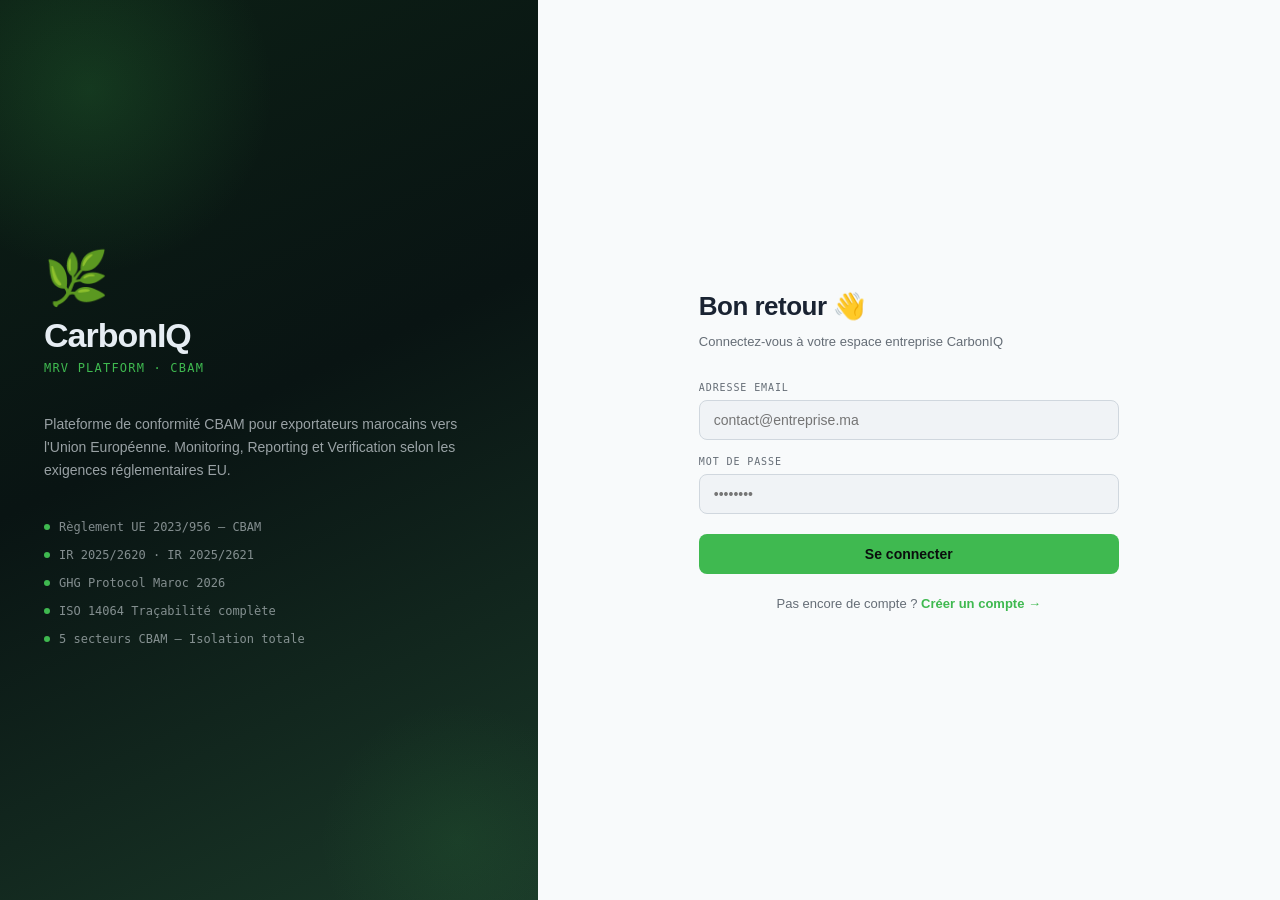
<file: frontend/index.html>
<!DOCTYPE html>
<html lang="fr">
<head>
  <meta charset="UTF-8">
  <meta name="viewport" content="width=device-width, initial-scale=1.0">
  <title>CarbonIQ — MRV Platform</title>

  <!-- Nos 3 fichiers CSS (l'ordre est important : variables en premier) -->
  <link rel="stylesheet" href="css/variables.css">
  <link rel="stylesheet" href="css/layout.css">
  <link rel="stylesheet" href="css/components.css">

  <!-- Appliquer le thème AVANT le rendu pour éviter le flash -->
  <script>
    (function() {
      var t = localStorage.getItem('carboniq-theme');
      if (!t) t = window.matchMedia('(prefers-color-scheme: dark)').matches ? 'dark' : 'light';
      document.documentElement.setAttribute('data-theme', t);
    })();
  </script>

  <style>
    /*
      Ce bloc <style> ajoute les quelques règles qui ne sont
      pas encore dans nos fichiers CSS.
    */

    /* ── Barre du haut (topbar) ────────────────── */
    .topbar {
      display: flex;
      align-items: center;
      justify-content: space-between;
      flex-wrap: wrap;
      gap: var(--espace-md);
      padding-bottom: var(--espace-lg);
      margin-bottom: var(--espace-xl);
      border-bottom: 1px solid var(--bordure);
    }
    .topbar__titre {
      font-size: var(--taille-grand);
      font-weight: 700;
      color: var(--texte);
    }
    .topbar__sous-titre {
      font-size: var(--taille-petit);
      color: var(--texte-discret);
      margin-top: 3px;
    }
    .topbar__droite {
      display: flex;
      align-items: center;
      gap: var(--espace-sm);
      flex-wrap: wrap;
    }

    /* ── Titre de section dans la sidebar ──────── */
    .sidebar__section-titre {
      font-family: var(--police-chiffre);
      font-size: 10px;
      color: var(--texte-tres-discret);
      text-transform: uppercase;
      letter-spacing: 0.12em;
      padding: var(--espace-lg) var(--espace-sm) var(--espace-xs);
    }

    /* ── Logo de la sidebar ─────────────────────── */
    .sidebar__logo {
      display: flex;
      align-items: center;
      gap: var(--espace-sm);
      padding-bottom: var(--espace-lg);
      margin-bottom: var(--espace-sm);
      border-bottom: 1px solid var(--bordure);
    }
    .sidebar__logo-emoji { font-size: 22px; }
    .sidebar__logo-nom   { font-size: var(--taille-moyen); font-weight: 700; color: var(--texte); }
    .sidebar__logo-sous  { font-family: var(--police-chiffre); font-size: var(--taille-petit); color: var(--texte-discret); }

    /* ── Pied de la sidebar ─────────────────────── */
    .sidebar__footer {
      flex-shrink: 0;
      padding: 10px 6px 12px;
      border-top: 1px solid var(--bordure);
      background: var(--fond-carte);
    }
    .sidebar__footer-entreprise {
      font-size: var(--taille-normal);
      font-weight: 600;
      color: var(--texte);
      margin-bottom: var(--espace-xs);
      white-space: nowrap;
      overflow: hidden;
      text-overflow: ellipsis;
    }
    .sidebar__footer-statut {
      display: flex;
      align-items: center;
      gap: var(--espace-xs);
      font-family: var(--police-chiffre);
      font-size: var(--taille-petit);
      color: var(--texte-discret);
      overflow: hidden;
    }
    #sidebar-api-texte {
      white-space: nowrap;
      overflow: hidden;
      text-overflow: ellipsis;
    }
    /* footer-dot-seul : caché par défaut, visible seulement en réduit */
    .footer-dot-seul {
      display: none;
      justify-content: center;
      align-items: center;
      padding: 8px 0;
    }
    /* footer-complet : visible par défaut, caché en réduit */
    .footer-complet { display: block; }
    .point-vert {
      width: 7px; height: 7px;
      border-radius: 50%;
      background: var(--vert);
      flex-shrink: 0;
      animation: pulse 2s infinite;
    }
    .point-rouge {
      width: 7px; height: 7px;
      border-radius: 50%;
      background: var(--rouge);
      flex-shrink: 0;
    }

    /* ── Système de pages ───────────────────────── */
    /* Toutes les pages sont cachées par défaut */
    .page { display: none; }
    /* La page active est visible */
    .page--active { display: block; }

    /* ── Dashboard Hero ─────────────────────────── */
    .dash-hero__top {
      display: flex;
      justify-content: space-between;
      align-items: flex-start;
      margin-bottom: var(--espace-lg);
    }
    .dash-hero__label {
      font-size: 10px;
      color: var(--texte-discret);
      text-transform: uppercase;
      letter-spacing: 0.12em;
      margin-bottom: 6px;
    }
    .dash-hero__total {
      font-family: var(--police-chiffre);
      font-size: 2.8rem;
      font-weight: 700;
      color: var(--vert);
      line-height: 1;
    }
    .dash-hero__unite { font-size: 12px; color: var(--texte-discret); margin-top: 6px; }
    .dash-bar-track {
      display: flex;
      height: 8px;
      border-radius: 4px;
      overflow: hidden;
      background: var(--fond-survol);
      margin-bottom: 8px;
    }
    .dash-bar-s1 { background: #f78166; transition: width 0.5s ease; }
    .dash-bar-s2 { background: #58a6ff; transition: width 0.5s ease; }
    .dash-bar-s3 { background: #bc8cff; transition: width 0.5s ease; }
    .dash-bar-labels { display: flex; gap: var(--espace-lg); margin-bottom: var(--espace-md); }
    .dash-bar-lbl { font-family: var(--police-chiffre); font-size: 11px; }
    .dash-mini-kpis {
      display: grid;
      grid-template-columns: repeat(4, 1fr);
      gap: var(--espace-sm);
      border-top: 1px solid var(--bordure);
      padding-top: var(--espace-md);
    }
    .dash-mini-kpi {
      padding: var(--espace-sm) var(--espace-md);
      border-radius: var(--arrondi-md);
      border-left: 3px solid transparent;
      background: var(--fond-survol);
    }
    .dash-mini-kpi--orange { border-left-color: #f78166; }
    .dash-mini-kpi--bleu   { border-left-color: #58a6ff; }
    .dash-mini-kpi--violet { border-left-color: #bc8cff; }
    .dash-mini-kpi--vert   { border-left-color: var(--vert); }

    /* ── Carte Score CBAM — mise en valeur ─────────── */
    #kpi-score-card {
      background: linear-gradient(135deg, rgba(63,185,80,0.12) 0%, rgba(63,185,80,0.04) 100%);
      border: 1px solid rgba(63,185,80,0.35);
      border-left: 3px solid var(--vert);
      box-shadow: 0 0 16px rgba(63,185,80,0.15), inset 0 1px 0 rgba(63,185,80,0.1);
      position: relative;
      overflow: hidden;
    }
    #kpi-score-card::before {
      content: 'CBAM';
      position: absolute;
      top: 6px; right: 8px;
      font-family: var(--police-chiffre);
      font-size: 9px;
      font-weight: 700;
      letter-spacing: 0.1em;
      color: rgba(63,185,80,0.45);
    }
    #kpi-score-card .dash-mini-kpi__label {
      color: var(--vert);
      font-weight: 700;
      font-size: 10px;
    }
    #kpi-score-card .dash-mini-kpi__valeur {
      font-size: 1.8rem;
      color: var(--vert);
      text-shadow: 0 0 12px rgba(63,185,80,0.5);
      line-height: 1.1;
    }
    #kpi-score-card.cbam-non-conforme {
      background: linear-gradient(135deg, rgba(239,68,68,0.12) 0%, rgba(239,68,68,0.04) 100%);
      border-color: rgba(239,68,68,0.35);
      border-left-color: var(--rouge);
      box-shadow: 0 0 16px rgba(239,68,68,0.15), inset 0 1px 0 rgba(239,68,68,0.1);
    }
    #kpi-score-card.cbam-non-conforme .dash-mini-kpi__label { color: var(--rouge); }
    #kpi-score-card.cbam-non-conforme .dash-mini-kpi__valeur {
      color: var(--rouge);
      text-shadow: 0 0 12px rgba(239,68,68,0.5);
    }
    #kpi-score-badge {
      font-size: 10px !important;
      padding: 3px 8px;
      border-radius: 99px;
      font-weight: 700;
      letter-spacing: 0.05em;
    }
    .dash-mini-kpi__label {
      font-size: 10px; color: var(--texte-discret);
      text-transform: uppercase; letter-spacing: 0.07em; margin-bottom: 4px;
    }
    .dash-mini-kpi__valeur { font-family: var(--police-chiffre); font-size: 1.15rem; font-weight: 700; }
    .dash-mini-kpi--orange .dash-mini-kpi__valeur { color: #f78166; }
    .dash-mini-kpi--bleu   .dash-mini-kpi__valeur { color: #58a6ff; }
    .dash-mini-kpi--violet .dash-mini-kpi__valeur { color: #bc8cff; }
    .dash-mini-kpi--vert   .dash-mini-kpi__valeur { color: var(--vert); }
    .dash-mini-kpi__sub { font-size: 10px; color: var(--texte-discret); margin-top: 3px; }

    /* ── Filtres analyses ───────────────────────── */
    .dash-filters-bar {
      display: flex;
      align-items: center;
      gap: var(--espace-md);
      flex-wrap: wrap;
      padding-bottom: var(--espace-sm);
      border-bottom: 1px solid var(--bordure);
      margin-bottom: var(--espace-md);
    }
    .dash-section-titre { font-size: var(--taille-normal); font-weight: 600; color: var(--texte); white-space: nowrap; }
    .dash-filter-group  { display: flex; align-items: center; gap: var(--espace-sm); }
    .dash-radio-lbl, .dash-check-lbl {
      display: flex; align-items: center; gap: 4px;
      font-family: var(--police-chiffre); font-size: 11px;
      color: var(--texte-discret); cursor: pointer; user-select: none;
      padding: 3px 7px; border-radius: 4px; transition: var(--transition);
    }
    .dash-radio-lbl input, .dash-check-lbl input { accent-color: var(--vert); cursor: pointer; }
    .dash-radio-lbl:has(input:checked)  { color: var(--texte); background: var(--fond-survol); }
    .dash-check-s1:has(input:checked)   { color: #f78166; background: rgba(247,129,102,0.08); }
    .dash-check-s2:has(input:checked)   { color: #58a6ff; background: rgba(88,166,255,0.08); }
    .dash-check-s3:has(input:checked)   { color: #bc8cff; background: rgba(188,140,255,0.08); }
    .dash-filter-meta {
      font-family: var(--police-chiffre); font-size: 11px;
      color: var(--texte-discret); background: var(--fond-survol);
      border: 1px solid var(--bordure); border-radius: var(--arrondi-md);
      padding: 3px 9px; white-space: nowrap;
    }
    /* Boutons période (7j / 3M / etc.) */
    .dash-periode-btn {
      background: transparent;
      border: 1px solid var(--bordure);
      border-radius: var(--arrondi-md);
      color: var(--texte-discret);
      font-family: var(--police-chiffre);
      font-size: 11px;
      padding: 4px 10px;
      cursor: pointer;
      transition: var(--transition);
      white-space: nowrap;
    }
    .dash-periode-btn:hover {
      border-color: var(--vert);
      color: var(--vert);
      background: var(--vert-lueur);
    }
    .dash-periode-btn--actif {
      background: rgba(63,185,80,0.12);
      border-color: #3fb950;
      color: #3fb950;
      font-weight: 600;
    }
    /* Inputs date range */
    .dash-date-input {
      background: var(--fond-page);
      border: 1px solid var(--bordure);
      border-radius: var(--arrondi-md);
      color: var(--texte);
      font-family: var(--police-chiffre);
      font-size: 11px;
      padding: 4px 8px;
      cursor: pointer;
      transition: border-color 0.15s;
      outline: none;
      width: 130px;
    }
    .dash-date-input:focus { border-color: #3fb950; }
    .dash-date-sep {
      font-size: 11px;
      color: var(--texte-discret);
      user-select: none;
    }
    .dash-donut-titre {
      font-size: 11px; color: var(--texte-discret);
      text-align: center; margin-bottom: 8px;
      font-family: var(--police-chiffre);
    }

    /* ── Actions rapides ────────────────────────── */
    .dash-actions { display: flex; gap: var(--espace-sm); align-items: center; flex-wrap: wrap; }

    /* ── Scope 3 — formulaire ───────────────────── */
    .s3-form-grid {
      display: grid;
      grid-template-columns: 1fr 1fr;
      gap: var(--espace-sm);
    }
    .s3-form-grid--3 { grid-template-columns: 1fr 1fr 1fr; }
    .s3-label {
      display: block;
      font-size: 11px;
      color: var(--texte-discret);
      margin-bottom: 4px;
      text-transform: uppercase;
      letter-spacing: 0.06em;
    }
    .s3-champ {
      width: 100%;
      box-sizing: border-box;
      background: var(--fond-carte);
      color: var(--texte);
      border: 1px solid var(--bordure);
      border-radius: var(--arrondi-md);
      padding: 8px 10px;
      font-family: var(--police-chiffre);
      font-size: 13px;
    }
    .s3-champ:focus { outline: none; border-color: var(--vert); }
    .s3-tabs {
      display: flex;
      gap: var(--espace-xs);
      margin-bottom: var(--espace-md);
    }
    .s3-tab {
      padding: 7px 18px;
      border-radius: var(--arrondi-md);
      border: 1px solid var(--bordure);
      background: transparent;
      color: var(--texte-discret);
      font-family: var(--police-chiffre);
      font-size: 12px;
      cursor: pointer;
      transition: var(--transition);
    }
    .s3-tab--actif, .s3-tab:hover {
      background: var(--vert-lueur);
      border-color: var(--vert);
      color: var(--vert);
    }
    .s3-section-conditionnelle {
      background: var(--fond-survol);
      border: 1px solid var(--bordure);
      border-radius: var(--arrondi-md);
      padding: var(--espace-md);
      margin-top: var(--espace-sm);
    }
    .s3-section-titre {
      font-size: 11px;
      color: var(--texte-discret);
      text-transform: uppercase;
      letter-spacing: 0.08em;
      margin-bottom: var(--espace-sm);
    }
    .s3-resultat {
      margin-top: var(--espace-md);
      padding: var(--espace-md);
      border-radius: var(--arrondi-md);
      font-size: 13px;
      line-height: 1.7;
    }
    .s3-resultat--ok    { background: rgba(63,185,80,0.1);  border: 1px solid rgba(63,185,80,0.3);  color: #3fb950; }
    .s3-resultat--erreur{ background: rgba(247,129,102,0.1);border: 1px solid rgba(247,129,102,0.3);color: #f78166; }
    .s3-badge-cat {
      display: inline-block;
      padding: 2px 8px;
      border-radius: 20px;
      font-size: 10px;
      font-family: var(--police-chiffre);
      background: rgba(188,140,255,0.12);
      color: #bc8cff;
      border: 1px solid rgba(188,140,255,0.25);
    }
    .s3-badge-upstream   { background: rgba(88,166,255,0.12);  color: #58a6ff;  border-color: rgba(88,166,255,0.25); }
    .s3-badge-downstream { background: rgba(247,129,102,0.12); color: #f78166;  border-color: rgba(247,129,102,0.25); }

    /* ── Sous-unité sous le chiffre d'une KPI card ── */
    .kpi__sous-unite {
      font-size: var(--taille-petit);
      color: var(--texte-discret);
      margin-top: 4px;
    }

    /* ── Onglets de période du graphique ────────── */
    #onglets-periode {
      display: flex;
      gap: var(--espace-xs);
    }
    /* Onglet actuellement sélectionné : fond vert discret + bordure verte */
    .onglet-actif {
      background: var(--vert-lueur) !important;
      border-color: var(--vert) !important;
      color: var(--vert) !important;
    }

    /* ════════════════════════════════════════════
       PANNEAU DROIT — Styles spécifiques
       Préfixe "pdr-" pour éviter toute confusion
    ════════════════════════════════════════════ */

    /* Séparateur entre les deux blocs */
    .pdr-separateur {
      border: none;
      border-top: 1px solid var(--bordure);
      margin: var(--espace-md) 0;
    }

    /* Titre de bloc (ex: "📄 Analyser une facture") */
    .pdr-titre {
      font-family: var(--police-chiffre);
      font-size: var(--taille-petit);
      color: var(--texte-discret);
      text-transform: uppercase;
      letter-spacing: 0.1em;
      margin-bottom: var(--espace-md);
    }

    /* ── Zone de drop PDF ──────────────────────── */
    .pdr-upload {
      border: 1px dashed var(--bordure);
      border-radius: var(--arrondi-md);
      padding: var(--espace-md) var(--espace-sm);
      text-align: center;
      cursor: pointer;
      transition: var(--transition);
      margin-bottom: var(--espace-sm);
    }
    .pdr-upload:hover {
      border-color: var(--vert);
      background: var(--vert-lueur);
    }
    .pdr-upload__icone { font-size: 28px; margin-bottom: var(--espace-xs); }
    .pdr-upload__texte { font-size: var(--taille-normal); color: var(--texte); }
    .pdr-upload__sous  { font-size: var(--taille-petit);  color: var(--texte-discret); margin-top: 2px; }

    /* Barre de progression de l'upload */
    .pdr-barre-conteneur {
      background: #1a3828;
      border-radius: var(--arrondi-rond);
      height: 4px;
      overflow: hidden;
      margin: var(--espace-sm) 0 var(--espace-xs);
    }
    .pdr-barre {
      height: 100%;
      background: var(--vert);
      width: 0%;
      transition: width 150ms ease;
    }
    .pdr-statut {
      font-family: var(--police-chiffre);
      font-size: var(--taille-petit);
      color: var(--texte-discret);
    }

    /* Mini tableau de résultat d'extraction */
    .pdr-mini-tableau {
      width: 100%;
      border-collapse: collapse;
      font-size: var(--taille-petit);
      margin-top: var(--espace-sm);
    }
    .pdr-mini-tableau td {
      padding: 4px var(--espace-xs);
      border-bottom: 1px solid var(--bordure);
    }
    .pdr-mini-tableau td:first-child { color: var(--texte-discret); }
    .pdr-mini-tableau td:last-child  {
      color: var(--texte);
      font-family: var(--police-chiffre);
      text-align: right;
    }

    /* ── Chat IA ────────────────────────────────── */
    .pdr-chat-header {
      display: flex;
      align-items: center;
      justify-content: space-between;
      margin-bottom: var(--espace-md);
    }

    /* Zone des messages */
    .pdr-messages {
      height: 220px;
      overflow-y: auto;
      display: flex;
      flex-direction: column;
      gap: 6px;
      margin-bottom: var(--espace-sm);
      padding: 4px 2px 4px 0;
    }
    .pdr-messages { scrollbar-width: thin; scrollbar-color: var(--bordure) transparent; }
    .pdr-messages::-webkit-scrollbar { width: 4px; }
    .pdr-messages::-webkit-scrollbar-track { background: transparent; }
    .pdr-messages::-webkit-scrollbar-thumb { background: var(--bordure); border-radius: 99px; }
    .pdr-messages::-webkit-scrollbar-thumb:hover { background: var(--texte-discret); }

    /* Bulle de base */
    .pdr-msg {
      font-size: 0.8rem;
      line-height: 1.55;
      padding: 8px 12px;
      border-radius: 12px;
      max-width: 88%;
      word-break: break-word;
    }

    /* Bulle IA — fond adaptatif selon le thème */
    .pdr-msg--ia {
      background: var(--fond-survol);
      color: var(--texte);
      border: 1px solid var(--bordure-legere);
      align-self: flex-start;
      border-bottom-left-radius: 3px;
    }

    /* Bulle utilisateur — vert vif, texte blanc toujours */
    .pdr-msg--user {
      background: var(--vert);
      color: #ffffff;
      align-self: flex-end;
      font-weight: 500;
      border-bottom-right-radius: 3px;
    }

    /* Suggestions rapides */
    .pdr-suggestions {
      display: flex;
      flex-wrap: wrap;
      gap: 5px;
      margin-bottom: var(--espace-sm);
    }
    .pdr-pill {
      background: transparent;
      border: 1px solid var(--bordure);
      border-radius: var(--arrondi-rond);
      color: var(--texte-discret);
      font-family: var(--police-texte);
      font-size: 10px;
      padding: 4px 10px;
      cursor: pointer;
      transition: var(--transition);
      white-space: nowrap;
    }
    .pdr-pill:hover {
      border-color: var(--vert);
      color: var(--vert);
      background: var(--fond-survol);
    }

    /* Zone input + bouton envoyer */
    .pdr-input-zone {
      display: flex;
      gap: 6px;
      align-items: center;
    }
    .pdr-input {
      flex: 1;
      background: var(--fond-input);
      border: 1px solid var(--bordure);
      border-radius: 20px;
      padding: 8px 14px;
      color: var(--texte);
      font-size: 0.8rem;
      font-family: var(--police-texte);
      outline: none;
      transition: var(--transition);
    }
    .pdr-input:focus { border-color: var(--vert); box-shadow: 0 0 0 2px var(--vert-lueur); }
    .pdr-input::placeholder { color: var(--texte-tres-discret); }
    .pdr-btn-envoyer {
      width: 34px;
      height: 34px;
      background: var(--vert);
      color: #ffffff;
      border: none;
      border-radius: 50%;
      font-size: 15px;
      font-weight: 700;
      cursor: pointer;
      transition: var(--transition);
      flex-shrink: 0;
      display: flex;
      align-items: center;
      justify-content: center;
    }
    .pdr-btn-envoyer:hover { opacity: 0.85; transform: scale(1.05); }

    /* ── Badges de type IA ──────────────────────── */
    .chat-tag {
      display: inline-block;
      font-family: var(--police-chiffre);
      font-size: 9px;
      font-weight: 700;
      letter-spacing: 0.1em;
      padding: 2px 7px;
      border-radius: 4px;
      vertical-align: middle;
      margin-bottom: 2px;
      text-transform: uppercase;
    }
    .chat-tag--diagnostic    { background: rgba(88,166,255,0.15);  color: #58a6ff; border: 1px solid rgba(88,166,255,0.3); }
    .chat-tag--simulation    { background: rgba(188,140,255,0.15); color: #bc8cff; border: 1px solid rgba(188,140,255,0.3); }
    .chat-tag--alerte        { background: rgba(248,81,73,0.15);   color: #f85149; border: 1px solid rgba(248,81,73,0.3); }
    .chat-tag--prescription  { background: rgba(63,185,80,0.15);   color: #3fb950; border: 1px solid rgba(63,185,80,0.3); }
    .chat-tag--reglementaire { background: rgba(227,179,65,0.15);  color: #e3b341; border: 1px solid rgba(227,179,65,0.3); }

    /* ── FAB Chat ───────────────────────────────── */
    .chat-fab-wrapper {
      position: fixed;
      bottom: clamp(12px, 2vh, 24px);
      right: clamp(12px, 2vw, 24px);
      z-index: 500;
      display: flex;
      flex-direction: row;
      align-items: flex-end;
      gap: 10px;
    }

    /* Bulle message sortante */
    .chat-fab-bubble {
      background: var(--fond-carte);
      border: 1px solid var(--bordure);
      border-radius: 14px 14px 14px 4px;
      padding: 10px 14px;
      font-size: 12.5px;
      color: var(--texte);
      line-height: 1.5;
      box-shadow: 0 4px 20px rgba(0,0,0,0.2);
      animation: bubbleIn 0.45s cubic-bezier(0.34,1.56,0.64,1) both;
      white-space: nowrap;
    }
    @keyframes bubbleIn {
      from { opacity: 0; transform: scale(0.75) translateX(20px); }
      to   { opacity: 1; transform: scale(1)    translateX(0); }
    }

    /* Bouton FAB — icône seule, pas de cercle */
    .chat-fab {
      background: none;
      border: none;
      padding: 4px;
      display: flex;
      align-items: center;
      justify-content: center;
      cursor: pointer;
      user-select: none;
      flex-shrink: 0;
      filter: drop-shadow(0 2px 8px rgba(63,185,80,0.5));
      transition: transform 0.2s, filter 0.2s;
    }
    .chat-fab:hover {
      transform: scale(1.12);
      filter: drop-shadow(0 4px 14px rgba(63,185,80,0.75));
    }

    /* ── Chat Overlay (popup) ────────────────────── */
    .chat-overlay {
      position: fixed;
      bottom: clamp(72px, 9vh, 96px);
      right: clamp(12px, 2vw, 24px);
      width: min(370px, calc(100vw - 24px));
      max-height: min(580px, 78vh);
      z-index: 600;
      background: var(--fond-carte);
      border: 1px solid var(--bordure);
      border-radius: 16px;
      display: flex;
      flex-direction: column;
      box-shadow: 0 12px 48px rgba(0,0,0,0.65);
      overflow: hidden;
      animation: chatSlideUp 0.22s ease;
    }
    @keyframes chatSlideUp {
      from { opacity: 0; transform: translateY(16px); }
      to   { opacity: 1; transform: translateY(0); }
    }
    .chat-ov-header {
      display: flex;
      align-items: center;
      justify-content: space-between;
      padding: 14px 16px 12px;
      border-bottom: 1px solid var(--bordure);
      flex-shrink: 0;
    }
    .chat-ov-header-left {
      display: flex;
      align-items: center;
      gap: 8px;
    }
    .chat-ov-title {
      font-family: var(--police-chiffre);
      font-size: 13px;
      color: var(--texte);
    }
    .chat-ov-close {
      background: transparent;
      border: none;
      color: var(--texte-discret);
      cursor: pointer;
      font-size: 18px;
      line-height: 1;
      padding: 2px 6px;
      border-radius: 6px;
      transition: background 0.15s, color 0.15s;
    }
    .chat-ov-close:hover { background: var(--fond-survol); color: var(--texte); }
    .chat-ov-body {
      flex: 1;
      overflow: hidden;
      display: flex;
      flex-direction: column;
      padding: 12px;
      gap: 8px;
      min-height: 0;
    }

    /* ════════════════════════════════════════════
       ARCHITECTURE SECTEUR ACTIF — 3 NIVEAUX
    ════════════════════════════════════════════ */

    /* ── Level 1 : strip de chips en haut du contenu ── */
    .secteur-strip-wrapper {
      display: none;
      padding: 0 0 var(--espace-md);
      margin-bottom: var(--espace-md);
      border-bottom: 1px solid var(--bordure);
    }
    .secteur-strip {
      display: flex;
      align-items: center;
      gap: 6px;
      flex-wrap: wrap;
    }
    .secteur-strip__label {
      font-family: var(--police-chiffre);
      font-size: 10px;
      color: var(--texte-tres-discret);
      text-transform: uppercase;
      letter-spacing: 0.1em;
      white-space: nowrap;
      margin-right: 2px;
    }
    .secteur-chip {
      display: inline-flex;
      align-items: center;
      gap: 5px;
      padding: 4px 12px 4px 9px;
      border-radius: 99px;
      border: 1.5px solid var(--bordure);
      background: transparent;
      color: var(--texte-discret);
      font-family: var(--police-chiffre);
      font-size: 11px;
      font-weight: 600;
      cursor: pointer;
      transition: all 0.2s ease;
      white-space: nowrap;
    }
    .secteur-chip:hover { opacity: 0.85; }
    .secteur-chip--actif {
      font-weight: 700;
    }
    .secteur-chip__dot {
      width: 6px;
      height: 6px;
      border-radius: 50%;
      flex-shrink: 0;
    }

    /* ── Level 2 : items sidebar avec couleur dédiée ── */
    .sidebar__secteur-item {
      display: flex;
      align-items: center;
      gap: 8px;
      padding: 7px 10px;
      border-radius: var(--arrondi-md);
      cursor: pointer;
      transition: var(--transition);
      margin-bottom: 2px;
      border-left: 3px solid transparent;
    }
    .sidebar__secteur-item:hover { background: var(--fond-survol); }
    .sidebar__secteur-item--actif { background: var(--fond-survol); }
    .secteur-item__dot {
      width: 8px;
      height: 8px;
      border-radius: 50%;
      flex-shrink: 0;
    }
    .secteur-item__label {
      font-size: 12px;
      white-space: nowrap;
      overflow: hidden;
      text-overflow: ellipsis;
    }
    .secteur-item__col {
      margin-left: auto;
      font-family: var(--police-chiffre);
      font-size: 9px;
      padding: 2px 5px;
      border-radius: 3px;
      font-weight: 700;
      white-space: nowrap;
      flex-shrink: 0;
    }
    /* en mode réduit : masquer les textes, centrer le dot */
    .sidebar--reduite .secteur-item__label,
    .sidebar--reduite .secteur-item__col { display: none; }
    .sidebar--reduite .sidebar__secteur-item { justify-content: center; padding: 8px 0; }

    /* ── Level 1 (profil) : chips de sélection multi-secteur ── */
    .profil-secteur-chip {
      display: inline-flex;
      align-items: center;
      gap: 6px;
      padding: 6px 14px;
      border-radius: 99px;
      border: 1.5px solid var(--bordure);
      background: transparent;
      color: var(--texte-discret);
      font-family: var(--police-chiffre);
      font-size: 12px;
      font-weight: 400;
      cursor: pointer;
      transition: all 0.2s ease;
      user-select: none;
    }
    .profil-secteur-chip:hover { opacity: 0.85; }
    .profil-secteur-chip--actif { font-weight: 600; }

    /* ── Dashboard : carte résultats secteur actif ── */
    .dash-secteur-card {
      border-radius: var(--rayon);
      background: var(--fond-carte);
      border: 1px solid var(--bordure);
      padding: var(--espace-md);
      margin-bottom: var(--espace-md);
      border-left-width: 3px;
      transition: border-color .3s;
    }
    .dash-secteur-card__header {
      display: flex;
      align-items: center;
      justify-content: space-between;
      margin-bottom: 14px;
      flex-wrap: wrap;
      gap: 8px;
    }
    .dash-secteur-card__kpis {
      display: grid;
      grid-template-columns: repeat(4, 1fr);
      gap: 8px;
      margin-bottom: 14px;
    }
    @media (max-width: 700px) {
      .dash-secteur-card__kpis { grid-template-columns: repeat(2,1fr); }
    }
    .dash-secteur-kpi {
      background: var(--fond-survol);
      border-radius: 8px;
      padding: 10px 12px;
    }
    .dash-secteur-kpi__label {
      font-size: 9px;
      color: var(--texte-discret);
      text-transform: uppercase;
      letter-spacing: .06em;
      margin-bottom: 4px;
    }
    .dash-secteur-kpi__val {
      font-family: var(--police-chiffre);
      font-size: 1.2rem;
      font-weight: 700;
    }
    .dash-secteur-kpi__sub {
      font-size: 9px;
      color: var(--texte-discret);
      margin-top: 2px;
    }
    /* Gauge bar */
    .dash-secteur-gauge { margin-top: 2px; }
    .dash-secteur-gauge__track {
      height: 6px;
      background: var(--fond-survol);
      border-radius: 3px;
      overflow: hidden;
    }
    .dash-secteur-gauge__fill {
      height: 100%;
      border-radius: 3px;
      transition: width .8s cubic-bezier(.4,0,.2,1);
    }
    /* Toast notification */
    #secteur-calc-toast {
      position: fixed;
      bottom: 24px;
      right: 24px;
      z-index: 9999;
      background: var(--fond-carte);
      border: 1px solid var(--bordure);
      border-radius: 12px;
      padding: 14px 18px;
      box-shadow: 0 8px 32px rgba(0,0,0,.45);
      display: flex;
      align-items: center;
      gap: 14px;
      min-width: 280px;
      max-width: 360px;
      transform: translateY(120%);
      opacity: 0;
      transition: transform .35s cubic-bezier(.34,1.56,.64,1), opacity .3s;
      pointer-events: none;
    }
    #secteur-calc-toast.toast--visible {
      transform: translateY(0);
      opacity: 1;
      pointer-events: all;
    }
    .toast__icon { font-size: 20px; flex-shrink: 0; }
    .toast__body { flex: 1; min-width: 0; }
    .toast__title { font-size: 12px; font-weight: 700; color: var(--texte); }
    .toast__sub   { font-size: 10px; color: var(--texte-discret); margin-top: 1px; }
    .toast__btn {
      padding: 7px 14px;
      border: none;
      border-radius: 7px;
      font-size: 11px;
      font-weight: 700;
      cursor: pointer;
      white-space: nowrap;
      flex-shrink: 0;
    }
    .toast__close {
      background: none;
      border: none;
      cursor: pointer;
      color: var(--texte-discret);
      font-size: 14px;
      padding: 2px 4px;
      flex-shrink: 0;
    }
  </style>
</head>

<body>

<!-- ════ HEADER — pleine largeur ════ -->
<header class="page-header">
  <div class="page-header__gauche">
    <h1 class="topbar__titre" id="titre-page">Tableau de bord 🌿</h1>
    <p class="topbar__sous-titre">CarbonIQ · MRV Platform</p>
  </div>
  <div class="page-header__droite">
    <div class="theme-toggle">
      <button class="theme-toggle__btn" id="theme-toggle" aria-label="Basculer le thème">
        <svg class="theme-toggle__icon theme-toggle__icon--moon" viewBox="0 0 24 24" fill="none" stroke="currentColor" stroke-width="2" stroke-linecap="round" stroke-linejoin="round">
          <path d="M21 12.79A9 9 0 1 1 11.21 3 7 7 0 0 0 21 12.79z"/>
        </svg>
        <svg class="theme-toggle__icon theme-toggle__icon--sun" viewBox="0 0 24 24" fill="none">
          <circle cx="12" cy="12" r="5" fill="currentColor"/>
          <line x1="12" y1="1" x2="12" y2="3" stroke="currentColor" stroke-width="2"/>
          <line x1="12" y1="21" x2="12" y2="23" stroke="currentColor" stroke-width="2"/>
          <line x1="4.22" y1="4.22" x2="5.64" y2="5.64" stroke="currentColor" stroke-width="2"/>
          <line x1="18.36" y1="18.36" x2="19.78" y2="19.78" stroke="currentColor" stroke-width="2"/>
          <line x1="1" y1="12" x2="3" y2="12" stroke="currentColor" stroke-width="2"/>
          <line x1="21" y1="12" x2="23" y2="12" stroke="currentColor" stroke-width="2"/>
          <line x1="4.22" y1="19.78" x2="5.64" y2="18.36" stroke="currentColor" stroke-width="2"/>
          <line x1="18.36" y1="5.64" x2="19.78" y2="4.22" stroke="currentColor" stroke-width="2"/>
        </svg>
      </button>
    </div>
    <button class="alerte-cloche" id="header-alerte-btn" onclick="allerPage('alertes')" title="Voir les alertes">
      <svg class="alerte-cloche__icone" viewBox="0 0 24 24" fill="none" stroke="currentColor" stroke-width="2" stroke-linecap="round" stroke-linejoin="round">
        <path d="M18 8A6 6 0 0 0 6 8c0 7-3 9-3 9h18s-3-2-3-9"/>
        <path d="M13.73 21a2 2 0 0 1-3.46 0"/>
      </svg>
      <span class="alerte-cloche__badge" id="header-alerte-count" style="display:none;">0</span>
    </button>
    <span id="topbar-cbam-badge" class="cbam-badge cbam-badge--attente">
      <span class="cbam-badge__dot"></span>
      <span id="topbar-cbam-texte">CBAM —</span>
    </span>
  </div>
</header>

<!-- ════ WRAPPER : grille 2 colonnes (contenu | menu) ════ -->
<div class="main-wrapper">

<!-- CONTENU — colonne 1 (gauche) -->
<main class="main">

  <!-- ══ SECTEUR ACTIF STRIP — Level 1 (persistant sur toutes les pages) ══ -->
  <div class="secteur-strip-wrapper" id="secteur-strip-wrapper">
    <div style="display:flex;align-items:center;gap:8px;flex-wrap:wrap;">
      <span class="secteur-strip__label">Secteur :</span>
      <div class="secteur-strip" id="secteur-strip"></div>
    </div>
  </div>

  <!-- ══ PAGE : DASHBOARD ════════════════════════ -->
  <section id="page-dashboard" class="page page--active">

    <!-- ─── SECTION 1 : HERO ──────────────────────── -->
    <div class="carte" style="margin-bottom:var(--espace-md);">

      <!-- Total + tendance -->
      <div class="dash-hero__top">
        <div>
          <div class="dash-hero__label">Total Émissions GHG Protocol</div>
          <div class="dash-hero__total" id="kpi-total">—</div>
          <div class="dash-hero__unite">tonnes CO₂e · Scope 1 + 2 + 3</div>
        </div>
      </div>

      <!-- Barre de répartition -->
      <div class="dash-bar-track">
        <div class="dash-bar-s1" id="hero-bar-s1" style="width:0%"></div>
        <div class="dash-bar-s2" id="hero-bar-s2" style="width:0%"></div>
        <div class="dash-bar-s3" id="hero-bar-s3" style="width:0%"></div>
      </div>
      <div class="dash-bar-labels">
        <span class="dash-bar-lbl" style="color:#f78166">Scope 1 · <span id="hero-pct-s1">—</span></span>
        <span class="dash-bar-lbl" style="color:#58a6ff">Scope 2 · <span id="hero-pct-s2">—</span></span>
        <span class="dash-bar-lbl" style="color:#bc8cff">Scope 3 · <span id="hero-pct-s3">—</span></span>
      </div>

      <!-- 4 mini KPI -->
      <div class="dash-mini-kpis">
        <div class="dash-mini-kpi dash-mini-kpi--orange">
          <div class="dash-mini-kpi__label">Scope 1</div>
          <div class="dash-mini-kpi__valeur" id="kpi-scope1">—</div>
          <div class="dash-mini-kpi__sub">t · Direct</div>
        </div>
        <div class="dash-mini-kpi dash-mini-kpi--bleu">
          <div class="dash-mini-kpi__label">Scope 2</div>
          <div class="dash-mini-kpi__valeur" id="kpi-scope2">—</div>
          <div class="dash-mini-kpi__sub">t · Indirect</div>
        </div>
        <div class="dash-mini-kpi dash-mini-kpi--violet">
          <div class="dash-mini-kpi__label">Scope 3</div>
          <div class="dash-mini-kpi__valeur" id="kpi-scope3">—</div>
          <div class="dash-mini-kpi__sub">t · Chaîne valeur</div>
        </div>
        <div class="dash-mini-kpi dash-mini-kpi--vert" id="kpi-score-card">
          <div class="dash-mini-kpi__label">Score CBAM</div>
          <div class="dash-mini-kpi__valeur" id="kpi-score">—</div>
          <div class="dash-mini-kpi__sub">
            <span id="kpi-score-badge" class="badge badge-ok" style="font-size:9px;">—</span>
          </div>
        </div>
      </div>
    </div>


    <!-- ─── SECTION 1b : SECTEUR ACTIF (résultats CBAM) ─── -->
    <div id="dash-secteur-card" style="display:none;"></div>

    <!-- ─── SECTION 2 : ANALYSES & FILTRES ─────────── -->
    <div class="carte" style="margin-bottom:var(--espace-md);">

      <!-- Barre de filtres -->
      <div class="dash-filters-bar">
        <span class="dash-section-titre">📊 Évolution</span>

        <!-- Période rapide -->
        <div class="dash-filter-group">
          <button class="dash-periode-btn" data-days="7"   onclick="dashPeriode(this,7)">7j</button>
          <button class="dash-periode-btn" data-days="90"  onclick="dashPeriode(this,90)">3M</button>
          <button class="dash-periode-btn dash-periode-btn--actif" data-days="180" onclick="dashPeriode(this,180)">6M</button>
          <button class="dash-periode-btn" data-days="270" onclick="dashPeriode(this,270)">9M</button>
          <button class="dash-periode-btn" data-days="365" onclick="dashPeriode(this,365)">1an</button>
        </div>

        <!-- Date range picker dynamique -->
        <div class="dash-filter-group">
          <span class="dash-date-sep">📅</span>
          <input type="date" id="dash-date-debut" class="dash-date-input" onchange="dashDateChange()" title="Date de début">
          <span class="dash-date-sep">→</span>
          <input type="date" id="dash-date-fin"   class="dash-date-input" onchange="dashDateChange()" title="Date de fin">
        </div>

        <!-- Scopes -->
        <div class="dash-filter-group" style="margin-left:auto;">
          <label class="dash-check-lbl dash-check-s1"><input type="checkbox" id="f-s1" checked onchange="dashApplyFilters()"> S1</label>
          <label class="dash-check-lbl dash-check-s2"><input type="checkbox" id="f-s2" checked onchange="dashApplyFilters()"> S2</label>
          <label class="dash-check-lbl dash-check-s3"><input type="checkbox" id="f-s3" checked onchange="dashApplyFilters()"> S3</label>
        </div>
      </div>

      <!-- Graphique ligne + Donut côte à côte -->
      <div style="display:grid;grid-template-columns:2.4fr 1fr;gap:var(--espace-xl);align-items:start;margin-top:var(--espace-sm);">

        <!-- Graphique ligne -->
        <div style="position:relative;height:300px;">
          <canvas id="chartEmissions"></canvas>
        </div>

        <!-- Donut -->
        <div style="display:flex;flex-direction:column;align-items:center;gap:6px;">
          <div class="dash-donut-titre" id="dash-donut-titre">Répartition — 3 Scopes</div>
          <div style="position:relative;height:280px;width:100%;">
            <canvas id="scopes-chart"></canvas>
          </div>
        </div>

      </div>
    </div>


    <!-- ─── SECTION 3 : ACTIONS RAPIDES ─────────────── -->
    <div class="carte">
      <div class="carte__entete" style="margin-bottom:var(--espace-sm);">
        <div class="carte__titre">Actions rapides</div>
      </div>
      <div class="dash-actions">
        <button class="btn btn-primaire" onclick="allerPage('activites')">+ Ajouter activité</button>
        <button class="btn btn-primaire" onclick="allerPage('rapports')">📄 Générer rapport</button>
        <button class="btn btn-contour"  onclick="allerPage('alertes')">
          ⚠ Alertes <span id="actions-alertes-badge" class="badge badge-error" style="margin-left:4px;">2</span>
        </button>
      </div>
    </div>

  </section>


  <!-- ══ PAGE : ACTIVITÉS ════════════════════════ -->
  <section id="page-activites" class="page">

    <!-- Formulaire d'ajout -->
    <div class="carte" style="margin-bottom:var(--espace-md);">
      <div class="carte__entete">
        <div class="carte__titre">➕ Ajouter une activité</div>
      </div>
      <div style="display:grid;grid-template-columns:repeat(4,1fr) auto;gap:var(--espace-sm);align-items:end;">
        <div>
          <label style="display:block;font-size:11px;color:var(--texte-discret);margin-bottom:4px;">Source</label>
          <select id="act-source" onchange="updateUnite()" style="width:100%;background:var(--fond-carte);color:var(--texte);border:1px solid var(--bordure);border-radius:6px;padding:8px 10px;font-family:Consolas;font-size:13px;">
            <option value="electricity">Électricité</option>
            <option value="fuel">Fuel</option>
            <option value="gas">Gaz naturel</option>
          </select>
        </div>
        <div>
          <label style="display:block;font-size:11px;color:var(--texte-discret);margin-bottom:4px;">Quantité <span style="color:var(--rouge);">*</span></label>
          <input id="act-quantite" type="number" min="0" step="any" placeholder="ex: 1500"
            style="width:100%;background:var(--fond-carte);color:var(--texte);border:1px solid var(--bordure);border-radius:6px;padding:8px 10px;font-family:Consolas;font-size:13px;box-sizing:border-box;transition:border-color .2s;">
        </div>
        <div>
          <label style="display:block;font-size:11px;color:var(--texte-discret);margin-bottom:4px;">Unité</label>
          <input id="act-unite" type="text" readonly
            style="width:100%;background:var(--fond-survol);color:var(--texte-discret);border:1px solid var(--bordure);border-radius:6px;padding:8px 10px;font-family:Consolas;font-size:13px;box-sizing:border-box;">
        </div>
        <div>
          <label style="display:block;font-size:11px;color:var(--texte-discret);margin-bottom:4px;">Date <span style="color:var(--rouge);">*</span></label>
          <input id="act-date" type="date"
            style="width:100%;background:var(--fond-carte);color:var(--texte);border:1px solid var(--bordure);border-radius:6px;padding:8px 10px;font-family:Consolas;font-size:13px;box-sizing:border-box;transition:border-color .2s;">
        </div>
        <button class="btn btn-primaire" onclick="ajouterActivite()">💾 Ajouter</button>
      </div>
    </div>

    <!-- Tableau des activités -->
    <div class="carte">
      <div class="carte__entete">
        <div class="carte__titre">Activités enregistrées</div>
        <span class="badge badge-ok" id="act-count">— lignes</span>
      </div>

      <!-- Stats -->
      <div id="stats-activites" style="font-family:Consolas;font-size:12px;margin-bottom:14px;color:var(--texte-discret);"></div>

      <!-- Filtres -->
      <div style="display:flex;gap:10px;margin-bottom:14px;">
        <input type="text" id="filtre-search" class="champ"
          placeholder="🔍 Rechercher par source, date..."
          oninput="filtrerActivites()"
          style="flex:1;padding:8px 10px;font-size:12px;"/>
        <select id="filtre-scope" class="champ" onchange="filtrerActivites()"
          style="width:140px;padding:8px 10px;font-size:12px;">
          <option value="">Tous les scopes</option>
          <option value="1">Scope 1</option>
          <option value="2">Scope 2</option>
        </select>
      </div>

      <div class="tableau-conteneur">
        <table class="tableau">
          <thead>
            <tr>
              <th style="width:50px;">ID</th>
              <th style="width:110px;">SOURCE</th>
              <th style="width:140px;">QTÉ</th>
              <th style="width:110px;">DATE</th>
              <th style="width:100px;">CO₂ (KG)</th>
              <th style="width:120px;">ACTION</th>
            </tr>
          </thead>
          <tbody id="activites-tbody">
            <tr><td colspan="6" style="text-align:center;color:var(--texte-discret);padding:20px;">Chargement...</td></tr>
          </tbody>
        </table>
      </div>

      <!-- Pagination -->
      <div id="pagination"></div>
    </div>

  </section>


  <!-- ══ PAGE : ALERTES ═════════════════════════ -->
  <section id="page-alertes" class="page">

    <div style="display:flex;align-items:center;justify-content:space-between;margin-bottom:var(--espace-md);">
      <span style="font-size:12px;color:var(--texte-discret);" id="alertes-timestamp"></span>
      <button class="btn btn-contour" onclick="chargerAlertes()" style="font-size:12px;">↻ Actualiser</button>
    </div>

    <div id="alertes-contenu">
      <div style="text-align:center;padding:40px;color:var(--texte-discret);">⏳ Analyse des alertes...</div>
    </div>

  </section>


  <!-- ══ PAGE : MONITORING IoT / ERP ═══════════ -->
  <section id="page-monitoring" class="page">

    <!-- Topbar -->
    <div class="topbar">
      <div>
        <div class="topbar__titre">Monitoring IoT / ERP</div>
        <div class="topbar__sous-titre">Flux de données temps réel — capteurs et imports</div>
      </div>
      <div class="topbar__droite">
        <span id="monitoring-refresh-label" style="font-size:11px;color:var(--texte-discret);">Actualisation auto 10s</span>
        <button class="btn btn-contour" onclick="chargerMonitoring()" style="font-size:12px;">↻ Actualiser</button>
        <button class="btn btn-primaire" onclick="exporterMonitoringCSV()" style="font-size:12px;">⬇ Export CSV</button>
      </div>
    </div>

    <!-- Statut capteurs -->
    <div id="monitoring-capteurs" style="display:grid;grid-template-columns:repeat(auto-fill,minmax(200px,1fr));gap:var(--espace-md);margin-bottom:var(--espace-lg);"></div>

    <!-- Filtres -->
    <div class="carte" style="margin-bottom:var(--espace-md);">
      <div style="display:flex;flex-wrap:wrap;gap:var(--espace-md);align-items:flex-end;">
        <div>
          <div style="font-size:11px;color:var(--texte-discret);margin-bottom:4px;text-transform:uppercase;letter-spacing:.06em;">Source</div>
          <select id="m-filtre-methode" onchange="chargerMonitoring()" style="background:var(--surface-eleve);color:var(--texte);border:1px solid var(--bordure);border-radius:6px;padding:6px 10px;font-size:13px;">
            <option value="">Toutes</option>
            <option value="iot">IoT</option>
            <option value="erp">ERP</option>
            <option value="manuel">Manuel</option>
            <option value="pdf">PDF</option>
          </select>
        </div>
        <div>
          <div style="font-size:11px;color:var(--texte-discret);margin-bottom:4px;text-transform:uppercase;letter-spacing:.06em;">Énergie</div>
          <select id="m-filtre-source" onchange="chargerMonitoring()" style="background:var(--surface-eleve);color:var(--texte);border:1px solid var(--bordure);border-radius:6px;padding:6px 10px;font-size:13px;">
            <option value="">Toutes</option>
            <option value="electricity">Électricité</option>
            <option value="fuel">Fuel</option>
            <option value="gas">Gaz</option>
          </select>
        </div>
        <div>
          <div style="font-size:11px;color:var(--texte-discret);margin-bottom:4px;text-transform:uppercase;letter-spacing:.06em;">Du</div>
          <input type="date" id="m-filtre-from" onchange="chargerMonitoring()" style="background:var(--surface-eleve);color:var(--texte);border:1px solid var(--bordure);border-radius:6px;padding:6px 10px;font-size:13px;">
        </div>
        <div>
          <div style="font-size:11px;color:var(--texte-discret);margin-bottom:4px;text-transform:uppercase;letter-spacing:.06em;">Au</div>
          <input type="date" id="m-filtre-to" onchange="chargerMonitoring()" style="background:var(--surface-eleve);color:var(--texte);border:1px solid var(--bordure);border-radius:6px;padding:6px 10px;font-size:13px;">
        </div>
        <div style="margin-left:auto;">
          <div style="font-size:11px;color:var(--texte-discret);margin-bottom:4px;">&nbsp;</div>
          <button class="btn btn-contour" onclick="reinitialiserFiltresMonitoring()" style="font-size:12px;">✕ Réinitialiser</button>
        </div>
      </div>
      <div style="margin-top:var(--espace-sm);font-size:12px;color:var(--texte-discret);" id="monitoring-count-label"></div>
    </div>

    <!-- Graphique tendance -->
    <div class="carte" style="margin-bottom:var(--espace-md);">
      <div class="carte__entete">
        <div class="carte__titre">Tendance CO₂ par source</div>
        <div class="carte__sous-titre" id="monitoring-chart-subtitle">Dernières 50 mesures filtrées</div>
      </div>
      <div style="height:220px;position:relative;">
        <canvas id="monitoring-chart"></canvas>
      </div>
    </div>

    <!-- Table flux live -->
    <div class="carte">
      <div class="carte__entete">
        <div class="carte__titre">Flux de données</div>
        <div class="carte__sous-titre">Entrées les plus récentes en premier</div>
      </div>
      <div style="overflow-x:auto;">
        <table style="width:100%;border-collapse:collapse;font-size:13px;" id="monitoring-table">
          <thead>
            <tr style="border-bottom:1px solid var(--bordure);">
              <th style="text-align:left;padding:8px 10px;color:var(--texte-discret);font-weight:500;font-size:11px;text-transform:uppercase;letter-spacing:.06em;">ID</th>
              <th style="text-align:left;padding:8px 10px;color:var(--texte-discret);font-weight:500;font-size:11px;text-transform:uppercase;letter-spacing:.06em;">Source</th>
              <th style="text-align:left;padding:8px 10px;color:var(--texte-discret);font-weight:500;font-size:11px;text-transform:uppercase;letter-spacing:.06em;">Capteur / Document</th>
              <th style="text-align:right;padding:8px 10px;color:var(--texte-discret);font-weight:500;font-size:11px;text-transform:uppercase;letter-spacing:.06em;">Quantité</th>
              <th style="text-align:right;padding:8px 10px;color:var(--texte-discret);font-weight:500;font-size:11px;text-transform:uppercase;letter-spacing:.06em;">CO₂ (kg)</th>
              <th style="text-align:left;padding:8px 10px;color:var(--texte-discret);font-weight:500;font-size:11px;text-transform:uppercase;letter-spacing:.06em;">Date</th>
              <th style="text-align:left;padding:8px 10px;color:var(--texte-discret);font-weight:500;font-size:11px;text-transform:uppercase;letter-spacing:.06em;">Horodatage</th>
              <th style="text-align:center;padding:8px 10px;color:var(--texte-discret);font-weight:500;font-size:11px;text-transform:uppercase;letter-spacing:.06em;">Méthode</th>
            </tr>
          </thead>
          <tbody id="monitoring-tbody">
            <tr><td colspan="8" style="text-align:center;padding:30px;color:var(--texte-discret);">⏳ Chargement...</td></tr>
          </tbody>
        </table>
      </div>
    </div>

  </section>


  <!-- ══ PAGE : IMPORT PDF ══════════════════════ -->
  <section id="page-import" class="page">
    <div class="carte">
      <div class="carte__entete">
        <div class="carte__titre">Importer des données</div>
        <div class="carte__sous-titre">PDF · CSV · XLSX — max 10 MB</div>
      </div>

      <!-- Zone de drop — géré par importInitZone() -->
      <div class="upload" id="zone-upload">
        <div class="upload__icone">📄</div>
        <div class="upload__texte">Glisser un fichier ici ou cliquer pour parcourir</div>
        <div class="upload__sous-texte">Formats acceptés : PDF, CSV, XLSX</div>
        <div class="upload__progression" id="conteneur-barre" style="display:none; margin-top:16px;">
          <div class="upload__barre" id="barre-upload"></div>
        </div>
      </div>

      <!-- Input fichier invisible -->
      <input type="file" id="fichier-input" accept=".pdf" style="display:none;">

      <!-- Résultat de l'extraction — rempli dynamiquement -->
      <div id="import-resultat" style="display:none; margin-top:var(--espace-md);"></div>
    </div>
  </section>


  <!-- ══ PAGE : CONFORMITÉ CBAM ════════════════ -->
  <section id="page-cbam" class="page">

    <!-- Spinner chargement -->
    <div id="cbam-chargement" style="text-align:center;padding:50px;color:var(--texte-discret);">
      <div style="font-size:32px;margin-bottom:12px;">🛡️</div>
      <div>Calcul de la conformité CBAM...</div>
    </div>

    <!-- Profil non configuré -->
    <div id="cbam-no-profil" style="display:none;">
      <div class="carte" style="text-align:center;padding:40px;">
        <div style="font-size:40px;margin-bottom:14px;">⚙️</div>
        <div style="font-size:15px;font-weight:600;color:var(--texte);margin-bottom:8px;">Profil CBAM non configuré</div>
        <div style="color:var(--texte-discret);font-size:13px;margin-bottom:20px;line-height:1.7;">
          Pour calculer votre conformité CBAM, configurez votre profil entreprise<br>
          (secteur, production annuelle, route de production).
        </div>
        <button class="btn btn-primaire" onclick="naviguer('parametres')">⚙️ Configurer maintenant</button>
      </div>
    </div>

    <!-- Contenu dynamique -->
    <div id="cbam-contenu" style="display:none;">

      <!-- Carte statut principal -->
      <div class="carte" style="margin-bottom:var(--espace-md);">
        <div class="carte__entete">
          <div>
            <div class="carte__titre">Conformité CBAM — <span id="cbam-nom-entreprise">—</span></div>
            <div class="carte__sous-titre" id="cbam-secteur-info">Règlement UE 2025/2620</div>
          </div>
          <div id="cbam-statut-badge"></div>
        </div>

        <!-- 4 KPIs -->
        <div class="grille-kpi" style="grid-template-columns:repeat(4,1fr);margin-top:var(--espace-md);">
          <div class="kpi" id="cbam-kpi-statut">
            <div class="kpi__label">Statut</div>
            <div class="kpi__valeur" id="cbam-statut-val" style="font-size:1.3rem;">—</div>
          </div>
          <div class="kpi">
            <div class="kpi__label">Intensité réelle</div>
            <div class="kpi__valeur" id="cbam-intensite" style="font-size:1.4rem;">—</div>
            <div class="kpi__sous-unite">tCO₂e / tonne</div>
          </div>
          <div class="kpi">
            <div class="kpi__label">Benchmark officiel</div>
            <div class="kpi__valeur" id="cbam-benchmark" style="font-size:1.4rem;">—</div>
            <div class="kpi__sous-unite">tCO₂e / tonne</div>
          </div>
          <div class="kpi">
            <div class="kpi__label">Taxe CBAM estimée</div>
            <div class="kpi__valeur" id="cbam-taxe" style="font-size:1.4rem;">—</div>
            <div class="kpi__sous-unite">euros · DVs Règl. UE 2025/2621</div>
          </div>
        </div>
      </div>

      <!-- Barre intensité vs benchmark -->
      <div class="carte" style="margin-bottom:var(--espace-md);">
        <div class="carte__entete">
          <div class="carte__titre">Intensité carbone vs Benchmark</div>
          <span id="cbam-marge-badge" class="badge badge-ok">Marge : —</span>
        </div>
        <div style="margin:var(--espace-md) 0 var(--espace-sm);">
          <div style="display:flex;justify-content:space-between;font-size:11px;color:var(--texte-discret);margin-bottom:6px;">
            <span>0</span>
            <span id="cbam-barre-label" style="font-family:Consolas;">—</span>
            <span id="cbam-barre-max">—</span>
          </div>
          <div style="position:relative;background:#1a3828;border-radius:6px;height:22px;overflow:visible;">
            <div id="cbam-barre-intensite"
                 style="height:100%;border-radius:6px;transition:width 0.9s ease;width:0%;background:var(--vert);"></div>
            <!-- Ligne benchmark -->
            <div id="cbam-barre-benchmark"
                 style="position:absolute;top:-4px;bottom:-4px;width:3px;background:#e3b341;border-radius:2px;transition:left 0.9s ease;left:70%;"></div>
          </div>
          <div style="display:flex;gap:20px;margin-top:10px;font-size:11px;font-family:Consolas;">
            <span id="cbam-legende-int" style="color:var(--vert);">■ Intensité réelle</span>
            <span style="color:#e3b341;">| Benchmark officiel</span>
          </div>
        </div>

        <!-- 2 détails financiers -->
        <div style="display:grid;grid-template-columns:repeat(2,1fr);gap:var(--espace-md);margin-top:var(--espace-md);">
          <div style="background:var(--fond-survol);border-radius:8px;padding:14px;">
            <div style="font-size:11px;color:var(--texte-discret);margin-bottom:6px;">Marge de conformité</div>
            <div id="cbam-marge-val" style="font-size:1.5rem;font-family:Consolas;color:var(--vert);">—%</div>
          </div>
          <div style="background:var(--fond-survol);border-radius:8px;padding:14px;">
            <div style="font-size:11px;color:var(--texte-discret);margin-bottom:6px;">Niveau de risque</div>
            <div id="cbam-risque" style="font-size:1.5rem;font-family:Consolas;">—</div>
          </div>
        </div>
      </div>

      <!-- ── Carte DVs Officiels (Règlement UE 2025/2621) ── -->
      <div class="carte" id="cbam-dv-card" style="margin-bottom:var(--espace-md);display:none;">
        <div class="carte__entete">
          <div>
            <div class="carte__titre">Default Values — Règlement UE 2025/2621</div>
            <div class="carte__sous-titre" id="dv-source-label" style="font-size:11px;">
              Source : DVs as adopted_v20260204.xlsx
            </div>
          </div>
          <div id="dv-statut-badge"></div>
        </div>

        <!-- 4 KPIs -->
        <div class="grille-kpi" style="grid-template-columns:repeat(3,1fr);margin-top:var(--espace-md);">
          <div class="kpi">
            <div class="kpi__label">Intensité (I)</div>
            <div class="kpi__valeur" id="dv-intensite" style="font-size:1.35rem;">—</div>
            <div class="kpi__sous-unite">tCO₂ / tonne</div>
          </div>
          <div class="kpi">
            <div class="kpi__label">DV avec mark-up</div>
            <div class="kpi__valeur" id="dv-valeur" style="font-size:1.35rem;">—</div>
            <div class="kpi__sous-unite">tCO₂ / tonne</div>
          </div>
          <div class="kpi">
            <div class="kpi__label">Excédent CO₂ max(0, I−DV)</div>
            <div class="kpi__valeur" id="dv-excedent" style="font-size:1.35rem;">—</div>
            <div class="kpi__sous-unite">tCO₂/t</div>
          </div>
        </div>

        <!-- Barre I vs DV -->
        <div style="margin:var(--espace-md) 0 var(--espace-sm);">
          <div style="display:flex;justify-content:space-between;font-size:11px;color:var(--texte-discret);margin-bottom:6px;">
            <span>0</span>
            <span id="dv-barre-label" style="font-family:Consolas;font-size:10px;">I vs DV</span>
            <span id="dv-barre-max" style="font-family:Consolas;"></span>
          </div>
          <div style="position:relative;background:#1a3828;border-radius:6px;height:22px;overflow:visible;">
            <div id="dv-barre-intensite"
                 style="height:100%;border-radius:6px;transition:width 0.9s ease;width:0%;background:var(--vert);"></div>
            <div id="dv-barre-dv"
                 style="position:absolute;top:-4px;bottom:-4px;width:3px;background:#58a6ff;border-radius:2px;transition:left 0.9s ease;left:70%;"></div>
          </div>
          <div style="display:flex;gap:20px;margin-top:8px;font-size:11px;font-family:Consolas;">
            <span id="dv-legende-int" style="color:var(--vert);">■ Intensité réelle</span>
            <span style="color:#58a6ff;">| DV avec mark-up</span>
          </div>
        </div>

        <!-- Tableau de détail -->
        <div style="margin-top:var(--espace-md);border-top:1px solid var(--bordure);padding-top:var(--espace-md);">
          <div style="font-size:11px;color:var(--texte-discret);text-transform:uppercase;letter-spacing:.08em;margin-bottom:8px;">
            Détail du calcul
          </div>
          <table style="width:100%;border-collapse:collapse;font-size:12px;">
            <tbody id="dv-detail-body"></tbody>
          </table>
        </div>

        <!-- Benchmark performance (optionnel) -->
        <div id="dv-benchmark-bloc" style="display:none;margin-top:var(--espace-md);
             background:var(--fond-survol);border-radius:8px;padding:12px;">
          <div style="font-size:11px;color:var(--texte-discret);margin-bottom:6px;">
            Analyse performance (benchmark Règl. 2025/2620 — indicatif uniquement)
          </div>
          <div id="dv-benchmark-txt" style="font-size:12px;color:var(--texte);"></div>
        </div>
      </div>

      <!-- Données utilisées pour le calcul -->
      <div class="carte" id="cbam-donnees-card" style="margin-bottom:var(--espace-md);">
        <div class="carte__entete">
          <div class="carte__titre">Données utilisées pour le calcul</div>
          <div style="display:flex;gap:8px;align-items:center;flex-wrap:wrap;">
            <select id="cbam-filtre-annee" onchange="chargerConformiteCBAM()"
              style="background:var(--surface-eleve);color:var(--texte);border:1px solid var(--bordure);border-radius:6px;padding:5px 10px;font-size:12px;">
              <option value="">Toutes les années</option>
            </select>
            <select id="cbam-filtre-trimestre" onchange="chargerConformiteCBAM()"
              style="background:var(--surface-eleve);color:var(--texte);border:1px solid var(--bordure);border-radius:6px;padding:5px 10px;font-size:12px;">
              <option value="">Année complète</option>
              <option value="1">Q1 — Jan-Mar</option>
              <option value="2">Q2 — Avr-Jun</option>
              <option value="3">Q3 — Jul-Sep</option>
              <option value="4">Q4 — Oct-Déc</option>
            </select>
          </div>
        </div>

        <!-- Bandeau période + nb activités -->
        <div style="display:flex;flex-wrap:wrap;gap:var(--espace-md);margin:var(--espace-md) 0 var(--espace-sm);padding:10px 14px;background:var(--fond-survol);border-radius:8px;">
          <div style="flex:1;min-width:120px;">
            <div style="font-size:10px;color:var(--texte-discret);text-transform:uppercase;letter-spacing:.06em;">Période</div>
            <div id="cbam-periode-label" style="font-size:13px;font-weight:600;color:var(--texte);margin-top:2px;">—</div>
          </div>
          <div style="flex:1;min-width:100px;">
            <div style="font-size:10px;color:var(--texte-discret);text-transform:uppercase;letter-spacing:.06em;">Activités</div>
            <div id="cbam-nb-activites" style="font-size:13px;font-weight:600;color:var(--texte);margin-top:2px;">—</div>
          </div>
          <div style="flex:1;min-width:120px;">
            <div style="font-size:10px;color:var(--texte-discret);text-transform:uppercase;letter-spacing:.06em;">CO₂ dans le calcul</div>
            <div id="cbam-co2-utilise" style="font-size:13px;font-weight:600;color:var(--texte);margin-top:2px;">—</div>
          </div>
          <div style="flex:2;min-width:180px;">
            <div style="font-size:10px;color:var(--texte-discret);text-transform:uppercase;letter-spacing:.06em;">Règle de scope</div>
            <div id="cbam-colonne-explication" style="font-size:11px;color:var(--texte-discret);margin-top:2px;line-height:1.5;">—</div>
          </div>
        </div>

        <!-- Ventilation S1 / S2 / Sources -->
        <div style="display:grid;grid-template-columns:1fr 1fr;gap:var(--espace-md);">
          <div>
            <div style="font-size:11px;color:var(--texte-discret);margin-bottom:8px;text-transform:uppercase;letter-spacing:.06em;">Émissions par scope</div>
            <div id="cbam-scope-bars"></div>
          </div>
          <div>
            <div style="font-size:11px;color:var(--texte-discret);margin-bottom:8px;text-transform:uppercase;letter-spacing:.06em;">Émissions par source</div>
            <div id="cbam-source-bars"></div>
          </div>
        </div>
      </div>

      <!-- Recommandation -->
      <div class="carte">
        <div class="carte__titre" style="margin-bottom:var(--espace-sm);">Recommandation</div>
        <div id="cbam-recommandation"
             style="color:var(--texte-discret);font-size:13px;line-height:1.75;padding:10px 0;">—</div>
        <div style="margin-top:var(--espace-md);display:flex;align-items:center;gap:16px;">
          <button class="btn btn-contour" onclick="chargerConformiteCBAM()" style="font-size:12px;">↻ Recalculer</button>
          <span style="font-size:11px;color:var(--texte-tres-discret);" id="cbam-maj"></span>
        </div>
      </div>

    </div>
  </section>


  <!-- ══ PAGE : RAPPORTS ═══════════════════════ -->
  <section id="page-rapports" class="page">

    <div class="carte" style="margin-bottom:var(--espace-md);">
      <div class="carte__entete">
        <div class="carte__titre">📋 Rapports disponibles</div>
        <span class="badge badge-ok" style="font-size:10px;">Règlement UE 2025/2620</span>
      </div>
      <p style="color:var(--texte-discret);font-size:13px;margin-bottom:var(--espace-md);line-height:1.7;">
        Générez des rapports PDF officiels conformes GHG Protocol et CBAM pour vos audits réglementaires.
      </p>

      <!-- ── Rapport v2 (nouveau format officiel) ── -->
      <div style="border:2px solid var(--primaire);border-radius:10px;padding:20px;margin-bottom:var(--espace-md);position:relative;">
        <span style="position:absolute;top:-10px;left:16px;background:var(--primaire);color:#fff;
                     font-size:10px;font-weight:700;padding:2px 10px;border-radius:10px;">NOUVEAU</span>
        <div style="display:flex;align-items:flex-start;justify-content:space-between;gap:16px;flex-wrap:wrap;">
          <div style="flex:1;min-width:220px;">
            <div style="font-weight:700;color:var(--texte);margin-bottom:6px;font-size:15px;">
              🏛️ Rapport MRV Officiel v2
            </div>
            <div style="font-size:12px;color:var(--texte-discret);line-height:1.7;margin-bottom:10px;">
              Couverture officielle · Cadre réglementaire complet · Hash SHA-256 · QR code ·
              Bilingue FR / EN · Conforme IR (UE) 2025/2546, 2025/2547, 2025/2620, 2025/2621
            </div>
            <div style="display:flex;gap:8px;flex-wrap:wrap;margin-bottom:12px;">
              <span class="badge badge-ok" style="font-size:10px;">SHA-256</span>
              <span class="badge badge-ok" style="font-size:10px;">QR Code</span>
              <span class="badge badge-ok" style="font-size:10px;">FR / EN</span>
              <span class="badge badge-ok" style="font-size:10px;">IR 2025/2546</span>
              <span class="badge badge-ok" style="font-size:10px;">ISO 14064-3</span>
            </div>

            <!-- Langue -->
            <div style="display:flex;align-items:center;gap:10px;margin-bottom:12px;">
              <span style="font-size:12px;color:var(--texte-discret);">Langue :</span>
              <label style="display:flex;align-items:center;gap:5px;cursor:pointer;font-size:13px;">
                <input type="radio" name="rapport-lang" value="fr" checked id="lang-fr"> 🇫🇷 Français
              </label>
              <label style="display:flex;align-items:center;gap:5px;cursor:pointer;font-size:13px;">
                <input type="radio" name="rapport-lang" value="en" id="lang-en"> 🇬🇧 English
              </label>
            </div>

            <!-- Paramètres avancés collapsibles -->
            <details style="border:1px solid var(--bordure);border-radius:8px;padding:10px;">
              <summary style="cursor:pointer;font-size:12px;font-weight:600;color:var(--texte-discret);
                              list-style:none;display:flex;align-items:center;gap:6px;">
                ⚙️ Paramètres avancés (EORI, vérificateur…)
              </summary>
              <div style="margin-top:12px;display:grid;grid-template-columns:1fr 1fr;gap:10px;">
                <div>
                  <label style="font-size:11px;color:var(--texte-discret);display:block;margin-bottom:3px;">N° EORI</label>
                  <input type="text" id="v2-eori" class="champ" style="font-size:12px;padding:6px 10px;"
                         placeholder="Ex : MA123456789012">
                </div>
                <div>
                  <label style="font-size:11px;color:var(--texte-discret);display:block;margin-bottom:3px;">Code NACE</label>
                  <input type="text" id="v2-nace" class="champ" style="font-size:12px;padding:6px 10px;"
                         placeholder="Ex : 24.10">
                </div>
                <div>
                  <label style="font-size:11px;color:var(--texte-discret);display:block;margin-bottom:3px;">ID Registre O3CI</label>
                  <input type="text" id="v2-o3ci" class="champ" style="font-size:12px;padding:6px 10px;"
                         placeholder="Optionnel">
                </div>
                <div>
                  <label style="font-size:11px;color:var(--texte-discret);display:block;margin-bottom:3px;">Capacité nominale (t/an)</label>
                  <input type="number" id="v2-capacite" class="champ" style="font-size:12px;padding:6px 10px;"
                         placeholder="Ex : 750000" min="0">
                </div>
                <div>
                  <label style="font-size:11px;color:var(--texte-discret);display:block;margin-bottom:3px;">Destinataire (importateur EU)</label>
                  <input type="text" id="v2-destinataire" class="champ" style="font-size:12px;padding:6px 10px;"
                         placeholder="Ex : ArcelorMittal SA">
                </div>
                <div>
                  <label style="font-size:11px;color:var(--texte-discret);display:block;margin-bottom:3px;">Quantité importée (t)</label>
                  <input type="number" id="v2-quantite" class="champ" style="font-size:12px;padding:6px 10px;"
                         placeholder="0" min="0" step="0.01">
                </div>
                <div>
                  <label style="font-size:11px;color:var(--texte-discret);display:block;margin-bottom:3px;">Vérificateur (organisme)</label>
                  <input type="text" id="v2-verifier-nom" class="champ" style="font-size:12px;padding:6px 10px;"
                         placeholder="Ex : Bureau Veritas SA">
                </div>
                <div>
                  <label style="font-size:11px;color:var(--texte-discret);display:block;margin-bottom:3px;">N° Accréditation vérificateur</label>
                  <input type="text" id="v2-verifier-accred" class="champ" style="font-size:12px;padding:6px 10px;"
                         placeholder="Ex : FR-V-0042">
                </div>
              </div>
            </details>
          </div>

          <div style="display:flex;flex-direction:column;gap:8px;flex-shrink:0;align-self:flex-start;">
            <button class="btn btn-primaire" id="btn-rapport-v2-preview"
                    onclick="actionRapportV2('preview')" style="white-space:nowrap;">
              👁️ Prévisualiser
            </button>
            <button class="btn btn-secondaire" id="btn-rapport-v2-dl"
                    onclick="actionRapportV2('download')" style="white-space:nowrap;">
              ⬇️ Télécharger
            </button>
          </div>
        </div>
      </div>

      <!-- ── Rapport v1 (thème dark, 8 sections) ── -->
      <div style="border:1px solid var(--bordure);border-radius:10px;padding:20px;margin-bottom:var(--espace-md);">
        <div style="display:flex;align-items:flex-start;justify-content:space-between;gap:16px;">
          <div style="flex:1;">
            <div style="font-weight:600;color:var(--texte);margin-bottom:6px;font-size:14px;">
              🛡️ Rapport Conformité CBAM <span style="font-size:11px;color:var(--texte-discret);font-weight:400;">— v1 (thème sombre)</span>
            </div>
            <div style="font-size:12px;color:var(--texte-discret);line-height:1.7;margin-bottom:10px;">
              Bilan complet GHG Protocol Scope 1 &amp; 2 · Analyse conformité CBAM avec benchmarks officiels ·
              Exposition financière EU ETS · Recommandations LLM · Évolution mensuelle · 8 sections
            </div>
            <div style="display:flex;gap:8px;flex-wrap:wrap;">
              <span class="badge badge-ok" style="font-size:10px;">Scope 1 &amp; 2</span>
              <span class="badge badge-ok" style="font-size:10px;">Règlement UE 2025/2620</span>
              <span class="badge badge-ok" style="font-size:10px;">ISO 14064</span>
              <span class="badge badge-ok" style="font-size:10px;">GHG Protocol</span>
            </div>
          </div>
          <div style="display:flex;flex-direction:column;gap:8px;flex-shrink:0;">
            <button class="btn btn-secondaire" id="btn-rapport-v1-preview"
                    onclick="actionRapportV1('preview')" style="white-space:nowrap;">
              👁️ Prévisualiser
            </button>
            <button class="btn btn-secondaire" id="btn-rapport-cbam"
                    onclick="actionRapportV1('download')" style="white-space:nowrap;">
              ⬇️ Télécharger
            </button>
          </div>
        </div>
      </div>

      <!-- ── Communication Template Excel CBAM ── -->
      <div style="border:1px solid rgba(63,185,80,0.35);border-radius:10px;padding:20px;margin-bottom:var(--espace-md);">
        <div style="display:flex;align-items:flex-start;justify-content:space-between;gap:16px;flex-wrap:wrap;">
          <div style="flex:1;min-width:220px;">
            <div style="font-weight:700;color:var(--texte);margin-bottom:6px;font-size:14px;">
              📊 Communication Template Excel CBAM
            </div>
            <div style="font-size:12px;color:var(--texte-discret);line-height:1.7;margin-bottom:10px;">
              Fichier Excel officiel multi-feuilles avec les données réelles de votre installation —
              Summary Communication · Summary Products · Summary Processes · Onglet sectoriel · Metadata.<br>
              <span style="color:rgba(63,185,80,0.9);">Règlement UE 2025/2620 &amp; 2025/2621 · Colonne A/B automatique</span>
            </div>
            <div style="display:flex;gap:8px;flex-wrap:wrap;margin-bottom:14px;">
              <span class="badge badge-ok" style="font-size:10px;">Excel .xlsx</span>
              <span class="badge badge-ok" style="font-size:10px;">Scope 1 &amp; 2 réels</span>
              <span class="badge badge-ok" style="font-size:10px;">6 feuilles</span>
              <span class="badge badge-ok" style="font-size:10px;">UE 2025/2621</span>
            </div>

            <!-- Champ année -->
            <div style="display:flex;align-items:center;gap:10px;">
              <label style="font-size:12px;color:var(--texte-discret);white-space:nowrap;">
                Année de reporting :
              </label>
              <input type="number" id="comm-template-year"
                     value="2026" min="2026" max="2030"
                     class="champ" style="width:90px;font-size:13px;padding:6px 10px;">
            </div>

            <!-- Statut téléchargement -->
            <div id="comm-template-statut" style="display:none;margin-top:10px;padding:8px 12px;
              border-radius:6px;font-size:12px;line-height:1.5;"></div>
          </div>

          <div style="display:flex;flex-direction:column;gap:8px;flex-shrink:0;align-self:flex-start;">
            <button class="btn btn-primaire" id="btn-comm-template-preview"
                    onclick="telechargerCommunicationTemplate('preview')"
                    style="white-space:nowrap;background:rgba(63,185,80,0.08);
                           border:1px solid rgba(63,185,80,0.35);color:#3fb950;">
              👁 Visualiser
            </button>
            <button class="btn btn-primaire" id="btn-comm-template-dl"
                    onclick="telechargerCommunicationTemplate('download')"
                    style="white-space:nowrap;background:rgba(63,185,80,0.15);
                           border:1px solid rgba(63,185,80,0.4);color:#3fb950;">
              ⬇️ Télécharger Excel
            </button>
          </div>
        </div>
      </div>

      <!-- ── Operator's Emissions Report JSON ── -->
      <div style="border:1px solid rgba(88,166,255,0.35);border-radius:10px;padding:20px;margin-bottom:var(--espace-md);">
        <div style="display:flex;align-items:flex-start;justify-content:space-between;gap:16px;flex-wrap:wrap;">
          <div style="flex:1;min-width:220px;">
            <div style="font-weight:700;color:var(--texte);margin-bottom:6px;font-size:14px;">
              📋 Operator's Emissions Report
            </div>
            <div style="font-size:12px;color:var(--texte-discret);line-height:1.7;margin-bottom:10px;">
              Rapport JSON structuré destiné au vérificateur tiers accrédité UE —
              6 sections obligatoires : Identification · Monitoring Plan · Électricité ·
              Émissions Installation · Précurseurs · Prix carbone.<br>
              <span style="color:rgba(88,166,255,0.9);">IR 2025/2547, Annexe IV §1.1 · Langue : English</span>
            </div>

            <!-- Badges -->
            <div style="display:flex;gap:6px;flex-wrap:wrap;margin-bottom:12px;">
              <span style="background:rgba(88,166,255,0.1);color:#58a6ff;border:1px solid rgba(88,166,255,0.3);border-radius:10px;font-size:10px;padding:2px 8px;">JSON .json</span>
              <span style="background:rgba(88,166,255,0.1);color:#58a6ff;border:1px solid rgba(88,166,255,0.3);border-radius:10px;font-size:10px;padding:2px 8px;">Scope 1 &amp; 2 réels</span>
              <span style="background:rgba(88,166,255,0.1);color:#58a6ff;border:1px solid rgba(88,166,255,0.3);border-radius:10px;font-size:10px;padding:2px 8px;">6 sections</span>
              <span style="background:rgba(88,166,255,0.1);color:#58a6ff;border:1px solid rgba(88,166,255,0.3);border-radius:10px;font-size:10px;padding:2px 8px;">IR 2025/2547</span>
            </div>

            <!-- Champ année -->
            <div style="display:flex;align-items:center;gap:10px;">
              <label style="font-size:12px;color:var(--texte-discret);white-space:nowrap;">
                Année de reporting :
              </label>
              <input type="number" id="oper-report-year"
                     value="2025" min="2024" max="2030"
                     class="champ" style="width:90px;font-size:13px;padding:6px 10px;">
            </div>

            <!-- Statut téléchargement -->
            <div id="oper-report-statut" style="display:none;margin-top:10px;padding:8px 12px;
              border-radius:6px;font-size:12px;line-height:1.5;"></div>
          </div>

          <div style="display:flex;flex-direction:column;gap:8px;flex-shrink:0;align-self:flex-start;">
            <button class="btn btn-primaire" id="btn-oper-report-preview"
                    onclick="telechargerOperatorsReport('preview')"
                    style="white-space:nowrap;background:rgba(88,166,255,0.08);
                           border:1px solid rgba(88,166,255,0.35);color:#58a6ff;">
              👁 Visualiser
            </button>
            <button class="btn btn-primaire" id="btn-oper-report-dl"
                    onclick="telechargerOperatorsReport('download')"
                    style="white-space:nowrap;background:rgba(88,166,255,0.15);
                           border:1px solid rgba(88,166,255,0.4);color:#58a6ff;">
              ⬇️ Télécharger JSON
            </button>
          </div>
        </div>
      </div>

      <!-- Rapport MRV mensuel — à venir -->
      <div style="border:1px solid var(--bordure);border-radius:10px;padding:20px;opacity:0.45;">
        <div style="display:flex;align-items:center;justify-content:space-between;">
          <div>
            <div style="font-weight:600;color:var(--texte);margin-bottom:4px;">📈 Rapport MRV Mensuel</div>
            <div style="font-size:12px;color:var(--texte-discret);">Évolution détaillée par source et par mois</div>
          </div>
          <span style="background:rgba(88,166,255,0.1);color:#58a6ff;border-radius:12px;
                       font-size:10px;padding:3px 10px;border:1px solid rgba(88,166,255,0.3);">
            Livrable 2
          </span>
        </div>
      </div>
    </div>

    <!-- Message statut dernier rapport -->
    <div id="rapports-statut" style="display:none;" class="carte">
      <div id="rapports-statut-msg" style="font-size:13px;"></div>
    </div>

  </section>


  <!-- ══ PAGE : PARAMÈTRES ═════════════════════ -->
  <section id="page-parametres" class="page">

    <!-- Statut profil -->
    <div id="profil-statut" style="margin-bottom:16px;"></div>

    <div class="carte">
      <div class="carte__entete">
        <div class="carte__titre">Profil Entreprise CBAM</div>
        <span class="badge badge-ok" style="font-size:11px;">Obligatoire pour l'analyse CBAM</span>
      </div>

      <p style="font-size:12px;color:var(--texte-discret);margin-bottom:20px;line-height:1.6;">
        Ces informations sont utilisées automatiquement par l'assistant IA pour calculer
        votre conformité CBAM (Règlement UE 2025/2620). À remplir une seule fois.
      </p>

      <div class="groupe-champ">
        <label class="label" for="champ-entreprise">Nom de l'entreprise</label>
        <input type="text" id="champ-entreprise" class="champ" placeholder="Ex : Acier Plus SAS">
      </div>

      <div class="groupe-champ">
        <label class="label" for="champ-cn">Code NC du produit</label>
        <input type="text" id="champ-cn" class="champ"
          placeholder="Ex : 25239000" maxlength="10"
          oninput="lookupCnCode(this.value)">
        <div id="cn-lookup-result" style="margin-top:8px;font-size:11px;display:none;"></div>
      </div>

      <div class="groupe-champ">
        <label class="label" for="champ-secteur">Secteur CBAM actif</label>
        <select id="champ-secteur" class="champ" onchange="onSecteurSelectChange(this.value)">
          <option value="">-- Choisir un secteur --</option>
          <option value="Acier/Fer">⚙️ Acier / Fer (Iron &amp; Steel) — Colonne A</option>
          <option value="Aluminium">🔩 Aluminium — Colonne A</option>
          <option value="Ciment">🏗️ Ciment (Cement) — Colonne B</option>
          <option value="Engrais">🌱 Engrais (Fertilisers) — Colonne B</option>
          <option value="Hydrogène">⚛️ Hydrogène (Hydrogen) — Colonne A</option>
        </select>
        <!-- Badge secteur actif -->
        <div id="secteur-actif-badge" style="display:none;margin-top:8px;padding:8px 12px;
          border-radius:8px;font-size:12px;line-height:1.5;"></div>
        <div id="secteurs-profil-chips" style="display:none;"></div>
        <p style="font-size:11px;color:var(--texte-discret);margin-top:6px;line-height:1.5;">
          Sélectionnez votre secteur CBAM — détermine automatiquement la Colonne A/B et les routes de production disponibles.
        </p>
      </div>

      <div class="groupe-champ">
        <label class="label" for="champ-production">Production annuelle (tonnes)</label>
        <input type="number" id="champ-production" class="champ"
          placeholder="Ex : 5000" min="0" step="0.01">
        <span style="font-size:11px;color:var(--texte-discret);margin-top:4px;display:block;">
          Quantité totale de produit fabriqué par an
        </span>
      </div>

      <div class="groupe-champ">
        <label class="label" for="champ-route">Route de production</label>
        <select id="champ-route" class="champ">
          <option value="">-- Entrez un code NC ou choisissez un secteur --</option>
        </select>
        <div id="route-info" style="margin-top:8px;font-size:11px;line-height:1.6;
          background:rgba(88,166,255,0.06);border:1px solid rgba(88,166,255,0.2);
          border-radius:6px;padding:8px 10px;display:none;"></div>
      </div>

      <!-- Champ spécifique Aluminium — affiché uniquement si secteur = Aluminium -->
      <div class="groupe-champ" id="groupe-alu-type" style="display:none;">
        <label class="label">Type de production Aluminium *</label>
        <div style="display:flex;gap:10px;flex-wrap:wrap;margin-top:6px;">

          <label id="lbl-alu-profil-primaire" onclick="onAluProfileTypeChange('primaire')"
            style="display:flex;align-items:flex-start;gap:10px;cursor:pointer;
            padding:12px 14px;border-radius:8px;flex:1;min-width:180px;
            border:1.5px solid var(--bordure);transition:all 0.2s;">
            <input type="radio" name="alu-profil-type" value="primaire"
              id="alu-profil-primaire" style="accent-color:#ff4560;margin-top:3px;flex-shrink:0;">
            <div>
              <div style="font-size:13px;font-weight:600;color:var(--texte);">⚡ PRIMAIRE</div>
              <div style="font-size:11px;color:var(--texte-discret);margin-top:3px;line-height:1.5;">
                À partir de bauxite (ore)<br>
                Électrolyse fused-salt<br>
                14–16 MWh/t · 11+ tCO₂e/t<br>
                <span style="color:#ff4560;">Émissions PFC incluses (CF₄ + C₂F₆)</span>
              </div>
            </div>
          </label>

          <label id="lbl-alu-profil-secondaire" onclick="onAluProfileTypeChange('secondaire')"
            style="display:flex;align-items:flex-start;gap:10px;cursor:pointer;
            padding:12px 14px;border-radius:8px;flex:1;min-width:180px;
            border:1.5px solid rgba(63,185,80,0.4);background:rgba(63,185,80,0.03);
            transition:all 0.2s;">
            <input type="radio" name="alu-profil-type" value="secondaire"
              id="alu-profil-secondaire" style="accent-color:#3fb950;margin-top:3px;flex-shrink:0;">
            <div>
              <div style="font-size:13px;font-weight:600;color:var(--texte);">♻️ SECONDAIRE <span style="font-size:10px;color:#3fb950;">(Recommandé)</span></div>
              <div style="font-size:11px;color:var(--texte-discret);margin-top:3px;line-height:1.5;">
                À partir d'aluminium recyclé / scrap<br>
                Fusion simple four<br>
                0.5–1 MWh/t · 0.5–1 tCO₂e/t<br>
                <span style="color:#3fb950;">PFC ≈ 0 — empreinte faible</span>
              </div>
            </div>
          </label>

        </div>
        <!-- Badge PFC — visible uniquement si primaire -->
        <div id="alu-pfc-info" style="display:none;margin-top:10px;padding:10px 12px;
          border-radius:8px;font-size:11px;line-height:1.7;
          background:rgba(255,69,96,0.06);border:1px solid rgba(255,69,96,0.25);">
          <strong style="color:#ff4560;">⚠️ Émissions PFC — Aluminium primaire (EU 2026 · IPCC AR6)</strong><br>
          CF₄ = <strong>0.160 kg/t Al</strong> × GWP 7 380 = <strong>1 180.8 kg CO₂e/t</strong><br>
          C₂F₆ = <strong>0.013 kg/t Al</strong> × GWP 12 400 = <strong>161.2 kg CO₂e/t</strong><br>
          <span style="color:#ff4560;font-weight:600;">TOTAL PFC = 1 342 kg CO₂e/t Al = <strong>1.342 tCO₂e/t Al</strong></span><br>
          <span style="color:var(--texte-discret);font-size:10px;">Ces émissions s'ajoutent aux émissions directes Scope 1 du procédé</span>
        </div>
      </div>

      <!-- Champ spécifique Ciment — affiché uniquement si secteur = Ciment -->
      <div class="groupe-champ" id="groupe-ciment-type" style="display:none;">
        <label class="label" for="champ-ciment-type">Type de ciment (EN 197-1) *</label>
        <select id="champ-ciment-type" class="champ" onchange="onCimentProfileTypeChange(this.value)">
          <option value="CEM_I">CEM I — Portland pur (95–100% clinker)</option>
          <option value="CEM_II_A">CEM II/A — Portland composé (80–94% clinker)</option>
          <option value="CEM_II_B">CEM II/B — Portland composé (65–79% clinker)</option>
          <option value="CEM_III_A">CEM III/A — Laitier haut-fourneau (40–64% clinker)</option>
          <option value="CEM_VI">CEM VI — Bas-carbone (35–50% clinker)</option>
          <option value="CLINKER">CLINKER pur (100% clinker — référence)</option>
        </select>
        <div id="ciment-type-info" style="margin-top:8px;font-size:11px;line-height:1.6;
          background:rgba(247,129,102,0.06);border:1px solid rgba(247,129,102,0.2);
          border-radius:6px;padding:8px 10px;display:none;"></div>
        <p style="font-size:11px;color:var(--texte-discret);margin-top:6px;line-height:1.5;">
          Calcination = clinker × 0.525 · Combustible = Scope 1 réel · Électricité = Scope 2 réel
        </p>
      </div>

      <!-- Champ spécifique Engrais — affiché uniquement si secteur = Engrais -->
      <div class="groupe-champ" id="groupe-engrais-type" style="display:none;">
        <label class="label" for="champ-engrais-type">Type d'engrais exporté *</label>
        <select id="champ-engrais-type" class="champ" onchange="onEngraisProfileTypeChange(this.value)">
          <option value="AMMONIA">Ammonia (NH₃) 99.8% — CN 2814</option>
          <option value="UREA">Urea 46% N — CN 3105</option>
          <option value="AN_34">Ammonium Nitrate 34.5% N — CN 3102</option>
          <option value="AN_28">Ammonium Nitrate 28% N — CN 3102 10</option>
          <option value="AS_21">Ammonium Sulphate 21% N — CN 3104</option>
          <option value="NITRIC_ACID">Nitric Acid (HNO₃) 15% N — CN 2819</option>
        </select>
        <div id="engrais-type-info" style="margin-top:8px;font-size:11px;line-height:1.6;
          background:rgba(63,185,80,0.06);border:1px solid rgba(63,185,80,0.2);
          border-radius:6px;padding:8px 10px;display:none;"></div>
        <p style="font-size:11px;color:var(--texte-discret);margin-top:6px;line-height:1.5;">
          Détermine le code NC et le benchmark CBAM Colonne B applicable
        </p>
      </div>

      <!-- Champ spécifique Hydrogène — affiché uniquement si secteur = Hydrogène -->
      <div class="groupe-champ" id="groupe-h2-methode" style="display:none;">
        <label class="label" for="champ-h2-methode">Méthode de production H₂ *</label>
        <select id="champ-h2-methode" class="champ" onchange="onH2MethodeChange(this.value)">
          <option value="smr_gaz">SMR — Vaporeformage gaz naturel (gris · 11.1 kgCO₂/kgH₂)</option>
          <option value="electrolyse_reseau">Électrolyse — Réseau Maroc</option>
          <option value="electrolyse_renouvelable">Électrolyse — Renouvelable certifiée</option>
          <option value="biomasse">Reformage biomasse (bas carbone · 2.0 kgCO₂/kgH₂)</option>
          <option value="electrolyse_nucleaire">Électrolyse nucléaire (futur)</option>
        </select>
        <div id="h2-methode-info" style="margin-top:8px;font-size:11px;line-height:1.6;
          background:rgba(86,211,100,0.06);border:1px solid rgba(86,211,100,0.2);
          border-radius:6px;padding:8px 10px;display:none;"></div>
        <p style="font-size:11px;color:var(--texte-discret);margin-top:6px;line-height:1.5;">
          Détermine l'intensité carbone estimée vs benchmark CBAM unique : <strong>5.089 tCO₂/t</strong>
        </p>
      </div>

      <div style="display:flex;gap:12px;margin-top:8px;">
        <button class="btn btn-primaire" onclick="sauvegarderProfil()">💾 Enregistrer</button>
        <span id="profil-msg" style="font-size:12px;align-self:center;color:#3fb950;"></span>
      </div>
    </div>

    <!-- ══ PANNEAUX SECTORIELS — apparaissent selon les secteurs actifs ══ -->

    <!-- ── Panel Aluminium ── -->
    <div class="carte" id="panel-secteur-aluminium"
         style="display:none;margin-top:var(--espace-md);border-left:3px solid #bc8cff;">
      <div class="carte__entete">
        <div>
          <div class="carte__titre" style="color:#bc8cff;">🔩 Paramètres Aluminium</div>
          <div class="carte__sous-titre">Spécifique CBAM — Règl. UE 2025/2621 · Colonne A</div>
        </div>
        <span class="badge" style="background:rgba(188,140,255,0.12);color:#bc8cff;
          border:1px solid rgba(188,140,255,0.3);font-size:10px;">Scope 1 · PFC inclus</span>
      </div>

      <!-- Type de production -->
      <div class="groupe-champ">
        <label class="label">Type de production</label>
        <div style="display:flex;gap:12px;flex-wrap:wrap;margin-top:6px;">
          <label id="lbl-alu-primaire" style="display:flex;align-items:flex-start;gap:10px;
            cursor:pointer;padding:12px 16px;border-radius:8px;flex:1;min-width:200px;
            border:1.5px solid var(--bordure);transition:all 0.2s;">
            <input type="radio" name="alu-production-type" value="primary"
                   id="alu-type-primaire" onchange="onAluTypeChange()"
                   style="accent-color:#bc8cff;margin-top:2px;flex-shrink:0;">
            <div>
              <div style="font-size:13px;font-weight:600;color:var(--texte);">Primaire</div>
              <div style="font-size:11px;color:var(--texte-discret);margin-top:2px;line-height:1.4;">
                Depuis bauxite — électrolyse Hall-Héroult<br>
                <span style="color:#f78166;">Émissions PFC liées aux effets d'anode</span>
              </div>
            </div>
          </label>
          <label id="lbl-alu-secondaire" style="display:flex;align-items:flex-start;gap:10px;
            cursor:pointer;padding:12px 16px;border-radius:8px;flex:1;min-width:200px;
            border:1.5px solid var(--bordure);transition:all 0.2s;">
            <input type="radio" name="alu-production-type" value="secondary"
                   id="alu-type-secondaire" onchange="onAluTypeChange()"
                   style="accent-color:#bc8cff;margin-top:2px;flex-shrink:0;">
            <div>
              <div style="font-size:13px;font-weight:600;color:var(--texte);">Secondaire</div>
              <div style="font-size:11px;color:var(--texte-discret);margin-top:2px;line-height:1.4;">
                Depuis ferraille recyclée — refonte<br>
                <span style="color:#3fb950;">Intensité carbone ~10× inférieure · PFC ≈ 0</span>
              </div>
            </div>
          </label>
        </div>
        <p style="font-size:11px;color:var(--texte-discret);margin-top:8px;">
          Le type de production conditionne les émissions PFC et le benchmark CBAM applicable.
        </p>
      </div>

      <!-- Résultats PFC auto-calculés -->
      <div id="alu-pfc-loading" style="display:none;text-align:center;padding:16px;
           font-size:12px;color:var(--texte-discret);">⏳ Calcul PFC en cours...</div>

      <div id="alu-pfc-resultats" style="display:none;">
        <div style="background:rgba(188,140,255,0.06);border:1px solid rgba(188,140,255,0.2);
             border-radius:8px;padding:14px 16px;">
          <div style="font-family:var(--police-chiffre);font-size:10px;color:#bc8cff;
               text-transform:uppercase;letter-spacing:0.1em;margin-bottom:12px;">
            ⚛ Émissions PFC — IPCC AR6 GWP · Valeurs EU 2025/2621
          </div>
          <div style="display:grid;grid-template-columns:repeat(3,1fr);gap:10px;">
            <div style="background:var(--fond-carte);border-radius:6px;padding:10px 12px;">
              <div style="font-size:10px;color:var(--texte-discret);text-transform:uppercase;
                   letter-spacing:0.06em;margin-bottom:4px;">CF₄ (kg/t Al)</div>
              <div id="alu-cf4-val" style="font-family:var(--police-chiffre);font-size:1.3rem;
                   font-weight:700;color:#bc8cff;">—</div>
              <div style="font-size:10px;color:var(--texte-discret);margin-top:2px;">GWP = 7 380</div>
            </div>
            <div style="background:var(--fond-carte);border-radius:6px;padding:10px 12px;">
              <div style="font-size:10px;color:var(--texte-discret);text-transform:uppercase;
                   letter-spacing:0.06em;margin-bottom:4px;">C₂F₆ (kg/t Al)</div>
              <div id="alu-c2f6-val" style="font-family:var(--police-chiffre);font-size:1.3rem;
                   font-weight:700;color:#bc8cff;">—</div>
              <div style="font-size:10px;color:var(--texte-discret);margin-top:2px;">GWP = 12 400</div>
            </div>
            <div style="background:var(--fond-carte);border-radius:6px;padding:10px 12px;
                 border:1px solid rgba(188,140,255,0.25);">
              <div style="font-size:10px;color:#bc8cff;text-transform:uppercase;
                   letter-spacing:0.06em;margin-bottom:4px;">PFC CO₂e/t Al</div>
              <div id="alu-pfc-co2eq-val" style="font-family:var(--police-chiffre);font-size:1.3rem;
                   font-weight:700;color:#bc8cff;">—</div>
              <div style="font-size:10px;color:var(--texte-discret);margin-top:2px;">tCO₂e / tonne</div>
            </div>
          </div>
          <div id="alu-pfc-method"
               style="margin-top:10px;font-size:10px;color:var(--texte-tres-discret);font-style:italic;"></div>
        </div>
      </div>
    </div>

    <!-- ── Panel Acier / Fer ── -->
    <div class="carte" id="panel-secteur-acier"
         style="display:none;margin-top:var(--espace-md);border-left:3px solid #58a6ff;">
      <div class="carte__entete">
        <div>
          <div class="carte__titre" style="color:#58a6ff;">⚙️ Paramètres Acier / Fer</div>
          <div class="carte__sous-titre">Spécifique CBAM — Règl. UE 2025/2621 · Colonne A</div>
        </div>
        <span class="badge" style="background:rgba(88,166,255,0.12);color:#58a6ff;
          border:1px solid rgba(88,166,255,0.3);font-size:10px;">Scope 1 uniquement</span>
      </div>
      <div class="groupe-champ">
        <label class="label">Type de four</label>
        <select id="acier-type-four" class="champ">
          <option value="eaf">EAF — Four Électrique à Arc (ferraille)</option>
          <option value="bof">BOF — Convertisseur à oxygène basique (minerai)</option>
          <option value="eaf_dri">EAF + DRI — Réduction directe du minerai</option>
        </select>
      </div>
      <div class="groupe-champ">
        <label class="label">Taux de ferraille recyclée (%)</label>
        <input type="number" id="acier-pct-ferraille" class="champ"
               min="0" max="100" step="0.1" placeholder="Ex : 85">
        <p style="font-size:11px;color:var(--texte-discret);margin-top:4px;">
          Proportion de ferraille dans la charge totale (EAF ≈ 90–100%, BOF ≈ 25%).
        </p>
      </div>
    </div>

    <!-- ── Panel Ciment ── -->
    <div class="carte" id="panel-secteur-ciment"
         style="display:none;margin-top:var(--espace-md);border-left:3px solid #f78166;">
      <div class="carte__entete">
        <div>
          <div class="carte__titre" style="color:#f78166;">🏗️ Paramètres Ciment</div>
          <div class="carte__sous-titre">Spécifique CBAM — Règl. UE 2025/2621 · Colonne B · EN 197-1</div>
        </div>
        <span class="badge" style="background:rgba(247,129,102,0.12);color:#f78166;
          border:1px solid rgba(247,129,102,0.3);font-size:10px;">Scope 1 + 2</span>
      </div>

      <!-- ── Sélection du type de ciment ── -->
      <div class="groupe-champ">
        <label class="label">Type de ciment (EN 197-1)</label>
        <div id="ciment-type-grid" style="display:grid;grid-template-columns:repeat(3,1fr);gap:8px;margin-top:6px;">

          <!-- CEM I -->
          <label id="lbl-cem-CEM_I" style="display:flex;flex-direction:column;cursor:pointer;padding:10px 12px;
            border-radius:8px;border:1.5px solid var(--bordure);transition:all 0.2s;gap:4px;">
            <div style="display:flex;align-items:center;gap:6px;">
              <input type="radio" name="ciment-type" value="CEM_I" onchange="onCimentTypeChange()" style="accent-color:#f78166;flex-shrink:0;">
              <span style="font-size:12px;font-weight:700;color:var(--texte);">CEM I</span>
            </div>
            <div style="font-size:10px;color:var(--texte-discret);">Portland pur</div>
            <div style="height:4px;border-radius:2px;background:rgba(247,129,102,0.9);width:97.5%;margin-top:2px;"></div>
            <div style="font-family:var(--police-chiffre);font-size:10px;color:#f78166;">95–100% clinker</div>
          </label>

          <!-- CEM II/A -->
          <label id="lbl-cem-CEM_II_A" style="display:flex;flex-direction:column;cursor:pointer;padding:10px 12px;
            border-radius:8px;border:1.5px solid var(--bordure);transition:all 0.2s;gap:4px;">
            <div style="display:flex;align-items:center;gap:6px;">
              <input type="radio" name="ciment-type" value="CEM_II_A" onchange="onCimentTypeChange()" style="accent-color:#f78166;flex-shrink:0;">
              <span style="font-size:12px;font-weight:700;color:var(--texte);">CEM II/A</span>
            </div>
            <div style="font-size:10px;color:var(--texte-discret);">Composite (80–94%)</div>
            <div style="height:4px;border-radius:2px;background:rgba(247,129,102,0.75);width:87%;margin-top:2px;"></div>
            <div style="font-family:var(--police-chiffre);font-size:10px;color:#f78166;">87% clinker moy.</div>
          </label>

          <!-- CEM II/B -->
          <label id="lbl-cem-CEM_II_B" style="display:flex;flex-direction:column;cursor:pointer;padding:10px 12px;
            border-radius:8px;border:1.5px solid var(--bordure);transition:all 0.2s;gap:4px;">
            <div style="display:flex;align-items:center;gap:6px;">
              <input type="radio" name="ciment-type" value="CEM_II_B" onchange="onCimentTypeChange()" style="accent-color:#f78166;flex-shrink:0;">
              <span style="font-size:12px;font-weight:700;color:var(--texte);">CEM II/B</span>
            </div>
            <div style="font-size:10px;color:var(--texte-discret);">Composite (65–79%)</div>
            <div style="height:4px;border-radius:2px;background:rgba(247,129,102,0.60);width:72%;margin-top:2px;"></div>
            <div style="font-family:var(--police-chiffre);font-size:10px;color:#f78166;">72% clinker moy.</div>
          </label>

          <!-- CEM III/A -->
          <label id="lbl-cem-CEM_III_A" style="display:flex;flex-direction:column;cursor:pointer;padding:10px 12px;
            border-radius:8px;border:1.5px solid var(--bordure);transition:all 0.2s;gap:4px;">
            <div style="display:flex;align-items:center;gap:6px;">
              <input type="radio" name="ciment-type" value="CEM_III_A" onchange="onCimentTypeChange()" style="accent-color:#f78166;flex-shrink:0;">
              <span style="font-size:12px;font-weight:700;color:var(--texte);">CEM III/A</span>
            </div>
            <div style="font-size:10px;color:var(--texte-discret);">Laitier (40–64%)</div>
            <div style="height:4px;border-radius:2px;background:rgba(247,129,102,0.42);width:52%;margin-top:2px;"></div>
            <div style="font-family:var(--police-chiffre);font-size:10px;color:#f78166;">52% clinker moy.</div>
          </label>

          <!-- CEM VI -->
          <label id="lbl-cem-CEM_VI" style="display:flex;flex-direction:column;cursor:pointer;padding:10px 12px;
            border-radius:8px;border:1.5px solid rgba(63,185,80,0.4);transition:all 0.2s;gap:4px;
            background:rgba(63,185,80,0.03);">
            <div style="display:flex;align-items:center;gap:6px;">
              <input type="radio" name="ciment-type" value="CEM_VI" onchange="onCimentTypeChange()" style="accent-color:#3fb950;flex-shrink:0;">
              <span style="font-size:12px;font-weight:700;color:var(--texte);">CEM VI</span>
              <span style="font-size:9px;padding:1px 5px;border-radius:3px;background:rgba(63,185,80,0.12);color:#3fb950;font-family:var(--police-chiffre);">ECO</span>
            </div>
            <div style="font-size:10px;color:var(--texte-discret);">Bas-carbone (35–50%)</div>
            <div style="height:4px;border-radius:2px;background:rgba(63,185,80,0.7);width:42.5%;margin-top:2px;"></div>
            <div style="font-family:var(--police-chiffre);font-size:10px;color:#3fb950;">42.5% clinker moy.</div>
          </label>

          <!-- CLINKER -->
          <label id="lbl-cem-CLINKER" style="display:flex;flex-direction:column;cursor:pointer;padding:10px 12px;
            border-radius:8px;border:1.5px solid var(--bordure);transition:all 0.2s;gap:4px;">
            <div style="display:flex;align-items:center;gap:6px;">
              <input type="radio" name="ciment-type" value="CLINKER" onchange="onCimentTypeChange()" style="accent-color:#f78166;flex-shrink:0;">
              <span style="font-size:12px;font-weight:700;color:var(--texte);">CLINKER</span>
              <span style="font-size:9px;padding:1px 5px;border-radius:3px;background:rgba(247,129,102,0.12);color:#f78166;font-family:var(--police-chiffre);">RAW</span>
            </div>
            <div style="font-size:10px;color:var(--texte-discret);">Clinker pur (100%)</div>
            <div style="height:4px;border-radius:2px;background:rgba(247,129,102,1.0);width:100%;margin-top:2px;"></div>
            <div style="font-family:var(--police-chiffre);font-size:10px;color:#f78166;">100% clinker</div>
          </label>

        </div>
      </div>

      <!-- ── Sélecteur d'année CBAM ── -->
      <div class="groupe-champ">
        <label class="label">Année CBAM</label>
        <div style="display:flex;gap:6px;flex-wrap:wrap;margin-top:4px;" id="ciment-year-btns">
          <button type="button" class="dash-periode-btn dash-periode-btn--actif" data-year="2026"
            onclick="selectCimentYear(this,2026)">2026 <span style="font-size:9px;opacity:0.7;">2.5%</span></button>
          <button type="button" class="dash-periode-btn" data-year="2027"
            onclick="selectCimentYear(this,2027)">2027 <span style="font-size:9px;opacity:0.7;">5%</span></button>
          <button type="button" class="dash-periode-btn" data-year="2028"
            onclick="selectCimentYear(this,2028)">2028 <span style="font-size:9px;opacity:0.7;">10%</span></button>
          <button type="button" class="dash-periode-btn" data-year="2029"
            onclick="selectCimentYear(this,2029)">2029 <span style="font-size:9px;opacity:0.7;">22.5%</span></button>
          <button type="button" class="dash-periode-btn" data-year="2030"
            onclick="selectCimentYear(this,2030)">2030 <span style="font-size:9px;opacity:0.7;">48.5%</span></button>
        </div>
        <p style="font-size:10px;color:var(--texte-tres-discret);margin-top:4px;">
          % = part des émissions soumise à certificats CBAM cette année-là.
        </p>
      </div>

      <!-- ── Loading ── -->
      <div id="ciment-calc-loading" style="display:none;text-align:center;padding:16px;
           font-size:12px;color:var(--texte-discret);">⏳ Calcul CBAM en cours...</div>

      <!-- ── Résultats ── -->
      <div id="ciment-calc-resultats" style="display:none;">

        <!-- Décomposition émissions -->
        <div style="background:rgba(247,129,102,0.06);border:1px solid rgba(247,129,102,0.2);
             border-radius:8px;padding:14px 16px;margin-bottom:10px;">
          <div style="font-family:var(--police-chiffre);font-size:10px;color:#f78166;
               text-transform:uppercase;letter-spacing:0.1em;margin-bottom:12px;">
            🔥 Émissions intrinsèques (tCO₂/tonne ciment)
          </div>
          <div style="display:grid;grid-template-columns:repeat(4,1fr);gap:8px;">
            <div style="background:var(--fond-carte);border-radius:6px;padding:8px 10px;">
              <div style="font-size:9px;color:var(--texte-discret);text-transform:uppercase;letter-spacing:0.06em;margin-bottom:3px;">Calcination</div>
              <div id="cim-em-calc" style="font-family:var(--police-chiffre);font-size:1.1rem;font-weight:700;color:#f78166;">—</div>
              <div style="font-size:9px;color:var(--texte-discret);margin-top:1px;">= ratio × 0.525</div>
            </div>
            <div style="background:var(--fond-carte);border-radius:6px;padding:8px 10px;">
              <div style="font-size:9px;color:var(--texte-discret);text-transform:uppercase;letter-spacing:0.06em;margin-bottom:3px;">Combustible</div>
              <div id="cim-em-fuel" style="font-family:var(--police-chiffre);font-size:1.1rem;font-weight:700;color:#f78166;">0.285</div>
              <div style="font-size:9px;color:var(--texte-discret);margin-top:1px;">défaut Maroc</div>
            </div>
            <div style="background:var(--fond-carte);border-radius:6px;padding:8px 10px;">
              <div style="font-size:9px;color:var(--texte-discret);text-transform:uppercase;letter-spacing:0.06em;margin-bottom:3px;">Électricité</div>
              <div id="cim-em-elec" style="font-family:var(--police-chiffre);font-size:1.1rem;font-weight:700;color:#f78166;">0.080</div>
              <div style="font-size:9px;color:var(--texte-discret);margin-top:1px;">réseau Maroc</div>
            </div>
            <div style="background:var(--fond-carte);border-radius:6px;padding:8px 10px;
                 border:1px solid rgba(247,129,102,0.3);">
              <div style="font-size:9px;color:#f78166;text-transform:uppercase;letter-spacing:0.06em;margin-bottom:3px;">TOTAL</div>
              <div id="cim-em-total" style="font-family:var(--police-chiffre);font-size:1.1rem;font-weight:700;color:#f78166;">—</div>
              <div style="font-size:9px;color:var(--texte-discret);margin-top:1px;">tCO₂e/t</div>
            </div>
          </div>
          <!-- Barre de décomposition visuelle -->
          <div style="margin-top:10px;">
            <div id="cim-barre-decomp" style="display:flex;height:6px;border-radius:3px;overflow:hidden;gap:1px;">
              <div id="cim-bar-calc" style="background:#f78166;transition:width 0.5s;"></div>
              <div id="cim-bar-fuel" style="background:#e3b341;transition:width 0.5s;"></div>
              <div id="cim-bar-elec" style="background:#58a6ff;transition:width 0.5s;"></div>
            </div>
            <div style="display:flex;gap:14px;margin-top:5px;font-family:var(--police-chiffre);font-size:9px;">
              <span style="color:#f78166;">■ Calcination</span>
              <span style="color:#e3b341;">■ Combustible</span>
              <span style="color:#58a6ff;">■ Électricité</span>
            </div>
          </div>
        </div>

        <!-- Benchmark + coût CBAM -->
        <div style="background:rgba(247,129,102,0.04);border:1px solid rgba(247,129,102,0.15);
             border-radius:8px;padding:14px 16px;">
          <div style="font-family:var(--police-chiffre);font-size:10px;color:#f78166;
               text-transform:uppercase;letter-spacing:0.1em;margin-bottom:12px;">
            🛡️ Conformité CBAM — <span id="cim-year-label">2026</span>
          </div>
          <div style="display:grid;grid-template-columns:repeat(3,1fr);gap:8px;margin-bottom:10px;">
            <div style="background:var(--fond-carte);border-radius:6px;padding:8px 10px;">
              <div style="font-size:9px;color:var(--texte-discret);text-transform:uppercase;letter-spacing:0.06em;margin-bottom:3px;">Benchmark UE</div>
              <div id="cim-benchmark" style="font-family:var(--police-chiffre);font-size:1.1rem;font-weight:700;color:#e3b341;">—</div>
              <div style="font-size:9px;color:var(--texte-discret);margin-top:1px;">tCO₂e/t · Col. B</div>
            </div>
            <div style="background:var(--fond-carte);border-radius:6px;padding:8px 10px;">
              <div style="font-size:9px;color:var(--texte-discret);text-transform:uppercase;letter-spacing:0.06em;margin-bottom:3px;">Écart / benchmark</div>
              <div id="cim-chargeable" style="font-family:var(--police-chiffre);font-size:1.1rem;font-weight:700;">—</div>
              <div style="font-size:9px;margin-top:1px;" id="cim-statut-txt">—</div>
            </div>
            <div style="background:var(--fond-carte);border-radius:6px;padding:8px 10px;border:1px solid rgba(247,129,102,0.25);">
              <div style="font-size:9px;color:#f78166;text-transform:uppercase;letter-spacing:0.06em;margin-bottom:3px;">Coût CBAM estimé</div>
              <div id="cim-cout-total" style="font-family:var(--police-chiffre);font-size:1.1rem;font-weight:700;color:#f78166;">—</div>
              <div id="cim-cout-detail" style="font-size:9px;color:var(--texte-discret);margin-top:1px;">EUR</div>
            </div>
          </div>
          <div id="cim-notes" style="font-size:10px;color:var(--texte-tres-discret);font-style:italic;margin-top:4px;"></div>
        </div>

      </div>
    </div>

    <!-- ── Panel Engrais ── -->
    <div class="carte" id="panel-secteur-engrais"
         style="display:none;margin-top:var(--espace-md);border-left:3px solid #3fb950;">
      <div class="carte__entete">
        <div>
          <div class="carte__titre" style="color:#3fb950;">🌱 Paramètres Engrais Azotés</div>
          <div class="carte__sous-titre">Spécifique CBAM — Règl. UE 2025/2621 · Colonne B · N-based intensity</div>
        </div>
        <span class="badge" style="background:rgba(63,185,80,0.12);color:#3fb950;
          border:1px solid rgba(63,185,80,0.3);font-size:10px;">Scope 1 + 2</span>
      </div>

      <!-- ── Sélection du type d'engrais ── -->
      <div class="groupe-champ">
        <label class="label">Type d'engrais azoté (CBAM · Règl. UE 2025/2621)</label>
        <select id="engrais-type" class="champ" onchange="onEngraisTypeChange()">
          <option value="">— Sélectionner un type —</option>
          <option value="AMMONIA">Ammonia NH₃ 99.8% — N : 82.4% · CN 2814.10</option>
          <option value="UREA">Urée 46% N — (NH₂)₂CO · CN 3102.10</option>
          <option value="AN_34">Ammonitrate 34.5% N — NH₄NO₃ · CN 3102.30</option>
          <option value="AN_28">Ammonitrate 28% N — NH₄NO₃ · CN 3102.30</option>
          <option value="AS_21">Sulfate d'ammonium 21% N — (NH₄)₂SO₄ · CN 3102.21</option>
          <option value="HNO3_15">Acide nitrique 15% N — HNO₃ · CN 2808.00</option>
        </select>
      </div>

      <!-- Fiche info du type sélectionné -->
      <div id="engrais-type-info" style="display:none;background:rgba(63,185,80,0.05);
           border:1px solid rgba(63,185,80,0.2);border-radius:8px;padding:10px 14px;margin-bottom:4px;">
        <div style="display:flex;gap:20px;flex-wrap:wrap;font-size:11px;">
          <span style="color:var(--texte-discret);">Formule <b id="engrais-info-formula" style="color:var(--texte);">—</b></span>
          <span style="color:var(--texte-discret);">N standard <b id="engrais-info-nstd" style="color:#3fb950;">—</b>%</span>
          <span style="color:var(--texte-discret);">Tolérance <b id="engrais-info-tol" style="color:#e3b341;">±10%</b></span>
          <span style="color:var(--texte-discret);">Intensité base <b id="engrais-info-intensity" style="color:var(--texte);">—</b> tCO₂/t</span>
          <span style="color:var(--texte-discret);">Code NC <b id="engrais-info-cn" style="color:var(--texte);">—</b></span>
        </div>
      </div>

      <!-- ── Teneur en azote réelle ── -->
      <div class="groupe-champ" id="engrais-n-group" style="display:none;">
        <label class="label" style="display:flex;align-items:center;justify-content:space-between;gap:8px;">
          <span>Teneur en azote réelle (%) <span style="color:var(--texte-discret);font-weight:400;">— optionnel</span></span>
          <span id="engrais-n-range" style="font-family:var(--police-chiffre);font-size:10px;
                background:rgba(227,179,65,0.12);color:#e3b341;border:1px solid rgba(227,179,65,0.3);
                padding:2px 8px;border-radius:4px;white-space:nowrap;">Plage : —</span>
        </label>
        <input type="number" id="engrais-n-input" class="champ" min="0" max="100" step="0.1"
               oninput="onEngraisNInput()"
               placeholder="Laisser vide pour utiliser la valeur standard">
        <div id="engrais-n-warning" style="display:none;font-size:11px;color:#f78166;
             margin-top:4px;padding:6px 10px;background:rgba(247,129,102,0.08);
             border-radius:6px;border:1px solid rgba(247,129,102,0.2);">
          ⚠️ Hors tolérance ±10% — valeur refusée par l'API CBAM
        </div>
      </div>

      <!-- ── Production annuelle ── -->
      <div class="groupe-champ" id="engrais-prod-group" style="display:none;">
        <label class="label">Production annuelle (tonnes)</label>
        <input type="number" id="engrais-production" class="champ" min="1" step="100"
               placeholder="Ex : 22 000 t/an" oninput="onEngraisInputChange()">
      </div>

      <!-- ── Sélecteur d'année CBAM ── -->
      <div class="groupe-champ" id="engrais-year-group" style="display:none;">
        <label class="label">Année CBAM</label>
        <div style="display:flex;gap:6px;flex-wrap:wrap;margin-top:4px;" id="engrais-year-btns">
          <button type="button" class="dash-periode-btn dash-periode-btn--actif" data-year="2026"
            onclick="selectEngraisYear(this,2026)">2026 <span style="font-size:9px;opacity:0.7;">2.5%</span></button>
          <button type="button" class="dash-periode-btn" data-year="2027"
            onclick="selectEngraisYear(this,2027)">2027 <span style="font-size:9px;opacity:0.7;">5%</span></button>
          <button type="button" class="dash-periode-btn" data-year="2028"
            onclick="selectEngraisYear(this,2028)">2028 <span style="font-size:9px;opacity:0.7;">10%</span></button>
          <button type="button" class="dash-periode-btn" data-year="2029"
            onclick="selectEngraisYear(this,2029)">2029 <span style="font-size:9px;opacity:0.7;">22.5%</span></button>
          <button type="button" class="dash-periode-btn" data-year="2030"
            onclick="selectEngraisYear(this,2030)">2030 <span style="font-size:9px;opacity:0.7;">48.5%</span></button>
        </div>
        <p style="font-size:10px;color:var(--texte-tres-discret);margin-top:4px;">
          % = part des émissions soumise à certificats CBAM cette année-là.
        </p>
        <button type="button" onclick="_fetchEngraisCalc()"
                style="margin-top:10px;width:100%;padding:10px 0;border:none;border-radius:8px;
                       background:#3fb950;color:#000;font-weight:700;font-size:13px;cursor:pointer;">
          🌱 Calculer les émissions CBAM
        </button>
      </div>

      <!-- ── Loading ── -->
      <div id="engrais-calc-loading" style="display:none;text-align:center;padding:16px;
           font-size:12px;color:var(--texte-discret);">⏳ Calcul CBAM en cours...</div>

      <!-- ── Résultats ── -->
      <div id="engrais-calc-resultats" style="display:none;">

        <!-- Intensité émissions -->
        <div style="background:rgba(63,185,80,0.06);border:1px solid rgba(63,185,80,0.2);
             border-radius:8px;padding:14px 16px;margin-bottom:10px;">
          <div style="font-family:var(--police-chiffre);font-size:10px;color:#3fb950;
               text-transform:uppercase;letter-spacing:0.1em;margin-bottom:12px;">
            🌿 Émissions intrinsèques (tCO₂ / tonne produit)
          </div>
          <div style="display:grid;grid-template-columns:repeat(3,1fr);gap:8px;">
            <div style="background:var(--fond-carte);border-radius:6px;padding:8px 10px;">
              <div style="font-size:9px;color:var(--texte-discret);text-transform:uppercase;letter-spacing:0.06em;margin-bottom:3px;">Intensité standard</div>
              <div id="eng-intensity-std" style="font-family:var(--police-chiffre);font-size:1.1rem;font-weight:700;color:#3fb950;">—</div>
              <div style="font-size:9px;color:var(--texte-discret);margin-top:1px;">tCO₂/t · N std</div>
            </div>
            <div style="background:var(--fond-carte);border-radius:6px;padding:8px 10px;">
              <div style="font-size:9px;color:var(--texte-discret);text-transform:uppercase;letter-spacing:0.06em;margin-bottom:3px;">Intensité utilisée</div>
              <div id="eng-intensity-adj" style="font-family:var(--police-chiffre);font-size:1.1rem;font-weight:700;color:#e3b341;">—</div>
              <div style="font-size:9px;color:var(--texte-discret);margin-top:1px;">ajustée si %N fourni</div>
            </div>
            <div style="background:var(--fond-carte);border-radius:6px;padding:8px 10px;
                 border:1px solid rgba(63,185,80,0.3);">
              <div style="font-size:9px;color:#3fb950;text-transform:uppercase;letter-spacing:0.06em;margin-bottom:3px;">Total CO₂ annuel</div>
              <div id="eng-total-co2" style="font-family:var(--police-chiffre);font-size:1.1rem;font-weight:700;color:#3fb950;">—</div>
              <div style="font-size:9px;color:var(--texte-discret);margin-top:1px;">tCO₂e / an</div>
            </div>
          </div>
          <div id="eng-n-adj-note" style="display:none;margin-top:8px;font-size:10px;
               color:#e3b341;padding:4px 8px;background:rgba(227,179,65,0.08);
               border-radius:4px;border-left:2px solid #e3b341;"></div>
        </div>

        <!-- Benchmark + coût CBAM -->
        <div style="background:rgba(63,185,80,0.04);border:1px solid rgba(63,185,80,0.15);
             border-radius:8px;padding:14px 16px;">
          <div style="font-family:var(--police-chiffre);font-size:10px;color:#3fb950;
               text-transform:uppercase;letter-spacing:0.1em;margin-bottom:12px;">
            🛡️ Conformité CBAM — <span id="eng-year-label">2026</span>
          </div>
          <div style="display:grid;grid-template-columns:repeat(3,1fr);gap:8px;margin-bottom:10px;">
            <div style="background:var(--fond-carte);border-radius:6px;padding:8px 10px;">
              <div style="font-size:9px;color:var(--texte-discret);text-transform:uppercase;letter-spacing:0.06em;margin-bottom:3px;">Benchmark UE</div>
              <div id="eng-benchmark" style="font-family:var(--police-chiffre);font-size:1.1rem;font-weight:700;color:#e3b341;">—</div>
              <div style="font-size:9px;color:var(--texte-discret);margin-top:1px;">tCO₂e/t · Col. B</div>
            </div>
            <div style="background:var(--fond-carte);border-radius:6px;padding:8px 10px;">
              <div style="font-size:9px;color:var(--texte-discret);text-transform:uppercase;letter-spacing:0.06em;margin-bottom:3px;">Écart / benchmark</div>
              <div id="eng-chargeable" style="font-family:var(--police-chiffre);font-size:1.1rem;font-weight:700;">—</div>
              <div id="eng-statut-txt" style="font-size:9px;margin-top:1px;">—</div>
            </div>
            <div style="background:var(--fond-carte);border-radius:6px;padding:8px 10px;
                 border:1px solid rgba(63,185,80,0.25);">
              <div style="font-size:9px;color:#3fb950;text-transform:uppercase;letter-spacing:0.06em;margin-bottom:3px;">Coût CBAM estimé</div>
              <div id="eng-cout-total" style="font-family:var(--police-chiffre);font-size:1.1rem;font-weight:700;color:#3fb950;">—</div>
              <div id="eng-cout-detail" style="font-size:9px;color:var(--texte-discret);margin-top:1px;">EUR</div>
            </div>
          </div>
          <div id="eng-notes" style="font-size:10px;color:var(--texte-tres-discret);font-style:italic;margin-top:4px;"></div>
        </div>

      </div>
    </div>

    <!-- ── Panel Hydrogène ── -->
    <div class="carte" id="panel-secteur-hydrogene"
         style="display:none;margin-top:var(--espace-md);border-left:3px solid #56d364;">
      <div class="carte__entete">
        <div>
          <div class="carte__titre" style="color:#56d364;">⚛️ Paramètres Hydrogène</div>
          <div class="carte__sous-titre">Spécifique CBAM — Règl. UE 2025/2621 · Colonne A (Scope 1)</div>
        </div>
        <span class="badge" style="background:rgba(86,211,100,0.12);color:#56d364;
          border:1px solid rgba(86,211,100,0.3);font-size:10px;">BMG unique : 5.089 tCO₂/t H₂</span>
      </div>

      <!-- 1️⃣ Méthode de production -->
      <div class="groupe-champ">
        <label class="label">1️⃣ Méthode de production <span style="color:#f78166;">*</span></label>
        <select id="h2-method" class="champ" onchange="onH2MethodChange()">
          <option value="">— Sélectionner un procédé —</option>
          <option value="SMR_NG">SMR — Vaporeformage gaz naturel (H₂ gris · 11.1 tCO₂/t)</option>
          <option value="ELEC_GRID">Électrolyse — Réseau électrique Maroc</option>
          <option value="ELEC_RE">Électrolyse — Renouvelable certifiée</option>
          <option value="BIOMASS_REFORM">Reformage biomasse (H₂ bas carbone · 2.0 tCO₂/t)</option>
          <option value="ELEC_NUCLEAR">Électrolyse nucléaire (H₂ futur)</option>
        </select>
      </div>

      <!-- 2️⃣ Production annuelle -->
      <div class="groupe-champ" id="h2-prod-group" style="display:none;">
        <label class="label">2️⃣ Production annuelle (tonnes H₂/an) <span style="color:#f78166;">*</span></label>
        <input type="number" id="h2-production" class="champ" min="1" step="100"
               placeholder="Ex : 5 000 t H₂/an" oninput="onH2InputChange()">
      </div>

      <!-- 3️⃣ Source électricité (électrolyse seulement) -->
      <div class="groupe-champ" id="h2-elec-source-group" style="display:none;">
        <label class="label">3️⃣ Source électricité <span style="color:var(--texte-discret);font-weight:400;">— électrolyse</span></label>
        <div style="display:flex;flex-direction:column;gap:8px;margin-top:6px;" id="h2-elec-source-list">

          <label style="display:flex;align-items:center;gap:10px;cursor:pointer;padding:8px 12px;
                 border-radius:8px;border:1.5px solid var(--bordure);transition:all 0.2s;"
                 id="lbl-src-GRID_MAROC">
            <input type="radio" name="h2-elec-src" value="GRID_MAROC"
                   onchange="onH2ElecSrcChange()" style="accent-color:#56d364;">
            <span style="flex:1;">
              <span style="font-size:12px;font-weight:600;color:var(--texte);">Réseau Maroc (ONEE)</span>
              <span style="font-family:var(--police-chiffre);font-size:11px;color:#56d364;margin-left:8px;">0.08 tCO₂/MWh</span>
            </span>
          </label>

          <label style="display:flex;align-items:center;gap:10px;cursor:pointer;padding:8px 12px;
                 border-radius:8px;border:1.5px solid var(--bordure);transition:all 0.2s;"
                 id="lbl-src-RE_CERTIFIED">
            <input type="radio" name="h2-elec-src" value="RE_CERTIFIED"
                   onchange="onH2ElecSrcChange()" style="accent-color:#56d364;">
            <span style="flex:1;">
              <span style="font-size:12px;font-weight:600;color:var(--texte);">Renouvelable certifiée</span>
              <span style="font-family:var(--police-chiffre);font-size:11px;color:#3fb950;margin-left:8px;">0.00 tCO₂/MWh</span>
              <span style="font-size:9px;margin-left:6px;padding:1px 5px;border-radius:3px;
                     background:rgba(63,185,80,0.12);color:#3fb950;">H₂ VERT</span>
            </span>
          </label>

          <label style="display:flex;align-items:center;gap:10px;cursor:pointer;padding:8px 12px;
                 border-radius:8px;border:1.5px solid var(--bordure);transition:all 0.2s;"
                 id="lbl-src-GAS_CCS">
            <input type="radio" name="h2-elec-src" value="GAS_CCS"
                   onchange="onH2ElecSrcChange()" style="accent-color:#56d364;">
            <span style="flex:1;">
              <span style="font-size:12px;font-weight:600;color:var(--texte);">Gaz naturel + CCS</span>
              <span style="font-family:var(--police-chiffre);font-size:11px;color:#e3b341;margin-left:8px;">1.50 tCO₂/MWh</span>
            </span>
          </label>

          <label style="display:flex;align-items:center;gap:10px;cursor:pointer;padding:8px 12px;
                 border-radius:8px;border:1.5px solid var(--bordure);transition:all 0.2s;"
                 id="lbl-src-NUCLEAR">
            <input type="radio" name="h2-elec-src" value="NUCLEAR"
                   onchange="onH2ElecSrcChange()" style="accent-color:#56d364;">
            <span style="flex:1;">
              <span style="font-size:12px;font-weight:600;color:var(--texte);">Nucléaire (faible carbone)</span>
              <span style="font-family:var(--police-chiffre);font-size:11px;color:#56d364;margin-left:8px;">0.012 tCO₂/MWh</span>
              <span style="font-size:9px;margin-left:6px;padding:1px 5px;border-radius:3px;
                     background:rgba(86,211,100,0.12);color:#56d364;">FUTUR</span>
            </span>
          </label>

        </div>
      </div>

      <!-- 4️⃣ Type d'électrolyseur (électrolyse seulement) -->
      <div class="groupe-champ" id="h2-elec-type-group" style="display:none;">
        <label class="label">4️⃣ Type d'électrolyseur <span style="color:var(--texte-discret);font-weight:400;">— consommation électrique</span></label>
        <div style="display:grid;grid-template-columns:repeat(3,1fr);gap:8px;margin-top:6px;">

          <label id="lbl-et-STANDARD_AEL" style="display:flex;flex-direction:column;cursor:pointer;
                 padding:10px 12px;border-radius:8px;border:1.5px solid var(--bordure);transition:all 0.2s;gap:3px;">
            <div style="display:flex;align-items:center;gap:6px;">
              <input type="radio" name="h2-elec-type" value="STANDARD_AEL"
                     onchange="onH2ElecTypeChange()" style="accent-color:#56d364;">
              <span style="font-size:11px;font-weight:700;color:var(--texte);">Standard AEL</span>
            </div>
            <div style="font-family:var(--police-chiffre);font-size:12px;color:#56d364;font-weight:700;">48 kWh/kg</div>
            <div style="font-size:9px;color:var(--texte-discret);">Alkaline industriel · IEA 2024</div>
          </label>

          <label id="lbl-et-PEM" style="display:flex;flex-direction:column;cursor:pointer;
                 padding:10px 12px;border-radius:8px;border:1.5px solid var(--bordure);transition:all 0.2s;gap:3px;">
            <div style="display:flex;align-items:center;gap:6px;">
              <input type="radio" name="h2-elec-type" value="PEM"
                     onchange="onH2ElecTypeChange()" style="accent-color:#56d364;">
              <span style="font-size:11px;font-weight:700;color:var(--texte);">PEM</span>
            </div>
            <div style="font-family:var(--police-chiffre);font-size:12px;color:#56d364;font-weight:700;">50 kWh/kg</div>
            <div style="font-size:9px;color:var(--texte-discret);">Proton Exchange · haute pureté</div>
          </label>

          <label id="lbl-et-ALKALINE_ADV" style="display:flex;flex-direction:column;cursor:pointer;
                 padding:10px 12px;border-radius:8px;border:1.5px solid var(--bordure);transition:all 0.2s;gap:3px;">
            <div style="display:flex;align-items:center;gap:6px;">
              <input type="radio" name="h2-elec-type" value="ALKALINE_ADV"
                     onchange="onH2ElecTypeChange()" style="accent-color:#56d364;">
              <span style="font-size:11px;font-weight:700;color:var(--texte);">Alkaline avancé</span>
            </div>
            <div style="font-family:var(--police-chiffre);font-size:12px;color:#56d364;font-weight:700;">55 kWh/kg</div>
            <div style="font-size:9px;color:var(--texte-discret);">Haute performance · IRENA 2023</div>
          </label>

        </div>
        <!-- Custom kWh/kg -->
        <div style="margin-top:8px;display:flex;align-items:center;gap:10px;">
          <label style="font-size:11px;color:var(--texte-discret);white-space:nowrap;">
            Valeur personnalisée :
          </label>
          <input type="number" id="h2-custom-kwh" class="champ" min="20" max="100" step="0.5"
                 placeholder="kWh/kg H₂ — laissez vide"
                 style="max-width:180px;font-size:12px;padding:6px 10px;"
                 oninput="onH2InputChange()">
          <span style="font-size:11px;color:var(--texte-discret);">kWh/kg H₂</span>
        </div>
        <p style="font-size:10px;color:var(--texte-tres-discret);margin-top:4px;">
          Valeur personnalisée prioritaire sur le type sélectionné si renseignée.
        </p>
      </div>

      <!-- Sélecteur d'année CBAM -->
      <div class="groupe-champ" id="h2-year-group" style="display:none;">
        <label class="label">Année CBAM</label>
        <div style="display:flex;gap:6px;flex-wrap:wrap;margin-top:4px;" id="h2-year-btns">
          <button type="button" class="dash-periode-btn dash-periode-btn--actif" data-year="2026"
            onclick="selectH2Year(this,2026)">2026 <span style="font-size:9px;opacity:0.7;">2.5%</span></button>
          <button type="button" class="dash-periode-btn" data-year="2027"
            onclick="selectH2Year(this,2027)">2027 <span style="font-size:9px;opacity:0.7;">5%</span></button>
          <button type="button" class="dash-periode-btn" data-year="2028"
            onclick="selectH2Year(this,2028)">2028 <span style="font-size:9px;opacity:0.7;">10%</span></button>
          <button type="button" class="dash-periode-btn" data-year="2029"
            onclick="selectH2Year(this,2029)">2029 <span style="font-size:9px;opacity:0.7;">22.5%</span></button>
          <button type="button" class="dash-periode-btn" data-year="2030"
            onclick="selectH2Year(this,2030)">2030 <span style="font-size:9px;opacity:0.7;">48.5%</span></button>
        </div>
        <p style="font-size:10px;color:var(--texte-tres-discret);margin-top:4px;">
          % = part des émissions soumise à certificats CBAM cette année-là.
        </p>
        <button type="button" onclick="_fetchH2Calc()"
                style="margin-top:10px;width:100%;padding:10px 0;border:none;border-radius:8px;
                       background:#56d364;color:#000;font-weight:700;font-size:13px;cursor:pointer;">
          ⚛️ Calculer les émissions CBAM H₂
        </button>
      </div>

      <!-- Loading -->
      <div id="h2-calc-loading" style="display:none;text-align:center;padding:16px;
           font-size:12px;color:var(--texte-discret);">⏳ Calcul CBAM en cours...</div>

      <!-- Résultats -->
      <div id="h2-calc-resultats" style="display:none;">

        <!-- Émissions -->
        <div style="background:rgba(86,211,100,0.06);border:1px solid rgba(86,211,100,0.2);
             border-radius:8px;padding:14px 16px;margin-bottom:10px;">
          <div style="font-family:var(--police-chiffre);font-size:10px;color:#56d364;
               text-transform:uppercase;letter-spacing:0.1em;margin-bottom:12px;">
            ⚡ Émissions intrinsèques (tCO₂ / tonne H₂)
          </div>
          <div style="display:grid;grid-template-columns:repeat(3,1fr);gap:8px;">
            <div style="background:var(--fond-carte);border-radius:6px;padding:8px 10px;">
              <div style="font-size:9px;color:var(--texte-discret);text-transform:uppercase;letter-spacing:0.06em;margin-bottom:3px;">Procédé</div>
              <div id="h2-res-method" style="font-size:10px;font-weight:600;color:var(--texte);">—</div>
            </div>
            <div style="background:var(--fond-carte);border-radius:6px;padding:8px 10px;">
              <div style="font-size:9px;color:var(--texte-discret);text-transform:uppercase;letter-spacing:0.06em;margin-bottom:3px;">Intensité</div>
              <div id="h2-res-intensity" style="font-family:var(--police-chiffre);font-size:1.1rem;font-weight:700;color:#56d364;">—</div>
              <div style="font-size:9px;color:var(--texte-discret);margin-top:1px;">tCO₂/t H₂</div>
            </div>
            <div style="background:var(--fond-carte);border-radius:6px;padding:8px 10px;
                 border:1px solid rgba(86,211,100,0.3);">
              <div style="font-size:9px;color:#56d364;text-transform:uppercase;letter-spacing:0.06em;margin-bottom:3px;">Total CO₂ annuel</div>
              <div id="h2-res-total" style="font-family:var(--police-chiffre);font-size:1.1rem;font-weight:700;color:#56d364;">—</div>
              <div style="font-size:9px;color:var(--texte-discret);margin-top:1px;">tCO₂e / an</div>
            </div>
          </div>
          <!-- Détail électrolyse -->
          <div id="h2-elec-detail" style="display:none;margin-top:10px;font-size:10px;
               color:#56d364;padding:6px 10px;background:rgba(86,211,100,0.06);border-radius:6px;
               border-left:2px solid #56d364;font-family:var(--police-chiffre);"></div>
        </div>

        <!-- Benchmark + coût CBAM -->
        <div style="background:rgba(86,211,100,0.04);border:1px solid rgba(86,211,100,0.15);
             border-radius:8px;padding:14px 16px;">
          <div style="font-family:var(--police-chiffre);font-size:10px;color:#56d364;
               text-transform:uppercase;letter-spacing:0.1em;margin-bottom:12px;">
            🛡️ Conformité CBAM — <span id="h2-year-label">2026</span>
            <span style="font-weight:400;color:var(--texte-discret);margin-left:8px;">Colonne A · Scope 1</span>
          </div>
          <div style="display:grid;grid-template-columns:repeat(3,1fr);gap:8px;margin-bottom:10px;">
            <div style="background:var(--fond-carte);border-radius:6px;padding:8px 10px;">
              <div style="font-size:9px;color:var(--texte-discret);text-transform:uppercase;letter-spacing:0.06em;margin-bottom:3px;">Benchmark UE</div>
              <div id="h2-res-benchmark" style="font-family:var(--police-chiffre);font-size:1.1rem;font-weight:700;color:#e3b341;">5.089</div>
              <div style="font-size:9px;color:var(--texte-discret);margin-top:1px;">tCO₂e/t · Col. A</div>
            </div>
            <div style="background:var(--fond-carte);border-radius:6px;padding:8px 10px;">
              <div style="font-size:9px;color:var(--texte-discret);text-transform:uppercase;letter-spacing:0.06em;margin-bottom:3px;">Écart / benchmark</div>
              <div id="h2-res-chargeable" style="font-family:var(--police-chiffre);font-size:1.1rem;font-weight:700;">—</div>
              <div id="h2-res-statut" style="font-size:9px;margin-top:1px;">—</div>
            </div>
            <div style="background:var(--fond-carte);border-radius:6px;padding:8px 10px;
                 border:1px solid rgba(86,211,100,0.25);">
              <div style="font-size:9px;color:#56d364;text-transform:uppercase;letter-spacing:0.06em;margin-bottom:3px;">Coût CBAM estimé</div>
              <div id="h2-res-cout" style="font-family:var(--police-chiffre);font-size:1.1rem;font-weight:700;color:#56d364;">—</div>
              <div id="h2-res-cout-detail" style="font-size:9px;color:var(--texte-discret);margin-top:1px;">EUR</div>
            </div>
          </div>
          <div id="h2-res-notes" style="font-size:10px;color:var(--texte-tres-discret);font-style:italic;margin-top:4px;"></div>
        </div>

      </div>
    </div>

  </section>


  <!-- ══ PAGE : SCOPE 3 ═════════════════════════ -->
  <section id="page-scope3" class="page">

    <!-- ── KPI résumé ── -->
    <div class="grille-kpi" style="grid-template-columns:repeat(3,1fr);margin-bottom:var(--espace-md);">
      <div class="kpi kpi--violet">
        <div class="kpi__label">Total Scope 3</div>
        <div class="kpi__valeur" id="s3-kpi-total">—</div>
        <div class="kpi__sous-unite">tonnes CO₂e</div>
      </div>
      <div class="kpi kpi--bleu">
        <div class="kpi__label">Amont (Upstream)</div>
        <div class="kpi__valeur" id="s3-kpi-upstream">—</div>
        <div class="kpi__sous-unite">cat. 1 · 3 · 4 · 5</div>
      </div>
      <div class="kpi kpi--orange">
        <div class="kpi__label">Aval (Downstream)</div>
        <div class="kpi__valeur" id="s3-kpi-downstream">—</div>
        <div class="kpi__sous-unite">cat. 9 · 12</div>
      </div>
    </div>

    <!-- ── Formulaire puis tableau, empilés verticalement ── -->
    <div style="display:flex;flex-direction:column;gap:var(--espace-md);">

      <!-- Formulaire de saisie (pleine largeur) -->
      <div class="carte">
        <div class="carte__entete">
          <div>
            <div class="carte__titre">➕ Nouvelle entrée Scope 3</div>
            <div class="carte__sous-titre">GHG Protocol — Catégories 1 · 3 · 4 · 5 · 9 · 12</div>
          </div>
        </div>

        <!-- Onglets Amont / Aval -->
        <div class="s3-tabs">
          <button class="s3-tab s3-tab--actif" id="s3-tab-upstream"
                  onclick="s3SwitchDirection('upstream')">↓ Amont</button>
          <button class="s3-tab" id="s3-tab-downstream"
                  onclick="s3SwitchDirection('downstream')">↑ Aval</button>
        </div>

        <!-- Catégorie -->
        <div style="margin-bottom:var(--espace-sm);">
          <label class="s3-label">Catégorie GHG Protocol</label>
          <select id="s3-category" class="s3-champ" onchange="s3UpdateFields()">
            <optgroup label="Amont">
              <option value="1">Cat 1 — Matières premières achetées</option>
              <option value="3">Cat 3 — Énergie amont (hors S1/S2)</option>
              <option value="4">Cat 4 — Transport entrant</option>
              <option value="5">Cat 5 — Déchets de production</option>
            </optgroup>
            <optgroup label="Aval">
              <option value="9">Cat 9 — Transport sortant</option>
              <option value="12">Cat 12 — Fin de vie produits</option>
            </optgroup>
          </select>
        </div>

        <!-- Type de source -->
        <div style="margin-bottom:var(--espace-sm);">
          <label class="s3-label">Type de source</label>
          <select id="s3-source-type" class="s3-champ" onchange="s3UpdateUnit()"></select>
        </div>

        <!-- Description + Date -->
        <div class="s3-form-grid" style="margin-bottom:var(--espace-sm);">
          <div>
            <label class="s3-label">Description</label>
            <input type="text" id="s3-description" class="s3-champ"
                   placeholder="Ex: Acier importé de Turquie">
          </div>
          <div>
            <label class="s3-label">Date</label>
            <input type="date" id="s3-date" class="s3-champ">
          </div>
        </div>

        <!-- Quantité + Unité -->
        <div class="s3-form-grid" style="margin-bottom:var(--espace-sm);">
          <div>
            <label class="s3-label">Quantité</label>
            <input type="number" id="s3-quantity" class="s3-champ" step="0.01" min="0" placeholder="0">
          </div>
          <div>
            <label class="s3-label">Unité</label>
            <input type="text" id="s3-unit" class="s3-champ" readonly
                   style="background:var(--fond-survol);color:var(--texte-discret);">
          </div>
        </div>

        <!-- Champs transport (cat 4 & 9) -->
        <div id="s3-transport-fields" class="s3-section-conditionnelle" style="display:none;margin-bottom:var(--espace-sm);">
          <div class="s3-section-titre">Détails Transport</div>
          <div class="s3-form-grid s3-form-grid--3" style="margin-bottom:var(--espace-xs);">
            <div>
              <label class="s3-label">Distance (km)</label>
              <input type="number" id="s3-distance" class="s3-champ" step="1" min="0">
            </div>
            <div>
              <label class="s3-label">Poids (tonnes)</label>
              <input type="number" id="s3-weight" class="s3-champ" step="0.01" min="0">
            </div>
            <div>
              <label class="s3-label">Mode</label>
              <select id="s3-transport-mode" class="s3-champ">
                <option value="truck">Camion</option>
                <option value="ship">Maritime</option>
                <option value="rail">Train</option>
                <option value="air">Aérien</option>
              </select>
            </div>
          </div>
          <div class="s3-form-grid">
            <div>
              <label class="s3-label">Origine</label>
              <input type="text" id="s3-origin" class="s3-champ" placeholder="Istanbul, Turquie">
            </div>
            <div>
              <label class="s3-label">Destination</label>
              <input type="text" id="s3-destination" class="s3-champ" placeholder="Casablanca, Maroc">
            </div>
          </div>
        </div>

        <!-- Champs fournisseur (cat 1) -->
        <div id="s3-supplier-fields" class="s3-section-conditionnelle" style="display:none;margin-bottom:var(--espace-sm);">
          <div class="s3-section-titre">Informations Fournisseur</div>
          <div class="s3-form-grid">
            <div>
              <label class="s3-label">Nom fournisseur</label>
              <input type="text" id="s3-supplier-name" class="s3-champ" placeholder="ArcelorMittal">
            </div>
            <div>
              <label class="s3-label">Pays</label>
              <input type="text" id="s3-supplier-country" class="s3-champ" placeholder="Turquie">
            </div>
          </div>
        </div>

        <!-- Qualité données + document -->
        <div class="s3-form-grid" style="margin-bottom:var(--espace-md);">
          <div>
            <label class="s3-label">Qualité données (ISO 14064)</label>
            <select id="s3-data-quality" class="s3-champ">
              <option value="measured">Mesuré (facture, pesée)</option>
              <option value="estimated" selected>Estimé (calcul partiel)</option>
              <option value="default">Valeur par défaut</option>
            </select>
          </div>
          <div>
            <label class="s3-label">Réf. document (optionnel)</label>
            <input type="text" id="s3-source-doc" class="s3-champ" placeholder="FAC-2026-0042">
          </div>
        </div>

        <button class="btn btn-primaire" style="width:100%;" onclick="s3Submit()">
          Ajouter l'entrée Scope 3
        </button>

        <div id="s3-resultat" style="display:none;margin-top:var(--espace-sm);"></div>
      </div>

      <!-- Tableau des entrées (en dessous du formulaire) -->
      <div class="carte">
        <div class="carte__entete">
          <div class="carte__titre">📋 Entrées enregistrées</div>
          <button class="btn btn-contour" style="font-size:11px;" onclick="chargerScope3()">↺ Rafraîchir</button>
        </div>
        <div class="tableau-conteneur" style="max-height:420px;overflow-y:auto;">
          <table class="tableau">
            <thead>
              <tr>
                <th>Direction</th>
                <th>Catégorie</th>
                <th>Description</th>
                <th>Date</th>
                <th class="cellule-chiffre">CO₂ (t)</th>
                <th>Qualité</th>
              </tr>
            </thead>
            <tbody id="s3-tbody">
              <tr><td colspan="6" style="text-align:center;color:var(--texte-discret);padding:20px;">
                Chargement…
              </td></tr>
            </tbody>
          </table>
        </div>
      </div>

    </div>

  </section>

</main>

<!-- SIDEBAR — colonne 2 (droite) -->
<aside class="sidebar" id="sidebar">

  <!-- ── En-tête sidebar : logo + toggle ── -->
  <div class="sidebar__header">
    <div class="sidebar__logo" id="sidebar-logo" onclick="toggleSidebar()" data-tooltip="Ouvrir la barre latérale">
      <span class="sidebar__logo-emoji">🌿</span>
      <div class="sidebar__logo-textes">
        <div class="sidebar__logo-nom">CarbonIQ</div>
        <div class="sidebar__logo-sous">MRV Platform</div>
      </div>
    </div>
    <button class="sidebar-toggle-btn" id="sidebar-toggle-btn" onclick="toggleSidebar()">
      <svg width="18" height="18" viewBox="0 0 18 18" fill="none">
        <rect x="1" y="1" width="5.5" height="16" rx="1.5" fill="currentColor" opacity="0.8"/>
        <rect x="9" y="1" width="8" height="16" rx="1.5" stroke="currentColor" stroke-width="1.5" fill="none" opacity="0.45"/>
      </svg>
    </button>
  </div>

  <nav>

    <!-- ── Secteur Actif — Level 2 ── -->
    <div id="sidebar-secteurs-wrapper" style="display:none;margin-bottom:4px;">
      <div class="sidebar__section-titre" id="sidebar-secteur-titre">Secteur Actif</div>
      <div id="sidebar-secteurs-list"></div>
    </div>

    <div class="sidebar__section-titre">Principal</div>

    <a class="sidebar__lien sidebar__lien--actif" data-page="dashboard" href="#" data-tooltip="Dashboard">
      <span class="sidebar__lien-icone">📊</span>
      <span class="sidebar__lien-texte">Dashboard</span>
    </a>
    <a class="sidebar__lien" data-page="activites" href="#" data-tooltip="Activités">
      <span class="sidebar__lien-icone">⚡</span>
      <span class="sidebar__lien-texte">Activités</span>
    </a>
    <a class="sidebar__lien" data-page="alertes" href="#" data-tooltip="Alertes">
      <span class="sidebar__lien-icone">🔔</span>
      <span class="sidebar__lien-texte">Alertes</span>
      <span class="badge badge-error sidebar__lien-badge" style="margin-left:auto;">2</span>
    </a>

    <div class="sidebar__section-titre">Données</div>

    <a class="sidebar__lien" data-page="import" href="#" data-tooltip="Import PDF">
      <span class="sidebar__lien-icone">📄</span>
      <span class="sidebar__lien-texte">Import PDF</span>
    </a>
    <a class="sidebar__lien" data-page="scope3" href="#" data-tooltip="Scope 3">
      <span class="sidebar__lien-icone">🔗</span>
      <span class="sidebar__lien-texte">Scope 3</span>
    </a>
    <a class="sidebar__lien" data-page="monitoring" href="#" data-tooltip="Monitoring IoT/ERP">
      <span class="sidebar__lien-icone">📡</span>
      <span class="sidebar__lien-texte">Monitoring</span>
      <span class="badge badge-error sidebar__lien-badge" id="monitoring-alerte-badge" style="margin-left:auto;display:none;"></span>
    </a>

    <div class="sidebar__section-titre">Conformité</div>

    <a class="sidebar__lien" data-page="cbam" href="#" data-tooltip="Conformité CBAM">
      <span class="sidebar__lien-icone">🛡️</span>
      <span class="sidebar__lien-texte">Conformité CBAM</span>
    </a>
    <a class="sidebar__lien" data-page="rapports" href="#" data-tooltip="Rapports">
      <span class="sidebar__lien-icone">📋</span>
      <span class="sidebar__lien-texte">Rapports</span>
    </a>

    <div class="sidebar__section-titre">Système</div>

    <a class="sidebar__lien" data-page="parametres" href="#" data-tooltip="Paramètres">
      <span class="sidebar__lien-icone">⚙️</span>
      <span class="sidebar__lien-texte">Paramètres</span>
    </a>

  </nav>

  <div class="sidebar__footer">
    <!-- État FERMÉ : dot seul, centré -->
    <div class="footer-dot-seul">
      <span id="sidebar-api-dot" class="point-vert"></span>
    </div>
    <!-- État OUVERT : nom + statut + logout -->
    <div class="footer-complet">
      <div id="sidebar-footer-nom" class="sidebar__footer-entreprise">—</div>
      <div id="auth-user-email"></div>
      <div class="sidebar__footer-statut">
        <span id="sidebar-api-dot2" class="point-vert"></span>
        <span id="sidebar-api-texte">Connexion…</span>
      </div>
      <button id="auth-logout-btn" onclick="authLogout()" style="display:none;">
        ⎋ Déconnexion
      </button>
    </div>
  </div>

</aside>

</div><!-- /.main-wrapper -->


<!-- ════════════════════════════════════════════════
     FAB — Bouton Chat flottant
════════════════════════════════════════════════ -->
<div class="chat-fab-wrapper">

  <!-- Bulle message sortante (à gauche du bouton) -->
  <div class="chat-fab-bubble" id="chat-fab-bubble">
    Besoin d'aide pour optimiser<br>votre empreinte carbone ?
  </div>

  <!-- Icône chat moderne -->
  <div class="chat-fab" onclick="toggleChatOverlay()" title="Ouvrir l'assistant CarbonIQ">
    <svg viewBox="0 0 48 48" fill="none" width="48" height="48"
         xmlns="http://www.w3.org/2000/svg">
      <!-- Corps de la bulle -->
      <path d="M6 8C6 5.79 7.79 4 10 4H38C40.21 4 42 5.79 42 8V30C42 32.21 40.21 34 38 34H26L18 44V34H10C7.79 34 6 32.21 6 30V8Z"
            fill="#3fb950" fill-opacity="0.15" stroke="#3fb950" stroke-width="2.5" stroke-linejoin="round"/>
      <!-- Points de frappe animés -->
      <circle cx="17" cy="21" r="2.5" fill="#3fb950"/>
      <circle cx="24" cy="21" r="2.5" fill="#3fb950" style="animation: dotBlink 1.4s 0.2s ease-in-out infinite;"/>
      <circle cx="31" cy="21" r="2.5" fill="#3fb950" style="animation: dotBlink 1.4s 0.4s ease-in-out infinite;"/>
    </svg>
  </div>

</div>

<!-- ════════════════════════════════════════════════
     Chat Overlay — panneau flottant
════════════════════════════════════════════════ -->
<div id="chat-overlay" class="chat-overlay" style="display:none;">

  <!-- Header -->
  <div class="chat-ov-header">
    <div class="chat-ov-header-left">
      <span style="font-size:18px;">✨</span>
      <span class="chat-ov-title">Assistant CarbonIQ</span>
      <span id="chat-cbam-badge" class="badge badge-ok" style="font-size:10px;cursor:pointer;"
            onclick="naviguer('parametres')" title="Configurer le profil CBAM">
        <span class="badge__point"></span>CBAM actif
      </span>
      <!-- Toggle provider Groq / Ollama -->
      <button id="chat-provider-btn"
        onclick="toggleChatProvider()"
        title="Changer de modèle LLM"
        style="display:flex;align-items:center;gap:5px;border:1px solid var(--bordure);
               background:var(--surface-eleve);color:var(--texte-discret);
               border-radius:20px;padding:3px 10px;font-size:10px;cursor:pointer;
               transition:all .2s;margin-left:4px;">
        <span id="chat-provider-dot" style="width:7px;height:7px;border-radius:50%;background:#4ade80;flex-shrink:0;"></span>
        <span id="chat-provider-label">…</span>
      </button>
    </div>
    <button class="chat-ov-close" onclick="toggleChatOverlay()" title="Fermer">✕</button>
  </div>

  <div class="chat-ov-body">

    <!-- Bannière profil non configuré -->
    <div id="chat-profil-banner" style="display:none;
      background:rgba(255,166,0,0.08);border:1px solid rgba(255,166,0,0.3);
      border-radius:8px;padding:10px 12px;font-size:11px;
      color:#e3b341;line-height:1.5;flex-shrink:0;">
      ⚠️ <strong>Profil CBAM non configuré.</strong><br>
      L'assistant répond sans analyse de conformité CBAM.<br>
      <span style="text-decoration:underline;cursor:pointer;"
            onclick="naviguer('parametres')">
        → Configurer maintenant
      </span>
    </div>

    <!-- Messages -->
    <div class="pdr-messages" id="pdr-messages">
      <div class="pdr-msg pdr-msg--ia">
        <span class="chat-tag chat-tag--prescription">DR. CARBONIQ</span>
        Je ne lis pas vos graphiques — je les <strong>analyse</strong>. Posez-moi ce qu'aucun tableau de bord ne peut vous dire : causes racines, simulations de scénarios, risques CBAM cachés.
      </div>
    </div>

    <!-- Suggestions rapides -->
    <div class="pdr-suggestions" style="flex-shrink:0;">
      <button class="pdr-pill" onclick="envoyerSuggestion('Simuler réduction 20% fuel → impact sur ma taxe CBAM ?')">
        📉 Simuler -20% fuel
      </button>
      <button class="pdr-pill" onclick="envoyerSuggestion('Pourquoi mes émissions ont-elles évolué ce mois ?')">
        🔍 Pourquoi ce mois ?
      </button>
      <button class="pdr-pill" onclick="envoyerSuggestion('Quelle est mon action prioritaire pour réduire mon risque CBAM ?')">
        🎯 Action prioritaire
      </button>
      <button class="pdr-pill" onclick="envoyerSuggestion('Ma trajectoire actuelle me rend-elle conforme pour la prochaine déclaration ?')">
        ⚠️ Trajectoire Q3
      </button>
      <button class="pdr-pill" onclick="envoyerSuggestion('Mon Scope 3 représente quelle part de mon empreinte totale et quels leviers dois-je activer ?')">
        🔗 Analyse Scope 3
      </button>
    </div>

    <!-- Zone de saisie -->
    <div class="pdr-input-zone" style="flex-shrink:0;">
      <input type="text" id="pdr-input" class="pdr-input"
             placeholder="Posez une question..." onkeydown="if(event.key==='Enter')envoyerMessage()">
      <button class="pdr-btn-envoyer" onclick="envoyerMessage()">→</button>
    </div>

  </div>
</div>


<!-- ════════════════════════════════════════════════
     SCRIPTS — JavaScript à la fin du fichier
     (on attend que tout le HTML soit chargé)
════════════════════════════════════════════════ -->

<!-- Chart.js — bibliothèque de graphiques (fichier local) -->
<script src="js/chart.umd.min.js"></script>

<!--
  dashboard.js charge les vraies données depuis l'API.
  type="module" est obligatoire pour que "import" fonctionne.
  Il est chargé APRÈS chart.umd.min.js car il en a besoin.
-->
<script type="module" src="js/dashboard.js"></script>
<script src="js/scope3.js"></script>
<script src="js/theme.js"></script>

<script>
/* ──────────────────────────────────────────────────
   1. NAVIGATION ENTRE PAGES
   Quand on clique un lien du menu :
   a) on cache toutes les sections
   b) on enlève la surbrillance de tous les liens
   c) on affiche seulement la bonne section
   d) on met le bon lien en surbrillance
────────────────────────────────────────────────── */

// Sélectionne tous les liens du menu qui ont "data-page"
var liens = document.querySelectorAll('.sidebar__lien[data-page]');
// Sélectionne toutes les sections de page
var pages = document.querySelectorAll('.page');
// Le titre en haut à gauche
var titrePage = document.getElementById('titre-page');

// Un dictionnaire : nom de page → titre affiché
var titres = {
  dashboard:  'Tableau de bord 🌿',
  activites:  'Activités ⚡',
  alertes:    'Alertes 🔔',
  import:     'Import de données 📄',
  scope3:     'Scope 3 — Chaîne de valeur 🔗',
  cbam:       'Conformité CBAM 🛡️',
  rapports:   'Rapports 📋',
  parametres:  'Paramètres ⚙️',
  monitoring:  'Monitoring IoT / ERP 📡'
};

// Fonction principale : change la page affichée
function allerPage(nomPage) {
  // Cache toutes les pages
  pages.forEach(function(p) { p.classList.remove('page--active'); });
  // Enlève la surbrillance de tous les liens
  liens.forEach(function(l) { l.classList.remove('sidebar__lien--actif'); });

  // Affiche la bonne page
  var cible = document.getElementById('page-' + nomPage);
  if (cible) cible.classList.add('page--active');

  // Met le bon lien en surbrillance
  var lienActif = document.querySelector('[data-page="' + nomPage + '"]');
  if (lienActif) lienActif.classList.add('sidebar__lien--actif');

  // Met à jour le titre
  if (titres[nomPage]) titrePage.textContent = titres[nomPage];

  if (nomPage === 'activites')  chargerActivites();
  if (nomPage === 'cbam')      chargerConformiteCBAM();
  if (nomPage === 'alertes')   chargerAlertes();
  if (nomPage === 'scope3')    chargerScope3();
  if (nomPage === 'parametres') { renderProfilSecteurChips(); updateSecteurPanels(); mettreAJourRoute(); }
  if (nomPage === 'dashboard') { renderDashSecteurCard(); _hideCalcToast(); }
  if (nomPage === 'monitoring') _demarrerAutoRefreshMonitoring();
  else _arreterAutoRefreshMonitoring();
}

function naviguer(page) { allerPage(page); }

/* ── Sidebar toggle (style ChatGPT) ─────────────────── */
function appliquerEtatSidebar(reduite) { /* géré par CSS via .sidebar--reduite */ }

function toggleSidebar() {
  var sidebar = document.getElementById('sidebar');
  var btn     = document.getElementById('sidebar-toggle-btn');
  var reduite = sidebar.classList.toggle('sidebar--reduite');
  btn.setAttribute('data-tooltip',
    reduite ? 'Ouvrir la barre latérale' : 'Fermer la barre latérale'
  );
  appliquerEtatSidebar(reduite);
  localStorage.setItem('sidebar-reduite', reduite ? '1' : '0');
}

// Restaure l'état sauvegardé au chargement
(function() {
  var btn     = document.getElementById('sidebar-toggle-btn');
  var sidebar = document.getElementById('sidebar');
  var reduite = localStorage.getItem('sidebar-reduite') === '1';
  if (reduite) {
    if (sidebar) sidebar.classList.add('sidebar--reduite');
    if (btn) btn.setAttribute('data-tooltip', 'Ouvrir la barre latérale');
  } else {
    if (btn) btn.setAttribute('data-tooltip', 'Fermer la barre latérale');
  }
  appliquerEtatSidebar(reduite);
})();

// Branche chaque lien du menu sur allerPage()
liens.forEach(function(lien) {
  lien.addEventListener('click', function(e) {
    e.preventDefault();             // empêche le # d'apparaître dans l'URL
    allerPage(this.dataset.page);   // dataset.page lit l'attribut data-page
  });
});


/* ──────────────────────────────────────────────────
   2. GRAPHIQUE LIGNE — Évolution des émissions
   Deux lignes : Scope 1 (orange) et Scope 2 (bleu)
   Les données changent selon l'onglet sélectionné.
────────────────────────────────────────────────── */

// Données pour chaque période (labels = axe X, scope1/scope2 = valeurs)


/* ──────────────────────────────────────────────────
   3. GRAPHIQUE DONUT — Répartition par source
────────────────────────────────────────────────── */


/* ──────────────────────────────────────────────────
   4. TABLEAU "FLUX EN DIRECT" — Rempli par JS
   On crée les lignes du tableau ici plutôt qu'en HTML
   pour pouvoir les mettre à jour facilement plus tard.
────────────────────────────────────────────────── */

// Les 5 dernières activités (données statiques pour l'instant)


/* ──────────────────────────────────────────────────
   4. UPLOAD — Simule une barre de progression
   (en vrai, ce serait une vraie requête vers un serveur)
────────────────────────────────────────────────── */
function simulerUpload() {
  var barre      = document.getElementById('barre-upload');
  var conteneur  = document.getElementById('conteneur-barre');
  var avancement = 0;

  conteneur.style.display = 'block';  // affiche la barre

  // setInterval appelle la fonction toutes les 60ms
  var intervalle = setInterval(function() {
    avancement += 5;
    barre.style.width = avancement + '%';

    if (avancement >= 100) {
      clearInterval(intervalle);       // arrête la boucle
      setTimeout(function() {
        conteneur.style.display = 'none';
        barre.style.width = '0%';
        alert('✅ Fichier importé avec succès !');
      }, 400);
    }
  }, 60);
}



/* ──────────────────────────────────────────────────
   DASHBOARD — Badge CBAM + Score temps réel
   Appelle /company/profile puis /cbam/rapport-complet
────────────────────────────────────────────────── */
var _cbamEnCours = false;
async function chargerDashboardCBAM() {
  if (_cbamEnCours) return;
  _cbamEnCours = true;
  var topbarBadge  = document.getElementById('topbar-cbam-badge');
  var topbarTexte  = document.getElementById('topbar-cbam-texte');
  var scoreEl      = document.getElementById('kpi-score');
  var scoreBadge   = document.getElementById('kpi-score-badge');
  var scoreCard    = document.getElementById('kpi-score-card');

  try {
    // 1. Profil entreprise
    var resP = await fetch(API + '/company/profile');
    var dataP = await resP.json();
    if (!dataP.configure || !dataP.profil || !dataP.profil.production_annuelle_tonnes) {
      // Pas de profil configuré
      if (topbarBadge) {
        topbarBadge.className = 'cbam-badge cbam-badge--attente';
        topbarTexte.textContent = 'CBAM — Profil manquant';
      }
      if (scoreEl)    scoreEl.textContent    = '—';
      if (scoreBadge) scoreBadge.textContent = 'Non configuré';
      return;
    }

    var p = dataP.profil;
    var _FR_TO_MOT_CLE = {
      'Acier/Fer':'steel','Aluminium':'aluminium',
      'Ciment':'cement','Engrais':'fertiliser','Hydrogène':'hydrogen'
    };

    // 2. Appel rapport-complet
    var body = {
      production_tonnes: p.production_annuelle_tonnes,
      secteur:           p.secteur           || null,
      route:             p.route_production  || null,
      cn_code:           p.cn_code           || null,
      mot_cle:           null
    };
    var res = await fetch(API + '/cbam/rapport-complet', {
      method:  'POST',
      headers: { 'Content-Type': 'application/json' },
      body:    JSON.stringify(body)
    });

    if (!res.ok) {
      if (topbarBadge) {
        topbarBadge.className = 'cbam-badge cbam-badge--attente';
        topbarTexte.textContent = 'CBAM — Données manquantes';
      }
      if (scoreEl)    scoreEl.textContent    = '—';
      if (scoreBadge) scoreBadge.textContent = 'Ajoutez des activités';
      return;
    }

    var r = await res.json();

    // 3. Détermine conformité (même logique que la page CBAM)
    var int_val  = parseFloat(r.intensite_reelle || r.intensite || 0);
    var bmg_raw  = r.benchmark;
    var bmg_val  = (typeof bmg_raw === 'number' && !isNaN(bmg_raw)) ? bmg_raw
                   : (bmg_raw && typeof bmg_raw === 'object' ? parseFloat(bmg_raw.bmg_selectionne || 0) : 0);
    var marge    = parseFloat(r.marge_pct || 0);
    var conforme = (bmg_val > 0) ? (int_val <= bmg_val) : (r.conforme === true);

    // 4. Score sur 100 : 50 + marge/2, borné [0–100]
    var score = Math.round(Math.min(100, Math.max(0, 50 + marge / 2)));
    // Si pas de benchmark, score basé sur la conformité seulement
    if (bmg_val === 0) score = conforme ? 75 : 30;

    // 5. Mise à jour topbar badge
    if (topbarBadge) {
      if (conforme) {
        topbarBadge.className = 'cbam-badge cbam-badge--conforme';
        topbarTexte.textContent = 'CBAM CONFORME';
      } else {
        topbarBadge.className = 'cbam-badge cbam-badge--nonconforme';
        topbarTexte.textContent = 'NON CONFORME';
      }
    }

    // 6. Mise à jour carte Score CBAM
    if (scoreCard) {
      scoreCard.classList.toggle('cbam-non-conforme', !conforme);
    }
    if (scoreEl) {
      scoreEl.textContent = score;
      scoreEl.style.color = '';
    }
    if (scoreBadge) {
      scoreBadge.className   = conforme ? 'badge badge-ok' : 'badge badge-error';
      scoreBadge.textContent = conforme ? '✓ CONFORME' : '✗ NON CONFORME';
    }
    if (scoreCard) {
      scoreCard.className = conforme ? 'dash-mini-kpi dash-mini-kpi--vert' : 'dash-mini-kpi dash-mini-kpi--orange';
    }

  } catch(e) {
    console.error('Erreur dashboard CBAM:', e);
    if (topbarBadge) {
      topbarBadge.className = 'badge badge-warn';
      topbarTexte.textContent = 'CBAM — Erreur';
    }
  } finally {
    _cbamEnCours = false;
  }
}


/* ──────────────────────────────────────────────────
   6. UPLOAD PANNEAU DROIT — Barre de progression
   Simule le traitement d'un PDF (extraction de données)
────────────────────────────────────────────────── */
function pdrUpload() {
  var progression = document.getElementById('pdr-progression');
  var barre       = document.getElementById('pdr-barre');
  var resultat    = document.getElementById('pdr-resultat');
  var avancement  = 0;

  // Affiche la barre, cache le résultat précédent
  progression.style.display = 'block';
  resultat.style.display    = 'none';

  // Avance la barre toutes les 50ms jusqu'à 100%
  var intervalle = setInterval(function() {
    avancement += 4;
    barre.style.width = avancement + '%';

    if (avancement >= 100) {
      clearInterval(intervalle);
      // 300ms après 100% : cache la barre, affiche le résultat
      setTimeout(function() {
        progression.style.display = 'none';
        resultat.style.display    = 'block';
      }, 300);
    }
  }, 50);
}


/* ──────────────────────────────────────────────────
   7. CHAT IA — Panneau droit
   Simule un assistant qui répond aux questions carbone
────────────────────────────────────────────────── */

// ── VARIABLES CHAT ────────────────────────────────
const API = "http://localhost:8000";
let enCours = false;
var _historiqueChat = [];   // [{role:'user'|'assistant', content:'...'}]

// ── INITIALISATION SUGGESTIONS ────────────────────
async function chargerSuggestions() {
  try {
    const res  = await fetch(API + '/chat/suggestions');
    const data = await res.json();
    const zone = document.querySelector('.pdr-suggestions');
    if (!zone) return;
    zone.innerHTML = data.suggestions.map(s =>
      `<button class="pdr-pill" onclick="envoyerSuggestion('${s.replace(/'/g, "\\'")}')">${s}</button>`
    ).join('');
  } catch(e) {
    console.log('Suggestions par défaut');
  }
}

// ── ENVOYER MESSAGE ───────────────────────────────
// ── Provider LLM (Groq / Ollama) ──────────────────────────────
var _chatProvider = localStorage.getItem('chat-provider') || null;  // null = utilise LLM_PROVIDER du .env

async function _initChatProvider() {
  try {
    var res  = await fetch(API + '/chat/info');
    var info = await res.json();
    // Si pas de préférence stockée, utilise le provider du serveur
    if (!_chatProvider) _chatProvider = info.provider;
    _updateProviderBtn(_chatProvider);
  } catch(e) {
    _updateProviderBtn(_chatProvider || 'groq');
  }
}

function _updateProviderBtn(provider) {
  var btn   = document.getElementById('chat-provider-btn');
  var dot   = document.getElementById('chat-provider-dot');
  var label = document.getElementById('chat-provider-label');
  if (!btn) return;
  if (provider === 'ollama') {
    dot.style.background   = '#a78bfa';
    label.textContent      = 'Ollama local';
    btn.title              = 'Cliquer pour passer sur Groq (cloud)';
  } else {
    dot.style.background   = '#4ade80';
    label.textContent      = 'Groq cloud';
    btn.title              = 'Cliquer pour passer sur Ollama (local)';
  }
}

function toggleChatProvider() {
  _chatProvider = (_chatProvider === 'ollama') ? 'groq' : 'ollama';
  localStorage.setItem('chat-provider', _chatProvider);
  _updateProviderBtn(_chatProvider);
  var msg = _chatProvider === 'ollama'
    ? '🟣 Basculé sur <strong>Ollama local (qwen2.5:3b)</strong>. Les réponses peuvent prendre 30-60s.'
    : '🟢 Basculé sur <strong>Groq cloud (llama-3.3-70b)</strong>. Réponses rapides.';
  _historiqueChat = [];   // reset l'historique au changement de provider
  ajouterBulle(msg, 'ia');
}

async function envoyerMessage() {
  if (enCours) return;
  const input = document.getElementById('pdr-input');
  const texte = input.value.trim();
  if (!texte) return;

  ajouterBulle(texte, 'user');
  input.value = '';

  // Ajouter à l'historique AVANT l'envoi
  _historiqueChat.push({ role: 'user', content: texte });

  const loaderId = ajouterLoader();
  enCours = true;

  var provider = _chatProvider || 'groq';
  if (provider === 'ollama') {
    document.getElementById('pdr-input').placeholder = '⏳ Ollama réfléchit…';
  }

  // Envoyer l'historique sans le dernier message user (déjà dans "question")
  var historiqueEnvoi = _historiqueChat.slice(0, -1);
  // Limiter : 4 échanges pour Ollama, 8 pour Groq
  var maxHist = provider === 'ollama' ? 8 : 16;
  historiqueEnvoi = historiqueEnvoi.slice(-maxHist);

  try {
    const res = await fetch(API + '/chat', {
      method:  'POST',
      headers: { 'Content-Type': 'application/json' },
      body:    JSON.stringify({ question: texte, provider: provider, historique: historiqueEnvoi })
    });
    const data = await res.json();
    supprimerLoader(loaderId);
    enCours = false;
    document.getElementById('pdr-input').placeholder = 'Posez une question...';
    if (res.ok) {
      ajouterBulle(data.reponse, 'ia');
      // Ajouter la réponse à l'historique
      _historiqueChat.push({ role: 'assistant', content: data.reponse });
      // Garder max 20 messages en mémoire
      if (_historiqueChat.length > 20) _historiqueChat = _historiqueChat.slice(-20);
    } else {
      // Retirer le message user en cas d'erreur
      _historiqueChat.pop();
      var errMsg = data.detail || 'Erreur inconnue';
      if (provider === 'ollama' && res.status === 503) {
        errMsg = '❌ Ollama inaccessible. Lancez : <code>ollama serve</code>';
      } else if (res.status === 504) {
        errMsg = '⏳ ' + (data.detail || 'Timeout Ollama — essayez une question plus courte.');
      }
      ajouterBulle(errMsg, 'ia');
    }
  } catch(e) {
    _historiqueChat.pop();
    supprimerLoader(loaderId);
    enCours = false;
    document.getElementById('pdr-input').placeholder = 'Posez une question...';
    ajouterBulle('❌ API déconnectée. Vérifiez que FastAPI tourne.', 'ia');
  }
}

// ── AJOUTER UNE BULLE ─────────────────────────────
const _TAG_CLASSES = {
  'DIAGNOSTIC':    'chat-tag--diagnostic',
  'SIMULATION':    'chat-tag--simulation',
  'ALERTE':        'chat-tag--alerte',
  'PRESCRIPTION':  'chat-tag--prescription',
  'PLAN D\'ACTION':'chat-tag--prescription',
  'RÉGLEMENTAIRE': 'chat-tag--reglementaire',
};

function _renderIAMessage(texte) {
  // Extrait [TAG] en début de réponse
  const tagMatch = texte.match(/^\[([A-ZÉÈÀÂ '\-]+)\]\s*/);
  let html = '';
  let corps = texte;

  if (tagMatch) {
    const tagLabel = tagMatch[1].trim();
    const tagClass = _TAG_CLASSES[tagLabel] || 'chat-tag--diagnostic';
    html  = `<span class="chat-tag ${tagClass}">${tagLabel}</span> `;
    corps = texte.slice(tagMatch[0].length);
  }

  // Rend "→ Action : ..." en ligne mise en évidence
  corps = corps.replace(/(→\s*Action\s*:)/gi,
    '<br><span style="color:var(--vert-clair);font-weight:600;">$1</span>');

  // Gras **...**
  corps = corps.replace(/\*\*(.+?)\*\*/g, '<strong>$1</strong>');

  // Sauts de ligne
  corps = corps.replace(/\n/g, '<br>');

  return html + corps;
}

function ajouterBulle(texte, type) {
  const zone  = document.getElementById('pdr-messages');
  const bulle = document.createElement('div');
  bulle.className = 'pdr-msg pdr-msg--' + type;
  if (type === 'ia') {
    bulle.innerHTML = _renderIAMessage(texte);
  } else {
    bulle.textContent = texte;
  }
  zone.appendChild(bulle);
  zone.scrollTop = zone.scrollHeight;
}

// ── LOADER ANIMATION ──────────────────────────────
function ajouterLoader() {
  const zone   = document.getElementById('pdr-messages');
  const loader = document.createElement('div');
  const id     = 'loader-' + Date.now();
  loader.id        = id;
  loader.className = 'pdr-msg pdr-msg--ia';
  loader.innerHTML =
    '<span style="display:flex;gap:4px;align-items:center;">' +
      '<span style="animation:blink 1s infinite 0.0s">●</span>' +
      '<span style="animation:blink 1s infinite 0.3s">●</span>' +
      '<span style="animation:blink 1s infinite 0.6s">●</span>' +
    '</span>';
  zone.appendChild(loader);
  zone.scrollTop = zone.scrollHeight;
  return id;
}

function supprimerLoader(id) {
  const el = document.getElementById(id);
  if (el) el.remove();
}

// ── SUGGESTION RAPIDE ─────────────────────────────
function envoyerSuggestion(texte) {
  document.getElementById('pdr-input').value = texte;
  envoyerMessage();
}

// ── ENTER = ENVOYER ───────────────────────────────
document.getElementById('pdr-input').addEventListener('keydown', function(e) {
  if (e.key === 'Enter' && !e.shiftKey) { e.preventDefault(); envoyerMessage(); }
});

// ── CSS ANIMATION LOADER ──────────────────────────
(function() {
  const s = document.createElement('style');
  s.textContent = '@keyframes blink { 0%,100%{opacity:0.2} 50%{opacity:1} }';
  document.head.appendChild(s);
})();

// ── SIDEBAR FOOTER — nom entreprise + statut API ──
(async function initSidebarFooter() {
  const nomEl  = document.getElementById('sidebar-footer-nom');
  const dot1   = document.getElementById('sidebar-api-dot');   // dot état fermé
  const dot2   = document.getElementById('sidebar-api-dot2');  // dot état ouvert
  const txtEl  = document.getElementById('sidebar-api-texte');
  const API    = window.API_BASE || 'http://localhost:8000';

  function setStatut(connecte) {
    var cls = connecte ? 'point-vert' : 'point-rouge';
    var txt = connecte ? 'API connectée' : 'API hors ligne';
    if (dot1) dot1.className = cls;
    if (dot2) dot2.className = cls;
    if (txtEl) txtEl.textContent = txt;
  }

  // Statut API
  try {
    const r = await fetch(API + '/summary', { signal: AbortSignal.timeout(3000) });
    setStatut(r.ok);
  } catch { setStatut(false); }

  // Nom entreprise
  try {
    const r = await fetch(API + '/company/profile');
    if (r.ok) {
      const d = await r.json();
      const nom = (d.profil && d.profil.nom_entreprise) || d.nom_entreprise || '';
      if (nom && nomEl) nomEl.textContent = nom;
    }
  } catch { /* reste à — */ }
})();

// ── FAB CHAT — toggle overlay ─────────────────────
function toggleChatOverlay() {
  var ov     = document.getElementById('chat-overlay');
  var bubble = document.getElementById('chat-fab-bubble');
  if (!ov) return;
  var open = ov.style.display !== 'none';
  ov.style.display = open ? 'none' : 'flex';
  if (bubble) bubble.style.display = open ? 'block' : 'none';
  if (!open) {
    var msgs = document.getElementById('pdr-messages');
    if (msgs) msgs.scrollTop = msgs.scrollHeight;
    _initChatProvider();   // détecte et affiche le provider actif
  }
}

// Sync FAB carbon value with kpi-total (MutationObserver)
(function() {
  var kpiEl = document.getElementById('kpi-total');
  var fabEl = document.getElementById('chat-fab-co2');
  if (!kpiEl || !fabEl) return;
  var sync = function() { fabEl.textContent = kpiEl.textContent || '—'; };
  new MutationObserver(sync).observe(kpiEl, { childList: true, characterData: true, subtree: true });
  sync();
})();

// Thème géré par js/theme.js

// ── RÉFÉRENCE CBAM — SECTEURS / ROUTES / COLONNES ─
// Règle fondamentale :
//   Colonne A = Scope 1 uniquement (électricité EXCLUE)
//   Colonne B = Scope 1 + Scope 2  (électricité INCLUSE)
var CBAM_SECTEURS = {
  "Acier/Fer": {
    colonne: "A",
    raison:  "Scope 1 uniquement — émissions électricité EXCLUES",
    routes: [
      { val: "(C)",    label: "(C) — Four Électrique à Arc (EAF) — ferraille recyclée" },
      { val: "(D)",    label: "(D) — EAF Recyclage intégré boucle fermée" },
      { val: "(E)",    label: "(E) — EAF Procédé alternatif optimisé" },
      { val: "(F)",    label: "(F) — Aciers alliés spéciaux EAF" },
      { val: "(F)(1)", label: "(F)(1) — Aciers alliés Haut Fourneau" },
      { val: "(G)",    label: "(G) — Aciers alliés Route G" },
      { val: "(G)(1)", label: "(G)(1) — Route G + Haut Fourneau" },
      { val: "(H)",    label: "(H) — Aciers alliés Route H" },
      { val: "(H)(1)", label: "(H)(1) — Route H + Haut Fourneau" },
      { val: "(J)",    label: "(J) — Aciers alliés Route J" },
      { val: "(J)(1)", label: "(J)(1) — Route J + Haut Fourneau" },
      { val: "(1)",    label: "(1) — Ferro-Alliages Haut Fourneau standard" },
      { val: "(2)",    label: "(2) — Ferro-Alliages Procédé alternatif" }
    ]
  },
  "Aluminium": {
    colonne: "A",
    raison:  "Scope 1 uniquement — émissions électricité EXCLUES",
    alerte:  "⚠️ Route (L) = énergie renouvelable → benchmark 15× inférieur à (K) !",
    routes: [
      { val: "(K)", label: "(K) — Électrolyse Hall-Héroult (standard)  — BMG ≈ 1.42 tCO₂/t" },
      { val: "(L)", label: "(L) — Énergie Renouvelable (hydroélec. / solaire) — BMG = 0.09 tCO₂/t" }
    ]
  },
  "Ciment": {
    colonne: "B",
    raison:  "Scope 1 + Scope 2 — émissions électricité INCLUSES",
    routes: [
      { val: "(A)", label: "(A) — Clinker Portland / four voie sèche standard — BMG_B = 0.666" },
      { val: "(B)", label: "(B) — Combustibles alternatifs (pneus, déchets...) — BMG_B ≈ 0.847–0.859" },
      { val: "(1)", label: "(1) — Ciment alumineux (ciment fondu) — BMG_B = 0.717" },
      { val: "(2)", label: "(2) — Ciment alumineux procédé alternatif — BMG_B = 0.686" }
    ]
  },
  "Engrais": {
    colonne: "B",
    raison:  "Scope 1 + Scope 2 — émissions électricité INCLUSES",
    routes: [
      { val: "(1)", label: "(1) — Haber-Bosch Gaz naturel (SMR) — BMG_B = 0.701" },
      { val: "(2)", label: "(2) — Haber-Bosch H₂ renouvelable / CCU — BMG_B = 0.685" }
    ]
  },
  "Hydrogène": {
    colonne: "A",
    raison:  "Scope 1 uniquement — Benchmark unique 5.089 tCO₂/t",
    routes: [
      { val: "UNIQUE", label: "Benchmark unique — 5.089 tCO₂/t (tous procédés)" }
    ]
  }
};

// ═══════════════════════════════════════════════════════════
//  ARCHITECTURE SECTEUR ACTIF — 3 NIVEAUX
// ═══════════════════════════════════════════════════════════

var SECTEUR_CONFIG = {
  'Acier/Fer': { couleur: '#58a6ff', bg: 'rgba(88,166,255,0.10)',   icone: '⚙️',  label: 'Acier / Fer', colonne: 'A' },
  'Aluminium': { couleur: '#bc8cff', bg: 'rgba(188,140,255,0.10)', icone: '🔩',  label: 'Aluminium',   colonne: 'A' },
  'Ciment':    { couleur: '#f78166', bg: 'rgba(247,129,102,0.10)', icone: '🏗️', label: 'Ciment',       colonne: 'B' },
  'Engrais':   { couleur: '#3fb950', bg: 'rgba(63,185,80,0.10)',   icone: '🌱',  label: 'Engrais',      colonne: 'B' },
  'Hydrogène': { couleur: '#56d364', bg: 'rgba(86,211,100,0.10)',  icone: '⚛️', label: 'Hydrogène',    colonne: 'A' }
};

var SECTEUR_ACTIF        = null;
var SECTEURS_ENREGISTRES = [];

// ── DONNÉES SECTORIELLES — Ciment & Hydrogène ─────
var CIMENT_TYPES = {
  CEM_I:     { label: 'CEM I — Portland pur',              clinker: '95–100%', intensite: '~0.86–0.89 tCO₂/t', couleur: '#ff4560', bmg: '0.666' },
  CEM_II_A:  { label: 'CEM II/A — Portland composé',       clinker: '80–94%',  intensite: '~0.78–0.86 tCO₂/t', couleur: '#e3b341', bmg: '0.666' },
  CEM_II_B:  { label: 'CEM II/B — Portland composé',       clinker: '65–79%',  intensite: '~0.71–0.78 tCO₂/t', couleur: '#e3b341', bmg: '0.666' },
  CEM_III_A: { label: 'CEM III/A — Laitier haut-fourneau', clinker: '40–64%',  intensite: '~0.58–0.70 tCO₂/t', couleur: '#3fb950', bmg: '0.666' },
  CEM_VI:    { label: 'CEM VI — Bas-carbone',              clinker: '35–50%',  intensite: '~0.55–0.63 tCO₂/t', couleur: '#56d364', bmg: '0.666' },
  CLINKER:   { label: 'CLINKER pur — référence',           clinker: '100%',    intensite: '~0.89 tCO₂/t',      couleur: '#ff4560', bmg: '0.666' }
};

var H2_METHODES = {
  smr_gaz:                 { label: 'SMR — Gaz naturel (hydrogène gris)',         intensite: '~11.1 kgCO₂/kgH₂',  couleur: '#ff4560' },
  electrolyse_reseau:      { label: 'Électrolyse — Réseau Maroc (mix national)',   intensite: '~20–35 kgCO₂/kgH₂', couleur: '#e3b341' },
  electrolyse_renouvelable:{ label: 'Électrolyse — Renouvelable certifiée (vert)', intensite: '~0.5–2.0 kgCO₂/kgH₂',couleur: '#3fb950' },
  biomasse:                { label: 'Reformage biomasse (bas carbone)',             intensite: '~2.0 kgCO₂/kgH₂',  couleur: '#56d364' },
  electrolyse_nucleaire:   { label: 'Électrolyse nucléaire (futur)',               intensite: '~0.5 kgCO₂/kgH₂',  couleur: '#bc8cff' }
};

var ENGRAIS_TYPES = {
  AMMONIA:      { label: 'Ammonia (NH₃) 99.8%',          cn: '2814',    n_pct: null  },
  UREA:         { label: 'Urea 46% N',                    cn: '3105',    n_pct: '46%' },
  AN_34:        { label: 'Ammonium Nitrate 34.5% N',      cn: '3102',    n_pct: '34.5%' },
  AN_28:        { label: 'Ammonium Nitrate 28% N',        cn: '3102 10', n_pct: '28%' },
  AS_21:        { label: 'Ammonium Sulphate 21% N',       cn: '3104',    n_pct: '21%' },
  NITRIC_ACID:  { label: 'Nitric Acid (HNO₃) 15% N',     cn: '2819',    n_pct: '15%' }
};

// ── Constantes PFC Aluminium primaire (IPCC AR6 · EU 2026) ─────────────
var ALU_PFC = {
  cf4_kg_per_t:    0.160,    // kg CF₄ / tonne Al primaire
  c2f6_kg_per_t:   0.013,    // kg C₂F₆ / tonne Al primaire
  gwp_cf4:         7380,     // GWP CF₄  (IPCC AR6, 100 ans)
  gwp_c2f6:        12400,    // GWP C₂F₆ (IPCC AR6, 100 ans)
  // Résultat : (0.160×7380 + 0.013×12400) / 1000 = 1.342 tCO₂e/t Al
  pfc_tco2e_per_t: 1.342
};

var ALUMINIUM_TYPES = {
  primaire:   {
    label:     'Aluminium primaire',
    source:    'À partir de bauxite — électrolyse fused-salt (Hall-Héroult)',
    energie:   '14–16 MWh/t Al',
    intensite: '11+ tCO₂e/t (avec PFC)',
    couleur:   '#ff4560',
    pfc:       true
  },
  secondaire: {
    label:     'Aluminium secondaire',
    source:    'À partir d\'aluminium recyclé / scrap',
    energie:   '0.5–1 MWh/t Al',
    intensite: '0.5–1 tCO₂e/t',
    couleur:   '#3fb950',
    pfc:       false
  }
};

// ── LANCEMENT — protégé par auth ──────────────────
// Lance les chargements seulement si un token existe.
// Si non, l'overlay auth s'affiche et les fonctions sont
// rappelées par authHideOverlay() après connexion.
var _appIntervals = [];
function lancerApp() {
  chargerSuggestions();
  chargerProfil();
  chargerDashboardCBAM();
  chargerAlertes();
  // Nettoie les anciens intervalles avant d'en créer de nouveaux
  _appIntervals.forEach(function(id) { clearInterval(id); });
  _appIntervals = [
    setInterval(chargerDashboardCBAM, 30000),
    setInterval(chargerAlertes, 30000)
  ];
  setTimeout(renderDashSecteurCard, 300);
}
if (localStorage.getItem('carboniq_token')) {
  lancerApp();
}

// ── PROFIL ENTREPRISE ─────────────────────────────
async function chargerProfil() {
  try {
    const res  = await fetch('http://localhost:8000/company/profile');
    const data = await res.json();
    const badge  = document.getElementById('chat-cbam-badge');
    const banner = document.getElementById('chat-profil-banner');

    if (data.configure && data.profil) {
      const p = data.profil;
      // Remplit le formulaire
      document.getElementById('champ-entreprise').value = p.nom_entreprise || '';
      document.getElementById('champ-production').value = p.production_annuelle_tonnes || '';
      document.getElementById('champ-cn').value         = p.cn_code || '';
      document.getElementById('champ-secteur').value    = p.secteur || '';
      mettreAJourRoute();
      document.getElementById('champ-route').value = p.route_production || '';
      // Déclenche le lookup pour afficher le badge produit si CN code présent
      if (p.cn_code) lookupCnCode(p.cn_code);

      // Badge chat = vert CBAM actif
      if (badge)  { badge.className = 'badge badge-ok'; badge.innerHTML = '<span class="badge__point"></span>CBAM actif'; }
      if (banner) banner.style.display = 'none';

      // Statut dans la page paramètres
      const st = document.getElementById('profil-statut');
      if (st) st.innerHTML =
        '<div style="background:rgba(63,185,80,0.08);border:1px solid rgba(63,185,80,0.3);' +
        'border-radius:8px;padding:10px 14px;font-size:12px;color:#3fb950;">' +
        '✅ Profil configuré — ' + p.nom_entreprise + ' · ' + p.secteur +
        ' · ' + p.production_annuelle_tonnes + ' t/an</div>';

      // Architecture secteur actif — initialise avec le secteur du profil
      initSecteurs(p.secteur);
    } else {
      // Pas de profil → bannière d'avertissement
      if (badge)  { badge.className = 'badge badge-warn'; badge.innerHTML = '⚠️ Profil CBAM'; }
      if (banner) banner.style.display = 'block';

      const st = document.getElementById('profil-statut');
      if (st) st.innerHTML =
        '<div style="background:rgba(255,166,0,0.08);border:1px solid rgba(255,166,0,0.3);' +
        'border-radius:8px;padding:10px 14px;font-size:12px;color:#e3b341;">' +
        '⚠️ Profil non configuré — remplissez le formulaire ci-dessous pour activer l\'analyse CBAM</div>';
    }
  } catch(e) {
    console.log('Profil non chargé :', e);
  }
}

// ── Définit le secteur actif et met à jour toute l'UI ──
function setActiveSecteur(secteur) {
  SECTEUR_ACTIF = secteur;
  localStorage.setItem('carboniq-secteur-actif', secteur);
  renderSecteurStrip();
  renderSidebarSecteurs();
  _appliquerContexteSecteur(secteur);
  renderDashSecteurCard();
}

// ── Met à jour la couleur CSS + labels contextuels ──
function _appliquerContexteSecteur(secteur) {
  if (!secteur) return;
  var cfg = SECTEUR_CONFIG[secteur] || {};
  var couleur = cfg.couleur || 'var(--vert)';

  // Variable CSS racine pour la couleur du secteur actif
  document.documentElement.style.setProperty('--couleur-secteur', couleur);
  document.documentElement.style.setProperty('--couleur-secteur-bg', cfg.bg || 'transparent');

  // Sous-titre de la carte CBAM
  var cbamInfo = document.getElementById('cbam-secteur-info');
  if (cbamInfo) {
    cbamInfo.textContent = (cfg.label || secteur) + ' · UE 2025/2620 · Colonne ' + (cfg.colonne || '—');
  }

  // Badge CBAM topbar — contour coloré
  var topBadge = document.getElementById('topbar-cbam-badge');
  if (topBadge) topBadge.style.borderColor = couleur;

  // Titre du dashboard mis en contexte
  var titreEl = document.getElementById('titre-page');
  if (titreEl && titreEl.textContent.includes('Tableau')) {
    // le titre est géré par allerPage, pas besoin de le changer ici
  }

  // Rafraîchit la page CBAM si elle est visible
  var cbamPage = document.getElementById('page-cbam');
  if (cbamPage && cbamPage.classList.contains('page--active')) {
    chargerDashboardCBAM();
  }
}

// ── Rendu du strip Level 1 (chips en haut du contenu) ──
function renderSecteurStrip() {
  var strip   = document.getElementById('secteur-strip');
  var wrapper = document.getElementById('secteur-strip-wrapper');
  if (!strip || !wrapper) return;

  if (!SECTEURS_ENREGISTRES.length) {
    wrapper.style.display = 'none';
    return;
  }
  wrapper.style.display = 'block';

  strip.innerHTML = SECTEURS_ENREGISTRES.map(function(s) {
    var cfg    = SECTEUR_CONFIG[s] || {};
    var isActif = s === SECTEUR_ACTIF;
    return '<button class="secteur-chip' + (isActif ? ' secteur-chip--actif' : '') + '" ' +
      'onclick="setActiveSecteur(\'' + s.replace(/'/g, "\\'") + '\')" ' +
      'style="border-color:' + (isActif ? cfg.couleur : 'var(--bordure)') + ';' +
      'background:' + (isActif ? cfg.bg : 'transparent') + ';' +
      'color:' + (isActif ? cfg.couleur : 'var(--texte-discret)') + ';">' +
      '<span class="secteur-chip__dot" style="background:' + cfg.couleur + ';' +
        (isActif ? '' : 'opacity:0.4;') + '"></span>' +
      (cfg.icone || '') + ' ' + (cfg.label || s) +
      '</button>';
  }).join('');
}

// ── Rendu des items sidebar Level 2 ──
function renderSidebarSecteurs() {
  var list    = document.getElementById('sidebar-secteurs-list');
  var wrapper = document.getElementById('sidebar-secteurs-wrapper');
  if (!list || !wrapper) return;

  if (!SECTEURS_ENREGISTRES.length) {
    wrapper.style.display = 'none';
    return;
  }
  wrapper.style.display = 'block';

  list.innerHTML = SECTEURS_ENREGISTRES.map(function(s) {
    var cfg    = SECTEUR_CONFIG[s] || {};
    var isActif = s === SECTEUR_ACTIF;
    return '<div class="sidebar__secteur-item' + (isActif ? ' sidebar__secteur-item--actif' : '') + '" ' +
      'onclick="setActiveSecteur(\'' + s.replace(/'/g, "\\'") + '\')" ' +
      'data-tooltip="' + (cfg.label || s) + ' · Col. ' + (cfg.colonne || '?') + '" ' +
      'style="border-left-color:' + (isActif ? cfg.couleur : 'transparent') + ';' +
      'background:' + (isActif ? cfg.bg : 'transparent') + ';">' +
      '<span class="secteur-item__dot" style="background:' + cfg.couleur + ';"></span>' +
      '<span class="secteur-item__label" style="color:' + (isActif ? cfg.couleur : 'var(--texte-discret)') + ';' +
        'font-weight:' + (isActif ? '600' : '400') + ';">' +
        cfg.icone + ' ' + (cfg.label || s) + '</span>' +
      '<span class="secteur-item__col" style="background:' + cfg.bg + ';color:' + cfg.couleur + ';">Col. ' + (cfg.colonne || '?') + '</span>' +
      '</div>';
  }).join('');
}

// ── Rendu des chips dans la page Paramètres ──
function renderProfilSecteurChips() {
  var container = document.getElementById('secteurs-profil-chips');
  if (!container) return;

  container.innerHTML = Object.keys(SECTEUR_CONFIG).map(function(key) {
    var cfg        = SECTEUR_CONFIG[key];
    var isSelected = SECTEURS_ENREGISTRES.indexOf(key) >= 0;
    return '<button type="button" class="profil-secteur-chip' + (isSelected ? ' profil-secteur-chip--actif' : '') + '" ' +
      'onclick="toggleSecteurProfil(\'' + key.replace(/'/g, "\\'") + '\')" ' +
      'style="border-color:' + (isSelected ? cfg.couleur : 'var(--bordure)') + ';' +
      'background:' + (isSelected ? cfg.bg : 'transparent') + ';' +
      'color:' + (isSelected ? cfg.couleur : 'var(--texte-discret)') + ';">' +
      cfg.icone + ' ' + cfg.label +
      (isSelected ? ' <span style="font-size:10px;">✓</span>' : '') +
      '</button>';
  }).join('');
}

// ── Bascule un secteur dans le profil ──
function toggleSecteurProfil(secteur) {
  var idx = SECTEURS_ENREGISTRES.indexOf(secteur);
  if (idx >= 0) {
    SECTEURS_ENREGISTRES.splice(idx, 1);
  } else {
    SECTEURS_ENREGISTRES.push(secteur);
  }
  localStorage.setItem('carboniq-secteurs-enregistres', JSON.stringify(SECTEURS_ENREGISTRES));

  // Synchronise le <select> avec le premier secteur actif
  var sel = document.getElementById('champ-secteur');
  if (sel) {
    sel.value = SECTEURS_ENREGISTRES.length > 0 ? SECTEURS_ENREGISTRES[0] : '';
    mettreAJourRoute();
  }

  // Ajuste le secteur actif si nécessaire
  if (!SECTEUR_ACTIF && SECTEURS_ENREGISTRES.length > 0) {
    SECTEUR_ACTIF = SECTEURS_ENREGISTRES[0];
    localStorage.setItem('carboniq-secteur-actif', SECTEUR_ACTIF);
  } else if (SECTEUR_ACTIF && SECTEURS_ENREGISTRES.indexOf(SECTEUR_ACTIF) < 0 && SECTEURS_ENREGISTRES.length > 0) {
    SECTEUR_ACTIF = SECTEURS_ENREGISTRES[0];
    localStorage.setItem('carboniq-secteur-actif', SECTEUR_ACTIF);
  } else if (SECTEURS_ENREGISTRES.length === 0) {
    SECTEUR_ACTIF = null;
    localStorage.removeItem('carboniq-secteur-actif');
  }

  renderProfilSecteurChips();
  renderSecteurStrip();
  renderSidebarSecteurs();
  updateSecteurPanels();
  if (SECTEUR_ACTIF) _appliquerContexteSecteur(SECTEUR_ACTIF);
}

// ── Initialisation au démarrage (appelée après chargerProfil) ──
function initSecteurs(secteurProfil) {
  // Charge les secteurs sauvegardés
  var stored = localStorage.getItem('carboniq-secteurs-enregistres');
  if (stored) {
    try { SECTEURS_ENREGISTRES = JSON.parse(stored); } catch(e) { SECTEURS_ENREGISTRES = []; }
  }

  // Intègre automatiquement le secteur du profil backend s'il est nouveau
  if (secteurProfil && SECTEURS_ENREGISTRES.indexOf(secteurProfil) < 0) {
    SECTEURS_ENREGISTRES.push(secteurProfil);
    localStorage.setItem('carboniq-secteurs-enregistres', JSON.stringify(SECTEURS_ENREGISTRES));
  }

  // Détermine le secteur actif
  var lastActif = localStorage.getItem('carboniq-secteur-actif');
  if (lastActif && SECTEURS_ENREGISTRES.indexOf(lastActif) >= 0) {
    SECTEUR_ACTIF = lastActif;
  } else if (SECTEURS_ENREGISTRES.length > 0) {
    SECTEUR_ACTIF = SECTEURS_ENREGISTRES[0];
    localStorage.setItem('carboniq-secteur-actif', SECTEUR_ACTIF);
  }

  // Synchronise le <select> visible avec le secteur actif
  var sel = document.getElementById('champ-secteur');
  if (sel && SECTEURS_ENREGISTRES.length > 0) {
    sel.value = secteurProfil || SECTEURS_ENREGISTRES[0];
    mettreAJourRoute();
  }

  renderSecteurStrip();
  renderSidebarSecteurs();
  updateSecteurPanels();
  if (SECTEUR_ACTIF) _appliquerContexteSecteur(SECTEUR_ACTIF);
}

// ═══════════════════════════════════════════════════════
//  PANNEAUX SECTORIELS — affichage / masquage / logique
// ═══════════════════════════════════════════════════════

var PANEL_MAP = {
  'Aluminium': 'panel-secteur-aluminium',
  'Acier/Fer': 'panel-secteur-acier',
  'Ciment':    'panel-secteur-ciment',
  'Engrais':   'panel-secteur-engrais',
  'Hydrogène': 'panel-secteur-hydrogene',
};

function updateSecteurPanels() {
  Object.keys(PANEL_MAP).forEach(function(secteur) {
    var panel = document.getElementById(PANEL_MAP[secteur]);
    if (!panel) return;
    var visible = SECTEURS_ENREGISTRES.indexOf(secteur) >= 0;
    panel.style.display = visible ? 'block' : 'none';
  });

  // Si Ciment visible, restaure le type de ciment sauvegardé
  if (SECTEURS_ENREGISTRES.indexOf('Ciment') >= 0) {
    var savedCim = localStorage.getItem('ciment-type');
    if (savedCim) {
      var radioCim = document.querySelector('input[name="ciment-type"][value="' + savedCim + '"]');
      if (radioCim) {
        radioCim.checked = true;
        var ptCim = parseFloat(document.getElementById('champ-production').value);
        if (ptCim > 0) _fetchCimentCalc(savedCim);
      }
    }
  }

  // Si Aluminium visible, restaure le type de production sauvegardé
  if (SECTEURS_ENREGISTRES.indexOf('Aluminium') >= 0) {
    var saved = localStorage.getItem('alu-production-type');
    if (saved) {
      var radio = document.querySelector('input[name="alu-production-type"][value="' + saved + '"]');
      if (radio) {
        radio.checked = true;
        _highlightAluCards(saved);
        // Lance le calcul si la production est connue
        var pt = parseFloat(document.getElementById('champ-production').value);
        if (pt > 0) _fetchPFC(saved, pt);
      }
    }
  }
}

// ── Mise en évidence des cartes primaire/secondaire ──
function _highlightAluCards(type) {
  var lblP = document.getElementById('lbl-alu-primaire');
  var lblS = document.getElementById('lbl-alu-secondaire');
  if (lblP) {
    lblP.style.borderColor = type === 'primary' ? '#bc8cff' : 'var(--bordure)';
    lblP.style.background  = type === 'primary' ? 'rgba(188,140,255,0.07)' : 'transparent';
  }
  if (lblS) {
    lblS.style.borderColor = type === 'secondary' ? '#bc8cff' : 'var(--bordure)';
    lblS.style.background  = type === 'secondary' ? 'rgba(188,140,255,0.07)' : 'transparent';
  }
}

// ── Appel API PFC ──
async function _fetchPFC(productionType, productionTonnes) {
  var loading   = document.getElementById('alu-pfc-loading');
  var resultats = document.getElementById('alu-pfc-resultats');
  if (loading)   loading.style.display   = 'block';
  if (resultats) resultats.style.display = 'none';
  try {
    var res = await fetch(
      API + '/aluminium/pfc/calculate?production_type=' + productionType +
      '&production_tonnes=' + productionTonnes
    );
    if (!res.ok) throw new Error('API ' + res.status);
    var d = await res.json();

    document.getElementById('alu-cf4-val').textContent      = d.cf4_kg_t   != null ? d.cf4_kg_t.toFixed(4)   : '0';
    document.getElementById('alu-c2f6-val').textContent     = d.c2f6_kg_t  != null ? d.c2f6_kg_t.toFixed(6)  : '0';
    document.getElementById('alu-pfc-co2eq-val').textContent = d.pfc_co2eq_t != null ? d.pfc_co2eq_t.toFixed(6) : '0';
    var m = document.getElementById('alu-pfc-method');
    if (m) m.textContent = d.notes || '';

    if (loading)   loading.style.display   = 'none';
    if (resultats) resultats.style.display = 'block';
    // Adapte pour le dashboard (pas de benchmark CBAM pour l'alu PFC seul)
    _saveSecteurResult('Aluminium', {
      emission_intensity_tco2_t: d.pfc_co2eq_t,
      total_embedded_tco2: d.pfc_co2eq_t != null ? d.pfc_co2eq_t * productionTonnes : null,
      label: productionType === 'primary' ? 'Primaire (bauxite)' : 'Secondaire (recyclé)',
      notes: d.notes || '',
      avantage: null,
    });
  } catch(e) {
    if (loading)   loading.style.display   = 'none';
    console.warn('Calcul PFC échoué :', e);
  }
}

// ── Déclencheur onChange des radios Aluminium ──
function onAluTypeChange() {
  var radio = document.querySelector('input[name="alu-production-type"]:checked');
  if (!radio) return;
  var type = radio.value;
  localStorage.setItem('alu-production-type', type);
  _highlightAluCards(type);
  var tonnes = parseFloat(document.getElementById('champ-production').value) || 1000;
  _fetchPFC(type, tonnes);
}

// ═══════════════════════════════════════════════════════
//  PANNEAU CIMENT — sélection type + calcul CBAM
// ═══════════════════════════════════════════════════════

var _cimentYear = 2026;

// Couleur par type : les 5 CEM = orange dégradé, CEM_VI = vert, CLINKER = orange foncé
var CIMENT_COULEUR = {
  'CEM_I': '#f78166', 'CEM_II_A': '#f78166', 'CEM_II_B': '#f78166',
  'CEM_III_A': '#f78166', 'CEM_VI': '#3fb950', 'CLINKER': '#f78166'
};

function selectCimentYear(btn, year) {
  _cimentYear = year;
  document.querySelectorAll('#ciment-year-btns .dash-periode-btn').forEach(function(b) {
    b.classList.remove('dash-periode-btn--actif');
  });
  btn.classList.add('dash-periode-btn--actif');
  var lbl = document.getElementById('cim-year-label');
  if (lbl) lbl.textContent = year;
  // Relance le calcul si un type est déjà sélectionné
  var checked = document.querySelector('input[name="ciment-type"]:checked');
  if (checked) _fetchCimentCalc(checked.value);
}

function onCimentTypeChange() {
  var radio = document.querySelector('input[name="ciment-type"]:checked');
  if (!radio) return;
  var type = radio.value;
  localStorage.setItem('ciment-type', type);

  // Highlight de la carte sélectionnée
  ['CEM_I','CEM_II_A','CEM_II_B','CEM_III_A','CEM_VI','CLINKER'].forEach(function(c) {
    var lbl = document.getElementById('lbl-cem-' + c);
    if (!lbl) return;
    var isActive = c === type;
    var col = CIMENT_COULEUR[c] || '#f78166';
    lbl.style.borderColor = isActive ? col : (c === 'CEM_VI' ? 'rgba(63,185,80,0.4)' : 'var(--bordure)');
    lbl.style.background  = isActive ? (c === 'CEM_VI' ? 'rgba(63,185,80,0.08)' : 'rgba(247,129,102,0.07)')
                                      : (c === 'CEM_VI' ? 'rgba(63,185,80,0.03)' : 'transparent');
  });

  _fetchCimentCalc(type);
}

async function _fetchCimentCalc(cementType) {
  var loading  = document.getElementById('ciment-calc-loading');
  var results  = document.getElementById('ciment-calc-resultats');
  if (loading)  loading.style.display  = 'block';
  if (results)  results.style.display  = 'none';

  var tonnes = parseFloat(document.getElementById('champ-production').value) || 1000;
  try {
    var res = await fetch(
      API + '/ciment/calculate?cement_type=' + encodeURIComponent(cementType) +
      '&production_tonnes=' + tonnes + '&year=' + _cimentYear
    );
    if (!res.ok) throw new Error('API ' + res.status);
    var d = await res.json();

    // ── Émissions ──
    document.getElementById('cim-em-calc').textContent  = d.em_calcination_tco2_t  != null ? d.em_calcination_tco2_t.toFixed(4) : '—';
    document.getElementById('cim-em-fuel').textContent  = d.em_combustible_tco2_t  != null ? d.em_combustible_tco2_t.toFixed(3)  : '—';
    document.getElementById('cim-em-elec').textContent  = d.em_electricite_tco2_t  != null ? d.em_electricite_tco2_t.toFixed(3)  : '—';
    document.getElementById('cim-em-total').textContent = d.total_embedded_tco2_t  != null ? d.total_embedded_tco2_t.toFixed(4) : '—';

    // Barre de décomposition
    var total = d.total_embedded_tco2_t || 1;
    var pCalc = (d.em_calcination_tco2_t / total * 100).toFixed(1);
    var pFuel = (d.em_combustible_tco2_t / total * 100).toFixed(1);
    var pElec = (d.em_electricite_tco2_t / total * 100).toFixed(1);
    document.getElementById('cim-bar-calc').style.width = pCalc + '%';
    document.getElementById('cim-bar-fuel').style.width = pFuel + '%';
    document.getElementById('cim-bar-elec').style.width = pElec + '%';

    // ── Benchmark + coût ──
    var bmk = d.benchmark_tco2_t;
    var chg = d.chargeable_per_t;
    var avantage = d.avantage;
    document.getElementById('cim-year-label').textContent = d.year || _cimentYear;
    document.getElementById('cim-benchmark').textContent  = bmk != null ? bmk.toFixed(4) : '—';
    document.getElementById('cim-chargeable').textContent = chg != null ? (chg >= 0 ? '+' : '') + chg.toFixed(4) : '—';
    document.getElementById('cim-chargeable').style.color = avantage ? '#3fb950' : '#f78166';
    document.getElementById('cim-statut-txt').innerHTML   = avantage
      ? '<span style="color:#3fb950;">✅ Sous le benchmark — pas de taxe</span>'
      : '<span style="color:#f78166;">⚠ Au-dessus du benchmark</span>';

    var cout = d.total_cost_eur;
    document.getElementById('cim-cout-total').textContent = cout != null
      ? (cout <= 0 ? '0 €' : cout.toLocaleString('fr-FR', {style:'currency', currency:'EUR', maximumFractionDigits:0}))
      : '—';
    document.getElementById('cim-cout-detail').textContent = cout != null && cout > 0
      ? (d.cbam_obligation_pct || '') + '% obligation · ' + (d.prix_carbone_eur || '') + ' €/tCO₂'
      : 'Aucune taxe CBAM';

    if (d.notes) document.getElementById('cim-notes').textContent = d.notes;

    if (loading) loading.style.display = 'none';
    if (results) results.style.display = 'block';
    _saveSecteurResult('Ciment', d);
  } catch(e) {
    if (loading) loading.style.display = 'none';
    console.warn('Calcul ciment échoué :', e);
  }
}

// ── ENGRAIS CBAM ──────────────────────────────────
var _engraisYear  = 2026;
var _engraisTypes = {};

function selectEngraisYear(btn, year) {
  _engraisYear = year;
  document.querySelectorAll('#engrais-year-btns .dash-periode-btn').forEach(function(b) {
    b.classList.remove('dash-periode-btn--actif');
  });
  btn.classList.add('dash-periode-btn--actif');
  var lbl = document.getElementById('eng-year-label');
  if (lbl) lbl.textContent = year;
}

async function onEngraisTypeChange() {
  var sel = document.getElementById('engrais-type');
  if (!sel || !sel.value) return;
  var type = sel.value;
  localStorage.setItem('engrais-type', type);

  if (!Object.keys(_engraisTypes).length) {
    try {
      var r = await fetch(API + '/engrais/types');
      var d = await r.json();
      d.types.forEach(function(t) { _engraisTypes[t.code] = t; });
    } catch(e) { console.warn('Engrais types load failed:', e); }
  }

  var info = _engraisTypes[type];
  if (!info) return;

  document.getElementById('engrais-info-formula').textContent   = info.formula    || '—';
  document.getElementById('engrais-info-nstd').textContent      = info.n_pct_std  || '—';
  document.getElementById('engrais-info-tol').textContent       = '±' + (info.n_pct_tolerance || 10) + '%';
  document.getElementById('engrais-info-intensity').textContent = info.emission_intensity || '—';
  document.getElementById('engrais-info-cn').textContent        = info.cn_code    || '—';

  var rangeEl = document.getElementById('engrais-n-range');
  if (rangeEl && info.n_pct_min != null)
    rangeEl.textContent = 'Plage : ' + info.n_pct_min.toFixed(1) + '% – ' + info.n_pct_max.toFixed(1) + '%';

  var nInput = document.getElementById('engrais-n-input');
  if (nInput) {
    nInput.value       = '';
    nInput.placeholder = 'Standard : ' + info.n_pct_std + '% (laisser vide)';
  }

  document.getElementById('engrais-type-info').style.display  = 'block';
  document.getElementById('engrais-n-group').style.display    = 'block';
  document.getElementById('engrais-prod-group').style.display = 'block';
  document.getElementById('engrais-year-group').style.display = 'block';
  document.getElementById('engrais-n-warning').style.display  = 'none';
  document.getElementById('engrais-calc-resultats').style.display = 'none';
}

function onEngraisNInput() {
  var sel  = document.getElementById('engrais-type');
  var type = sel ? sel.value : '';
  var info = _engraisTypes[type];
  if (!info) return;
  var val = parseFloat(document.getElementById('engrais-n-input').value);
  var w   = document.getElementById('engrais-n-warning');
  if (isNaN(val) || document.getElementById('engrais-n-input').value === '') {
    if (w) w.style.display = 'none';
    return;
  }
  var inRange = val >= info.n_pct_min && val <= info.n_pct_max;
  if (w) w.style.display = inRange ? 'none' : 'block';
}

function onEngraisInputChange() {
  var r = document.getElementById('engrais-calc-resultats');
  if (r) r.style.display = 'none';
}

async function _fetchEngraisCalc() {
  var sel = document.getElementById('engrais-type');
  if (!sel || !sel.value) { alert('Sélectionnez un type d\'engrais.'); return; }
  var type   = sel.value;
  var tonnes = parseFloat(document.getElementById('engrais-production').value);
  if (!tonnes || tonnes <= 0) { alert('Saisissez une production annuelle valide.'); return; }

  var nInputEl = document.getElementById('engrais-n-input');
  var nVal     = (nInputEl && nInputEl.value !== '') ? parseFloat(nInputEl.value) : null;

  var loading = document.getElementById('engrais-calc-loading');
  var results = document.getElementById('engrais-calc-resultats');
  if (loading) loading.style.display = 'block';
  if (results) results.style.display = 'none';

  var url = API + '/engrais/calculate?fertilizer_type=' + encodeURIComponent(type) +
            '&production_tonnes=' + tonnes + '&year=' + _engraisYear;
  if (nVal !== null && !isNaN(nVal)) url += '&n_pct=' + nVal;

  try {
    var res = await fetch(url);
    if (!res.ok) {
      var err = await res.json().catch(function() { return {detail: 'Erreur ' + res.status}; });
      throw new Error(err.detail || 'API ' + res.status);
    }
    var d = await res.json();

    var info = _engraisTypes[type] || {};
    document.getElementById('eng-intensity-std').textContent = info.emission_intensity != null
      ? parseFloat(info.emission_intensity).toFixed(4) : '—';
    document.getElementById('eng-intensity-adj').textContent = d.emission_intensity_tco2_t != null
      ? d.emission_intensity_tco2_t.toFixed(4) : '—';
    document.getElementById('eng-total-co2').textContent = d.total_embedded_tco2 != null
      ? d.total_embedded_tco2.toLocaleString('fr-FR') : '—';

    var noteEl = document.getElementById('eng-n-adj-note');
    if (d.n_adjusted) {
      noteEl.style.display = 'block';
      noteEl.textContent   = '⚡ N ajusté : ' + d.n_pct_standard + '% (std) → ' + d.n_pct_used + '% (réel)';
    } else {
      noteEl.style.display = 'none';
    }

    document.getElementById('eng-year-label').textContent = d.year || _engraisYear;
    document.getElementById('eng-benchmark').textContent  = d.benchmark_tco2_t != null
      ? d.benchmark_tco2_t.toFixed(4) : '—';
    var chg = d.chargeable_per_t;
    document.getElementById('eng-chargeable').textContent = chg != null
      ? (chg >= 0 ? '+' : '') + chg.toFixed(4) : '—';
    document.getElementById('eng-chargeable').style.color = d.avantage ? '#3fb950' : '#f78166';
    document.getElementById('eng-statut-txt').innerHTML   = d.avantage
      ? '<span style="color:#3fb950;">✅ Sous le benchmark — pas de taxe</span>'
      : '<span style="color:#f78166;">⚠ Au-dessus du benchmark</span>';

    var cout = d.total_cost_eur;
    document.getElementById('eng-cout-total').textContent = cout != null
      ? (cout <= 0 ? '0 €' : cout.toLocaleString('fr-FR', {style:'currency',currency:'EUR',maximumFractionDigits:0}))
      : '—';
    document.getElementById('eng-cout-detail').textContent = cout != null && cout > 0
      ? (d.cbam_obligation_pct || '') + '% obligation · ' + (d.prix_carbone_eur || '') + ' €/tCO₂'
      : 'Aucune taxe CBAM';
    if (d.notes) document.getElementById('eng-notes').textContent = d.notes;

    if (loading) loading.style.display = 'none';
    if (results) results.style.display = 'block';

    _saveSecteurResult('Engrais', d);
    localStorage.setItem('engrais-production', tonnes);
    if (nVal) localStorage.setItem('engrais-n-pct', nVal);
  } catch(e) {
    if (loading) loading.style.display = 'none';
    alert('Erreur calcul engrais : ' + e.message);
  }
}

// ── HYDROGÈNE CBAM ────────────────────────────────
var _h2Year    = 2026;
var _h2Methods = {};

var H2_ELEC_METHODS = ['ELEC_GRID', 'ELEC_RE', 'ELEC_NUCLEAR'];

// Default elec source per method
var H2_DEFAULT_SRC = {
  'ELEC_GRID':    'GRID_MAROC',
  'ELEC_RE':      'RE_CERTIFIED',
  'ELEC_NUCLEAR': 'NUCLEAR',
};

function selectH2Year(btn, year) {
  _h2Year = year;
  document.querySelectorAll('#h2-year-btns .dash-periode-btn').forEach(function(b) {
    b.classList.remove('dash-periode-btn--actif');
  });
  btn.classList.add('dash-periode-btn--actif');
  var lbl = document.getElementById('h2-year-label');
  if (lbl) lbl.textContent = year;
}

function onH2MethodChange() {
  var sel    = document.getElementById('h2-method');
  var method = sel ? sel.value : '';
  if (!method) return;
  localStorage.setItem('h2-method', method);

  var isElec = H2_ELEC_METHODS.indexOf(method) !== -1;

  document.getElementById('h2-prod-group').style.display       = 'block';
  document.getElementById('h2-year-group').style.display       = 'block';
  document.getElementById('h2-elec-source-group').style.display = isElec ? 'block' : 'none';
  document.getElementById('h2-elec-type-group').style.display   = isElec ? 'block'  : 'none';
  document.getElementById('h2-calc-resultats').style.display    = 'none';

  if (isElec) {
    var defSrc = H2_DEFAULT_SRC[method] || 'GRID_MAROC';
    var radio  = document.querySelector('input[name="h2-elec-src"][value="' + defSrc + '"]');
    if (radio) { radio.checked = true; _highlightH2ElecSrc(defSrc); }
    // Default electrolysis type: STANDARD_AEL
    var et = document.querySelector('input[name="h2-elec-type"][value="STANDARD_AEL"]');
    if (et) { et.checked = true; _highlightH2ElecType('STANDARD_AEL'); }
  }
}

function onH2ElecSrcChange() {
  var radio = document.querySelector('input[name="h2-elec-src"]:checked');
  if (radio) _highlightH2ElecSrc(radio.value);
  document.getElementById('h2-calc-resultats').style.display = 'none';
}

function onH2ElecTypeChange() {
  var radio = document.querySelector('input[name="h2-elec-type"]:checked');
  if (radio) _highlightH2ElecType(radio.value);
  document.getElementById('h2-calc-resultats').style.display = 'none';
}

function onH2InputChange() {
  document.getElementById('h2-calc-resultats').style.display = 'none';
}

function _highlightH2ElecSrc(active) {
  ['GRID_MAROC','RE_CERTIFIED','GAS_CCS','NUCLEAR'].forEach(function(code) {
    var lbl = document.getElementById('lbl-src-' + code);
    if (!lbl) return;
    lbl.style.borderColor  = code === active ? '#56d364' : 'var(--bordure)';
    lbl.style.background   = code === active ? 'rgba(86,211,100,0.07)' : 'transparent';
  });
}

function _highlightH2ElecType(active) {
  ['STANDARD_AEL','PEM','ALKALINE_ADV'].forEach(function(code) {
    var lbl = document.getElementById('lbl-et-' + code);
    if (!lbl) return;
    lbl.style.borderColor  = code === active ? '#56d364' : 'var(--bordure)';
    lbl.style.background   = code === active ? 'rgba(86,211,100,0.07)' : 'transparent';
  });
}

async function _fetchH2Calc() {
  var sel    = document.getElementById('h2-method');
  var method = sel ? sel.value : '';
  if (!method) { alert('Sélectionnez un procédé de production.'); return; }

  var tonnes = parseFloat(document.getElementById('h2-production').value);
  if (!tonnes || tonnes <= 0) { alert('Saisissez une production annuelle valide.'); return; }

  var isElec  = H2_ELEC_METHODS.indexOf(method) !== -1;
  var elecSrc = null, elecType = null, customKwh = null;

  if (isElec) {
    var srcRadio  = document.querySelector('input[name="h2-elec-src"]:checked');
    var typeRadio = document.querySelector('input[name="h2-elec-type"]:checked');
    elecSrc  = srcRadio  ? srcRadio.value  : null;
    elecType = typeRadio ? typeRadio.value : null;
    var customEl = document.getElementById('h2-custom-kwh');
    if (customEl && customEl.value) customKwh = parseFloat(customEl.value);
  }

  var loading = document.getElementById('h2-calc-loading');
  var results = document.getElementById('h2-calc-resultats');
  if (loading) loading.style.display = 'block';
  if (results) results.style.display = 'none';

  var url = API + '/hydrogene/calculate?method=' + encodeURIComponent(method) +
            '&production_tonnes=' + tonnes + '&year=' + _h2Year;
  if (elecSrc)  url += '&elec_source=' + encodeURIComponent(elecSrc);
  if (elecType) url += '&elec_type='   + encodeURIComponent(elecType);
  if (customKwh && !isNaN(customKwh)) url += '&custom_kwh_per_kg=' + customKwh;

  try {
    var res = await fetch(url);
    if (!res.ok) {
      var err = await res.json().catch(function() { return {detail: 'Erreur ' + res.status}; });
      throw new Error(err.detail || 'API ' + res.status);
    }
    var d = await res.json();

    document.getElementById('h2-res-method').textContent    = d.method_label || method;
    document.getElementById('h2-res-intensity').textContent = d.emission_intensity_tco2_t != null
      ? d.emission_intensity_tco2_t.toFixed(4) : '—';
    document.getElementById('h2-res-total').textContent     = d.total_embedded_tco2 != null
      ? d.total_embedded_tco2.toLocaleString('fr-FR') : '—';

    var detEl = document.getElementById('h2-elec-detail');
    if (d.is_electrolysis && d.calculation_detail) {
      detEl.style.display = 'block';
      detEl.textContent   = '⚡ ' + d.calculation_detail;
    } else {
      detEl.style.display = 'none';
    }

    document.getElementById('h2-year-label').textContent    = d.year || _h2Year;
    document.getElementById('h2-res-benchmark').textContent = d.benchmark_tco2_t != null
      ? d.benchmark_tco2_t.toFixed(3) : '5.089';

    var chg = d.chargeable_per_t;
    document.getElementById('h2-res-chargeable').textContent = chg != null
      ? (chg >= 0 ? '+' : '') + chg.toFixed(4) : '—';
    document.getElementById('h2-res-chargeable').style.color = d.avantage ? '#3fb950' : '#f78166';
    document.getElementById('h2-res-statut').innerHTML = d.avantage
      ? '<span style="color:#3fb950;">✅ Sous le benchmark — pas de taxe</span>'
      : '<span style="color:#f78166;">⚠ Au-dessus du benchmark</span>';

    var cout = d.total_cost_eur;
    document.getElementById('h2-res-cout').textContent = cout != null
      ? (cout <= 0 ? '0 €' : cout.toLocaleString('fr-FR', {style:'currency',currency:'EUR',maximumFractionDigits:0}))
      : '—';
    document.getElementById('h2-res-cout-detail').textContent = cout != null && cout > 0
      ? (d.cbam_obligation_pct || '') + '% obligation · ' + (d.prix_carbone_eur || '') + ' €/tCO₂'
      : 'Aucune taxe CBAM';

    if (d.notes) document.getElementById('h2-res-notes').textContent = d.notes;

    if (loading) loading.style.display = 'none';
    if (results) results.style.display = 'block';

    _saveSecteurResult('Hydrogène', d);
    localStorage.setItem('h2-production', tonnes);
  } catch(e) {
    if (loading) loading.style.display = 'none';
    alert('Erreur calcul hydrogène : ' + e.message);
  }
}

// ── AUTO-FILL PAR CODE NC ──────────────────────────
var _cnTimer = null;

function lookupCnCode(val) {
  val = val.trim();
  var resultDiv = document.getElementById('cn-lookup-result');

  if (val.length < 4) {
    resultDiv.style.display = 'none';
    return;
  }

  clearTimeout(_cnTimer);
  _cnTimer = setTimeout(async function() {
    resultDiv.style.display = 'block';
    resultDiv.innerHTML = '<span style="color:var(--texte-discret);">⏳ Recherche...</span>';

    try {
      var res = await fetch(API + '/cbam/lookup?cn_code=' + encodeURIComponent(val));

      if (!res.ok) {
        var errBody = null;
        try { errBody = await res.json(); } catch(_) {}
        var detail = errBody && errBody.detail ? errBody.detail : ('Erreur ' + res.status);
        resultDiv.innerHTML =
          '<span style="color:#ff4560;">❌ ' + detail + '</span>';
        return;
      }

      var data = await res.json();

      // Auto-remplit le secteur
      if (data.secteur_fr) {
        document.getElementById('champ-secteur').value = data.secteur_fr;
        mettreAJourRoute();
      }

      // Auto-filtre les routes disponibles pour ce CN code précis
      if (data.routes_disponibles && data.routes_disponibles.length > 0) {
        var routeSel  = document.getElementById('champ-route');
        var secteur   = document.getElementById('champ-secteur').value;
        var _secteurs2 = (typeof CBAM_SECTEURS !== 'undefined') ? CBAM_SECTEURS : {};
        var infoSect  = _secteurs2[secteur] || { routes: [] };

        // Filtre les routes du secteur à celles disponibles pour ce CN
        var routesFiltrees = infoSect.routes.filter(function(r) {
          return data.routes_disponibles.includes(r.val);
        });

        // Si routes trouvées on filtre, sinon on garde tout le secteur
        if (routesFiltrees.length > 0) {
          routeSel.innerHTML = routesFiltrees.map(function(r) {
            var bmgInfo = data.benchmarks.find(function(b) { return b.route === r.val; });
            var bmgStr  = bmgInfo ? ' — BMG_' + data.colonne + '=' + bmgInfo.bmg.toFixed(3) : '';
            return '<option value="' + r.val + '">' + r.label + bmgStr + '</option>';
          }).join('');
        }
      }

      // Badge de confirmation produit
      var colBadge = data.colonne === 'B'
        ? '<span style="color:#3fb950;">Colonne B (Scope 1+2)</span>'
        : '<span style="color:#58a6ff;">Colonne A (Scope 1)</span>';
      resultDiv.innerHTML =
        '✅ <strong>' + data.cn_code + '</strong> — ' + data.description;

    } catch(e) {
      var isNetworkErr = e instanceof TypeError && e.message.toLowerCase().includes('fetch');
      resultDiv.innerHTML = isNetworkErr
        ? '<span style="color:#ff4560;">🔌 Serveur API inaccessible — démarrez l\'API : <code style="font-size:10px;">uvicorn main:app --reload</code></span>'
        : '<span style="color:#ff4560;">❌ Erreur inattendue : ' + e.message + '</span>';
    }
  }, 500);
}

function onSecteurSelectChange(secteur) {
  // Synchronise SECTEURS_ENREGISTRES et SECTEUR_ACTIF avec le select visible
  if (secteur) {
    if (SECTEURS_ENREGISTRES.indexOf(secteur) < 0) {
      SECTEURS_ENREGISTRES = [secteur];
    } else {
      SECTEURS_ENREGISTRES = [secteur].concat(
        SECTEURS_ENREGISTRES.filter(function(s) { return s !== secteur; })
      );
    }
    SECTEUR_ACTIF = secteur;
    localStorage.setItem('carboniq-secteurs-enregistres', JSON.stringify(SECTEURS_ENREGISTRES));
    localStorage.setItem('carboniq-secteur-actif', secteur);
  } else {
    SECTEUR_ACTIF = null;
    localStorage.removeItem('carboniq-secteur-actif');
  }
  mettreAJourRoute();
  renderSecteurStrip();
  renderSidebarSecteurs();
  updateSecteurPanels();
  if (secteur && typeof _appliquerContexteSecteur === 'function') {
    _appliquerContexteSecteur(secteur);
  }
}

function mettreAJourRoute() {
  var secteur  = document.getElementById('champ-secteur').value;
  var routeSel = document.getElementById('champ-route');
  var infoDiv  = document.getElementById('route-info');
  if (!routeSel || !infoDiv) return;
  var _secteurs = (typeof CBAM_SECTEURS !== 'undefined') ? CBAM_SECTEURS : {};
  var info     = _secteurs[secteur];

  // Met à jour le badge secteur actif
  var badge = document.getElementById('secteur-actif-badge');
  if (badge) {
    if (info) {
      var cfg = (typeof SECTEUR_CONFIG !== 'undefined' && SECTEUR_CONFIG[secteur]) || {};
      badge.style.display = 'block';
      badge.style.background = cfg.bg || 'rgba(88,166,255,0.08)';
      badge.style.border = '1px solid ' + (cfg.couleur || '#58a6ff') + '33';
      badge.style.color = cfg.couleur || '#58a6ff';
      badge.innerHTML =
        '<strong>' + (cfg.icone || '') + ' ' + (cfg.label || secteur) + '</strong>' +
        ' — <strong>Colonne ' + info.colonne + '</strong>' +
        '<br><span style="font-size:11px;opacity:0.8;">' + info.raison + '</span>' +
        (info.alerte ? '<br><span style="color:#e3b341;font-size:11px;">' + info.alerte + '</span>' : '');
    } else {
      badge.style.display = 'none';
    }
  }

  if (!info) {
    routeSel.innerHTML = '<option value="">-- Choisir un secteur d\'abord --</option>';
    infoDiv.style.display = 'none';
    var _ga = document.getElementById('groupe-alu-type');
    if (_ga) _ga.style.display = 'none';
    var _ge = document.getElementById('groupe-engrais-type');
    if (_ge) _ge.style.display = 'none';
    var _gc = document.getElementById('groupe-ciment-type');
    if (_gc) _gc.style.display = 'none';
    var _gh2 = document.getElementById('groupe-h2-methode');
    if (_gh2) _gh2.style.display = 'none';
    return;
  }

  // Peuple le dropdown des routes spécifiques au secteur
  routeSel.innerHTML = info.routes.map(function(r) {
    return '<option value="' + r.val + '">' + r.label + '</option>';
  }).join('');

  // Bloc info : colonne automatique + raison
  var html = '<strong style="color:#58a6ff;">Colonne ' + info.colonne +
             ' — automatique pour ce secteur</strong><br>';
  html += '<span style="color:var(--texte-discret);">' + info.raison + '</span>';
  if (info.alerte) {
    html += '<br><span style="color:#e3b341;font-weight:600;">' + info.alerte + '</span>';
  }
  infoDiv.innerHTML = html;
  infoDiv.style.display = 'block';

  // Sélecteur type aluminium — visible uniquement pour Aluminium
  var groupeAlu = document.getElementById('groupe-alu-type');
  if (groupeAlu) {
    groupeAlu.style.display = (secteur === 'Aluminium') ? 'block' : 'none';
    if (secteur === 'Aluminium') {
      var savedAlu = localStorage.getItem('carboniq-alu-type') || 'secondaire';
      var radioAlu = document.getElementById('alu-profil-' + savedAlu);
      if (radioAlu) { radioAlu.checked = true; onAluProfileTypeChange(savedAlu); }
    }
  }

  // Champ type d'engrais — visible uniquement pour Engrais
  var groupeEngrais = document.getElementById('groupe-engrais-type');
  if (groupeEngrais) {
    groupeEngrais.style.display = (secteur === 'Engrais') ? 'block' : 'none';
    if (secteur === 'Engrais') {
      var savedEngrais = localStorage.getItem('carboniq-engrais-type') || 'UREA';
      var selEngrais   = document.getElementById('champ-engrais-type');
      if (selEngrais) { selEngrais.value = savedEngrais; onEngraisProfileTypeChange(savedEngrais); }
    }
  }

  // Champ type de ciment — visible uniquement pour Ciment
  var groupeCiment = document.getElementById('groupe-ciment-type');
  if (groupeCiment) {
    groupeCiment.style.display = (secteur === 'Ciment') ? 'block' : 'none';
    if (secteur === 'Ciment') {
      var savedCiment = localStorage.getItem('carboniq-ciment-type') || 'CEM_I';
      var selCiment   = document.getElementById('champ-ciment-type');
      if (selCiment) { selCiment.value = savedCiment; onCimentProfileTypeChange(savedCiment); }
    }
  }

  // Champ méthode de production — visible uniquement pour Hydrogène
  var groupeH2 = document.getElementById('groupe-h2-methode');
  if (groupeH2) {
    groupeH2.style.display = (secteur === 'Hydrogène') ? 'block' : 'none';
    if (secteur === 'Hydrogène') {
      var savedH2 = localStorage.getItem('carboniq-h2-methode') || 'smr_gaz';
      var selH2   = document.getElementById('champ-h2-methode');
      if (selH2) { selH2.value = savedH2; onH2MethodeChange(savedH2); }
    }
  }
}


function onCimentProfileTypeChange(val) {
  if (!val) return;
  localStorage.setItem('carboniq-ciment-type', val);
  var infoDiv = document.getElementById('ciment-type-info');
  if (!infoDiv) return;
  var m = CIMENT_TYPES[val];
  if (!m) { infoDiv.style.display = 'none'; return; }
  infoDiv.style.display = 'block';
  infoDiv.innerHTML =
    '<strong style="color:#f78166;">' + m.label + '</strong>' +
    ' &nbsp;·&nbsp; Clinker : <strong>' + m.clinker + '</strong>';
}

function onAluProfileTypeChange(val) {
  if (!val) return;
  localStorage.setItem('carboniq-alu-type', val);
  // Highlight des cartes
  var m = ALUMINIUM_TYPES[val] || {};
  ['primaire', 'secondaire'].forEach(function(t) {
    var lbl = document.getElementById('lbl-alu-profil-' + t);
    if (!lbl) return;
    var isActive = t === val;
    var col = t === 'secondaire' ? '#3fb950' : '#ff4560';
    lbl.style.borderColor = isActive ? col : (t === 'secondaire' ? 'rgba(63,185,80,0.4)' : 'var(--bordure)');
    lbl.style.background  = isActive ? (t === 'secondaire' ? 'rgba(63,185,80,0.08)' : 'rgba(255,69,96,0.07)') : (t === 'secondaire' ? 'rgba(63,185,80,0.03)' : 'transparent');
  });
  // Badge PFC : visible uniquement pour primaire
  var pfcDiv = document.getElementById('alu-pfc-info');
  if (pfcDiv) pfcDiv.style.display = (val === 'primaire') ? 'block' : 'none';
}

function onEngraisProfileTypeChange(val) {
  if (!val) return;
  localStorage.setItem('carboniq-engrais-type', val);
  var infoDiv = document.getElementById('engrais-type-info');
  if (!infoDiv) return;
  var m = ENGRAIS_TYPES[val];
  if (!m) { infoDiv.style.display = 'none'; return; }
  infoDiv.style.display = 'block';
  infoDiv.innerHTML =
    '<strong style="color:#3fb950;">' + m.label + '</strong>' +
    ' &nbsp;·&nbsp; Code NC : <strong>' + m.cn + '</strong>' +
    (m.n_pct ? ' &nbsp;·&nbsp; Teneur N : <strong>' + m.n_pct + '</strong>' : '');
}

function onH2MethodeChange(val) {
  if (!val) return;
  localStorage.setItem('carboniq-h2-methode', val);
  var infoDiv = document.getElementById('h2-methode-info');
  if (!infoDiv) return;
  var m = H2_METHODES[val];
  if (!m) { infoDiv.style.display = 'none'; return; }
  infoDiv.style.display = 'block';
  infoDiv.innerHTML =
    '<strong style="color:#56d364;">' + m.label + '</strong><br>' +
    'Intensité estimée : <span style="color:' + m.couleur + ';font-weight:600;">' + m.intensite + '</span>' +
    ' &nbsp;·&nbsp; Benchmark CBAM unique : <strong style="color:#56d364;">5.089 tCO₂/t</strong>';
}

async function sauvegarderProfil() {
  const secteur    = document.getElementById('champ-secteur').value;
  const production = parseFloat(document.getElementById('champ-production').value);
  const msg        = document.getElementById('profil-msg');

  if (!secteur) { msg.style.color='#ff4560'; msg.textContent = '❌ Choisissez un secteur'; return; }
  if (!production || production <= 0) { msg.style.color='#ff4560'; msg.textContent = '❌ Production invalide'; return; }

  msg.textContent = '⏳ Enregistrement...';

  try {
    const res = await fetch('http://localhost:8000/company/profile', {
      method:  'POST',
      headers: { 'Content-Type': 'application/json' },
      body: JSON.stringify({
        nom_entreprise:             document.getElementById('champ-entreprise').value || 'Mon Entreprise',
        secteur:                    secteur,
        production_annuelle_tonnes: production,
        route_production:           document.getElementById('champ-route').value,
        cn_code:                    document.getElementById('champ-cn').value || null
      })
    });
    const data = await res.json();
    if (res.ok) {
      msg.style.color = '#3fb950';
      msg.textContent = '✅ Profil enregistré — analyse CBAM activée';
      chargerProfil();         // met à jour badge + bannière
      chargerSuggestions();    // recharge les suggestions basées sur le nouveau profil
    } else {
      msg.style.color = '#ff4560';
      msg.textContent = '❌ ' + (data.detail || 'Erreur');
    }
  } catch(e) {
    msg.style.color = '#ff4560';
    msg.textContent = '❌ API déconnectée';
  }
}


/* ──────────────────────────────────────────────────
   PAGE ACTIVITÉS — Formulaire + tableau dynamique
────────────────────────────────────────────────── */

// Met à jour l'unité selon la source choisie
function updateUnite() {
  var source = document.getElementById('act-source').value;
  var unites = { electricity: 'kWh', fuel: 'litres', gas: 'm3' };
  document.getElementById('act-unite').value = unites[source] || '';
}

// Envoie une nouvelle activité à l'API puis recharge le tableau
async function ajouterActivite() {
  var source   = document.getElementById('act-source').value;
  var quantite = parseFloat(document.getElementById('act-quantite').value);
  var unite    = document.getElementById('act-unite').value;
  var date     = document.getElementById('act-date').value;

  var champQte  = document.getElementById('act-quantite');
  var champDate = document.getElementById('act-date');
  var erreur = false;

  if (!quantite || quantite <= 0) {
    champQte.style.borderColor = 'var(--rouge)';
    setTimeout(function(){ champQte.style.borderColor = 'var(--bordure)'; }, 2000);
    erreur = true;
  }
  if (!date) {
    champDate.style.borderColor = 'var(--rouge)';
    setTimeout(function(){ champDate.style.borderColor = 'var(--bordure)'; }, 2000);
    erreur = true;
  }
  if (erreur) {
    afficherToast('Quantité et date sont obligatoires.', 'erreur');
    return;
  }

  var reponse = await fetch('http://localhost:8000/activities', {
    method:  'POST',
    headers: { 'Content-Type': 'application/json' },
    body:    JSON.stringify({ source: source, quantity: quantite, unit: unite, date: date })
  });

  if (reponse.ok) {
    champQte.value = '';
    afficherToast('Activité ajoutée avec succès.', 'ok');
    chargerActivites();
  } else {
    var data = await reponse.json().catch(function(){ return {}; });
    afficherToast(data.detail || 'Erreur lors de l\'ajout.', 'erreur');
  }
}

// ── État global du tableau ────────────────────────
var PAGE_SIZE        = 10;
var pageCourante     = 1;

function changerPageSize(n) {
  PAGE_SIZE    = parseInt(n);
  pageCourante = 1;
  afficherTableau(_activitesFiltrees, _emMapCache, 1);
}
var _activitesCache  = [];   // toutes les données brutes de l'API
var _emMapCache      = {};   // index émissions par activity_id
var _activitesFiltrees = []; // vue courante après filtres

// Charge depuis l'API et initialise le tableau
async function chargerActivites(page) {
  page = page || 1;
  var tbody = document.getElementById('activites-tbody');
  if (!tbody) return;
  tbody.innerHTML = '<tr><td colspan="6" style="text-align:center;color:var(--texte-discret);padding:20px;">Chargement...</td></tr>';

  try {
    var [repAct, repEm] = await Promise.all([
      fetch('http://localhost:8000/activities'),
      fetch('http://localhost:8000/emissions')
    ]);

    if (!repAct.ok || !repEm.ok) {
      tbody.innerHTML = '<tr><td colspan="6" style="text-align:center;color:#f78166;padding:20px;">Erreur de chargement</td></tr>';
      return;
    }

    var dataAct = await repAct.json();
    var dataEm  = await repEm.json();

    _activitesCache = dataAct.data || [];

    var emissions = dataEm.activities || [];
    _emMapCache = {};
    emissions.forEach(function(e) { _emMapCache[e.id] = e; });

    var statsEl = document.getElementById('stats-activites');
    if (statsEl) {
      statsEl.innerHTML = '<span style="color:#3fb950;">✅ ' + _activitesCache.length + ' activités actives</span>';
    }

  } catch(e) {
    tbody.innerHTML = '<tr><td colspan="6" style="text-align:center;color:#f78166;padding:20px;">Erreur de chargement</td></tr>';
    return;
  }

  // Applique les filtres texte/scope et affiche
  _appliquerFiltres(page);
}

// Filtre sur le cache existant (sans re-fetch)
function filtrerActivites() {
  _appliquerFiltres(1);
}

// Applique search + scope sur _activitesCache → _activitesFiltrees
function _appliquerFiltres(page) {
  var search = (document.getElementById('filtre-search')?.value || '').toLowerCase().trim();
  var scope  = document.getElementById('filtre-scope')?.value || '';

  _activitesFiltrees = _activitesCache.filter(function(a) {
    var em = _emMapCache[a.id] || {};
    if (scope && String(em.scope) !== scope) return false;
    if (search) {
      var displayId = a.original_id || a.id;
      if (/^\d+$/.test(search)) {
        // Recherche numérique → correspondance exacte sur l'ID affiché
        if (String(displayId) !== search) return false;
      } else {
        // Recherche textuelle → correspondance partielle sur source et date
        var txt = [(a.source || ''), String(a.date || '')].join(' ').toLowerCase();
        if (!txt.includes(search)) return false;
      }
    }
    return true;
  });

  afficherTableau(_activitesFiltrees, _emMapCache, page || 1);
}

// Navigue vers une page de la vue filtrée courante
function irPage(page) {
  afficherTableau(_activitesFiltrees, _emMapCache, page);
}

// Rend une page du tableau
function afficherTableau(activites, emMap, page) {
  var tbody = document.getElementById('activites-tbody');
  if (!tbody) return;

  var compteur = document.getElementById('act-count');
  if (compteur) compteur.textContent = activites.length + ' ligne' + (activites.length !== 1 ? 's' : '');

  if (activites.length === 0) {
    tbody.innerHTML = '<tr><td colspan="6" style="text-align:center;color:var(--texte-discret);padding:20px;">Aucune activité</td></tr>';
    document.getElementById('pagination').innerHTML = '';
    return;
  }

  var totalPages = Math.ceil(activites.length / PAGE_SIZE);
  page = Math.max(1, Math.min(page, totalPages));
  pageCourante = page;

  var debut    = (page - 1) * PAGE_SIZE;
  var pageData = activites.slice(debut, debut + PAGE_SIZE);

  tbody.innerHTML = '';
  pageData.forEach(function(a) {
    var em        = emMap[a.id] || {};
    var co2Kg     = parseFloat(a.co2_kg != null ? a.co2_kg : (em.co2_kg || 0));
    var qteAff    = (a.quantity != null ? parseFloat(a.quantity).toFixed(2) : '—') + ' ' + (a.unit || '');
    var dateF     = a.date ? new Date(a.date).toLocaleDateString('fr-FR', { day:'2-digit', month:'short', year:'numeric' }) : '—';
    var displayId = a.original_id || a.id;  // même ID visuel avant et après modification

    var btnActions =
      '<div style="display:flex;gap:6px;">' +
        '<button onclick="corrigerActivite(' + a.id + ',' + (a.quantity || 0) + ',\'' + (a.source || '') + '\',\'' + (a.unit || '') + '\')" ' +
        'title="Corriger" ' +
        'style="background:rgba(88,166,255,0.1);border:1px solid rgba(88,166,255,0.3);color:#58a6ff;border-radius:6px;padding:4px 8px;font-size:11px;cursor:pointer;">✏️</button>' +
        '<button onclick="supprimerActivite(' + a.id + ')" ' +
        'title="Supprimer" ' +
        'style="background:rgba(255,69,96,0.1);border:1px solid rgba(255,69,96,0.3);color:#ff4560;border-radius:6px;padding:4px 8px;font-size:11px;cursor:pointer;">🗑️</button>' +
      '</div>';

    tbody.innerHTML +=
      '<tr>' +
        '<td style="font-family:Consolas;color:var(--texte-discret);">#' + displayId + '</td>' +
        '<td>' + (a.source || '—') + '</td>' +
        '<td style="font-family:Consolas;">' + qteAff + '</td>' +
        '<td style="color:var(--texte-discret);font-size:12px;">' + dateF + '</td>' +
        '<td class="cellule-chiffre" style="color:#3fb950;font-family:Consolas;">' + co2Kg.toLocaleString('fr-FR') + '</td>' +
        '<td>' + btnActions + '</td>' +
      '</tr>';
  });

  // Pagination
  var pag = document.getElementById('pagination');
  if (pag) {
    var selStyle = 'background:var(--fond-input);border:1px solid var(--bordure);color:var(--texte-discret);'
                 + 'border-radius:6px;padding:4px 8px;font-size:12px;font-family:Consolas;cursor:pointer;';
    var options  = [10, 25, 50, 100].map(function(n) {
      return '<option value="' + n + '"' + (n === PAGE_SIZE ? ' selected' : '') + '>' + n + '</option>';
    }).join('');

    var html = '<div style="display:flex;gap:8px;justify-content:center;align-items:center;margin-top:16px;font-family:Consolas;font-size:12px;">';
    html += '<label style="color:var(--texte-tres-discret);display:flex;align-items:center;gap:6px;">'
          + 'Lignes&nbsp;: <select style="' + selStyle + '" onchange="changerPageSize(this.value)">' + options + '</select></label>';
    html += '<span style="color:var(--texte-tres-discret);padding:0 4px;">|</span>';
    if (page > 1)
      html += '<button onclick="irPage(' + (page - 1) + ')" class="btn btn-contour" style="font-size:12px;">← Précédent</button>';
    html += '<span style="color:#7a9e8a;padding:8px 12px;">Page ' + page + ' / ' + totalPages + ' &nbsp;(' + activites.length + ' lignes)</span>';
    if (page < totalPages)
      html += '<button onclick="irPage(' + (page + 1) + ')" class="btn btn-contour" style="font-size:12px;">Suivant →</button>';
    html += '</div>';
    pag.innerHTML = html;
  }
}

// ── SUPPRIMER ─────────────────────────────────────
async function supprimerActivite(id) {
  const raison = await _ouvrirModal({
    icone:     '🗑️',
    titre:     `Supprimer l'activité #${id}`,
    sousTitre: 'Cette action est <strong>irréversible</strong>. La raison sera conservée dans le journal d\'audit CBAM (ISO 14064).',
    btnLabel:  'Supprimer',
    btnColor:  '#f85149',
  });

  if (!raison) return; // annuler cliqué

  const res = await fetch(
    `http://localhost:8000/activities/${id}/supprimer`,
    {
      method:  'POST',
      headers: { 'Content-Type': 'application/json' },
      body:    JSON.stringify({ raison })
    }
  );

  const data = await res.json();
  if (res.ok) {
    afficherToast(`Activité #${id} supprimée — journal d'audit mis à jour`, 'ok');
    chargerActivites(pageCourante);
  } else {
    afficherToast(data.detail || 'Erreur serveur', 'erreur');
  }
}


// ── MODIFIER ──────────────────────────────────────
async function corrigerActivite(id, ancQty, source, unite) {
  const raison = await _ouvrirModal({
    icone:     '✏️',
    titre:     `Modifier l'activité #${id}`,
    sousTitre: `Source : <strong>${source}</strong> · Quantité actuelle : <strong>${ancQty} ${unite}</strong><br>
                <span style="color:var(--texte-discret,#7a9e8a);font-size:11px;">
                Entrez la raison de la modification. La nouvelle valeur sera saisie à l'étape suivante.</span>`,
    btnLabel:  'Continuer',
    btnColor:  '#58a6ff',
  });

  if (!raison) return;

  const nouvelleQtyStr = window._promptLeger
    ? await window._promptLeger(`Nouvelle quantité (actuelle : ${ancQty} ${unite}) :`)
    : window.prompt(`Nouvelle quantité (actuelle : ${ancQty} ${unite}) :`);
  if (!nouvelleQtyStr || isNaN(parseFloat(nouvelleQtyStr))) return;

  const res = await fetch(
    `http://localhost:8000/activities/${id}/modifier`,
    {
      method:  'POST',
      headers: { 'Content-Type': 'application/json' },
      body: JSON.stringify({
        nouvelle_quantite: parseFloat(nouvelleQtyStr),
        raison:            raison
      })
    }
  );

  const data = await res.json();
  if (res.ok) {
    afficherToast(
      `Activité #${id} modifiée — ${data.avant?.quantity} → ${data.apres?.quantity} ${unite}`,
      'ok'
    );
    chargerActivites(pageCourante);
  } else {
    afficherToast(data.detail || 'Erreur serveur', 'erreur');
  }
}

// Initialise l'unité et la date par défaut au chargement
updateUnite();
document.getElementById('act-date').value = new Date().toISOString().split('T')[0];


/* ──────────────────────────────────────────────────
   PAGE IMPORT — Upload réel vers /upload-pdf
────────────────────────────────────────────────── */

async function importTraiterFichier(fichier) {
  if (!fichier) return;

  var barre     = document.getElementById('barre-upload');
  var conteneur = document.getElementById('conteneur-barre');
  var resultat  = document.getElementById('import-resultat');

  conteneur.style.display = 'block';
  resultat.style.display  = 'none';
  barre.style.width = '20%';

  var formData = new FormData();
  formData.append('fichier', fichier);

  try {
    barre.style.width = '50%';

    var reponse = await fetch('http://localhost:8000/upload-pdf', {
      method: 'POST',
      body: formData
    });

    barre.style.width = '85%';

    if (!reponse.ok) {
      var err = await reponse.json();
      throw new Error(err.detail || 'Erreur serveur ' + reponse.status);
    }

    var data = await reponse.json();
    barre.style.width = '100%';

    setTimeout(function() {
      conteneur.style.display = 'none';
      barre.style.width       = '0%';
      importAfficherResultat(data.donnees_extraites, fichier.name);
    }, 400);

  } catch (e) {
    conteneur.style.display = 'none';
    resultat.style.display  = 'block';
    resultat.innerHTML =
      '<div style="background:rgba(247,129,102,0.08);border:1px solid rgba(247,129,102,0.2);' +
      'border-radius:8px;padding:16px;color:#f78166;font-family:Consolas;font-size:13px;">' +
      '❌ Erreur : ' + e.message +
      '<div style="margin-top:8px;"><button onclick="document.getElementById(\'import-resultat\').style.display=\'none\'" ' +
      'class="btn btn-contour" style="font-size:12px;">Réessayer</button></div></div>';
  }
}

function importAfficherResultat(d, nomFichier) {
  var resultat = document.getElementById('import-resultat');
  resultat.style.display = 'block';

  // Confiance faible = document non lisible → message d'erreur, pas de saisie
  if (d.confiance === 'faible') {
    resultat.innerHTML =
      '<div style="background:rgba(255,69,96,0.06);border:1px solid rgba(255,69,96,0.25);border-radius:10px;padding:24px;text-align:center;">' +
        '<div style="font-size:32px;margin-bottom:12px;">📄❌</div>' +
        '<div style="font-size:14px;font-weight:600;color:var(--rouge);margin-bottom:8px;">Document non reconnu</div>' +
        '<div style="font-size:12px;color:var(--texte-discret);line-height:1.7;margin-bottom:6px;">' + nomFichier + '</div>' +
        '<div style="font-size:12px;color:var(--texte-discret);line-height:1.7;">' +
          'Le document ne contient pas les données énergétiques attendues.<br>' +
          'Importez une facture <strong style="color:var(--texte);">électricité</strong>, ' +
          '<strong style="color:var(--texte);">gaz</strong> ou ' +
          '<strong style="color:var(--texte);">fuel</strong> au format texte.' +
        '</div>' +
        '<button class="btn btn-contour" style="margin-top:18px;border-color:var(--rouge);color:var(--rouge);" ' +
          'onclick="document.getElementById(\'import-resultat\').style.display=\'none\'">✕ Fermer</button>' +
      '</div>';
    return;
  }

  // Injecte la traçabilité dans l'objet avant de le passer au bouton
  d.source_document = nomFichier;
  d.methode_saisie  = 'pdf_auto';

  var facteurs = { electricity: 0.625, fuel: 3.24, gas: 2.02 };
  var _f = d.type_energie && facteurs[d.type_energie];
  var co2_kg = (d.quantite && _f) ? (d.quantite * _f).toFixed(2) : '—';
  var couleur = d.confiance === 'haute' ? '#3fb950' : d.confiance === 'moyenne' ? '#e3b341' : '#f78166';

  resultat.dataset.nomFichier = nomFichier;
  resultat.innerHTML =
    '<div style="border-top:1px solid var(--bordure);padding-top:var(--espace-md);">' +
      '<div style="display:flex;align-items:center;justify-content:space-between;margin-bottom:12px;">' +
        '<span class="badge badge-ok">✅ Extraction réussie — ' + nomFichier + '</span>' +
        '<span style="font-size:11px;color:' + couleur + ';font-family:Consolas;">Confiance : ' + d.confiance + '</span>' +
      '</div>' +
      '<table class="pdr-mini-tableau" style="font-size:13px;">' +
        '<tr><td>Fournisseur</td><td>' + (d.fournisseur || '—') + '</td></tr>' +
        '<tr><td>Type énergie</td><td>' + (d.type_energie || '—') + '</td></tr>' +
        '<tr><td>Quantité</td><td style="color:#3fb950;font-weight:600;">' + (d.quantite || '—') + ' ' + (d.unite || '') + '</td></tr>' +
        '<tr><td>Date facture</td><td>' + (d.date_facture || '—') + '</td></tr>' +
        '<tr><td>Montant</td><td>' + (d.montant_dh || '—') + ' DH</td></tr>' +
        '<tr><td>CO₂ estimé</td><td style="color:' + (co2_kg !== '—' ? '#3fb950' : 'var(--texte-tres-discret)') + ';font-weight:600;">' + (co2_kg !== '—' ? co2_kg + ' kg' : '— (type énergie requis)') + '</td></tr>' +
        '<tr><td style="color:var(--texte-tres-discret)">Document source</td><td style="color:var(--texte-tres-discret);font-size:11px;">' + nomFichier + '</td></tr>' +
      '</table>' +
      '<div style="display:flex;gap:8px;margin-top:var(--espace-md);">' +
        '<button class="btn btn-primaire" style="flex:1;" ' +
          'onclick="importValider(' + JSON.stringify(d).replace(/"/g, '&quot;') + ')">💾 Valider et enregistrer</button>' +
        '<button class="btn btn-contour" style="padding:8px 12px;border-color:var(--rouge);color:var(--rouge);" ' +
          'onclick="document.getElementById(\'import-resultat\').style.display=\'none\'">✕ Annuler</button>' +
      '</div>' +
    '</div>';
}

async function importValider(donnees) {
  var btn = event.target;
  btn.textContent = '⏳ Enregistrement...';
  btn.disabled = true;

  try {
    var reponse = await fetch('http://localhost:8000/valider-extraction', {
      method:  'POST',
      headers: { 'Content-Type': 'application/json' },
      body:    JSON.stringify(donnees)
    });
    var data = await reponse.json();
    if (!reponse.ok) throw new Error(data.detail || 'Erreur serveur');

    document.getElementById('import-resultat').innerHTML =
      '<div style="background:rgba(63,185,80,0.08);border:1px solid rgba(63,185,80,0.2);' +
      'border-radius:8px;padding:16px;font-family:Consolas;font-size:13px;color:#3fb950;">' +
      '✅ Enregistré avec succès !<br>' +
      'CO₂ calculé : <strong>' + data.co2_kg + ' kg</strong> (' + data.co2_tonnes + ' t)' +
      '</div>';

  } catch (e) {
    btn.textContent = '💾 Valider et enregistrer';
    btn.disabled = false;
    afficherToast('Erreur : ' + e.message, 'erreur');
  }
}

async function importValiderManuel() {
  var type        = document.getElementById('edit-type').value;
  var quantiteStr = document.getElementById('edit-quantite').value;
  var date        = document.getElementById('edit-date').value;
  var fournisseur = document.getElementById('edit-fournisseur').value;

  if (!type || !quantiteStr || !date) {
    afficherToast('Type d\'énergie, quantité et date sont requis', 'erreur');
    return;
  }

  var unites      = { electricity: 'kWh', fuel: 'litres', gas: 'm3' };
  var nomFichier  = document.getElementById('import-resultat').dataset.nomFichier || '';
  var donnees = {
    type_energie:    type,
    quantite:        parseFloat(quantiteStr),
    unite:           unites[type],
    date_facture:    date,
    fournisseur:     fournisseur || null,
    montant_dh:      null,
    source_document: nomFichier,
    methode_saisie:  'pdf_manuel'
  };

  var btn = event.target;
  btn.textContent = '⏳ Enregistrement...';
  btn.disabled = true;

  try {
    var reponse = await fetch('http://localhost:8000/valider-extraction', {
      method:  'POST',
      headers: { 'Content-Type': 'application/json' },
      body:    JSON.stringify(donnees)
    });
    var data = await reponse.json();
    if (!reponse.ok) throw new Error(data.detail || 'Erreur serveur');

    document.getElementById('import-resultat').innerHTML =
      '<div style="background:rgba(63,185,80,0.08);border:1px solid rgba(63,185,80,0.2);' +
      'border-radius:8px;padding:16px;font-family:Consolas;font-size:13px;color:#3fb950;">' +
      '✅ Enregistré avec succès !<br>' +
      'CO₂ calculé : <strong>' + data.co2_kg + ' kg</strong> (' + data.co2_tonnes + ' t)' +
      '</div>';
    afficherToast('Activité enregistrée', 'succes');
  } catch (e) {
    afficherToast('Erreur : ' + e.message, 'erreur');
    btn.textContent = '💾 Enregistrer';
    btn.disabled = false;
  }
}

function importUpdateUnite() {
  var type  = document.getElementById('edit-type').value;
  var label = document.getElementById('edit-unite-label');
  var unites = { electricity: '(kWh)', fuel: '(litres)', gas: '(m³)' };
  if (label) label.textContent = unites[type] || '';
}

// Initialise la zone d'upload de la page import (clic + drag-and-drop)
function importInitZone() {
  var zone  = document.getElementById('zone-upload');
  var input = document.getElementById('fichier-input');
  if (!zone || !input) return;

  zone.addEventListener('click', function() { input.click(); });

  input.addEventListener('change', function() {
    if (input.files[0]) importTraiterFichier(input.files[0]);
    input.value = '';
  });

  zone.addEventListener('dragover', function(e) {
    e.preventDefault();
    zone.classList.add('upload--survol');
  });
  zone.addEventListener('dragleave', function() {
    zone.classList.remove('upload--survol');
  });
  zone.addEventListener('drop', function(e) {
    e.preventDefault();
    zone.classList.remove('upload--survol');
    var fichier = e.dataTransfer.files[0];
    if (fichier) importTraiterFichier(fichier);
  });
}

importInitZone();


/* ──────────────────────────────────────────────────
   PAGE CONFORMITÉ CBAM — chargement dynamique
────────────────────────────────────────────────── */
function _miniBar(label, valKg, maxKg, couleur, note) {
  var pct    = Math.min(Math.round((valKg / maxKg) * 100), 100);
  var valT   = (valKg / 1000).toFixed(2);
  return '<div style="margin-bottom:10px;">' +
    '<div style="display:flex;justify-content:space-between;font-size:11px;margin-bottom:3px;">' +
      '<span style="color:var(--texte);">' + label + '</span>' +
      '<span style="color:var(--texte-discret);">' + valT + ' t' +
        (note ? ' <em style="color:' + couleur + ';font-style:normal;">' + note + '</em>' : '') +
      '</span>' +
    '</div>' +
    '<div style="background:var(--bordure);border-radius:4px;height:8px;">' +
      '<div style="width:' + pct + '%;height:100%;border-radius:4px;background:' + couleur + ';transition:width .6s;"></div>' +
    '</div>' +
  '</div>';
}

function _remplirSelectAnnees(dateMin, dateMax) {
  var sel = document.getElementById('cbam-filtre-annee');
  if (!sel || sel.dataset.rempli === '1') return;
  if (!dateMin || !dateMax) return;
  var anneeMin = new Date(dateMin).getFullYear();
  var anneeMax = new Date(dateMax).getFullYear();
  for (var a = anneeMax; a >= anneeMin; a--) {
    var opt = document.createElement('option');
    opt.value       = a;
    opt.textContent = a;
    sel.appendChild(opt);
  }
  sel.dataset.rempli = '1';
}

async function chargerConformiteCBAM() {
  document.getElementById('cbam-chargement').style.display = 'block';
  document.getElementById('cbam-contenu').style.display    = 'none';
  document.getElementById('cbam-no-profil').style.display  = 'none';

  try {
    // 1. Récupère le profil entreprise
    var resP = await fetch(API + '/company/profile');
    var dataP = await resP.json();

    if (!dataP.configure || !dataP.profil || !dataP.profil.production_annuelle_tonnes) {
      document.getElementById('cbam-chargement').style.display = 'none';
      document.getElementById('cbam-no-profil').style.display  = 'block';
      return;
    }

    var p = dataP.profil;

    // Lire les filtres période
    var anneeEl     = document.getElementById('cbam-filtre-annee');
    var trimestreEl = document.getElementById('cbam-filtre-trimestre');
    var annee       = anneeEl     ? (parseInt(anneeEl.value)     || null) : null;
    var trimestre   = trimestreEl ? (parseInt(trimestreEl.value) || null) : null;

    // 2. Appel rapport-complet avec secteur pour dériver la bonne colonne A/B
    var body = {
      production_tonnes: p.production_annuelle_tonnes,
      secteur:           p.secteur          || null,
      route:             p.route_production || null,
      cn_code:           p.cn_code          || null,
      mot_cle:           ((typeof CBAM_SECTEURS !== 'undefined' && CBAM_SECTEURS && CBAM_SECTEURS[p.secteur]) ? null : (p.secteur || '').toLowerCase()),
      annee:             annee,
      trimestre:         trimestre,
    };

    var res2 = await fetch(API + '/cbam/rapport-complet', {
      method: 'POST',
      headers: { 'Content-Type': 'application/json' },
      body: JSON.stringify(body)
    });

    if (!res2.ok) {
      var err = await res2.json();
      document.getElementById('cbam-chargement').style.display = 'none';
      document.getElementById('cbam-no-profil').style.display  = 'block';
      document.getElementById('cbam-no-profil').innerHTML =
        '<div class="carte" style="text-align:center;padding:30px;">' +
          '<div style="font-size:28px;margin-bottom:10px;">⚠️</div>' +
          '<div style="color:#f78166;font-size:14px;margin-bottom:8px;">❌ ' +
            (err.detail || 'Erreur de calcul CBAM') +
          '</div>' +
          '<div style="color:var(--texte-discret);font-size:12px;margin-bottom:16px;">' +
            'Ajoutez des activités pour obtenir des données d\'émissions.' +
          '</div>' +
          '<button class="btn btn-contour" onclick="naviguer(\'activites\')" style="font-size:12px;">' +
            '+ Ajouter des activités' +
          '</button>' +
        '</div>';
      return;
    }

    var r = await res2.json();

    // 3. Remplit l'interface
    document.getElementById('cbam-nom-entreprise').textContent = p.nom_entreprise || '—';
    document.getElementById('cbam-secteur-info').textContent =
      (p.secteur || '—') +
      (p.route_production ? ' · Route ' + p.route_production : '') +
      ' · Colonne ' + (r.colonne_utilisee || '?') +
      ' · I = (Scope 1 + Scope 2) / production · Règlement UE 2025/2620';

    // Normalise les champs : intensite_reelle peut s'appeler "intensite" selon le statut
    var int_val  = parseFloat(r.intensite_reelle || r.intensite || 0);
    // benchmark peut être null, un nombre ou un dict → extraire la valeur numérique
    var bmg_raw  = r.benchmark;
    var bmg_val  = (typeof bmg_raw === 'number' && !isNaN(bmg_raw))
                   ? bmg_raw
                   : (bmg_raw && typeof bmg_raw === 'object' ? parseFloat(bmg_raw.bmg_selectionne || 0) : 0);
    var marge    = parseFloat(r.marge_pct  || 0);
    // taxe et excedent seront mis à jour par les DVs (voir plus bas)
    var risque   = r.risque || '—';

    // Conformité = int_val ≤ bmg_val (si benchmark disponible) sinon utiliser r.conforme
    var conforme = (bmg_val > 0) ? (int_val <= bmg_val) : (r.conforme === true);

    // Badge statut
    var badgeEl = document.getElementById('cbam-statut-badge');
    badgeEl.innerHTML = conforme
      ? '<span class="badge badge-ok"><span class="badge__point"></span>CONFORME ✅</span>'
      : '<span class="badge badge-error">NON CONFORME ❌</span>';

    // KPI statut
    var kpiEl = document.getElementById('cbam-kpi-statut');
    kpiEl.className = conforme ? 'kpi kpi--vert' : 'kpi kpi--orange';
    var statutEl = document.getElementById('cbam-statut-val');
    statutEl.textContent = conforme ? 'CONFORME' : 'NON CONFORME';
    statutEl.style.color = conforme ? 'var(--vert)' : '#f78166';

    // KPIs numériques
    document.getElementById('cbam-intensite').textContent = int_val.toFixed(4);
    document.getElementById('cbam-benchmark').textContent =
      bmg_val > 0 ? bmg_val.toFixed(4) : '—';
    document.getElementById('cbam-taxe').textContent = '—';   // sera mis à jour par DVs

    // Barre de progression
    var maxVal = Math.max(int_val, bmg_val) * 1.15 || 1;
    var pctInt = Math.min((int_val / maxVal) * 100, 100);
    var pctBmg = bmg_val > 0 ? Math.min((bmg_val / maxVal) * 100, 100) : 70;

    var barreEl = document.getElementById('cbam-barre-intensite');
    barreEl.style.width      = pctInt + '%';
    barreEl.style.background = conforme ? 'var(--vert)' : '#ff4560';
    document.getElementById('cbam-barre-benchmark').style.left = pctBmg + '%';
    document.getElementById('cbam-barre-max').textContent      = maxVal.toFixed(3);
    document.getElementById('cbam-barre-label').textContent    =
      'Intensité: ' + int_val.toFixed(4) + (bmg_val > 0 ? '  |  Benchmark: ' + bmg_val.toFixed(4) : '');
    document.getElementById('cbam-legende-int').style.color = conforme ? 'var(--vert)' : '#ff4560';

    // Marge badge
    var margeBadge = document.getElementById('cbam-marge-badge');
    if (marge > 20)      { margeBadge.className = 'badge badge-ok'; }
    else if (marge > 0)  { margeBadge.className = 'badge'; margeBadge.style.background='rgba(227,179,65,0.15)'; margeBadge.style.color='#e3b341'; }
    else                 { margeBadge.className = 'badge badge-error'; }
    margeBadge.textContent = 'Marge : ' + marge.toFixed(2) + '%';

    // Détails
    var margeEl = document.getElementById('cbam-marge-val');
    margeEl.textContent = marge.toFixed(2) + '%';
    margeEl.style.color = conforme ? 'var(--vert)' : '#ff4560';

    var risqueEl = document.getElementById('cbam-risque');
    risqueEl.textContent = risque;
    risqueEl.style.color =
      risque === 'FAIBLE'    ? 'var(--vert)' :
      risque === 'MOYEN'     ? '#e3b341'     :
      risque === 'ÉLEVÉ'     ? '#f78166'     : '#ff4560';

    // Recommandation
    document.getElementById('cbam-recommandation').textContent = r.recommandation || '—';
    document.getElementById('cbam-maj').textContent =
      'Calculé à ' + new Date().toLocaleTimeString('fr-FR');

    // ── Remplir le sélecteur d'années (depuis les données DB) ──────────
    _remplirSelectAnnees(r.periode_date_min, r.periode_date_max);

    // ── Carte "Données utilisées" ───────────────────────────────────────
    var dateMin = r.periode_date_min ? new Date(r.periode_date_min).toLocaleDateString('fr-FR') : '—';
    var dateMax = r.periode_date_max ? new Date(r.periode_date_max).toLocaleDateString('fr-FR') : '—';
    var periodeLabel = (r.filtre_trimestre ? 'Q' + r.filtre_trimestre + ' ' : '') +
                       (r.filtre_annee    ? r.filtre_annee              : 'Toutes périodes') +
                       '  (' + dateMin + ' → ' + dateMax + ')';

    var pel = document.getElementById('cbam-periode-label');
    if (pel) pel.textContent = periodeLabel;

    var nel = document.getElementById('cbam-nb-activites');
    if (nel) nel.textContent = (r.nb_activites || 0) + ' enregistrée(s)';

    var cel = document.getElementById('cbam-co2-utilise');
    if (cel) {
      var s1t = ((r.co2_scope1_kg || 0) / 1000).toFixed(2);
      var s2t = ((r.co2_scope2_kg || 0) / 1000).toFixed(2);
      var used = ((r.co2_utilise_kg || 0) / 1000).toFixed(2);
      cel.innerHTML = '<strong>' + used + ' tCO₂</strong>' +
        ' <span style="font-size:11px;color:var(--texte-discret);">(S1: ' + s1t + 't | S2: ' + s2t + 't)</span>';
    }

    var expl = document.getElementById('cbam-colonne-explication');
    if (expl) expl.textContent = r.colonne_explication || '';

    // ── Barres scope ────────────────────────────────────────────────────
    var scopeBars = document.getElementById('cbam-scope-bars');
    if (scopeBars) {
      var s1kg = r.co2_scope1_kg || 0;
      var s2kg = r.co2_scope2_kg || 0;
      var maxScope = Math.max(s1kg, s2kg, 1);
      var usedInCalc = r.colonne_utilisee === 'A' ? 'S1 (utilisé)' : 'S1+S2 (utilisé)';
      scopeBars.innerHTML = _miniBar('Scope 1 — Direct', s1kg, maxScope, '#4ade80',
          r.colonne_utilisee === 'A' ? '(inclus dans calcul)' : '') +
        _miniBar('Scope 2 — Électricité', s2kg, maxScope, '#60a5fa',
          r.colonne_utilisee === 'B' ? '(inclus dans calcul)' : '(exclu Colonne A)');
    }

    // ── Barres sources ──────────────────────────────────────────────────
    var srcBars = document.getElementById('cbam-source-bars');
    if (srcBars && r.detail_sources && r.detail_sources.length) {
      var maxSrc = Math.max(...r.detail_sources.map(function(s){ return parseFloat(s.co2_kg||0); }), 1);
      var coulSrc = { electricity: '#60a5fa', fuel: '#f97316', gas: '#a78bfa' };
      srcBars.innerHTML = r.detail_sources.map(function(s) {
        var lbl = s.source === 'electricity' ? 'Électricité' : s.source === 'fuel' ? 'Fuel' : 'Gaz';
        return _miniBar(lbl, parseFloat(s.co2_kg || 0), maxSrc, coulSrc[s.source] || '#aaa', '');
      }).join('');
    }

    document.getElementById('cbam-chargement').style.display = 'none';
    document.getElementById('cbam-contenu').style.display    = 'block';

    // ── DVs officiels : taxe + excédent max(0, I−DV) ────────────────
    var annee = new Date().getFullYear();
    var dvData = await chargerConformiteDV(annee);
    if (dvData && dvData.status === 'success') {
      var dvTaxe = dvData.taxe_estimee_eur;
      var dvExc  = dvData.excedent_tco2_par_tonne;  // max(0, I−DV) en tCO₂/t

      var taxeEl = document.getElementById('cbam-taxe');
      taxeEl.textContent  = dvTaxe.toLocaleString('fr-FR', {minimumFractionDigits:2, maximumFractionDigits:2}) + ' €';
      taxeEl.style.color  = dvTaxe > 0 ? '#ff4560' : 'var(--vert)';
    }

  } catch(e) {
    document.getElementById('cbam-chargement').style.display = 'none';
    document.getElementById('cbam-no-profil').style.display  = 'block';
    console.error('Erreur CBAM:', e);
  }
}

async function chargerConformiteDV(annee) {
  annee = annee || new Date().getFullYear();
  var card = document.getElementById('cbam-dv-card');
  if (!card) return;

  try {
    var res = await fetch(API + '/cbam/conformite-dv?annee=' + annee);
    if (!res.ok) { card.style.display = 'none'; return; }
    var d = await res.json();
    if (d.status !== 'success') { card.style.display = 'none'; return; }

    // ── Statut badge ─────────────────────────────────────────────────
    var liability = d.cbam_liability;
    var badgeEl = document.getElementById('dv-statut-badge');
    badgeEl.innerHTML = liability
      ? '<span class="badge badge-error">CBAM payable ❌</span>'
      : '<span class="badge badge-ok"><span class="badge__point"></span>No CBAM liability ✅</span>';

    // ── Source label ──────────────────────────────────────────────────
    document.getElementById('dv-source-label').textContent =
      d.source_dv_fichier + ' — ' + d.source_dv_onglet + ' — col. ' + d.source_dv_colonne;

    // ── KPIs ─────────────────────────────────────────────────────────
    var intensite = d.intensite_tco2_par_tonne;
    var dvVal     = d.dv_tco2_par_tonne;
    var excVal    = d.excedent_tco2_par_tonne;  // max(0, I−DV) en tCO₂/t
    var taxeVal   = d.taxe_estimee_eur;

    var intEl = document.getElementById('dv-intensite');
    intEl.textContent = intensite.toFixed(4);
    intEl.style.color = liability ? '#ff4560' : 'var(--vert)';

    document.getElementById('dv-valeur').textContent   = dvVal.toFixed(4);
    document.getElementById('dv-excedent').textContent = excVal.toFixed(4);

    // ── Barre I vs DV ─────────────────────────────────────────────────
    var maxVal = Math.max(intensite, dvVal) * 1.2 || 1;
    var pctI   = Math.min((intensite / maxVal) * 100, 100);
    var pctDV  = Math.min((dvVal    / maxVal) * 100, 100);
    var barI   = document.getElementById('dv-barre-intensite');
    barI.style.width      = pctI + '%';
    barI.style.background = liability ? '#ff4560' : 'var(--vert)';
    document.getElementById('dv-barre-dv').style.left   = pctDV + '%';
    document.getElementById('dv-barre-max').textContent = maxVal.toFixed(3);
    document.getElementById('dv-barre-label').textContent =
      'I = ' + intensite.toFixed(4) + '  |  DV = ' + dvVal.toFixed(4);
    document.getElementById('dv-legende-int').style.color = liability ? '#ff4560' : 'var(--vert)';

    // ── Tableau de détail ─────────────────────────────────────────────
    var FREE_ALLOC_PCT = {2026:2.5,2027:5,2028:10,2029:22.5,2030:48.5,2034:100};
    var facteurPct = (d.facteur_free_allocation_pct || FREE_ALLOC_PCT[annee] || 2.5);

    var lignes = [
      ['Produit',               d.description || '—'],
      ['Route',                 d.route || '—'],
      ['Réglementation',        d.reglementation],
      ['CO₂ Scope 1',          d.co2_scope1_tonnes.toFixed(4) + ' tCO₂'],
      ['CO₂ Scope 2',          d.co2_scope2_tonnes.toFixed(4) + ' tCO₂'],
      ['CO₂ Total',            d.co2_total_tonnes.toFixed(4) + ' tCO₂'],
      ['Production',            d.production_tonnes.toLocaleString('fr-FR') + ' tonnes'],
      ['Intensité I',           intensite.toFixed(4) + ' tCO₂/t'],
      ['DV sans mark-up',       (d.dv_sans_markup || 0).toFixed(4) + ' tCO₂/t'],
      ['DV avec mark-up (utilisé)', dvVal.toFixed(4) + ' tCO₂/t'],
      ['Excédent / tonne',      d.excedent_tco2_par_tonne.toFixed(4) + ' tCO₂/t'],
      ['Excédent total',        excVal.toFixed(4) + ' tCO₂e'],
      ['Prix EU ETS',           d.prix_carbone_eu + ' €/tCO₂'],
      ['Free Allocation ' + annee, facteurPct + '% des quotas supprimés'],
      ['Taxe estimée',          taxeVal.toLocaleString('fr-FR',{minimumFractionDigits:2}) + ' €'],
    ];
    var tbody = document.getElementById('dv-detail-body');
    tbody.innerHTML = lignes.map(function(l) {
      var isLast = l[0] === 'Taxe estimée';
      return '<tr style="border-bottom:1px solid var(--bordure);">' +
        '<td style="padding:5px 8px;color:var(--texte-discret);width:55%;">' + l[0] + '</td>' +
        '<td style="padding:5px 8px;font-family:Consolas;text-align:right;' +
          (isLast ? 'color:' + (taxeVal>0?'#ff4560':'var(--vert)') + ';font-weight:700;' : 'color:var(--texte);') +
        '">' + l[1] + '</td>' +
      '</tr>';
    }).join('');

    // ── Benchmark performance (optionnel) ─────────────────────────────
    var bmgBloc = document.getElementById('dv-benchmark-bloc');
    var bmgTxt  = document.getElementById('dv-benchmark-txt');
    if (d.benchmark_analyse && d.benchmark_analyse.valeur_tco2_t) {
      var b = d.benchmark_analyse;
      bmgTxt.innerHTML =
        '<span style="color:' + (b.performant?'var(--vert)':'#e3b341') + ';">' +
          b.statut_performance +
        '</span>' +
        ' &nbsp;|&nbsp; Benchmark : <strong>' + b.valeur_tco2_t.toFixed(4) + '</strong> tCO₂/t' +
        ' &nbsp;|&nbsp; Écart : <strong>' + (b.ecart_tco2_t >= 0 ? '+' : '') + b.ecart_tco2_t.toFixed(4) + '</strong> tCO₂/t';
      bmgBloc.style.display = 'block';
    } else {
      bmgBloc.style.display = 'none';
    }

    card.style.display = 'block';
    return d;

  } catch(e) {
    console.error('Erreur DVs:', e);
    card.style.display = 'none';
    return null;
  }
}


/* ──────────────────────────────────────────────────
   PAGE ALERTES — générées depuis les vraies données
────────────────────────────────────────────────── */
async function chargerAlertes() {
  var contenu = document.getElementById('alertes-contenu');
  var ts      = document.getElementById('alertes-timestamp');
  if (!contenu) return;

  contenu.innerHTML = '<div style="text-align:center;padding:30px;color:var(--texte-discret);">⏳ Analyse en cours...</div>';

  var alertes = [];

  try {
    // ── Check 1 : Profil CBAM ──────────────────────
    var resP  = await fetch(API + '/company/profile');
    var dataP = await resP.json();

    if (!dataP.configure) {
      alertes.push({
        type: 'warn', icone: '⚙️',
        titre: 'Profil CBAM non configuré',
        desc:  'L\'analyse de conformité CBAM n\'est pas active. Configurez votre profil dans Paramètres.',
        action: { label: 'Configurer', fn: "naviguer('parametres')" }
      });
    } else {
      var p = dataP.profil;
      try {
        var resC = await fetch(API + '/cbam/rapport-complet', {
          method: 'POST',
          headers: { 'Content-Type': 'application/json' },
          body: JSON.stringify({
            production_tonnes: p.production_annuelle_tonnes,
            secteur: p.secteur || null,
            route:   p.route_production || null,
            cn_code: p.cn_code || null
          })
        });
        if (resC.ok) {
          var rap = await resC.json();
          if (!rap.conforme && rap.exposition_financiere) {
            var taxe = (rap.exposition_financiere.taxe_estimee_euro || 0);
            alertes.push({
              type: 'erreur', icone: '🔴',
              titre: 'Non-conformité CBAM détectée',
              desc:  'Intensité réelle (' + (rap.intensite_reelle||0).toFixed(4) + ' tCO₂/t) dépasse le benchmark ' +
                     '(' + (rap.benchmark||0).toFixed(4) + ' tCO₂/t). ' +
                     'Exposition fiscale estimée : ' + taxe.toLocaleString('fr-FR', {maximumFractionDigits:0}) + ' €.',
              action: { label: 'Voir la conformité', fn: "naviguer('cbam')" }
            });
          } else if (rap.conforme && rap.risque === 'ÉLEVÉ') {
            alertes.push({
              type: 'warn', icone: '⚠️',
              titre: 'Marge CBAM critique — ' + (rap.marge_pct||0).toFixed(1) + '% sous le seuil',
              desc:  'Conforme mais très proche du benchmark. Toute hausse de production ou d\'émissions ' +
                     'entraînerait une taxe CBAM.',
              action: { label: 'Voir détails', fn: "naviguer('cbam')" }
            });
          } else if (rap.conforme) {
            alertes.push({
              type: 'info', icone: '✅',
              titre: 'Conformité CBAM vérifiée — Marge ' + (rap.marge_pct||0).toFixed(1) + '%',
              desc:  'Niveau de risque : ' + (rap.risque||'—') + '. Continuez votre surveillance régulière.',
              action: null
            });
          }
        }
      } catch(e) { /* LLM optionnel */ }
    }

    // ── Check 2 : Activités récentes ───────────────
    var resAct  = await fetch(API + '/activities');
    var dataAct = await resAct.json();
    var acts    = dataAct.data || [];

    if (acts.length === 0) {
      alertes.push({
        type: 'warn', icone: '📋',
        titre: 'Aucune activité enregistrée',
        desc:  'Ajoutez vos consommations (électricité, fuel, gaz) pour démarrer le suivi MRV CBAM.',
        action: { label: '+ Ajouter une activité', fn: "naviguer('activites')" }
      });
    } else {
      var sorted    = acts.slice().sort(function(a,b){ return new Date(b.date)-new Date(a.date); });
      var derniere  = new Date(sorted[0].date);
      var jours     = Math.floor((new Date() - derniere) / 86400000);
      if (jours > 14) {
        alertes.push({
          type: 'warn', icone: '📅',
          titre: 'Données non mises à jour depuis ' + jours + ' jours',
          desc:  'Dernière activité : ' + derniere.toLocaleDateString('fr-FR') + '. ' +
                 'Mettez à jour régulièrement pour un suivi MRV conforme ISO 14064.',
          action: { label: 'Ajouter des données', fn: "naviguer('activites')" }
        });
      }
    }

    // ── Check 3 : Ratio Scope 2 / Scope 1 ─────────
    try {
      var resSumm = await fetch(API + '/summary', { cache: 'no-store' });
      if (resSumm.ok) {
        var summ = await resSumm.json();
        var s1 = parseFloat(summ.scope1_kg || 0);
        var s2 = parseFloat(summ.scope2_kg || 0);
        if (s1 > 0 && s2 > s1 * 1.5) {
          alertes.push({
            type: 'warn', icone: '⚡',
            titre: 'Scope 2 élevé par rapport au Scope 1',
            desc:  'Émissions électricité (' + (s2/1000).toFixed(2) + ' t) représentent ' +
                   Math.round(s2/(s1+s2)*100) + '% du total. ' +
                   'Envisagez de passer aux énergies renouvelables pour réduire l\'intensité CBAM.',
            action: null
          });
        }
      }
    } catch(e) { /* optionnel */ }

    // ── Check 4 : Countdown déclaration CBAM trimestrielle ────────────
    (function() {
      var auj = new Date();
      var echeances = [
        new Date(auj.getFullYear(), 0, 31),  // 31 jan
        new Date(auj.getFullYear(), 3, 30),  // 30 avr
        new Date(auj.getFullYear(), 6, 31),  // 31 jul
        new Date(auj.getFullYear(), 9, 31),  // 31 oct
      ];
      var prochaine = echeances.find(function(d){ return d >= auj; });
      if (!prochaine) prochaine = new Date(auj.getFullYear() + 1, 0, 31);
      var jours = Math.ceil((prochaine - auj) / 86400000);
      var trimLabel = ['Q1','Q2','Q3','Q4'][echeances.indexOf(prochaine)] ||
                      (prochaine.getFullYear() > auj.getFullYear() ? 'Q1 ' + prochaine.getFullYear() : '');
      if (jours <= 30) {
        alertes.push({
          type: jours <= 7 ? 'erreur' : 'warn', icone: '📅',
          titre: 'Déclaration CBAM ' + trimLabel + ' dans ' + jours + ' jour(s)',
          desc:  'Échéance : ' + prochaine.toLocaleDateString('fr-FR') + '. ' +
                 (jours <= 7
                   ? 'URGENT — vérifiez la complétude des données avant soumission.'
                   : 'Vérifiez que toutes vos consommations sont saisies et le rapport PDF généré.'),
          action: { label: 'Générer le rapport', fn: "naviguer('rapports')" }
        });
      } else {
        alertes.push({
          type: 'info', icone: '📅',
          titre: 'Prochaine déclaration CBAM ' + trimLabel + ' — ' + jours + ' jours restants',
          desc:  'Échéance : ' + prochaine.toLocaleDateString('fr-FR') + '. Suivi en cours.',
          action: null
        });
      }
    })();

    // ── Check 5 : Anomalies IoT (pics > 2.5× médiane) ─────────────────
    try {
      var resIot  = await fetch(API + '/activities?methode=iot&limit=100');
      var dataIot = await resIot.json();
      var iotRows = dataIot.data || [];
      if (iotRows.length > 0) {
        var parCapteur = {};
        iotRows.forEach(function(r) {
          var k = r.source_document || r.source;
          if (!parCapteur[k]) parCapteur[k] = [];
          parCapteur[k].push(parseFloat(r.quantity || 0));
        });
        var anomaliesTotal = 0;
        var capts = [];
        Object.entries(parCapteur).forEach(function(entry) {
          var k = entry[0]; var vals = entry[1];
          var sorted = vals.slice().sort(function(a,b){return a-b;});
          var med = sorted[Math.floor(sorted.length/2)] || 1;
          var pics = vals.filter(function(v){ return v > med * 2.5; });
          if (pics.length) { anomaliesTotal += pics.length; capts.push(k); }

          // Silence capteur — aucune donnée récente
          var dernierRow = iotRows.filter(function(r){ return (r.source_document||r.source) === k; })
                                   .sort(function(a,b){ return (b.created_at||'') > (a.created_at||'') ? 1 : -1; })[0];
          if (dernierRow && dernierRow.created_at) {
            var diffMin = (Date.now() - new Date(dernierRow.created_at).getTime()) / 60000;
            if (diffMin > 15) {
              alertes.push({
                type: 'warn', icone: '📡',
                titre: 'Capteur silencieux : ' + k,
                desc:  'Pas de données depuis ' + Math.round(diffMin) + ' min. Vérifiez la connexion du capteur.',
                action: { label: 'Voir Monitoring', fn: "_demarrerAutoRefreshMonitoring();naviguer('monitoring')" }
              });
            }
          }
        });
        if (anomaliesTotal > 0) {
          alertes.push({
            type: 'warn', icone: '⚠️',
            titre: anomaliesTotal + ' pic(s) anormal(aux) détecté(s) sur capteurs IoT',
            desc:  'Capteur(s) concerné(s) : ' + capts.join(', ') + '. ' +
                   'Valeur > 2.5× la médiane habituelle — vérification recommandée.',
            action: { label: 'Voir Monitoring', fn: "_demarrerAutoRefreshMonitoring();naviguer('monitoring')" }
          });
        }
      }
    } catch(e) { /* IoT optionnel */ }

    if (alertes.length === 0) {
      alertes.push({
        type: 'info', icone: '✅',
        titre: 'Aucune alerte active',
        desc:  'Votre système MRV est à jour et la conformité CBAM est vérifiée. Bon travail !',
        action: null
      });
    }

  } catch(e) {
    alertes.push({
      type: 'erreur', icone: '❌',
      titre: 'Erreur de connexion à l\'API',
      desc:  'Vérifiez que FastAPI est lancé sur le port 8000 (uvicorn main:app --reload).',
      action: null
    });
  }

  // Render
  var _CLS = { erreur: 'alerte alerte--erreur', warn: 'alerte alerte--warn', info: 'alerte alerte--info' };
  contenu.innerHTML = alertes.map(function(a) {
    var btn = a.action
      ? '<div style="margin-top:8px;">' +
          '<button onclick="' + a.action.fn + '" class="btn btn-contour" style="font-size:11px;">' +
            a.action.label +
          '</button>' +
        '</div>'
      : '';
    return '<div class="' + _CLS[a.type] + '">' +
      '<div class="alerte__icone">' + a.icone + '</div>' +
      '<div>' +
        '<div class="alerte__titre">' + a.titre + '</div>' +
        '<div class="alerte__description">' + a.desc + '</div>' +
        btn +
      '</div>' +
    '</div>';
  }).join('');

  if (ts) ts.textContent = 'Actualisé à ' + new Date().toLocaleTimeString('fr-FR');

  // Met à jour le badge rouge dans la sidebar
  var badgeSidebar = document.querySelector('[data-page="alertes"] .badge-error');
  var nbCritiques  = alertes.filter(function(a){ return a.type === 'erreur'; }).length;
  var nbTotal      = alertes.length;
  if (badgeSidebar) badgeSidebar.textContent = nbCritiques || '';

  // Met à jour l'icône cloche dans le header
  var clocheBtn   = document.getElementById('header-alerte-btn');
  var clocheBadge = document.getElementById('header-alerte-count');
  if (clocheBtn && clocheBadge) {
    if (nbTotal > 0) {
      clocheBadge.textContent = nbTotal;
      clocheBadge.style.display = 'flex';
      clocheBtn.classList.add('alerte-cloche--active');
    } else {
      clocheBadge.style.display = 'none';
      clocheBtn.classList.remove('alerte-cloche--active');
    }
  }
}


/* ──────────────────────────────────────────────────
   PAGE RAPPORTS — Téléchargement PDF
────────────────────────────────────────────────── */
// ── Helpers communs rapport PDF ───────────────────────────────────────────

function _setBtnsRapport(ids, loading) {
  ids.forEach(function(id) {
    var el = document.getElementById(id);
    if (!el) return;
    el.disabled = loading;
    if (loading) el.dataset.orig = el.textContent;
    else         el.textContent  = el.dataset.orig || el.textContent;
  });
}

async function _genererRapport(endpoint, body, filename, mode) {
  /* mode: 'preview' → nouvel onglet  |  'download' → fichier */
  var msg      = document.getElementById('rapports-statut');
  var msgInner = document.getElementById('rapports-statut-msg');
  if (msg) msg.style.display = 'none';

  var res = await fetch(API + endpoint, {
    method:  'POST',
    headers: { 'Content-Type': 'application/json' },
    body:    JSON.stringify(body),
  });

  if (!res.ok) {
    var err = await res.json().catch(function(){ return {}; });
    throw new Error(err.detail || 'Erreur serveur ' + res.status);
  }

  var blob = await res.blob();
  var url  = URL.createObjectURL(blob);

  if (mode === 'preview') {
    window.open(url, '_blank');
    // Révoquer après un délai pour laisser le temps au navigateur d'ouvrir
    setTimeout(function(){ URL.revokeObjectURL(url); }, 10000);
  } else {
    var a      = document.createElement('a');
    a.href     = url;
    a.download = filename;
    document.body.appendChild(a);
    a.click();
    document.body.removeChild(a);
    URL.revokeObjectURL(url);
  }

  if (msg && msgInner) {
    var actionLabel = mode === 'preview' ? 'ouvert en prévisualisation' : 'téléchargé';
    msg.style.display    = 'block';
    msgInner.style.color = 'var(--vert-clair, #3fb950)';
    msgInner.innerHTML   = '✅ Rapport ' + actionLabel + ' · ' + new Date().toLocaleString('fr-FR');
  }
}

// ── Communication Template Excel CBAM ─────────────────────────────────────

async function telechargerCommunicationTemplate(mode) {
  var btnPrev = document.getElementById('btn-comm-template-preview');
  var btnDl   = document.getElementById('btn-comm-template-dl');
  var statut  = document.getElementById('comm-template-statut');
  var yearEl  = document.getElementById('comm-template-year');
  var year    = yearEl ? parseInt(yearEl.value, 10) : 2026;

  if (!year || year < 2026 || year > 2030) {
    if (statut) {
      statut.style.display    = 'block';
      statut.style.background = 'rgba(247,129,102,0.12)';
      statut.style.border     = '1px solid rgba(247,129,102,0.35)';
      statut.style.color      = '#f78166';
      statut.textContent      = '❌ Année invalide — choisissez entre 2026 et 2030.';
    }
    return;
  }

  if (btnPrev) btnPrev.disabled = true;
  if (btnDl)   btnDl.disabled   = true;
  if (mode === 'preview') { if (btnPrev) btnPrev.textContent = '⏳…'; }
  else                    { if (btnDl)   btnDl.textContent   = '⏳…'; }
  if (statut) {
    statut.style.display    = 'block';
    statut.style.background = 'rgba(63,185,80,0.08)';
    statut.style.border     = '1px solid rgba(63,185,80,0.25)';
    statut.style.color      = '#8b949e';
    statut.textContent      = mode === 'preview' ? '⏳ Chargement des données…' : '⏳ Génération du fichier Excel…';
  }

  try {
    if (mode === 'preview') {
      var res = await fetch(API + '/cbam/communication-template-preview?year=' + year);
      if (!res.ok) { var e2 = await res.json().catch(function(){return{};}); throw new Error(e2.detail || 'Erreur ' + res.status); }
      var data = await res.json();

      /* Construit une page HTML avec toutes les feuilles en tableaux */
      var html = '<!DOCTYPE html><html><head><meta charset="utf-8">' +
        '<title>Communication Template CBAM ' + year + '</title>' +
        '<style>' +
        'body{background:#0d1117;color:#c9d1d9;font-family:system-ui,monospace;font-size:13px;padding:24px;margin:0;}' +
        'h1{color:#3fb950;font-size:16px;margin-bottom:4px;}' +
        'p.sub{color:#8b949e;font-size:11px;margin-bottom:24px;}' +
        'h2{color:#58a6ff;font-size:13px;margin:24px 0 8px;border-bottom:1px solid #30363d;padding-bottom:6px;}' +
        'table{border-collapse:collapse;width:100%;margin-bottom:8px;}' +
        'th{background:#1f4e78;color:#fff;padding:6px 10px;text-align:left;font-size:11px;white-space:nowrap;}' +
        'td{padding:5px 10px;border-bottom:1px solid #21262d;font-size:12px;}' +
        'tr:hover td{background:#161b22;}' +
        '</style></head><body>';

      html += '<h1>📊 Communication Template Excel CBAM — ' + year + '</h1>' +
              '<p class="sub">Prévisualisation · UE 2025/2620 &amp; UE 2025/2621 · Généré le ' +
              new Date().toLocaleString('fr-FR') + '</p>';

      Object.keys(data.sheets).forEach(function(sheetName) {
        var sheet = data.sheets[sheetName];
        html += '<h2>📄 ' + sheetName + '</h2><table>';
        html += '<tr>' + sheet.headers.map(function(h){ return '<th>' + h + '</th>'; }).join('') + '</tr>';
        sheet.rows.forEach(function(row) {
          html += '<tr>' + row.map(function(v){ return '<td>' + (v !== null && v !== undefined ? v : '—') + '</td>'; }).join('') + '</tr>';
        });
        html += '</table>';
      });

      html += '</body></html>';
      var win = window.open('', '_blank');
      win.document.write(html);
      win.document.close();

      if (statut) {
        statut.style.background = 'rgba(63,185,80,0.12)';
        statut.style.border     = '1px solid rgba(63,185,80,0.35)';
        statut.style.color      = '#3fb950';
        statut.textContent      = '👁 Prévisualisation ouverte dans un nouvel onglet · ' + new Date().toLocaleString('fr-FR');
      }

    } else {
      var res = await fetch(API + '/cbam/communication-template-v2?year=' + year);
      if (!res.ok) { var e3 = await res.json().catch(function(){return{};}); throw new Error(e3.detail || 'Erreur ' + res.status); }

      var blob     = await res.blob();
      var url      = URL.createObjectURL(blob);
      var filename = 'CBAM_Communication_Template_' + year + '.xlsx';
      var a        = document.createElement('a');
      a.href = url; a.download = filename;
      document.body.appendChild(a); a.click();
      document.body.removeChild(a);
      URL.revokeObjectURL(url);

      if (statut) {
        statut.style.background = 'rgba(63,185,80,0.12)';
        statut.style.border     = '1px solid rgba(63,185,80,0.35)';
        statut.style.color      = '#3fb950';
        statut.innerHTML        = '✅ <strong>' + filename + '</strong> téléchargé · ' + new Date().toLocaleString('fr-FR');
      }
    }
  } catch(e) {
    if (statut) {
      statut.style.background = 'rgba(247,129,102,0.12)';
      statut.style.border     = '1px solid rgba(247,129,102,0.35)';
      statut.style.color      = '#f78166';
      statut.textContent      = '❌ ' + e.message;
    }
  } finally {
    if (btnPrev) { btnPrev.disabled = false; btnPrev.textContent = '👁 Visualiser'; }
    if (btnDl)   { btnDl.disabled   = false; btnDl.textContent   = '⬇️ Télécharger Excel'; }
  }
}

// ── Operator's Emissions Report JSON ──────────────────────────────────────

async function telechargerOperatorsReport(mode) {
  var btnPreview = document.getElementById('btn-oper-report-preview');
  var btnDl      = document.getElementById('btn-oper-report-dl');
  var statut     = document.getElementById('oper-report-statut');
  var yearEl     = document.getElementById('oper-report-year');
  var year       = yearEl ? parseInt(yearEl.value, 10) : 2025;

  if (!year || year < 2024 || year > 2030) {
    if (statut) {
      statut.style.display    = 'block';
      statut.style.background = 'rgba(247,129,102,0.12)';
      statut.style.border     = '1px solid rgba(247,129,102,0.35)';
      statut.style.color      = '#f78166';
      statut.textContent      = '❌ Année invalide — choisissez entre 2024 et 2030.';
    }
    return;
  }

  if (btnPreview) btnPreview.disabled = true;
  if (btnDl)      btnDl.disabled      = true;
  if (mode === 'preview') {
    if (btnPreview) btnPreview.textContent = '⏳…';
  } else {
    if (btnDl) btnDl.textContent = '⏳…';
  }
  if (statut) {
    statut.style.display    = 'block';
    statut.style.background = 'rgba(88,166,255,0.08)';
    statut.style.border     = '1px solid rgba(88,166,255,0.25)';
    statut.style.color      = '#8b949e';
    statut.textContent      = '⏳ Génération du rapport en cours…';
  }

  try {
    var res = await fetch(API + '/cbam/operators-emissions-report?year=' + year);

    if (!res.ok) {
      var err = {};
      try { err = await res.json(); } catch(e) {}
      throw new Error(err.detail || 'Erreur serveur ' + res.status);
    }

    var text     = await res.text();
    var filename = 'Operators_Emissions_Report_' + year + '.json';

    if (mode === 'preview') {
      /* Ouvre le JSON formaté dans un nouvel onglet */
      var formatted = JSON.stringify(JSON.parse(text), null, 2);
      var win = window.open('', '_blank');
      win.document.write(
        '<html><head><title>' + filename + '</title>' +
        '<style>body{background:#0d1117;color:#c9d1d9;font-family:monospace;font-size:13px;' +
        'white-space:pre-wrap;padding:24px;line-height:1.6;margin:0;}' +
        'h2{color:#58a6ff;font-size:14px;margin-bottom:16px;border-bottom:1px solid #30363d;padding-bottom:8px;}' +
        '</style></head><body>' +
        '<h2>📋 ' + filename + ' — IR 2025/2547, Annexe IV §1.1</h2>' +
        formatted.replace(/&/g,'&amp;').replace(/</g,'&lt;').replace(/>/g,'&gt;') +
        '</body></html>'
      );
      win.document.close();
      if (statut) {
        statut.style.background = 'rgba(88,166,255,0.12)';
        statut.style.border     = '1px solid rgba(88,166,255,0.35)';
        statut.style.color      = '#58a6ff';
        statut.innerHTML        = '👁 Rapport ouvert en prévisualisation · ' + new Date().toLocaleString('fr-FR');
      }
    } else {
      var blob = new Blob([text], { type: 'application/json' });
      var url  = URL.createObjectURL(blob);
      var a    = document.createElement('a');
      a.href   = url; a.download = filename;
      document.body.appendChild(a); a.click();
      document.body.removeChild(a);
      URL.revokeObjectURL(url);
      if (statut) {
        statut.style.background = 'rgba(88,166,255,0.12)';
        statut.style.border     = '1px solid rgba(88,166,255,0.35)';
        statut.style.color      = '#58a6ff';
        statut.innerHTML        = '✅ <strong>' + filename + '</strong> téléchargé · ' +
                                   new Date().toLocaleString('fr-FR');
      }
    }
  } catch(e) {
    if (statut) {
      statut.style.background = 'rgba(247,129,102,0.12)';
      statut.style.border     = '1px solid rgba(247,129,102,0.35)';
      statut.style.color      = '#f78166';
      statut.textContent      = '❌ ' + e.message;
    }
  } finally {
    if (btnPreview) { btnPreview.disabled = false; btnPreview.textContent = '👁 Visualiser'; }
    if (btnDl)      { btnDl.disabled      = false; btnDl.textContent      = '⬇️ Télécharger JSON'; }
  }
}

// ── Rapport v1 (thème dark) ────────────────────────────────────────────────

async function actionRapportV1(mode) {
  var btnIds = ['btn-rapport-v1-preview', 'btn-rapport-cbam'];
  _setBtnsRapport(btnIds, true);
  document.getElementById('btn-rapport-v1-preview').textContent = '⏳…';
  document.getElementById('btn-rapport-cbam').textContent       = '⏳…';

  try {
    var trimestre = Math.ceil((new Date().getMonth() + 1) / 3);
    var body      = { trimestre: trimestre, annee: new Date().getFullYear() };
    var filename  = 'CarbonIQ_CBAM_v1_' + new Date().toISOString().slice(0, 10) + '.pdf';
    await _genererRapport('/generate-report', body, filename, mode);
  } catch(e) {
    var msg = document.getElementById('rapports-statut');
    var msgInner = document.getElementById('rapports-statut-msg');
    if (msg && msgInner) {
      msg.style.display    = 'block';
      msgInner.style.color = '#f78166';
      msgInner.innerHTML   = '❌ ' + e.message +
        '<br><small>Si reportlab manque : <code>pip install reportlab</code></small>';
    }
  } finally {
    _setBtnsRapport(btnIds, false);
  }
}

// ── Rapport v2 (officiel, SHA-256, QR, bilingue) ───────────────────────────

async function actionRapportV2(mode) {
  var btnIds = ['btn-rapport-v2-preview', 'btn-rapport-v2-dl'];
  _setBtnsRapport(btnIds, true);
  document.getElementById('btn-rapport-v2-preview').textContent = '⏳…';
  document.getElementById('btn-rapport-v2-dl').textContent      = '⏳…';

  try {
    var lang      = document.querySelector('input[name="rapport-lang"]:checked')?.value || 'fr';
    var trimestre = Math.ceil((new Date().getMonth() + 1) / 3);
    var body      = {
      trimestre:              trimestre,
      annee:                  new Date().getFullYear(),
      lang:                   lang,
      eori:                   document.getElementById('v2-eori')?.value              || '',
      nace:                   document.getElementById('v2-nace')?.value              || '',
      o3ci_id:                document.getElementById('v2-o3ci')?.value              || '',
      capacite_t_an:          parseFloat(document.getElementById('v2-capacite')?.value)   || 0,
      destinataire:           document.getElementById('v2-destinataire')?.value      || '',
      quantite_importee:      parseFloat(document.getElementById('v2-quantite')?.value)   || 0,
      verifier_nom:           document.getElementById('v2-verifier-nom')?.value      || '',
      verifier_accreditation: document.getElementById('v2-verifier-accred')?.value   || '',
    };
    var filename = 'CarbonIQ_MRV_v2_' + new Date().toISOString().slice(0, 10) +
                   '_' + lang.toUpperCase() + '.pdf';
    await _genererRapport('/generate-report/v2', body, filename, mode);
  } catch(e) {
    var msg = document.getElementById('rapports-statut');
    var msgInner = document.getElementById('rapports-statut-msg');
    if (msg && msgInner) {
      msg.style.display    = 'block';
      msgInner.style.color = '#f78166';
      msgInner.innerHTML   = '❌ ' + e.message;
    }
  } finally {
    _setBtnsRapport(btnIds, false);
  }
}


/* ══════════════════════════════════════════════════
   PAGE SCOPE 3 — Formulaire + liste + KPIs
══════════════════════════════════════════════════ */

// Données des types de source par catégorie (miroir de scope3.js)
var S3_SOURCES = {
  1:  [
    { value:"steel_raw",              label:"Acier brut",                 unit:"kg",    factor:1.85  },
    { value:"aluminum_raw",           label:"Aluminium brut",             unit:"kg",    factor:8.24  },
    { value:"cement_clinker",         label:"Clinker ciment",             unit:"kg",    factor:0.83  },
    { value:"iron_ore",               label:"Minerai de fer",             unit:"kg",    factor:0.02  },
    { value:"coal_coke",              label:"Coke de charbon",            unit:"kg",    factor:3.09  },
    { value:"limestone",              label:"Calcaire",                   unit:"kg",    factor:0.012 },
    { value:"ammonia",                label:"Ammoniac",                   unit:"kg",    factor:2.16  },
    { value:"bauxite",                label:"Bauxite",                    unit:"kg",    factor:0.007 },
    { value:"scrap_metal",            label:"Ferraille recyclée",         unit:"kg",    factor:0.42  },
  ],
  3:  [
    { value:"electricity_upstream",   label:"Pertes réseau électrique",   unit:"kWh",   factor:0.108 },
    { value:"fuel_upstream",          label:"Extraction/raffinage fuel",  unit:"litres",factor:0.59  },
    { value:"gas_upstream",           label:"Extraction/transport gaz",   unit:"m3",    factor:0.41  },
  ],
  4:  [
    { value:"transport_truck",        label:"Camion",                     unit:"t.km",  factor:0.096 },
    { value:"transport_rail",         label:"Train fret",                 unit:"t.km",  factor:0.028 },
    { value:"transport_ship",         label:"Cargo maritime",             unit:"t.km",  factor:0.016 },
    { value:"transport_air",          label:"Fret aérien",                unit:"t.km",  factor:0.602 },
  ],
  5:  [
    { value:"waste_landfill",         label:"Mise en décharge",           unit:"kg",    factor:0.586 },
    { value:"waste_incineration",     label:"Incinération",               unit:"kg",    factor:0.021 },
    { value:"waste_recycling",        label:"Recyclage",                  unit:"kg",    factor:0.010 },
  ],
  9:  [
    { value:"transport_truck_out",    label:"Camion (sortant)",           unit:"t.km",  factor:0.096 },
    { value:"transport_ship_out",     label:"Maritime (sortant)",         unit:"t.km",  factor:0.016 },
    { value:"transport_rail_out",     label:"Train (sortant)",            unit:"t.km",  factor:0.028 },
  ],
  12: [
    { value:"end_of_life_steel",      label:"Recyclage acier",            unit:"kg",    factor:0.15  },
    { value:"end_of_life_aluminum",   label:"Recyclage aluminium",        unit:"kg",    factor:0.30  },
    { value:"end_of_life_cement",     label:"Démolition béton",           unit:"kg",    factor:0.01  },
    { value:"end_of_life_landfill",   label:"Mise en décharge",           unit:"kg",    factor:0.50  },
  ]
};

function s3UpdateFields() {
  var cat    = parseInt(document.getElementById('s3-category').value);
  var select = document.getElementById('s3-source-type');
  var sources = S3_SOURCES[cat] || [];

  select.innerHTML = '';
  sources.forEach(function(s) {
    var opt = document.createElement('option');
    opt.value       = s.value;
    opt.textContent = s.label + '  (' + s.factor + ' kg CO₂/' + s.unit + ')';
    select.appendChild(opt);
  });

  // Champs conditionnels
  document.getElementById('s3-transport-fields').style.display = [4,9].includes(cat)  ? 'block' : 'none';
  document.getElementById('s3-supplier-fields').style.display  = (cat === 1)          ? 'block' : 'none';

  s3UpdateUnit();
}

function s3UpdateUnit() {
  var cat     = parseInt(document.getElementById('s3-category').value);
  var srcVal  = document.getElementById('s3-source-type').value;
  var sources = S3_SOURCES[cat] || [];
  var found   = sources.find(function(s) { return s.value === srcVal; });
  document.getElementById('s3-unit').value = found ? found.unit : '';
}

function s3SwitchDirection(direction) {
  document.getElementById('s3-tab-upstream').classList.toggle('s3-tab--actif',   direction === 'upstream');
  document.getElementById('s3-tab-downstream').classList.toggle('s3-tab--actif', direction === 'downstream');

  var select = document.getElementById('s3-category');
  select.value = direction === 'upstream' ? '1' : '9';
  s3UpdateFields();
}

async function s3Submit() {
  var cat = parseInt(document.getElementById('s3-category').value);
  var payload = {
    category:        cat,
    direction:       cat <= 8 ? 'upstream' : 'downstream',
    description:     document.getElementById('s3-description').value,
    source_type:     document.getElementById('s3-source-type').value,
    quantity:        parseFloat(document.getElementById('s3-quantity').value) || 0,
    unit:            document.getElementById('s3-unit').value,
    date:            document.getElementById('s3-date').value || null,
    data_quality:    document.getElementById('s3-data-quality').value,
    source_document: document.getElementById('s3-source-doc').value || null
  };

  if ([4,9].includes(cat)) {
    payload.distance_km    = parseFloat(document.getElementById('s3-distance').value)  || null;
    payload.weight_tonnes  = parseFloat(document.getElementById('s3-weight').value)    || null;
    payload.transport_mode = document.getElementById('s3-transport-mode').value;
    payload.origin         = document.getElementById('s3-origin').value      || null;
    payload.destination    = document.getElementById('s3-destination').value || null;
  }
  if (cat === 1) {
    payload.supplier_name    = document.getElementById('s3-supplier-name').value    || null;
    payload.supplier_country = document.getElementById('s3-supplier-country').value || null;
  }

  var resultDiv = document.getElementById('s3-resultat');
  resultDiv.className   = '';
  resultDiv.style.display = 'block';
  resultDiv.textContent   = '⏳ Envoi en cours…';

  try {
    var res  = await fetch(API + '/scope3/entries', {
      method:  'POST',
      headers: { 'Content-Type': 'application/json' },
      body:    JSON.stringify(payload)
    });
    var data = await res.json();

    if (!res.ok) throw new Error(data.detail || 'Erreur API');

    resultDiv.className   = 's3-resultat s3-resultat--ok';
    resultDiv.innerHTML   =
      '<strong>' + data.message + '</strong><br>' +
      'Catégorie : ' + data.category_name + '<br>' +
      'CO₂ : ' + data.co2_kg + ' kg · ' +
      data.co2_tonnes.toFixed(3) + ' t · ' +
      'Facteur : ' + data.emission_factor + ' kg CO₂/unité';

    chargerScope3();   // rafraîchit la liste et les KPIs
  } catch(e) {
    resultDiv.className = 's3-resultat s3-resultat--erreur';
    resultDiv.textContent = '❌ ' + e.message;
  }
}

// Charge les KPIs + la liste des entrées
async function chargerScope3() {
  try {
    // KPIs via /scope3/summary
    var resSumm = await fetch(API + '/scope3/summary');
    if (resSumm.ok) {
      var summ = await resSumm.json();
      var fmt = function(kg) {
        return (kg / 1000).toLocaleString('fr-FR', { minimumFractionDigits: 3, maximumFractionDigits: 3 });
      };
      var el = document.getElementById('s3-kpi-total');
      if (el) el.textContent = fmt(summ.total_co2_kg);
      el = document.getElementById('s3-kpi-upstream');
      if (el) el.textContent = fmt(summ.upstream_co2_kg);
      el = document.getElementById('s3-kpi-downstream');
      if (el) el.textContent = fmt(summ.downstream_co2_kg);
    }

    // Liste des entrées via /scope3/entries
    var resEntries = await fetch(API + '/scope3/entries');
    var entries    = resEntries.ok ? await resEntries.json() : [];
    var tbody      = document.getElementById('s3-tbody');
    if (!tbody) return;

    if (entries.length === 0) {
      tbody.innerHTML = '<tr><td colspan="6" style="text-align:center;color:var(--texte-discret);padding:20px;">Aucune entrée Scope 3</td></tr>';
      return;
    }

    tbody.innerHTML = '';
    entries.forEach(function(e) {
      var dirBadge = e.direction === 'upstream'
        ? '<span class="s3-badge-cat s3-badge-upstream">↓ Amont</span>'
        : '<span class="s3-badge-cat s3-badge-downstream">↑ Aval</span>';

      var qualCouleur = e.data_quality === 'measured' ? '#3fb950' : e.data_quality === 'estimated' ? '#e3b341' : '#7a9e8a';
      var dateStr = e.date ? new Date(e.date).toLocaleDateString('fr-FR', { day:'2-digit', month:'short', year:'numeric' }) : '—';
      var co2T = e.co2_kg ? (e.co2_kg / 1000).toLocaleString('fr-FR', { minimumFractionDigits: 3, maximumFractionDigits: 3 }) : '—';

      tbody.innerHTML +=
        '<tr>' +
          '<td>' + dirBadge + '</td>' +
          '<td style="font-size:11px;color:var(--texte-discret);">Cat ' + (e.category || '—') + '</td>' +
          '<td>' + (e.description || e.source_type || '—') + '</td>' +
          '<td>' + dateStr + '</td>' +
          '<td style="font-family:Consolas;color:#bc8cff;text-align:right;">' + co2T + ' t</td>' +
          '<td style="font-size:11px;color:' + qualCouleur + ';">' + (e.data_quality || '—') + '</td>' +
        '</tr>';
    });

  } catch(err) {
    console.error('Erreur Scope 3:', err);
  }
}

// Initialise les champs au premier chargement
document.addEventListener('DOMContentLoaded', function() {
  s3UpdateFields();
  // Date par défaut = aujourd'hui
  var d = document.getElementById('s3-date');
  if (d) d.valueAsDate = new Date();
});
</script>

<!-- ═══════════════════════════════════════════
     MODAL + TOAST — styles thème-adaptatifs
═══════════════════════════════════════════ -->
<style>
#modal-raison-overlay {
  display: none;
  position: fixed;
  inset: 0;
  z-index: 9000;
  background: rgba(0,0,0,0.55);
  backdrop-filter: blur(3px);
  align-items: center;
  justify-content: center;
}
.modal-boite {
  background: var(--fond-carte);
  border: 1px solid var(--bordure-forte);
  border-radius: 14px;
  padding: 28px 28px 22px;
  width: 440px;
  max-width: 92vw;
  box-shadow: var(--ombre-carte);
}
.modal-entete {
  display: flex;
  align-items: center;
  gap: 10px;
  margin-bottom: 6px;
}
.modal-icone  { font-size: 20px; }
.modal-titre  { font-size: 15px; font-weight: 700; color: var(--texte); }
.modal-sous   { font-size: 12px; color: var(--texte-discret); margin-bottom: 18px; line-height: 1.5; }
.modal-label  {
  display: block;
  font-size: 10px;
  text-transform: uppercase;
  letter-spacing: 0.09em;
  color: var(--texte-discret);
  margin-bottom: 6px;
  font-family: var(--police-chiffre);
}
.modal-input {
  width: 100%;
  box-sizing: border-box;
  padding: 10px 12px;
  background: var(--fond-input);
  border: 1px solid var(--bordure);
  border-radius: 8px;
  color: var(--texte);
  font-size: 13px;
  outline: none;
  transition: border-color .15s;
  font-family: var(--police-texte);
}
.modal-input:focus { border-color: var(--bordure-focus); }
.modal-erreur {
  display: none;
  align-items: center;
  gap: 6px;
  margin-top: 7px;
  font-size: 12px;
  color: var(--rouge);
}
.modal-actions { display: flex; gap: 10px; justify-content: flex-end; margin-top: 20px; }
.modal-btn-annuler {
  padding: 9px 20px;
  border-radius: 8px;
  border: 1px solid var(--bordure-forte);
  background: transparent;
  color: var(--texte-discret);
  font-size: 13px;
  cursor: pointer;
  transition: background .15s, color .15s;
}
.modal-btn-annuler:hover { background: var(--fond-survol); color: var(--texte); }
.modal-btn-ok {
  padding: 9px 22px;
  border-radius: 8px;
  border: none;
  color: #fff;
  font-size: 13px;
  font-weight: 600;
  cursor: pointer;
  transition: opacity .15s;
}
.modal-btn-ok:hover { opacity: .85; }

/* Toast */
#toast-notif {
  display: none;
  position: fixed;
  top: 20px;
  left: 50%;
  transform: translateX(-50%);
  z-index: 9100;
  min-width: 260px;
  max-width: 380px;
  padding: 13px 18px;
  border-radius: 10px;
  font-size: 13px;
  line-height: 1.5;
  box-shadow: var(--ombre);
  transition: opacity .25s, transform .25s;
  border: 1px solid var(--bordure);
  background: var(--fond-carte);
  color: var(--texte);
}
#toast-notif.toast-ok    { border-color: var(--vert);  color: var(--vert); }
#toast-notif.toast-erreur{ border-color: var(--rouge); color: var(--rouge); }
</style>

<!-- MODAL -->
<div id="modal-raison-overlay">
  <div class="modal-boite">
    <div class="modal-entete">
      <span id="modal-icone" class="modal-icone">🗑️</span>
      <span id="modal-titre" class="modal-titre"></span>
    </div>
    <div id="modal-sous-titre" class="modal-sous"></div>

    <label class="modal-label">Raison — obligatoire (audit CBAM · ISO 14064)</label>
    <input id="modal-raison-input" class="modal-input" type="text"
           placeholder="Ex : données erronées, doublon, correction mesure…"
           oninput="document.getElementById('modal-erreur').style.display='none';"
           onkeydown="if(event.key==='Enter')_modalConfirmer();">

    <div id="modal-erreur" class="modal-erreur">
      <svg width="13" height="13" viewBox="0 0 16 16" fill="currentColor">
        <path d="M8 1a7 7 0 1 0 0 14A7 7 0 0 0 8 1zm.75 4a.75.75 0 0 0-1.5 0v3.5a.75.75 0 0 0 1.5 0V5zm-.75 6a1 1 0 1 0 0-2 1 1 0 0 0 0 2z"/>
      </svg>
      Veuillez saisir une raison avant de confirmer.
    </div>

    <div class="modal-actions">
      <button class="modal-btn-annuler" onclick="_modalAnnuler()">Annuler</button>
      <button id="modal-btn-ok" class="modal-btn-ok" onclick="_modalConfirmer()">Confirmer</button>
    </div>
  </div>
</div>

<!-- TOAST -->
<div id="toast-notif"></div>

<script>
// ── MODAL RAISON ─────────────────────────────────────────
var _modalCallback = null;

function _ouvrirModal(opts) {
  // opts : { icone, titre, sousTitre, btnLabel, btnColor, callback }
  return new Promise(function(resolve) {
    _modalCallback = resolve;
    document.getElementById('modal-icone').textContent      = opts.icone      || '🗑️';
    document.getElementById('modal-titre').textContent      = opts.titre      || '';
    document.getElementById('modal-sous-titre').innerHTML   = opts.sousTitre  || '';
    var btn = document.getElementById('modal-btn-ok');
    btn.textContent       = opts.btnLabel || 'Confirmer';
    btn.style.background  = opts.btnColor || '#f85149';
    document.getElementById('modal-raison-input').value     = '';
    document.getElementById('modal-erreur').style.display   = 'none';
    var ov = document.getElementById('modal-raison-overlay');
    ov.style.display = 'flex';
    setTimeout(function(){ document.getElementById('modal-raison-input').focus(); }, 80);
  });
}

function _modalAnnuler() {
  document.getElementById('modal-raison-overlay').style.display = 'none';
  if (_modalCallback) { _modalCallback(null); _modalCallback = null; }
}

function _modalConfirmer() {
  var val = document.getElementById('modal-raison-input').value.trim();
  if (!val) {
    var err = document.getElementById('modal-erreur');
    err.style.display = 'flex';
    document.getElementById('modal-raison-input').style.borderColor = '#f85149';
    setTimeout(function(){
      document.getElementById('modal-raison-input').style.borderColor = 'var(--bordure,#1a3828)';
    }, 1800);
    return;
  }
  document.getElementById('modal-raison-overlay').style.display = 'none';
  if (_modalCallback) { _modalCallback(val); _modalCallback = null; }
}

// Fermer en cliquant l'overlay
document.getElementById('modal-raison-overlay').addEventListener('click', function(e){
  if (e.target === this) _modalAnnuler();
});

/* ──────────────────────────────────────────────────
   PAGE MONITORING — IoT / ERP temps réel
────────────────────────────────────────────────── */
var _monitoringTimer = null;
var _monitoringChart = null;

// Facteurs GHG Maroc — fallback si co2_kg absent de la réponse API
var _FACTEURS_CO2 = { electricity: 0.625, fuel: 3.24, gas: 2.02 };
function _getCo2(r) {
  var v = parseFloat(r.co2_kg);
  if (v > 0) return v;
  return parseFloat(r.quantity || 0) * (_FACTEURS_CO2[r.source] || 0);
}

var _METHODE_BADGE = {
  iot:    { label: 'IoT',    bg: '#0d6e3b', color: '#4ade80' },
  erp:    { label: 'ERP',    bg: '#1a3a6e', color: '#60a5fa' },
  manuel: { label: 'Manuel', bg: '#3a2a00', color: '#fbbf24' },
  pdf:    { label: 'PDF',    bg: '#3a1a3a', color: '#e879f9' },
};

var _SOURCE_COULEUR = {
  electricity: '#60a5fa',
  fuel:        '#f97316',
  gas:         '#a78bfa',
};

function _badgeMethode(m) {
  var b = _METHODE_BADGE[m] || { label: m || '?', bg: '#333', color: '#aaa' };
  return '<span style="display:inline-block;padding:2px 8px;border-radius:10px;font-size:10px;font-weight:600;background:' +
         b.bg + ';color:' + b.color + ';">' + b.label + '</span>';
}

async function chargerMonitoring() {
  var methode  = (document.getElementById('m-filtre-methode')  || {}).value || '';
  var source   = (document.getElementById('m-filtre-source')   || {}).value || '';
  var fromDate = (document.getElementById('m-filtre-from')     || {}).value || '';
  var toDate   = (document.getElementById('m-filtre-to')       || {}).value || '';

  // Construire l'URL avec filtres
  var params = new URLSearchParams({ limit: 200 });
  if (methode)  params.set('methode',    methode);
  if (source)   params.set('source',     source);
  if (fromDate) params.set('from_date',  fromDate);
  if (toDate)   params.set('to_date',    toDate);

  try {
    var res  = await fetch(API + '/activities?' + params.toString());
    var json = await res.json();
    var data = json.data || [];

    // Mettre à jour compteur
    var lbl = document.getElementById('monitoring-count-label');
    if (lbl) lbl.textContent = data.length + ' entrée(s) affichée(s)';

    _renderMonitoringStatut(data);
    _renderMonitoringTable(data);
    _renderMonitoringChart(data);

    // Badge anomalie sidebar (valeur IoT > 3× médiane)
    var anomalies = _detecterAnomalies(data.filter(function(r){ return r.methode_saisie === 'iot'; }));
    var badge = document.getElementById('monitoring-alerte-badge');
    if (badge) {
      if (anomalies > 0) {
        badge.textContent    = anomalies;
        badge.style.display  = 'inline-flex';
      } else {
        badge.style.display = 'none';
      }
    }

  } catch(e) {
    var tbody = document.getElementById('monitoring-tbody');
    if (tbody) tbody.innerHTML = '<tr><td colspan="8" style="text-align:center;padding:30px;color:var(--danger,#f85149);">❌ API inaccessible</td></tr>';
  }
}

function _detecterAnomalies(rows) {
  if (!rows.length) return 0;
  var vals = rows.map(function(r){ return parseFloat(r.quantity || 0); }).sort(function(a,b){return a-b;});
  var med  = vals[Math.floor(vals.length / 2)] || 1;
  return rows.filter(function(r){ return parseFloat(r.quantity) > med * 2.5; }).length;
}

function _renderMonitoringStatut(data) {
  var cont = document.getElementById('monitoring-capteurs');
  if (!cont) return;

  // Seulement les entrées IoT et ERP (pas manuel / pdf)
  var entrees = data.filter(function(r) {
    return r.methode_saisie === 'iot' || r.methode_saisie === 'erp';
  });

  if (!entrees.length) {
    cont.innerHTML = '<div style="grid-column:1/-1;text-align:center;padding:24px;color:var(--texte-discret);font-size:13px;">' +
      '📡 Aucun capteur IoT / ERP détecté — lancez <code>python iot_simulator.py</code> pour démarrer la simulation.' +
      '</div>';
    return;
  }

  // Grouper par source_document — garder la mesure la plus récente
  var parCapteur = {};
  entrees.forEach(function(r) {
    var key = r.source_document || (r.methode_saisie + '-' + r.source);
    if (!parCapteur[key] || r.created_at > parCapteur[key].created_at) {
      parCapteur[key] = r;
    }
  });

  var maintenant = Date.now();
  var html = Object.values(parCapteur).slice(0, 8).map(function(r) {
    var ts      = r.created_at ? new Date(r.created_at) : null;
    var diffSec = ts ? Math.round((maintenant - ts.getTime()) / 1000) : null;

    // Seuils adaptés : IoT (données toutes les ~60s) vs ERP (import journalier)
    var statut;
    if (diffSec === null) {
      statut = '⚪';
    } else if (r.methode_saisie === 'iot') {
      statut = diffSec < 120 ? '🟢' : diffSec < 300 ? '🟡' : '🔴';
    } else {
      statut = diffSec < 86400 ? '🟢' : diffSec < 259200 ? '🟡' : '🔴';
    }

    // Affichage de l'âge lisible
    var age;
    if (diffSec === null) {
      age = '—';
    } else if (diffSec < 60) {
      age = diffSec + 's';
    } else if (diffSec < 3600) {
      age = Math.round(diffSec / 60) + 'min';
    } else if (diffSec < 86400) {
      age = Math.round(diffSec / 3600) + 'h';
    } else {
      age = Math.round(diffSec / 86400) + 'j';
    }

    var couleur    = _SOURCE_COULEUR[r.source] || '#aaa';
    var nomCapteur = r.source_document || (r.methode_saisie === 'erp' ? 'Import ERP' : r.source);

    return '<div class="carte" style="padding:var(--espace-md);">' +
      '<div style="display:flex;justify-content:space-between;align-items:center;margin-bottom:6px;">' +
        '<div style="font-size:11px;color:var(--texte-discret);font-weight:500;overflow:hidden;text-overflow:ellipsis;white-space:nowrap;max-width:140px;" title="' + nomCapteur + '">' + nomCapteur + '</div>' +
        statut +
      '</div>' +
      '<div style="font-size:20px;font-weight:700;color:' + couleur + ';">' + parseFloat(r.quantity).toFixed(1) + ' <span style="font-size:12px;font-weight:400;color:var(--texte-discret);">' + (r.unit || '') + '</span></div>' +
      '<div style="margin-top:4px;display:flex;justify-content:space-between;align-items:center;">' +
        _badgeMethode(r.methode_saisie) +
        '<span style="font-size:11px;color:var(--texte-discret);">il y a ' + age + '</span>' +
      '</div>' +
    '</div>';
  }).join('');

  cont.innerHTML = html;
}

function _renderMonitoringTable(data) {
  var tbody = document.getElementById('monitoring-tbody');
  if (!tbody) return;

  if (!data.length) {
    tbody.innerHTML = '<tr><td colspan="8" style="text-align:center;padding:30px;color:var(--texte-discret);">Aucune donnée pour ces filtres</td></tr>';
    return;
  }

  tbody.innerHTML = data.slice(0, 100).map(function(r) {
    var estAnomalie = parseFloat(r.quantity) > 0 && r.methode_saisie === 'iot';
    var rowStyle    = '';
    var couleur     = _SOURCE_COULEUR[r.source] || 'var(--texte)';
    var ts          = r.created_at ? new Date(r.created_at).toLocaleTimeString('fr-FR', {hour:'2-digit',minute:'2-digit',second:'2-digit'}) : '—';
    return '<tr style="border-bottom:1px solid var(--bordure)' + rowStyle + ';transition:background .15s;" onmouseover="this.style.background=\'var(--surface-eleve)\'" onmouseout="this.style.background=\'\'">' +
      '<td style="padding:8px 10px;color:var(--texte-discret);font-size:12px;">#' + r.id + '</td>' +
      '<td style="padding:8px 10px;"><span style="display:inline-block;width:10px;height:10px;border-radius:50%;background:' + couleur + ';margin-right:6px;vertical-align:middle;"></span><span style="color:var(--texte);">' + (r.source || '—') + '</span></td>' +
      '<td style="padding:8px 10px;font-size:12px;color:var(--texte-discret);max-width:160px;overflow:hidden;text-overflow:ellipsis;white-space:nowrap;" title="' + (r.source_document || '') + '">' + (r.source_document || '<em>—</em>') + '</td>' +
      '<td style="padding:8px 10px;text-align:right;font-weight:600;color:' + couleur + ';">' + parseFloat(r.quantity).toFixed(2) + ' <span style="font-size:11px;font-weight:400;color:var(--texte-discret);">' + (r.unit || '') + '</span></td>' +
      '<td style="padding:8px 10px;text-align:right;color:var(--texte-discret);font-size:12px;">' + _getCo2(r).toFixed(2) + '</td>' +
      '<td style="padding:8px 10px;font-size:12px;color:var(--texte-discret);">' + (r.date || '—') + '</td>' +
      '<td style="padding:8px 10px;font-size:11px;color:var(--texte-tres-discret,#555);">' + ts + '</td>' +
      '<td style="padding:8px 10px;text-align:center;">' + _badgeMethode(r.methode_saisie) + '</td>' +
    '</tr>';
  }).join('');
}

function _renderMonitoringChart(data) {
  var canvas = document.getElementById('monitoring-chart');
  if (!canvas) return;

  if (_monitoringChart) { _monitoringChart.destroy(); _monitoringChart = null; }

  // Grouper CO2 par période (jour ou mois selon l'étendue des données)
  var parDate = {};
  data.forEach(function(r) {
    var raw = r.date || '?';
    // Si plus de 45 jours de données → regrouper par mois (YYYY-MM)
    var d = (data.length > 45 && raw.length >= 7) ? raw.slice(0, 7) : raw;
    if (!parDate[d]) parDate[d] = { electricity: 0, fuel: 0, gas: 0 };
    parDate[d][r.source] = (parDate[d][r.source] || 0) + _getCo2(r);
  });

  var dates = Object.keys(parDate).sort().slice(-20);
  if (!dates.length) return;

  var isDark = document.documentElement.getAttribute('data-theme') !== 'light';
  var gridColor = isDark ? 'rgba(255,255,255,.06)' : 'rgba(0,0,0,.06)';
  var tickColor = isDark ? '#666' : '#999';

  _monitoringChart = new Chart(canvas.getContext('2d'), {
    type: 'bar',
    data: {
      labels: dates,
      datasets: [
        { label: 'Électricité', data: dates.map(function(d){ return parDate[d].electricity.toFixed(2); }), backgroundColor: 'rgba(96,165,250,.7)', borderRadius: 3 },
        { label: 'Fuel',        data: dates.map(function(d){ return parDate[d].fuel.toFixed(2); }),        backgroundColor: 'rgba(249,115,22,.7)',  borderRadius: 3 },
        { label: 'Gaz',         data: dates.map(function(d){ return parDate[d].gas.toFixed(2); }),         backgroundColor: 'rgba(167,139,250,.7)', borderRadius: 3 },
      ]
    },
    options: {
      responsive: true, maintainAspectRatio: false,
      plugins: { legend: { labels: { color: tickColor, font: { size: 11 } } }, tooltip: { mode: 'index' } },
      scales: {
        x: { stacked: true, grid: { color: gridColor }, ticks: { color: tickColor, font: { size: 10 } } },
        y: { stacked: true, grid: { color: gridColor }, ticks: { color: tickColor, font: { size: 10 } }, title: { display: true, text: 'kg CO₂', color: tickColor, font: { size: 10 } } }
      }
    }
  });

  var sub = document.getElementById('monitoring-chart-subtitle');
  var modeLabel = (data.length > 45) ? 'mois' : 'jours';
  if (sub) sub.textContent = dates.length + ' ' + modeLabel + ' affichés';
}

function exporterMonitoringCSV() {
  var methode  = (document.getElementById('m-filtre-methode')  || {}).value || '';
  var source   = (document.getElementById('m-filtre-source')   || {}).value || '';
  var fromDate = (document.getElementById('m-filtre-from')     || {}).value || '';
  var toDate   = (document.getElementById('m-filtre-to')       || {}).value || '';

  var params = new URLSearchParams();
  if (methode)  params.set('methode',   methode);
  if (source)   params.set('source',    source);
  if (fromDate) params.set('from_date', fromDate);
  if (toDate)   params.set('to_date',   toDate);

  window.location.href = API + '/activities/export?' + params.toString();
}

function reinitialiserFiltresMonitoring() {
  ['m-filtre-methode','m-filtre-source','m-filtre-from','m-filtre-to'].forEach(function(id){
    var el = document.getElementById(id);
    if (el) el.value = '';
  });
  chargerMonitoring();
}

function _demarrerAutoRefreshMonitoring() {
  _arreterAutoRefreshMonitoring();
  chargerMonitoring();
  _monitoringTimer = setInterval(chargerMonitoring, 10000);
}

function _arreterAutoRefreshMonitoring() {
  if (_monitoringTimer) { clearInterval(_monitoringTimer); _monitoringTimer = null; }
}

// ── TOAST ─────────────────────────────────────────────────
function afficherToast(message, type) {
  var el = document.getElementById('toast-notif');
  el.className = type === 'ok' ? 'toast-ok' : 'toast-erreur';
  el.innerHTML = (type === 'ok' ? '✅ ' : '❌ ') + message;
  el.style.display   = 'block';
  el.style.opacity   = '1';
  el.style.transform = 'translateX(-50%) translateY(0)';
  clearTimeout(el._timer);
  el._timer = setTimeout(function(){
    el.style.opacity   = '0';
    el.style.transform = 'translateX(-50%) translateY(-8px)';
    setTimeout(function(){ el.style.display = 'none'; }, 260);
  }, 3500);
}


// ── SECTEUR DASHBOARD CARD & TOAST ────────────────────────────────────────

var _toastTimer = null;

/**
 * Persiste le résultat d'un calcul secteur + déclenche le toast CTA.
 * Appelé depuis chaque _fetch*Calc() après succès.
 */
function _saveSecteurResult(secteur, result) {
  if (!secteur) return;
  localStorage.setItem('carboniq-last-calc-' + secteur, JSON.stringify(result));
  _showCalcToast(secteur, result);
  // Rafraîchit la carte si on est déjà sur le dashboard
  renderDashSecteurCard();
}

function _showCalcToast(secteur, result) {
  var cfg    = SECTEUR_CONFIG[secteur] || {};
  var cout   = result.total_cost_eur;
  var avocat = result.avantage;

  var toast = document.getElementById('secteur-calc-toast');
  if (!toast) return;

  document.getElementById('toast-secteur-icone').textContent = cfg.icone || '📊';
  document.getElementById('toast-secteur-icone').style.color = cfg.couleur || 'var(--vert)';
  document.getElementById('toast-secteur-name').textContent  = cfg.label || secteur;
  document.getElementById('toast-secteur-statut').innerHTML  = avocat
    ? '<span style="color:#3fb950">✅ Conforme au benchmark</span>'
    : (cout != null && cout > 0
        ? '<span style="color:#f78166">⚠ Coût estimé : ' + cout.toLocaleString('fr-FR', {style:'currency',currency:'EUR',maximumFractionDigits:0}) + '</span>'
        : '<span style="color:#f78166">⚠ Au-dessus du benchmark</span>');

  var btn = document.getElementById('toast-dash-btn');
  if (btn) {
    btn.style.background = cfg.couleur || '#3fb950';
    btn.style.color = '#000';
  }

  toast.classList.add('toast--visible');
  clearTimeout(_toastTimer);
  _toastTimer = setTimeout(function() { _hideCalcToast(); }, 8000);
}

function _hideCalcToast() {
  var toast = document.getElementById('secteur-calc-toast');
  if (toast) toast.classList.remove('toast--visible');
}

function _goToDashboard() {
  _hideCalcToast();
  allerPage('dashboard');
}

/**
 * Normalise le résultat d'un calcul secteur en structure commune.
 */
function _normCalcResult(result, secteur) {
  if (!result) return null;
  return {
    intensity:  result.emission_intensity_tco2_t  || result.total_embedded_tco2_t || result.pfc_intensity_tco2_t || null,
    total_co2:  result.total_embedded_tco2        || result.total_embedded_annual  || result.total_co2_tco2e      || null,
    benchmark:  result.benchmark_tco2_t           || null,
    cout:       result.total_cost_eur             || 0,
    avantage:   result.avantage                   || false,
    oblig_pct:  result.cbam_obligation_pct        || 0,
    year:       result.year                       || 2026,
    label:      result.method_label || result.label || result.cement_type_code || result.fertilizer_code || secteur,
    notes:      result.notes                      || '',
  };
}

/**
 * Génère/rafraîchit la carte "Secteur Actif" sur le tableau de bord.
 */
function renderDashSecteurCard() {
  var container = document.getElementById('dash-secteur-card');
  if (!container) return;

  if (!SECTEUR_ACTIF) { container.style.display = 'none'; return; }

  var cfg = SECTEUR_CONFIG[SECTEUR_ACTIF] || {};
  var raw = null;
  try { raw = JSON.parse(localStorage.getItem('carboniq-last-calc-' + SECTEUR_ACTIF)); } catch(e) {}

  if (!raw) {
    // Pas encore de calcul — afficher une invitation
    container.style.display = 'block';
    container.innerHTML = '<div class="dash-secteur-card" style="border-left-color:' + (cfg.couleur || 'var(--vert)') + '">' +
      '<div class="dash-secteur-card__header">' +
        '<div style="display:flex;align-items:center;gap:10px;">' +
          '<span style="font-size:20px;">' + (cfg.icone || '📊') + '</span>' +
          '<div>' +
            '<div style="font-size:13px;font-weight:700;color:' + (cfg.couleur || 'var(--vert)') + ';">' + (cfg.label || SECTEUR_ACTIF) + '</div>' +
            '<div style="font-size:10px;color:var(--texte-discret);">Colonne ' + (cfg.colonne || 'B') + ' · Aucun calcul enregistré</div>' +
          '</div>' +
        '</div>' +
        '<button onclick="allerPage(\'parametres\')" style="font-size:11px;padding:6px 14px;' +
          'border:1px solid ' + (cfg.couleur || 'var(--vert)') + ';border-radius:6px;background:transparent;' +
          'color:' + (cfg.couleur || 'var(--vert)') + ';cursor:pointer;font-weight:600;">⚙️ Configurer ce secteur</button>' +
      '</div>' +
      '<div style="font-size:12px;color:var(--texte-discret);text-align:center;padding:16px 0;">' +
        'Allez dans <b>Paramètres</b> pour calculer les émissions et le coût CBAM de ce secteur.' +
      '</div>' +
    '</div>';
    return;
  }

  var d       = _normCalcResult(raw, SECTEUR_ACTIF);
  var couleur = cfg.couleur || 'var(--vert)';
  var bmk     = d.benchmark;
  var pct     = (bmk && d.intensity) ? Math.min((d.intensity / bmk) * 100, 150) : null;
  var gaugeW  = pct !== null ? Math.min(pct, 100).toFixed(1) : '0';
  var gaugeColor = d.avantage ? '#3fb950' : couleur;

  var fmtEur  = function(v) {
    if (v == null) return '—';
    if (v <= 0) return '<span style="color:#3fb950;">0 €</span>';
    return v.toLocaleString('fr-FR', {style:'currency',currency:'EUR',maximumFractionDigits:0});
  };
  var fmtT    = function(v) { return v != null ? v.toLocaleString('fr-FR') : '—'; };
  var fmtI    = function(v) { return v != null ? parseFloat(v).toFixed(3) : '—'; };

  container.style.display = 'block';
  container.innerHTML =
    '<div class="dash-secteur-card" style="border-left-color:' + couleur + '">' +

      // Header
      '<div class="dash-secteur-card__header">' +
        '<div style="display:flex;align-items:center;gap:12px;">' +
          '<span style="font-size:22px;">' + (cfg.icone||'📊') + '</span>' +
          '<div>' +
            '<div style="font-size:14px;font-weight:700;color:' + couleur + ';">' + (cfg.label||SECTEUR_ACTIF) + '</div>' +
            '<div style="font-size:10px;color:var(--texte-discret);">' +
              'Colonne ' + (cfg.colonne||'B') + ' · ' + d.label + ' · CBAM ' + d.year +
            '</div>' +
          '</div>' +
        '</div>' +
        '<div style="display:flex;align-items:center;gap:8px;">' +
          '<span style="font-size:10px;padding:4px 10px;border-radius:5px;font-weight:600;' +
            'background:' + (d.avantage ? 'rgba(63,185,80,0.12)' : 'rgba(247,129,102,0.12)') + ';' +
            'color:' + (d.avantage ? '#3fb950' : '#f78166') + ';' +
            'border:1px solid ' + (d.avantage ? 'rgba(63,185,80,0.3)' : 'rgba(247,129,102,0.3)') + ';">' +
            (d.avantage ? '✅ Conforme' : '⚠ Hors benchmark') +
          '</span>' +
          '<button onclick="allerPage(\'parametres\')" ' +
            'style="font-size:11px;padding:5px 12px;border:1px solid ' + couleur + ';border-radius:6px;' +
            'background:transparent;color:' + couleur + ';cursor:pointer;font-weight:600;">⚙️ Reconfigurer</button>' +
        '</div>' +
      '</div>' +

      // KPIs grid
      '<div class="dash-secteur-card__kpis">' +
        '<div class="dash-secteur-kpi">' +
          '<div class="dash-secteur-kpi__label">Intensité réelle</div>' +
          '<div class="dash-secteur-kpi__val" style="color:' + couleur + ';">' + fmtI(d.intensity) + '</div>' +
          '<div class="dash-secteur-kpi__sub">tCO₂e / t produit</div>' +
        '</div>' +
        '<div class="dash-secteur-kpi">' +
          '<div class="dash-secteur-kpi__label">Benchmark UE</div>' +
          '<div class="dash-secteur-kpi__val" style="color:#e3b341;">' + (bmk != null ? parseFloat(bmk).toFixed(3) : '—') + '</div>' +
          '<div class="dash-secteur-kpi__sub">tCO₂e/t · Col. ' + (cfg.colonne||'B') + '</div>' +
        '</div>' +
        '<div class="dash-secteur-kpi">' +
          '<div class="dash-secteur-kpi__label">Total CO₂ annuel</div>' +
          '<div class="dash-secteur-kpi__val" style="color:' + couleur + ';">' + fmtT(d.total_co2) + '</div>' +
          '<div class="dash-secteur-kpi__sub">tCO₂e / an</div>' +
        '</div>' +
        '<div class="dash-secteur-kpi" style="border:1px solid ' + (d.avantage ? 'rgba(63,185,80,0.3)' : 'rgba(247,129,102,0.3)') + ';">' +
          '<div class="dash-secteur-kpi__label" style="color:' + (d.avantage?'#3fb950':'#f78166') + ';">Coût CBAM estimé</div>' +
          '<div class="dash-secteur-kpi__val" style="color:' + (d.avantage?'#3fb950':'#f78166') + ';">' + fmtEur(d.cout) + '</div>' +
          '<div class="dash-secteur-kpi__sub">' + (d.oblig_pct||0) + '% obligation · ' + d.year + '</div>' +
        '</div>' +
      '</div>' +

      // Gauge intensité vs benchmark
      (bmk && d.intensity ? (
        '<div class="dash-secteur-gauge">' +
          '<div style="display:flex;justify-content:space-between;font-size:9px;color:var(--texte-discret);margin-bottom:3px;">' +
            '<span>Intensité vs Benchmark</span>' +
            '<span style="color:' + gaugeColor + ';font-weight:700;">' + (pct !== null ? pct.toFixed(0) + '%' : '—') + '</span>' +
          '</div>' +
          '<div class="dash-secteur-gauge__track">' +
            '<div class="dash-secteur-gauge__fill" style="width:' + gaugeW + '%;background:' + gaugeColor + ';"></div>' +
          '</div>' +
          '<div style="display:flex;justify-content:space-between;font-size:9px;margin-top:3px;">' +
            '<span style="color:var(--texte-tres-discret);">0</span>' +
            '<span style="color:#e3b341;">⬆ Benchmark ' + parseFloat(bmk).toFixed(3) + '</span>' +
            '<span style="color:var(--texte-tres-discret);">' + (bmk * 1.5).toFixed(2) + ' (+50%)</span>' +
          '</div>' +
        '</div>'
      ) : '') +

      // Notes
      (d.notes ? '<div style="font-size:10px;color:var(--texte-tres-discret);font-style:italic;margin-top:8px;">' + d.notes + '</div>' : '') +

    '</div>';
}

</script>

<!-- ── Toast notification calcul secteur ─────────────────────── -->
<div id="secteur-calc-toast">
  <span class="toast__icon" id="toast-secteur-icone">📊</span>
  <div class="toast__body">
    <div class="toast__title">Calcul effectué — <span id="toast-secteur-name"></span></div>
    <div class="toast__sub"   id="toast-secteur-statut"></div>
  </div>
  <button class="toast__btn" id="toast-dash-btn" onclick="_goToDashboard()">📊 Tableau de bord →</button>
  <button class="toast__close" onclick="_hideCalcToast()">✕</button>
</div>


<!-- ══════════════════════════════════════════════════════════
     AUTH OVERLAY — Login / Inscription
══════════════════════════════════════════════════════════ -->
<style>
/* ── Auth overlay — visible par défaut, caché après login ── */
#auth-overlay {
  position: fixed; inset: 0; z-index: 99999;
  display: flex; align-items: stretch;
  background: var(--fond-page);
}
/* Masque l'appli tant que l'overlay est visible */
body:not(.auth-ready) .main-wrapper,
body:not(.auth-ready) .page-header { visibility: hidden; }
.auth-left {
  flex: 0 0 42%;
  background: linear-gradient(155deg, #0c1f15 0%, #091413 45%, #1a3828 100%);
  display: flex; flex-direction: column; justify-content: center;
  padding: 56px 44px; position: relative; overflow: hidden;
}
.auth-left::before {
  content: ''; position: absolute; top: -100px; left: -100px;
  width: 380px; height: 380px; border-radius: 50%;
  background: radial-gradient(circle, rgba(63,185,80,.18) 0%, transparent 68%);
}
.auth-left::after {
  content: ''; position: absolute; bottom: -80px; right: -60px;
  width: 280px; height: 280px; border-radius: 50%;
  background: radial-gradient(circle, rgba(63,185,80,.09) 0%, transparent 70%);
}
.auth-logo { position: relative; z-index:1; margin-bottom: 36px; }
.auth-logo-icon { font-size: 52px; line-height:1; margin-bottom: 14px; }
.auth-logo-name {
  font-size: 34px; font-weight: 800; color: #e6edf3;
  letter-spacing: -.03em; line-height:1;
}
.auth-logo-tag {
  font-family: var(--police-chiffre); font-size: 12px;
  color: #3fb950; letter-spacing: .1em; margin-top: 7px;
  text-transform: uppercase;
}
.auth-desc {
  font-size: 14px; color: rgba(230,237,243,.65); line-height: 1.65;
  margin-bottom: 36px; position: relative; z-index:1;
}
.auth-badges { display: flex; flex-direction: column; gap: 10px; position: relative; z-index:1; }
.auth-badge {
  display: flex; align-items: center; gap: 9px;
  font-size: 12px; color: rgba(230,237,243,.55);
  font-family: var(--police-chiffre);
}
.auth-badge-dot {
  width: 6px; height: 6px; border-radius: 50%;
  background: #3fb950; flex-shrink:0;
}
/* Right panel */
.auth-right {
  flex: 1; display: flex; align-items: center; justify-content: center;
  padding: 48px 40px; background: var(--fond-page); overflow-y: auto;
}
.auth-card { width: 100%; max-width: 420px; }
.auth-card-title {
  font-size: 26px; font-weight: 700; color: var(--texte);
  margin-bottom: 6px; letter-spacing: -.02em;
}
.auth-card-sub { font-size: 13px; color: var(--texte-discret); margin-bottom: 28px; }
.auth-error {
  background: rgba(239,68,68,.1); border: 1px solid rgba(239,68,68,.3);
  border-radius: var(--arrondi-md); padding: 10px 14px; font-size: 12px;
  color: #ef4444; margin-bottom: 16px; display: none;
}
.auth-field { margin-bottom: 14px; }
.auth-label {
  display: block; font-size: 10px; text-transform: uppercase;
  letter-spacing: .09em; color: var(--texte-discret); margin-bottom: 5px;
  font-family: var(--police-chiffre);
}
.auth-input {
  width: 100%; box-sizing: border-box; padding: 11px 14px;
  background: var(--fond-input); border: 1px solid var(--bordure);
  border-radius: var(--arrondi-md); color: var(--texte); font-size: 14px;
  outline: none; transition: border-color .2s, box-shadow .2s;
  font-family: var(--police-texte);
}
.auth-input:focus {
  border-color: var(--bordure-focus);
  box-shadow: 0 0 0 3px rgba(63,185,80,.15);
}
.auth-btn {
  width: 100%; padding: 12px 24px; background: var(--vert); color: #0a0e0d;
  border: none; border-radius: var(--arrondi-md); font-size: 14px;
  font-weight: 700; cursor: pointer; transition: all .2s; margin-top: 6px;
  font-family: var(--police-texte);
}
.auth-btn:hover:not(:disabled) {
  background: #4fd164; transform: translateY(-1px);
  box-shadow: 0 4px 14px rgba(63,185,80,.3);
}
.auth-btn:disabled { opacity: .6; cursor: not-allowed; transform: none; }
.auth-toggle {
  text-align: center; margin-top: 20px; font-size: 13px;
  color: var(--texte-discret);
}
.auth-toggle-link {
  color: var(--vert); text-decoration: none; font-weight: 600;
  cursor: pointer; background: none; border: none; font-size: 13px;
  font-family: var(--police-texte); padding: 0;
}
.auth-toggle-link:hover { text-decoration: underline; }
.auth-divider {
  display: flex; align-items: center; gap: 10px;
  margin: 8px 0 16px; color: var(--texte-tres-discret); font-size: 11px;
}
.auth-divider::before, .auth-divider::after {
  content: ''; flex: 1; height: 1px; background: var(--bordure);
}
/* Sector cards */
.auth-sectors {
  display: grid; grid-template-columns: repeat(3, 1fr);
  gap: 8px; margin-bottom: 14px;
}
.auth-sector {
  padding: 12px 6px; border: 1.5px solid var(--bordure);
  border-radius: var(--arrondi-md); text-align: center; cursor: pointer;
  transition: all .18s; background: var(--fond-input);
}
.auth-sector:hover { border-color: rgba(63,185,80,.5); background: var(--fond-survol); }
.auth-sector.sel {
  border-color: var(--vert); background: rgba(63,185,80,.1);
  box-shadow: 0 0 0 2px rgba(63,185,80,.2);
}
.auth-sector-icon { font-size: 22px; line-height:1; margin-bottom: 5px; }
.auth-sector-name { font-size: 10px; font-weight: 700; color: var(--texte); }
.auth-sector-sub  { font-size: 9px; color: var(--texte-discret); margin-top: 2px; }
/* Logout btn in sidebar */
#auth-logout-btn {
  width: 100%; margin-top: 8px; padding: 7px 12px;
  background: rgba(239,68,68,.1); border: 1px solid rgba(239,68,68,.25);
  border-radius: var(--arrondi-md); color: #ef4444; font-size: 11px;
  font-weight: 600; cursor: pointer; transition: all .2s;
  font-family: var(--police-texte);
}
#auth-logout-btn:hover {
  background: rgba(239,68,68,.2); border-color: rgba(239,68,68,.4);
}
/* User info in sidebar footer */
#auth-user-email {
  font-size: 10px; color: var(--texte-tres-discret);
  font-family: var(--police-chiffre);
  white-space: nowrap; overflow: hidden; text-overflow: ellipsis;
  margin-top: 2px;
}
@media (max-width: 768px) {
  .auth-left { display: none; }
  .auth-right { padding: 28px 20px; }
  .auth-sectors { grid-template-columns: repeat(2, 1fr); }
}
</style>

<div id="auth-overlay">
  <!-- ── Left: Branding ── -->
  <div class="auth-left">
    <div class="auth-logo">
      <div class="auth-logo-icon">🌿</div>
      <div class="auth-logo-name">CarbonIQ</div>
      <div class="auth-logo-tag">MRV Platform · CBAM</div>
    </div>
    <p class="auth-desc">
      Plateforme de conformité CBAM pour exportateurs marocains vers l'Union Européenne.
      Monitoring, Reporting et Verification selon les exigences réglementaires EU.
    </p>
    <div class="auth-badges">
      <div class="auth-badge"><span class="auth-badge-dot"></span>Règlement UE 2023/956 — CBAM</div>
      <div class="auth-badge"><span class="auth-badge-dot"></span>IR 2025/2620 · IR 2025/2621</div>
      <div class="auth-badge"><span class="auth-badge-dot"></span>GHG Protocol Maroc 2026</div>
      <div class="auth-badge"><span class="auth-badge-dot"></span>ISO 14064 Traçabilité complète</div>
      <div class="auth-badge"><span class="auth-badge-dot"></span>5 secteurs CBAM — Isolation totale</div>
    </div>
  </div>

  <!-- ── Right: Forms ── -->
  <div class="auth-right">

    <!-- LOGIN FORM -->
    <div class="auth-card" id="auth-form-login">
      <div class="auth-card-title">Bon retour 👋</div>
      <div class="auth-card-sub">Connectez-vous à votre espace entreprise CarbonIQ</div>
      <div class="auth-error" id="login-error"></div>
      <form onsubmit="authLogin(event)">
        <div class="auth-field">
          <label class="auth-label">Adresse email</label>
          <input class="auth-input" id="login-email" type="email" placeholder="contact@entreprise.ma" required autocomplete="email">
        </div>
        <div class="auth-field">
          <label class="auth-label">Mot de passe</label>
          <input class="auth-input" id="login-password" type="password" placeholder="••••••••" required autocomplete="current-password">
        </div>
        <button class="auth-btn" id="login-btn" type="submit">Se connecter</button>
      </form>
      <div class="auth-toggle">
        Pas encore de compte ?
        <button class="auth-toggle-link" onclick="authShowRegister()">Créer un compte →</button>
      </div>
    </div>

    <!-- REGISTER FORM -->
    <div class="auth-card" id="auth-form-register" style="display:none;">
      <div class="auth-card-title">Créer votre compte</div>
      <div class="auth-card-sub">Votre espace MRV CBAM dédié — données 100% isolées</div>
      <div class="auth-error" id="reg-error"></div>
      <form onsubmit="authRegister(event)">
        <div class="auth-field">
          <label class="auth-label">Adresse email</label>
          <input class="auth-input" id="reg-email" type="email" placeholder="contact@entreprise.ma" required autocomplete="email">
        </div>
        <div class="auth-field">
          <label class="auth-label">Mot de passe (min. 6 caractères)</label>
          <input class="auth-input" id="reg-password" type="password" placeholder="••••••••" required autocomplete="new-password" minlength="6">
        </div>
        <div class="auth-field">
          <label class="auth-label">Nom de l'entreprise</label>
          <input class="auth-input" id="reg-nom" type="text" placeholder="OCP Group, ArcelorMittal Maroc…" required>
        </div>
        <div class="auth-divider">Votre secteur CBAM</div>
        <div class="auth-sectors">
          <div class="auth-sector" data-secteur="Acier/Fer" onclick="authSelectSector(this)">
            <div class="auth-sector-icon">⚙️</div>
            <div class="auth-sector-name">Acier / Fer</div>
            <div class="auth-sector-sub">Sidérurgie</div>
          </div>
          <div class="auth-sector" data-secteur="Aluminium" onclick="authSelectSector(this)">
            <div class="auth-sector-icon">🔩</div>
            <div class="auth-sector-name">Aluminium</div>
            <div class="auth-sector-sub">Électrolyse</div>
          </div>
          <div class="auth-sector" data-secteur="Ciment" onclick="authSelectSector(this)">
            <div class="auth-sector-icon">🏗️</div>
            <div class="auth-sector-name">Ciment</div>
            <div class="auth-sector-sub">Clinker</div>
          </div>
          <div class="auth-sector" data-secteur="Engrais" onclick="authSelectSector(this)">
            <div class="auth-sector-icon">🌱</div>
            <div class="auth-sector-name">Engrais</div>
            <div class="auth-sector-sub">Ammoniac · Urée</div>
          </div>
          <div class="auth-sector" data-secteur="Hydrogène" onclick="authSelectSector(this)">
            <div class="auth-sector-icon">⚗️</div>
            <div class="auth-sector-name">Hydrogène</div>
            <div class="auth-sector-sub">SMR · Électrolyse</div>
          </div>
        </div>
        <button class="auth-btn" id="reg-btn" type="submit">Créer mon compte</button>
      </form>
      <div class="auth-toggle">
        Déjà inscrit ?
        <button class="auth-toggle-link" onclick="authShowLogin()">Se connecter →</button>
      </div>
    </div>

  </div><!-- /.auth-right -->
</div><!-- /#auth-overlay -->

<script>
// ══════════════════════════════════════════════════════════
// AUTH — Token management + Login / Register / Guard
// ══════════════════════════════════════════════════════════

// ── Fetch interceptor : injecte token + gère 401 global ───
var AUTH_API = 'http://localhost:8000';
(function() {
  var _fetch = window.fetch.bind(window);  // bind obligatoire (Illegal invocation sinon)
  window.fetch = function(url, opts) {
    opts = opts || {};
    var token = localStorage.getItem('carboniq_token');
    var isLocal = typeof url === 'string' && (
      url.startsWith('/') ||
      url.indexOf(window.location.origin) === 0 ||
      url.indexOf('http://localhost:8000') === 0
    );
    if (token && isLocal) {
      opts = Object.assign({}, opts);
      opts.headers = Object.assign({}, opts.headers || {}, { 'Authorization': 'Bearer ' + token });
    }
    return _fetch(url, opts).then(function(res) {
      // Si 401 sur un endpoint non-auth → session expirée, on arrête tout
      var isAuthUrl = typeof url === 'string' && url.indexOf('/auth/') !== -1;
      if (res.status === 401 && !isAuthUrl) {
        localStorage.removeItem('carboniq_token');
        localStorage.removeItem('carboniq_user');
        // Arrête les intervalles auto-refresh
        if (typeof _appIntervals !== 'undefined') {
          _appIntervals.forEach(function(id) { clearInterval(id); });
          _appIntervals = [];
        }
        document.body.classList.remove('auth-ready');
        var overlay = document.getElementById('auth-overlay');
        if (overlay) overlay.style.display = 'flex';
      }
      return res;
    });
  };
})();

// ── Helpers ───────────────────────────────────────────────
function authGetToken() { return localStorage.getItem('carboniq_token'); }
function authGetUser()  {
  try { return JSON.parse(localStorage.getItem('carboniq_user') || 'null'); }
  catch(e) { return null; }
}
function authSave(token, user) {
  localStorage.setItem('carboniq_token', token);
  localStorage.setItem('carboniq_user',  JSON.stringify(user));
}
function authClear() {
  localStorage.removeItem('carboniq_token');
  localStorage.removeItem('carboniq_user');
}

// ── Show / hide overlay ───────────────────────────────────
function authShowOverlay() {
  document.getElementById('auth-overlay').style.display = 'flex';
  document.body.classList.remove('auth-ready');
}
function authHideOverlay() {
  document.getElementById('auth-overlay').style.display = 'none';
  document.body.classList.add('auth-ready');
  // Lance les chargements si pas encore démarrés
  if (typeof lancerApp === 'function') lancerApp();
  if (typeof allerPage === 'function') allerPage('dashboard');
}

// ── Update sidebar UI with logged-in user ─────────────────
function authUpdateUI(user) {
  var nomEl = document.getElementById('sidebar-footer-nom');
  if (nomEl) nomEl.textContent = user.nom_entreprise || user.email;
  var emailEl = document.getElementById('auth-user-email');
  if (emailEl) emailEl.textContent = user.email;
  var logoutBtn = document.getElementById('auth-logout-btn');
  if (logoutBtn) logoutBtn.style.display = 'block';
}

// ── Verify token on page load ─────────────────────────────
async function authCheck() {
  var token = authGetToken();
  if (!token) { authShowOverlay(); return; }
  try {
    var res = await fetch(AUTH_API + '/auth/me', { headers: { 'Authorization': 'Bearer ' + token } });
    if (!res.ok) throw new Error('invalid');
    var user = await res.json();
    authSave(token, user);
    authUpdateUI(user);
    authHideOverlay();
  } catch(e) {
    authClear();
    authShowOverlay();
  }
}

// ── Login ─────────────────────────────────────────────────
async function authLogin(e) {
  e.preventDefault();
  var email    = document.getElementById('login-email').value.trim();
  var password = document.getElementById('login-password').value;
  var errEl    = document.getElementById('login-error');
  var btn      = document.getElementById('login-btn');
  errEl.style.display = 'none';
  btn.disabled = true; btn.textContent = 'Connexion…';
  try {
    var res  = await fetch(AUTH_API + '/auth/login', {
      method: 'POST',
      headers: { 'Content-Type': 'application/json' },
      body: JSON.stringify({ email: email, password: password })
    });
    var data = await res.json();
    if (!res.ok) { errEl.textContent = data.detail || 'Erreur de connexion'; errEl.style.display = 'block'; return; }
    authSave(data.access_token, data.user);
    authUpdateUI(data.user);
    authHideOverlay();
    if (typeof chargerDashboard === 'function') chargerDashboard();
  } catch(err) {
    errEl.textContent = 'Erreur réseau : ' + (err.message || err);
    errEl.style.display = 'block';
    console.error('Login error:', err);
  } finally {
    btn.disabled = false; btn.textContent = 'Se connecter';
  }
}

// ── Register ──────────────────────────────────────────────
async function authRegister(e) {
  e.preventDefault();
  var email    = document.getElementById('reg-email').value.trim();
  var password = document.getElementById('reg-password').value;
  var nom      = document.getElementById('reg-nom').value.trim();
  var selCard  = document.querySelector('.auth-sector.sel');
  var secteur  = selCard ? selCard.dataset.secteur : null;
  var errEl    = document.getElementById('reg-error');
  var btn      = document.getElementById('reg-btn');
  errEl.style.display = 'none';
  if (!secteur) {
    errEl.textContent = 'Veuillez sélectionner votre secteur CBAM.';
    errEl.style.display = 'block'; return;
  }
  btn.disabled = true; btn.textContent = 'Création…';
  try {
    var res  = await fetch(AUTH_API + '/auth/register', {
      method: 'POST',
      headers: { 'Content-Type': 'application/json' },
      body: JSON.stringify({ email: email, password: password, nom_entreprise: nom, secteur: secteur })
    });
    var data = await res.json();
    if (!res.ok) { errEl.textContent = data.detail || "Erreur d'inscription"; errEl.style.display = 'block'; return; }
    authSave(data.access_token, data.user);
    authUpdateUI(data.user);
    authHideOverlay();
    if (typeof chargerDashboard === 'function') chargerDashboard();
  } catch(err) {
    errEl.textContent = 'Erreur réseau : ' + (err.message || err);
    errEl.style.display = 'block';
    console.error('Register error:', err);
  } finally {
    btn.disabled = false; btn.textContent = 'Créer mon compte';
  }
}

// ── Toggle forms ──────────────────────────────────────────
function authShowLogin() {
  document.getElementById('auth-form-login').style.display    = 'block';
  document.getElementById('auth-form-register').style.display = 'none';
  document.getElementById('login-error').style.display        = 'none';
}
function authShowRegister() {
  document.getElementById('auth-form-login').style.display    = 'none';
  document.getElementById('auth-form-register').style.display = 'block';
  document.getElementById('reg-error').style.display          = 'none';
}

// ── Sector card selection ─────────────────────────────────
function authSelectSector(card) {
  document.querySelectorAll('.auth-sector').forEach(function(c) { c.classList.remove('sel'); });
  card.classList.add('sel');
}

// ── Logout ────────────────────────────────────────────────
function authLogout() {
  authClear();
  authShowOverlay();
  authShowLogin();
}

// ── Boot : vérifie le token dès que le DOM est prêt ──────
document.addEventListener('DOMContentLoaded', function() {
  authCheck();
});
</script>

</body>
</html>
</file>
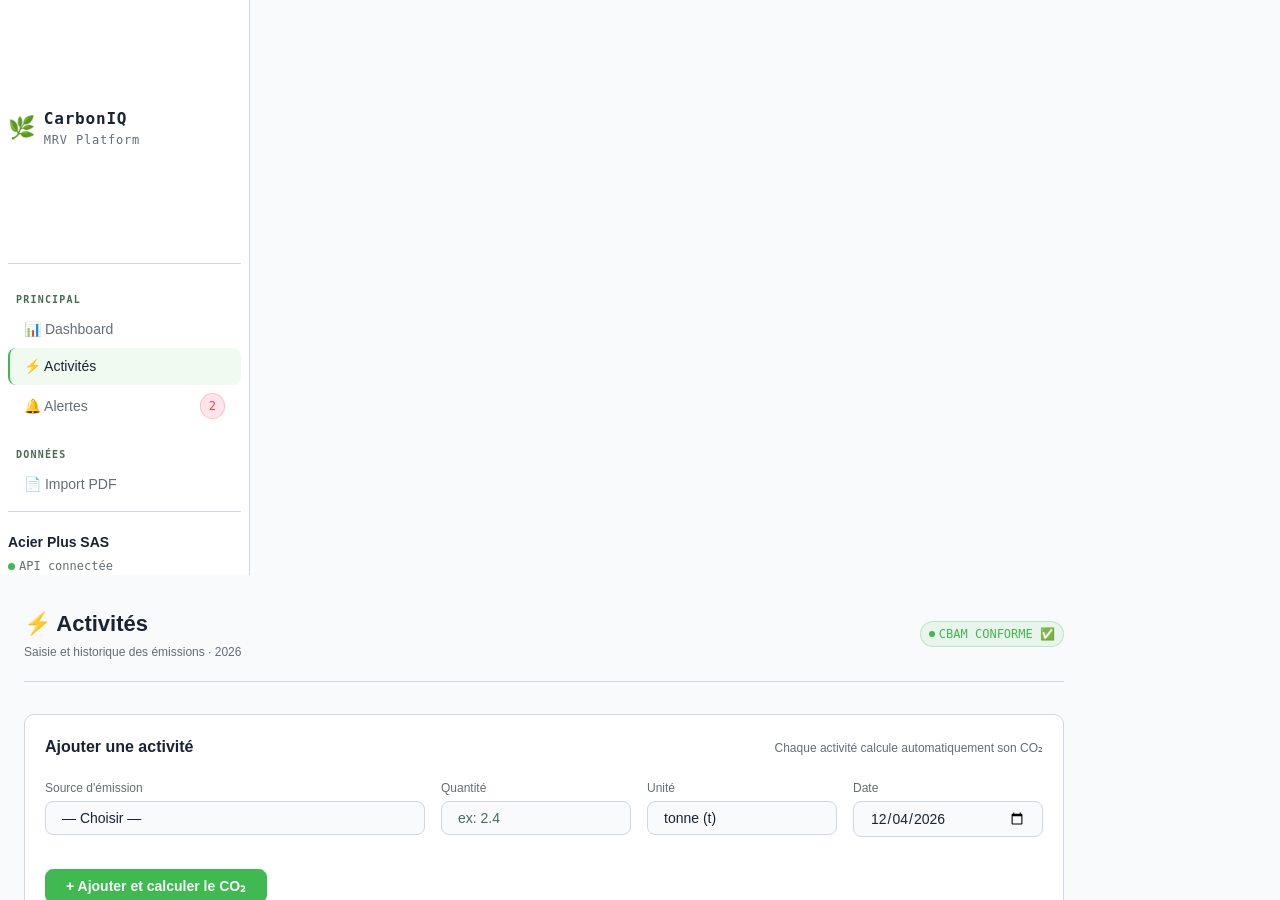
<file: frontend/pages/activites.html>
<!DOCTYPE html>
<html lang="fr">
<head>
  <meta charset="UTF-8">
  <meta name="viewport" content="width=device-width, initial-scale=1.0">
  <title>CarbonIQ — Activités</title>

  <!-- "../" = on remonte d'un dossier pour trouver css/ -->
  <link rel="stylesheet" href="../css/variables.css">
  <link rel="stylesheet" href="../css/layout.css">
  <link rel="stylesheet" href="../css/components.css">

  <style>
    /* Masque le panneau droit (inutile sur cette page) */
    .panneau-droit { display: none; }
    .main { margin-right: 0; width: 85%; }

    /* ── Topbar ─────────────────────────────────── */
    .topbar {
      display: flex; align-items: center; justify-content: space-between;
      flex-wrap: wrap; gap: var(--espace-md);
      padding-bottom: var(--espace-lg); margin-bottom: var(--espace-xl);
      border-bottom: 1px solid var(--bordure);
    }
    .topbar__titre    { font-size: var(--taille-grand); font-weight: 700; color: var(--texte); }
    .topbar__sous-titre { font-size: var(--taille-petit); color: var(--texte-discret); margin-top: 3px; }
    .topbar__droite   { display: flex; align-items: center; gap: var(--espace-sm); flex-wrap: wrap; }

    /* ── Sidebar spécifique ──────────────────────── */
    .sidebar__logo { display:flex; align-items:center; gap:var(--espace-sm);
      padding-bottom:var(--espace-lg); margin-bottom:var(--espace-sm);
      border-bottom:1px solid var(--bordure); }
    .sidebar__logo-emoji { font-size:22px; }
    .sidebar__logo-nom   { font-size:var(--taille-moyen); font-weight:700; color:var(--texte); }
    .sidebar__logo-sous  { font-family:var(--police-chiffre); font-size:var(--taille-petit); color:var(--texte-discret); }
    .sidebar__section-titre {
      font-family:var(--police-chiffre); font-size:10px; color:var(--texte-tres-discret);
      text-transform:uppercase; letter-spacing:0.12em;
      padding:var(--espace-lg) var(--espace-sm) var(--espace-xs);
    }
    .sidebar__footer { margin-top:auto; padding-top:var(--espace-lg); border-top:1px solid var(--bordure); }
    .sidebar__footer-entreprise { font-size:var(--taille-normal); font-weight:600; color:var(--texte); margin-bottom:var(--espace-xs); }
    .sidebar__footer-statut { display:flex; align-items:center; gap:var(--espace-xs);
      font-family:var(--police-chiffre); font-size:var(--taille-petit); color:var(--texte-discret); }
    .point-vert { width:7px; height:7px; border-radius:50%; background:var(--vert); animation:pulse 2s infinite; }

    /* ── Résultat calcul (caché par défaut) ─────── */
    .resultat-co2 {
      display: none;
      background: #1a382820;
      border: 1px solid var(--vert);
      border-radius: var(--arrondi-md);
      padding: var(--espace-md);
      margin-top: var(--espace-md);
    }
    .resultat-co2__chiffre { font-family:var(--police-chiffre); font-size:var(--taille-2xl,2rem); color:var(--vert); }

    /* ── Bouton supprimer dans le tableau ────────── */
    .btn-supprimer {
      background: var(--rouge-fond); color: var(--rouge);
      border: 1px solid #ff456033; border-radius: var(--arrondi-sm);
      padding: 2px var(--espace-sm); font-size: var(--taille-petit);
      cursor: pointer; transition: var(--transition);
    }
    .btn-supprimer:hover { background: #ff456033; }
  </style>
</head>

<body>

<!-- ════════════════════ SIDEBAR ═══════════════════ -->
<aside class="sidebar">
  <div class="sidebar__logo">
    <span class="sidebar__logo-emoji">🌿</span>
    <div>
      <div class="sidebar__logo-nom">CarbonIQ</div>
      <div class="sidebar__logo-sous">MRV Platform</div>
    </div>
  </div>

  <nav>
    <div class="sidebar__section-titre">Principal</div>
    <a class="sidebar__lien" href="../index.html">📊 Dashboard</a>
    <!-- sidebar__lien--actif = page actuelle mise en surbrillance -->
    <a class="sidebar__lien sidebar__lien--actif" href="activites.html">⚡ Activités</a>
    <a class="sidebar__lien" href="alertes.html" style="justify-content:space-between;">
      <span>🔔 Alertes</span><span class="badge badge-error">2</span>
    </a>

    <div class="sidebar__section-titre">Données</div>
    <a class="sidebar__lien" href="import_pdf.html">📄 Import PDF</a>

    <div class="sidebar__section-titre">Conformité</div>
    <a class="sidebar__lien" href="conformite.html">🛡️ Conformité CBAM</a>
    <a class="sidebar__lien" href="rapports.html">📋 Rapports</a>

    <div class="sidebar__section-titre">Système</div>
    <a class="sidebar__lien" href="parametres.html">⚙️ Paramètres</a>
  </nav>

  <div class="sidebar__footer">
    <div class="sidebar__footer-entreprise">Acier Plus SAS</div>
    <div class="sidebar__footer-statut">
      <span class="point-vert"></span> API connectée
    </div>
  </div>
</aside>


<!-- ════════════════════ CONTENU ════════════════════ -->
<main class="main">

  <header class="topbar">
    <div>
      <h1 class="topbar__titre">⚡ Activités</h1>
      <p class="topbar__sous-titre">Saisie et historique des émissions · 2026</p>
    </div>
    <div class="topbar__droite">
      <span class="badge badge-ok"><span class="badge__point"></span>CBAM CONFORME ✅</span>
    </div>
  </header>


  <!-- ── Formulaire d'ajout ──────────────────────── -->
  <div class="carte" style="margin-bottom:var(--espace-md);">
    <div class="carte__entete">
      <div class="carte__titre">Ajouter une activité</div>
      <div class="carte__sous-titre">Chaque activité calcule automatiquement son CO₂</div>
    </div>

    <!--
      onsubmit="..." = appelle la fonction JS quand on soumet.
      "return false" empêche le rechargement de la page.
    -->
    <form onsubmit="ajouterActivite(); return false;">

      <div style="display:grid; grid-template-columns:2fr 1fr 1fr 1fr; gap:var(--espace-md); margin-bottom:var(--espace-md);">

        <div class="groupe-champ">
          <label class="label" for="champ-source">Source d'émission</label>
          <select id="champ-source" class="champ">
            <option value="">— Choisir —</option>
            <option value="Charbon">Combustion charbon</option>
            <option value="Gaz naturel">Gaz naturel</option>
            <option value="Electricite">Électricité réseau</option>
            <option value="Transport">Transport / logistique</option>
            <option value="Fuel">Fuel lourd</option>
          </select>
        </div>

        <div class="groupe-champ">
          <label class="label" for="champ-quantite">Quantité</label>
          <input type="number" id="champ-quantite" class="champ" min="0" step="0.01" placeholder="ex: 2.4">
        </div>

        <div class="groupe-champ">
          <label class="label" for="champ-unite">Unité</label>
          <select id="champ-unite" class="champ">
            <option value="t">tonne (t)</option>
            <option value="kWh">kilowatt-heure (kWh)</option>
            <option value="m3">mètre cube (m³)</option>
            <option value="km">kilomètre (km)</option>
            <option value="L">litre (L)</option>
          </select>
        </div>

        <div class="groupe-champ">
          <label class="label" for="champ-date">Date</label>
          <input type="date" id="champ-date" class="champ">
        </div>

      </div>

      <button type="submit" class="btn btn-primaire">+ Ajouter et calculer le CO₂</button>

    </form>

    <!-- Zone résultat — cachée jusqu'à l'ajout -->
    <div class="resultat-co2" id="zone-resultat">
      <div style="display:flex; align-items:center; gap:var(--espace-md);">
        <span class="badge badge-ok">✅ Calculé</span>
        <div>
          <div style="font-size:var(--taille-petit); color:var(--texte-discret); margin-bottom:2px;">CO₂ estimé</div>
          <div class="resultat-co2__chiffre" id="resultat-valeur">—</div>
        </div>
        <div style="color:var(--texte-discret); font-size:var(--taille-petit);">
          Facteur utilisé : <span id="resultat-facteur" style="color:var(--texte); font-family:var(--police-chiffre);">—</span>
        </div>
      </div>
    </div>
  </div>


  <!-- ── Tableau de toutes les activités ───────────── -->
  <div class="carte">
    <div class="carte__entete">
      <div class="carte__titre">Historique des activités</div>
      <span class="badge badge-ok"><span class="badge__point"></span>Live</span>
    </div>

    <div class="tableau-conteneur">
      <table class="tableau">
        <thead>
          <tr>
            <th>#</th>
            <th>Source</th>
            <th>Quantité</th>
            <th>Date</th>
            <th class="cellule-chiffre">CO₂ (t)</th>
            <th>Scope</th>
            <th>Action</th>
          </tr>
        </thead>
        <!-- tbody rempli par JavaScript -->
        <tbody id="tableau-activites"></tbody>
      </table>
    </div>
  </div>

</main>


<script>
/* ──────────────────────────────────────────────────
   DONNÉES ET FACTEURS D'ÉMISSION
   (en attendant l'API, on utilise ces valeurs)
──────────────────────────────────────────────────── */

// Facteurs de conversion : quelle source produit combien de kg CO₂ par unité
var facteurs = {
  'Charbon':      { facteur: 2.34,  unite: 't',   scope: 'Scope 1' },
  'Gaz naturel':  { facteur: 1.8,   unite: 'm3',  scope: 'Scope 1' },
  'Electricite':  { facteur: 0.4,   unite: 'kWh', scope: 'Scope 2' },
  'Transport':    { facteur: 0.12,  unite: 'km',  scope: 'Scope 3' },
  'Fuel':         { facteur: 2.65,  unite: 'L',   scope: 'Scope 1' }
};

// Tableau des activités déjà enregistrées
var activites = [
  { id: 1, source: 'Charbon',    quantite: 2.4,   unite: 't',   date: '2026-01-22', co2_t: 5.62  },
  { id: 2, source: 'Electricite',quantite: 850,   unite: 'kWh', date: '2026-01-22', co2_t: 0.34  },
  { id: 3, source: 'Gaz naturel',quantite: 120,   unite: 'm3',  date: '2026-01-21', co2_t: 0.22  },
  { id: 4, source: 'Transport',  quantite: 340,   unite: 'km',  date: '2026-01-20', co2_t: 0.04  }
];
var prochainId = 5;


/* ──────────────────────────────────────────────────
   AJOUTER UNE ACTIVITÉ
──────────────────────────────────────────────────── */
function ajouterActivite() {
  var source   = document.getElementById('champ-source').value;
  var quantite = parseFloat(document.getElementById('champ-quantite').value);
  var unite    = document.getElementById('champ-unite').value;
  var date     = document.getElementById('champ-date').value;

  // Vérifications basiques
  if (!source)         { alert('Choisissez une source.'); return; }
  if (isNaN(quantite)) { alert('Entrez une quantité valide.'); return; }
  if (!date)           { alert('Choisissez une date.'); return; }

  // Calcul du CO₂
  var info   = facteurs[source];
  var co2Kg  = quantite * info.facteur;
  var co2T   = (co2Kg / 1000).toFixed(3);

  // Affiche le résultat
  document.getElementById('zone-resultat').style.display = 'block';
  document.getElementById('resultat-valeur').textContent = co2T + ' tonnes CO₂';
  document.getElementById('resultat-facteur').textContent = info.facteur + ' kg CO₂ / ' + info.unite;

  // Ajoute au tableau local
  activites.push({
    id: prochainId++,
    source: source, quantite: quantite, unite: unite,
    date: date, co2_t: parseFloat(co2T)
  });

  rafraichirTableau();
}


/* ──────────────────────────────────────────────────
   SUPPRIMER UNE ACTIVITÉ
──────────────────────────────────────────────────── */
function supprimerActivite(id) {
  // filter = garde seulement les éléments qui ne correspondent pas à l'id
  activites = activites.filter(function(a) { return a.id !== id; });
  rafraichirTableau();
}


/* ──────────────────────────────────────────────────
   REMPLIR LE TABLEAU
──────────────────────────────────────────────────── */
function rafraichirTableau() {
  var tbody = document.getElementById('tableau-activites');
  tbody.innerHTML = '';  // vide avant de remplir

  activites.forEach(function(a) {
    var scopeMap = facteurs[a.source] ? facteurs[a.source].scope : '—';
    var dateFormatee = new Date(a.date).toLocaleDateString('fr-FR');

    tbody.innerHTML +=
      '<tr>' +
        '<td style="font-family:var(--police-chiffre); color:var(--texte-discret);">#' + a.id + '</td>' +
        '<td>' + a.source + '</td>' +
        '<td style="font-family:var(--police-chiffre);">' + a.quantite + ' ' + a.unite + '</td>' +
        '<td>' + dateFormatee + '</td>' +
        '<td class="cellule-chiffre">' + a.co2_t.toFixed(3) + '</td>' +
        '<td><span class="badge ' + (scopeMap === 'Scope 1' ? 'badge-warn' : scopeMap === 'Scope 2' ? 'badge-ok' : 'badge-error') + '">' + scopeMap + '</span></td>' +
        '<td><button class="btn-supprimer" onclick="supprimerActivite(' + a.id + ')">🗑 Supprimer</button></td>' +
      '</tr>';
  });
}

// Remplit le tableau au chargement
rafraichirTableau();

// Date du jour par défaut dans le formulaire
document.getElementById('champ-date').value = new Date().toISOString().slice(0, 10);
</script>

</body>
</html>
</file>
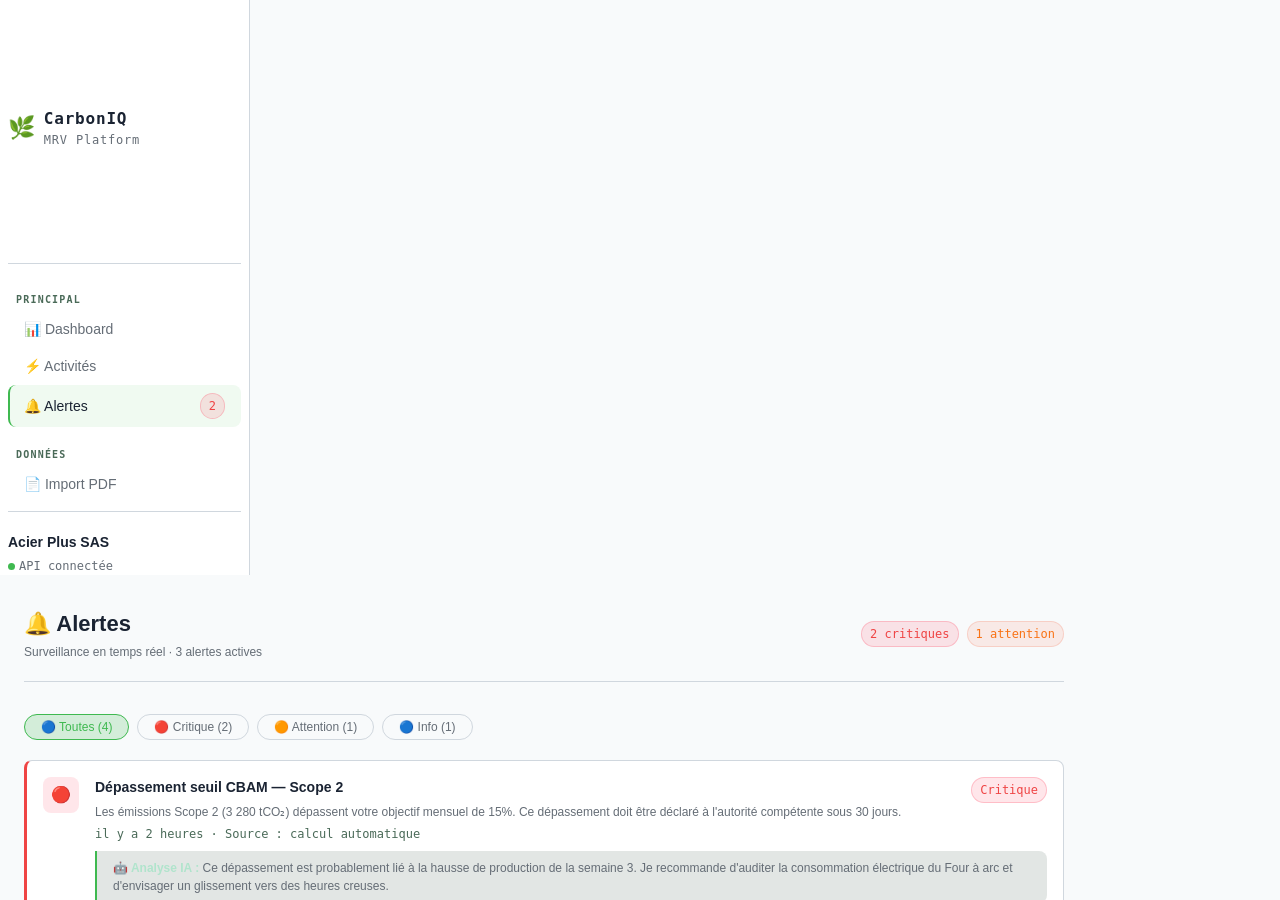
<file: frontend/pages/alertes.html>
<!DOCTYPE html>
<html lang="fr">
<head>
  <meta charset="UTF-8">
  <meta name="viewport" content="width=device-width, initial-scale=1.0">
  <title>CarbonIQ — Alertes</title>
  <link rel="stylesheet" href="../css/variables.css">
  <link rel="stylesheet" href="../css/layout.css">
  <link rel="stylesheet" href="../css/components.css">
  <style>
    .panneau-droit { display:none; }
    .main { margin-right:0; width:85%; }
    .topbar { display:flex; align-items:center; justify-content:space-between; flex-wrap:wrap; gap:var(--espace-md); padding-bottom:var(--espace-lg); margin-bottom:var(--espace-xl); border-bottom:1px solid var(--bordure); }
    .topbar__titre { font-size:var(--taille-grand); font-weight:700; color:var(--texte); }
    .topbar__sous-titre { font-size:var(--taille-petit); color:var(--texte-discret); margin-top:3px; }
    .topbar__droite { display:flex; align-items:center; gap:var(--espace-sm); }
    .sidebar__logo { display:flex; align-items:center; gap:var(--espace-sm); padding-bottom:var(--espace-lg); margin-bottom:var(--espace-sm); border-bottom:1px solid var(--bordure); }
    .sidebar__logo-emoji { font-size:22px; }
    .sidebar__logo-nom { font-size:var(--taille-moyen); font-weight:700; color:var(--texte); }
    .sidebar__logo-sous { font-family:var(--police-chiffre); font-size:var(--taille-petit); color:var(--texte-discret); }
    .sidebar__section-titre { font-family:var(--police-chiffre); font-size:10px; color:var(--texte-tres-discret); text-transform:uppercase; letter-spacing:0.12em; padding:var(--espace-lg) var(--espace-sm) var(--espace-xs); }
    .sidebar__footer { margin-top:auto; padding-top:var(--espace-lg); border-top:1px solid var(--bordure); }
    .sidebar__footer-entreprise { font-size:var(--taille-normal); font-weight:600; color:var(--texte); margin-bottom:var(--espace-xs); }
    .sidebar__footer-statut { display:flex; align-items:center; gap:var(--espace-xs); font-family:var(--police-chiffre); font-size:var(--taille-petit); color:var(--texte-discret); }
    .point-vert { width:7px; height:7px; border-radius:50%; background:var(--vert); animation:pulse 2s infinite; }

    /* Boutons filtre */
    .filtres { display:flex; gap:var(--espace-sm); margin-bottom:var(--espace-lg); flex-wrap:wrap; }
    .filtre-btn {
      background:transparent; border:1px solid var(--bordure); border-radius:var(--arrondi-rond);
      color:var(--texte-discret); font-family:var(--police-texte); font-size:var(--taille-petit);
      padding:5px var(--espace-md); cursor:pointer; transition:var(--transition);
    }
    .filtre-btn:hover { border-color:var(--vert); color:var(--vert); }
    .filtre-btn--actif { background:var(--vert-lueur); border-color:var(--vert); color:var(--vert); }

    /* Alerte masquée par le filtre */
    .alerte-item { margin-bottom:var(--espace-md); }
    .alerte-item.masquee { display:none; }

    /* Bloc explication IA sous chaque alerte */
    .explication-ia {
      background:#1a382820; border-left:2px solid var(--vert);
      border-radius:0 var(--arrondi-md) var(--arrondi-md) 0;
      padding:var(--espace-sm) var(--espace-md);
      margin-top:var(--espace-sm);
      font-size:var(--taille-petit); color:var(--texte-discret);
    }
    .explication-ia strong { color:var(--vert-clair); }
  </style>
</head>
<body>

<aside class="sidebar">
  <div class="sidebar__logo">
    <span class="sidebar__logo-emoji">🌿</span>
    <div><div class="sidebar__logo-nom">CarbonIQ</div><div class="sidebar__logo-sous">MRV Platform</div></div>
  </div>
  <nav>
    <div class="sidebar__section-titre">Principal</div>
    <a class="sidebar__lien" href="../index.html">📊 Dashboard</a>
    <a class="sidebar__lien" href="activites.html">⚡ Activités</a>
    <a class="sidebar__lien sidebar__lien--actif" href="alertes.html" style="justify-content:space-between;"><span>🔔 Alertes</span><span class="badge badge-error">2</span></a>
    <div class="sidebar__section-titre">Données</div>
    <a class="sidebar__lien" href="import_pdf.html">📄 Import PDF</a>
    <div class="sidebar__section-titre">Conformité</div>
    <a class="sidebar__lien" href="conformite.html">🛡️ Conformité CBAM</a>
    <a class="sidebar__lien" href="rapports.html">📋 Rapports</a>
    <div class="sidebar__section-titre">Système</div>
    <a class="sidebar__lien" href="parametres.html">⚙️ Paramètres</a>
  </nav>
  <div class="sidebar__footer">
    <div class="sidebar__footer-entreprise">Acier Plus SAS</div>
    <div class="sidebar__footer-statut"><span class="point-vert"></span> API connectée</div>
  </div>
</aside>

<main class="main">

  <header class="topbar">
    <div>
      <h1 class="topbar__titre">🔔 Alertes</h1>
      <p class="topbar__sous-titre">Surveillance en temps réel · 3 alertes actives</p>
    </div>
    <div class="topbar__droite">
      <span class="badge badge-error">2 critiques</span>
      <span class="badge badge-warn">1 attention</span>
    </div>
  </header>


  <!-- Boutons de filtre -->
  <!--
    data-filtre = la valeur que JS va comparer aux alertes.
    "tous" affiche tout, les autres filtrent par gravité.
  -->
  <div class="filtres">
    <button class="filtre-btn filtre-btn--actif" data-filtre="tous" onclick="filtrer(this)">
      🔵 Toutes (4)
    </button>
    <button class="filtre-btn" data-filtre="critique" onclick="filtrer(this)">
      🔴 Critique (2)
    </button>
    <button class="filtre-btn" data-filtre="attention" onclick="filtrer(this)">
      🟠 Attention (1)
    </button>
    <button class="filtre-btn" data-filtre="info" onclick="filtrer(this)">
      🔵 Info (1)
    </button>
  </div>


  <!-- ── ALERTES ──────────────────────────────────── -->

  <!-- Alerte 1 : critique -->
  <div class="alerte-item" data-gravite="critique">
    <div class="alerte alerte--erreur">
      <div class="alerte__icone">🔴</div>
      <div style="flex:1;">
        <div style="display:flex; justify-content:space-between; align-items:flex-start;">
          <div class="alerte__titre">Dépassement seuil CBAM — Scope 2</div>
          <span class="badge badge-error">Critique</span>
        </div>
        <div class="alerte__description">
          Les émissions Scope 2 (3 280 tCO₂) dépassent votre objectif mensuel de 15%.
          Ce dépassement doit être déclaré à l'autorité compétente sous 30 jours.
        </div>
        <div class="alerte__heure">il y a 2 heures · Source : calcul automatique</div>
        <div class="explication-ia">
          <strong>🤖 Analyse IA :</strong> Ce dépassement est probablement lié à la
          hausse de production de la semaine 3. Je recommande d'auditer la consommation
          électrique du Four à arc et d'envisager un glissement vers des heures creuses.
        </div>
      </div>
    </div>
  </div>

  <!-- Alerte 2 : critique -->
  <div class="alerte-item" data-gravite="critique">
    <div class="alerte alerte--erreur">
      <div class="alerte__icone">🔴</div>
      <div style="flex:1;">
        <div style="display:flex; justify-content:space-between; align-items:flex-start;">
          <div class="alerte__titre">Facture énergie non traitée — Février 2026</div>
          <span class="badge badge-error">Critique</span>
        </div>
        <div class="alerte__description">
          Aucune activité Scope 2 n'a été enregistrée pour février 2026.
          Le rapport mensuel sera incomplet si non corrigé avant le 5 mars.
        </div>
        <div class="alerte__heure">il y a 1 jour · Source : vérification automatique</div>
        <div class="explication-ia">
          <strong>🤖 Analyse IA :</strong> Importez la facture d'électricité de février
          via l'onglet "Import PDF". Je peux extraire automatiquement les kWh consommés
          et calculer le CO₂ correspondant.
        </div>
      </div>
    </div>
  </div>

  <!-- Alerte 3 : attention -->
  <div class="alerte-item" data-gravite="attention">
    <div class="alerte alerte--warn">
      <div class="alerte__icone">⚠️</div>
      <div style="flex:1;">
        <div style="display:flex; justify-content:space-between; align-items:flex-start;">
          <div class="alerte__titre">Données Scope 3 incomplètes</div>
          <span class="badge badge-warn">Attention</span>
        </div>
        <div class="alerte__description">
          Les activités transport de décembre 2025 et janvier 2026 ne sont pas renseignées.
          Cela affecte votre score de traçabilité CBAM (actuellement 78%).
        </div>
        <div class="alerte__heure">il y a 3 jours · Source : audit données</div>
        <div class="explication-ia">
          <strong>🤖 Analyse IA :</strong> Contactez vos 3 principaux transporteurs
          (DHL, DB Schenker, TLR) pour obtenir leurs rapports CO₂.
          Chaque rapport ajoutera ~3 points à votre score de traçabilité.
        </div>
      </div>
    </div>
  </div>

  <!-- Alerte 4 : info -->
  <div class="alerte-item" data-gravite="info">
    <div class="alerte alerte--info">
      <div class="alerte__icone">ℹ️</div>
      <div style="flex:1;">
        <div style="display:flex; justify-content:space-between; align-items:flex-start;">
          <div class="alerte__titre">Mise à jour facteurs d'émission ADEME 2026</div>
          <span class="badge badge-ok">Info</span>
        </div>
        <div class="alerte__description">
          Les nouveaux facteurs d'émission ADEME 2026 sont disponibles.
          Mise à jour recommandée pour maintenir la conformité MRV.
        </div>
        <div class="alerte__heure">il y a 5 jours · Source : ADEME base carbone</div>
        <div class="explication-ia">
          <strong>🤖 Analyse IA :</strong> Le facteur électricité passe de 0.400 à 0.385 kg CO₂/kWh
          (mix renouvelable en hausse). Cela réduira vos émissions Scope 2 de ~3.75%
          sans changement de comportement.
        </div>
      </div>
    </div>
  </div>

</main>

<script>
/* ──────────────────────────────────────────────────
   FILTRE PAR GRAVITÉ
   Quand on clique un bouton, on affiche/cache les alertes
   selon leur attribut data-gravite.
──────────────────────────────────────────────────── */
function filtrer(boutonClique) {
  var filtre = boutonClique.getAttribute('data-filtre');

  // Met à jour le style des boutons
  document.querySelectorAll('.filtre-btn').forEach(function(btn) {
    btn.classList.remove('filtre-btn--actif');
  });
  boutonClique.classList.add('filtre-btn--actif');

  // Affiche ou cache chaque alerte
  document.querySelectorAll('.alerte-item').forEach(function(item) {
    if (filtre === 'tous' || item.getAttribute('data-gravite') === filtre) {
      item.classList.remove('masquee');   // affiche
    } else {
      item.classList.add('masquee');      // cache
    }
  });
}
</script>

</body>
</html>
</file>
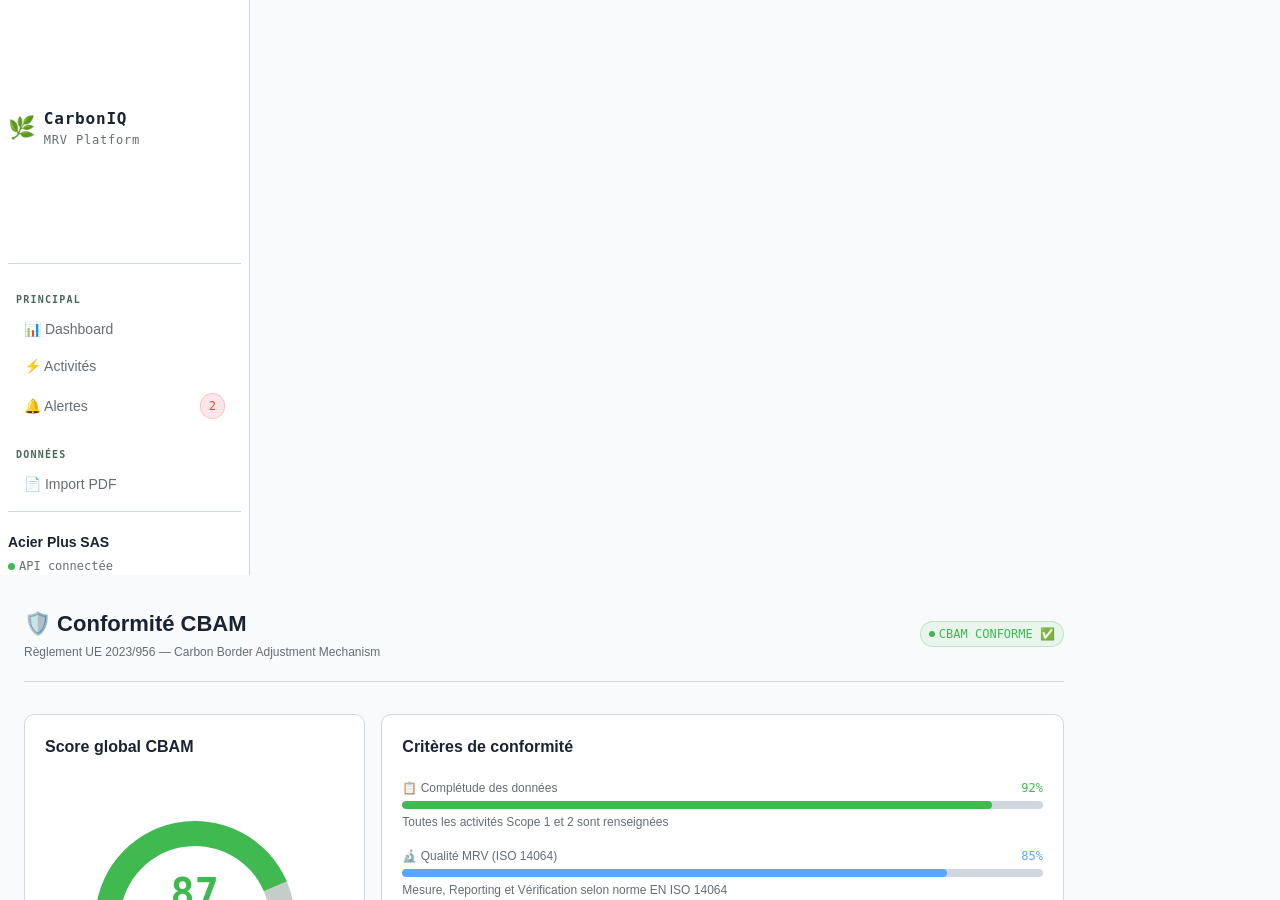
<file: frontend/pages/conformite.html>
<!DOCTYPE html>
<html lang="fr">
<head>
  <meta charset="UTF-8">
  <meta name="viewport" content="width=device-width, initial-scale=1.0">
  <title>CarbonIQ — Conformité CBAM</title>
  <link rel="stylesheet" href="../css/variables.css">
  <link rel="stylesheet" href="../css/layout.css">
  <link rel="stylesheet" href="../css/components.css">
  <script src="../js/chart.umd.min.js"></script>
  <style>
    .panneau-droit { display:none; }
    .main { margin-right:0; width:85%; }
    .topbar { display:flex; align-items:center; justify-content:space-between; flex-wrap:wrap; gap:var(--espace-md); padding-bottom:var(--espace-lg); margin-bottom:var(--espace-xl); border-bottom:1px solid var(--bordure); }
    .topbar__titre { font-size:var(--taille-grand); font-weight:700; color:var(--texte); }
    .topbar__sous-titre { font-size:var(--taille-petit); color:var(--texte-discret); margin-top:3px; }
    .topbar__droite { display:flex; align-items:center; gap:var(--espace-sm); }
    .sidebar__logo { display:flex; align-items:center; gap:var(--espace-sm); padding-bottom:var(--espace-lg); margin-bottom:var(--espace-sm); border-bottom:1px solid var(--bordure); }
    .sidebar__logo-emoji { font-size:22px; }
    .sidebar__logo-nom { font-size:var(--taille-moyen); font-weight:700; color:var(--texte); }
    .sidebar__logo-sous { font-family:var(--police-chiffre); font-size:var(--taille-petit); color:var(--texte-discret); }
    .sidebar__section-titre { font-family:var(--police-chiffre); font-size:10px; color:var(--texte-tres-discret); text-transform:uppercase; letter-spacing:0.12em; padding:var(--espace-lg) var(--espace-sm) var(--espace-xs); }
    .sidebar__footer { margin-top:auto; padding-top:var(--espace-lg); border-top:1px solid var(--bordure); }
    .sidebar__footer-entreprise { font-size:var(--taille-normal); font-weight:600; color:var(--texte); margin-bottom:var(--espace-xs); }
    .sidebar__footer-statut { display:flex; align-items:center; gap:var(--espace-xs); font-family:var(--police-chiffre); font-size:var(--taille-petit); color:var(--texte-discret); }
    .point-vert { width:7px; height:7px; border-radius:50%; background:var(--vert); animation:pulse 2s infinite; }

    /* Score central */
    .score-zone { display:flex; flex-direction:column; align-items:center; padding:var(--espace-xl) 0; }
    .score-canvas-wrap { position:relative; width:200px; height:120px; }
    .score-centre { position:absolute; bottom:0; left:50%; transform:translateX(-50%); text-align:center; }
    .score-valeur { font-family:var(--police-chiffre); font-size:2.5rem; font-weight:700; color:var(--vert); line-height:1; }
    .score-label  { font-size:var(--taille-petit); color:var(--texte-discret); }

    /* Barres de progression */
    .barre-wrap { margin-bottom:var(--espace-md); }
    .barre-header { display:flex; justify-content:space-between; font-size:var(--taille-petit); color:var(--texte-discret); margin-bottom:var(--espace-xs); }
    .barre-fond { background:var(--bordure); border-radius:var(--arrondi-rond); height:8px; overflow:hidden; }
    .barre-fill { height:100%; border-radius:var(--arrondi-rond); width:0%; transition:width 1s ease; }
  </style>
</head>
<body>

<aside class="sidebar">
  <div class="sidebar__logo">
    <span class="sidebar__logo-emoji">🌿</span>
    <div><div class="sidebar__logo-nom">CarbonIQ</div><div class="sidebar__logo-sous">MRV Platform</div></div>
  </div>
  <nav>
    <div class="sidebar__section-titre">Principal</div>
    <a class="sidebar__lien" href="../index.html">📊 Dashboard</a>
    <a class="sidebar__lien" href="activites.html">⚡ Activités</a>
    <a class="sidebar__lien" href="alertes.html" style="justify-content:space-between;"><span>🔔 Alertes</span><span class="badge badge-error">2</span></a>
    <div class="sidebar__section-titre">Données</div>
    <a class="sidebar__lien" href="import_pdf.html">📄 Import PDF</a>
    <div class="sidebar__section-titre">Conformité</div>
    <a class="sidebar__lien sidebar__lien--actif" href="conformite.html">🛡️ Conformité CBAM</a>
    <a class="sidebar__lien" href="rapports.html">📋 Rapports</a>
    <div class="sidebar__section-titre">Système</div>
    <a class="sidebar__lien" href="parametres.html">⚙️ Paramètres</a>
  </nav>
  <div class="sidebar__footer">
    <div class="sidebar__footer-entreprise">Acier Plus SAS</div>
    <div class="sidebar__footer-statut"><span class="point-vert"></span> API connectée</div>
  </div>
</aside>

<main class="main">

  <header class="topbar">
    <div>
      <h1 class="topbar__titre">🛡️ Conformité CBAM</h1>
      <p class="topbar__sous-titre">Règlement UE 2023/956 — Carbon Border Adjustment Mechanism</p>
    </div>
    <div class="topbar__droite">
      <span class="badge badge-ok"><span class="badge__point"></span>CBAM CONFORME ✅</span>
    </div>
  </header>


  <!-- Score + barres -->
  <div style="display:grid; grid-template-columns:1fr 2fr; gap:var(--espace-md); margin-bottom:var(--espace-md);">

    <!-- Score en demi-cercle -->
    <div class="carte">
      <div class="carte__entete"><div class="carte__titre">Score global CBAM</div></div>
      <div class="score-zone">
        <!--
          Le canvas fait 200×120 car c'est un demi-anneau.
          Le chiffre est superposé en position absolue au centre bas.
        -->
        <div class="score-canvas-wrap">
          <canvas id="gauge-score" width="200" height="120"></canvas>
          <div class="score-centre">
            <div class="score-valeur">87</div>
            <div class="score-label">/ 100</div>
          </div>
        </div>
        <div style="margin-top:var(--espace-lg);">
          <span class="badge badge-ok" style="font-size:var(--taille-normal); padding:6px 16px;">✅ CONFORME</span>
        </div>
        <div style="margin-top:var(--espace-sm); color:var(--texte-discret); font-size:var(--taille-petit); text-align:center;">
          Dernière vérification : 22 avr. 2026
        </div>
      </div>
    </div>

    <!-- 3 barres de progression -->
    <div class="carte">
      <div class="carte__entete"><div class="carte__titre">Critères de conformité</div></div>

      <div class="barre-wrap">
        <div class="barre-header">
          <span>📋 Complétude des données</span>
          <span style="color:var(--vert); font-family:var(--police-chiffre);">92%</span>
        </div>
        <div class="barre-fond"><div class="barre-fill" data-valeur="92" style="background:var(--vert);"></div></div>
        <div style="font-size:var(--taille-petit); color:var(--texte-discret); margin-top:4px;">Toutes les activités Scope 1 et 2 sont renseignées</div>
      </div>

      <div class="barre-wrap">
        <div class="barre-header">
          <span>🔬 Qualité MRV (ISO 14064)</span>
          <span style="color:#58a6ff; font-family:var(--police-chiffre);">85%</span>
        </div>
        <div class="barre-fond"><div class="barre-fill" data-valeur="85" style="background:#58a6ff;"></div></div>
        <div style="font-size:var(--taille-petit); color:var(--texte-discret); margin-top:4px;">Mesure, Reporting et Vérification selon norme EN ISO 14064</div>
      </div>

      <div class="barre-wrap">
        <div class="barre-header">
          <span>🔗 Traçabilité des émissions</span>
          <span style="color:var(--orange); font-family:var(--police-chiffre);">78%</span>
        </div>
        <div class="barre-fond"><div class="barre-fill" data-valeur="78" style="background:var(--orange);"></div></div>
        <div style="font-size:var(--taille-petit); color:var(--texte-discret); margin-top:4px;">Scope 3 partiel — données transport manquantes</div>
      </div>
    </div>
  </div>


  <!-- Tableau seuils CBAM -->
  <div class="carte" style="margin-bottom:var(--espace-md);">
    <div class="carte__entete">
      <div class="carte__titre">Seuils CBAM vs émissions réelles</div>
      <div class="carte__sous-titre">Secteur Acier — Règlement UE 2023/956</div>
    </div>
    <div class="tableau-conteneur">
      <table class="tableau">
        <thead>
          <tr><th>Indicateur</th><th class="cellule-chiffre">Seuil CBAM</th><th class="cellule-chiffre">Votre valeur</th><th class="cellule-chiffre">Écart</th><th>Statut</th></tr>
        </thead>
        <tbody>
          <tr>
            <td>Intensité carbone (tCO₂/t acier)</td>
            <td class="cellule-chiffre">1.50</td><td class="cellule-chiffre">0.82</td>
            <td class="cellule-chiffre" style="color:var(--vert);">−0.68</td>
            <td><span class="badge badge-ok">✅ Conforme</span></td>
          </tr>
          <tr>
            <td>Scope 1 total (tCO₂)</td>
            <td class="cellule-chiffre">10 000</td><td class="cellule-chiffre">7 800</td>
            <td class="cellule-chiffre" style="color:var(--vert);">−2 200</td>
            <td><span class="badge badge-ok">✅ Conforme</span></td>
          </tr>
          <tr>
            <td>Scope 2 — électricité (tCO₂)</td>
            <td class="cellule-chiffre">4 000</td><td class="cellule-chiffre">3 280</td>
            <td class="cellule-chiffre" style="color:var(--vert);">−720</td>
            <td><span class="badge badge-ok">✅ Conforme</span></td>
          </tr>
          <tr>
            <td>Scope 3 — transport (tCO₂)</td>
            <td class="cellule-chiffre">2 000</td><td class="cellule-chiffre">1 370</td>
            <td class="cellule-chiffre" style="color:var(--vert);">−630</td>
            <td><span class="badge badge-warn">⚠️ Partiel</span></td>
          </tr>
        </tbody>
      </table>
    </div>
  </div>


  <!-- Recommandations IA -->
  <div class="carte">
    <div class="carte__entete">
      <div class="carte__titre">🤖 Recommandations IA</div>
      <span class="badge badge-ok">Généré par CarbonIQ LLM</span>
    </div>
    <div style="display:flex; flex-direction:column; gap:var(--espace-md);">
      <div class="alerte alerte--succes">
        <div class="alerte__icone">✅</div>
        <div>
          <div class="alerte__titre">Points forts</div>
          <div class="alerte__description">Votre intensité carbone de 0.82 tCO₂/t est 45% sous le seuil CBAM. Le Scope 1 est bien maîtrisé grâce à votre programme de modernisation des fours.</div>
        </div>
      </div>
      <div class="alerte alerte--warn">
        <div class="alerte__icone">⚠️</div>
        <div>
          <div class="alerte__titre">Action prioritaire : compléter le Scope 3</div>
          <div class="alerte__description">Les données transport sont incomplètes à 22%. Pour atteindre 95+, renseignez les distances fournisseurs. Impact estimé : +8 points.</div>
          <div class="alerte__heure">Délai recommandé : avant le 30 mai 2026</div>
        </div>
      </div>
      <div class="alerte alerte--info">
        <div class="alerte__icone">💡</div>
        <div>
          <div class="alerte__titre">Opportunité : 720 tCO₂ de certificats disponibles</div>
          <div class="alerte__description">L'écart de Scope 2 vous rend éligible à des certificats carbone CBAM. Contactez votre autorité nationale avant juin 2026.</div>
        </div>
      </div>
    </div>
  </div>

</main>

<script>
/* Graphique demi-anneau (utilisé comme jauge) */
new Chart(document.getElementById('gauge-score'), {
  type: 'doughnut',
  data: {
    datasets: [{
      data: [87, 13],                                   // [score, reste]
      backgroundColor: ['#3fb950', '#1a382840'],
      borderWidth: 0
    }]
  },
  options: {
    cutout: '75%',
    rotation: -90,          // commence en haut
    circumference: 180,     // demi-cercle seulement
    responsive: false,
    plugins: { legend: { display: false }, tooltip: { enabled: false } }
  }
});

/* Animation des barres : on attend 100ms pour que la CSS transition soit visible */
setTimeout(function() {
  document.querySelectorAll('.barre-fill').forEach(function(b) {
    b.style.width = b.getAttribute('data-valeur') + '%';
  });
}, 100);
</script>

</body>
</html>
</file>
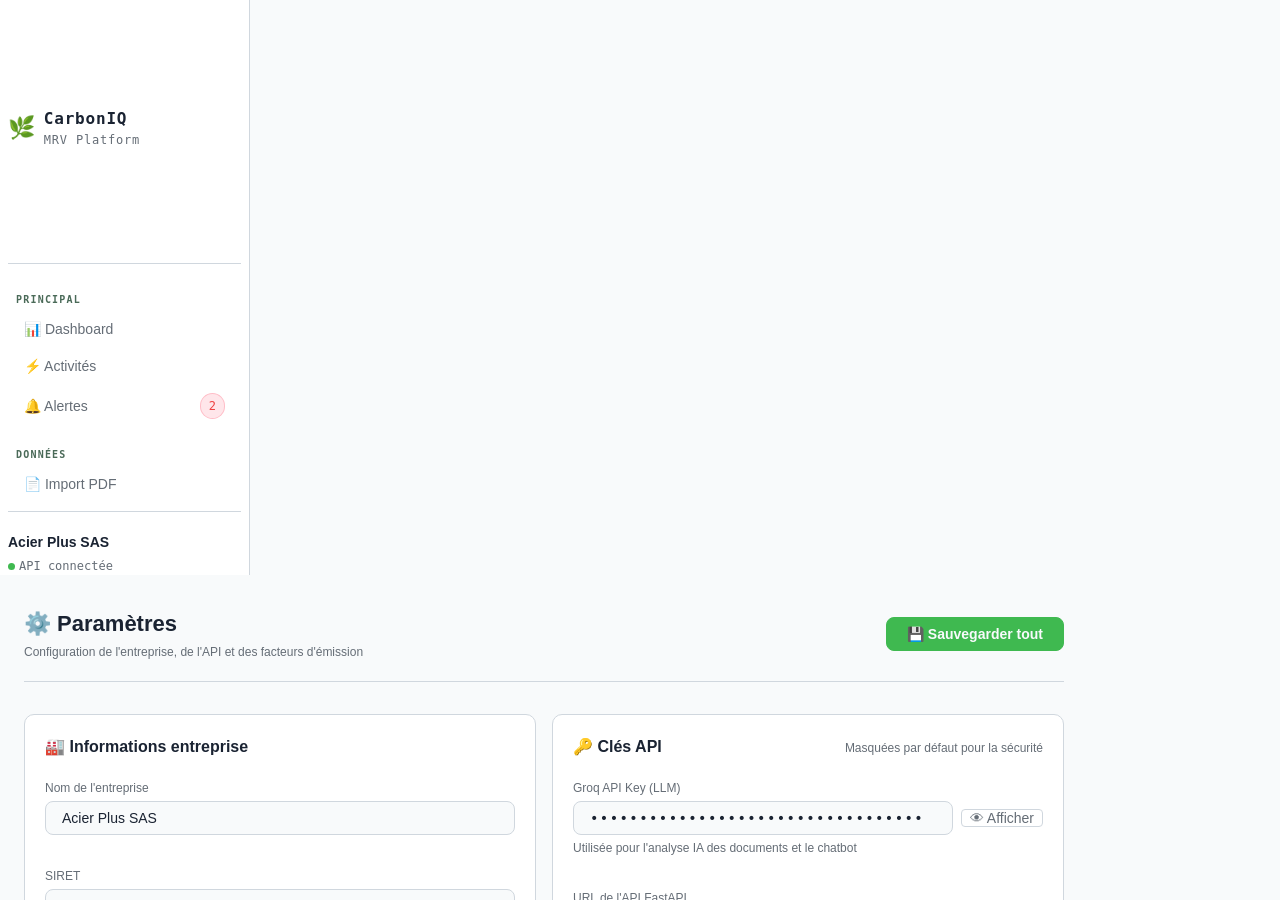
<file: frontend/pages/parametres.html>
<!DOCTYPE html>
<html lang="fr">
<head>
  <meta charset="UTF-8">
  <meta name="viewport" content="width=device-width, initial-scale=1.0">
  <title>CarbonIQ — Paramètres</title>
  <link rel="stylesheet" href="../css/variables.css">
  <link rel="stylesheet" href="../css/layout.css">
  <link rel="stylesheet" href="../css/components.css">
  <style>
    .panneau-droit { display:none; }
    .main { margin-right:0; width:85%; }
    .topbar { display:flex; align-items:center; justify-content:space-between; flex-wrap:wrap; gap:var(--espace-md); padding-bottom:var(--espace-lg); margin-bottom:var(--espace-xl); border-bottom:1px solid var(--bordure); }
    .topbar__titre { font-size:var(--taille-grand); font-weight:700; color:var(--texte); }
    .topbar__sous-titre { font-size:var(--taille-petit); color:var(--texte-discret); margin-top:3px; }
    .topbar__droite { display:flex; align-items:center; gap:var(--espace-sm); }
    .sidebar__logo { display:flex; align-items:center; gap:var(--espace-sm); padding-bottom:var(--espace-lg); margin-bottom:var(--espace-sm); border-bottom:1px solid var(--bordure); }
    .sidebar__logo-emoji { font-size:22px; }
    .sidebar__logo-nom { font-size:var(--taille-moyen); font-weight:700; color:var(--texte); }
    .sidebar__logo-sous { font-family:var(--police-chiffre); font-size:var(--taille-petit); color:var(--texte-discret); }
    .sidebar__section-titre { font-family:var(--police-chiffre); font-size:10px; color:var(--texte-tres-discret); text-transform:uppercase; letter-spacing:0.12em; padding:var(--espace-lg) var(--espace-sm) var(--espace-xs); }
    .sidebar__footer { margin-top:auto; padding-top:var(--espace-lg); border-top:1px solid var(--bordure); }
    .sidebar__footer-entreprise { font-size:var(--taille-normal); font-weight:600; color:var(--texte); margin-bottom:var(--espace-xs); }
    .sidebar__footer-statut { display:flex; align-items:center; gap:var(--espace-xs); font-family:var(--police-chiffre); font-size:var(--taille-petit); color:var(--texte-discret); }
    .point-vert { width:7px; height:7px; border-radius:50%; background:var(--vert); animation:pulse 2s infinite; }

    /* Grille 2 colonnes pour certaines sections */
    .grille-2 { display:grid; grid-template-columns:1fr 1fr; gap:var(--espace-md); margin-bottom:var(--espace-md); }

    /* Champ API key : texte masqué par défaut */
    .champ-api { font-family:var(--police-chiffre); letter-spacing:0.1em; }

    /* Ligne dans le tableau des facteurs : rendue éditable par JS */
    .cellule-editable input {
      background: transparent;
      border: none;
      border-bottom: 1px dashed var(--bordure);
      color: var(--vert);
      font-family: var(--police-chiffre);
      font-size: var(--taille-normal);
      width: 70px;
      text-align: right;
      outline: none;
      padding: 2px 4px;
    }
    .cellule-editable input:focus {
      border-bottom-color: var(--vert);
      background: #1a382820;
    }

    /* Statut connexion DB */
    .statut-db {
      display: inline-flex;
      align-items: center;
      gap: var(--espace-xs);
      font-family: var(--police-chiffre);
      font-size: var(--taille-petit);
      padding: 4px 12px;
      border-radius: var(--arrondi-rond);
      border: 1px solid var(--bordure);
    }
    .statut-db--ok    { border-color: var(--vert);   color: var(--vert);   background: #1a382820; }
    .statut-db--err   { border-color: var(--rouge);  color: var(--rouge);  background: #ff456010; }
    .statut-db--test  { border-color: var(--orange); color: var(--orange); background: #f7816610; }

    /* Bouton sauvegarder qui change d'état */
    .btn-sauvegarde-ok { background: var(--vert) !important; }

    /* Section API key : bouton oeil pour afficher/masquer */
    .champ-avec-btn { display:flex; gap:var(--espace-sm); align-items:center; }
    .champ-avec-btn .champ { flex:1; }
    .btn-oeil {
      background: var(--fond-carte); border: 1px solid var(--bordure); border-radius: var(--arrondi-sm);
      color: var(--texte-discret); cursor: pointer; padding: 0 var(--espace-sm);
      font-size: var(--taille-normal); transition: var(--transition); white-space:nowrap;
    }
    .btn-oeil:hover { border-color:var(--vert); color:var(--vert); }
  </style>
</head>
<body>

<aside class="sidebar">
  <div class="sidebar__logo">
    <span class="sidebar__logo-emoji">🌿</span>
    <div><div class="sidebar__logo-nom">CarbonIQ</div><div class="sidebar__logo-sous">MRV Platform</div></div>
  </div>
  <nav>
    <div class="sidebar__section-titre">Principal</div>
    <a class="sidebar__lien" href="../index.html">📊 Dashboard</a>
    <a class="sidebar__lien" href="activites.html">⚡ Activités</a>
    <a class="sidebar__lien" href="alertes.html" style="justify-content:space-between;"><span>🔔 Alertes</span><span class="badge badge-error">2</span></a>
    <div class="sidebar__section-titre">Données</div>
    <a class="sidebar__lien" href="import_pdf.html">📄 Import PDF</a>
    <div class="sidebar__section-titre">Conformité</div>
    <a class="sidebar__lien" href="conformite.html">🛡️ Conformité CBAM</a>
    <a class="sidebar__lien" href="rapports.html">📋 Rapports</a>
    <div class="sidebar__section-titre">Système</div>
    <a class="sidebar__lien sidebar__lien--actif" href="parametres.html">⚙️ Paramètres</a>
  </nav>
  <div class="sidebar__footer">
    <div class="sidebar__footer-entreprise">Acier Plus SAS</div>
    <div class="sidebar__footer-statut"><span class="point-vert"></span> API connectée</div>
  </div>
</aside>

<main class="main">

  <header class="topbar">
    <div>
      <h1 class="topbar__titre">⚙️ Paramètres</h1>
      <p class="topbar__sous-titre">Configuration de l'entreprise, de l'API et des facteurs d'émission</p>
    </div>
    <div class="topbar__droite">
      <!--
        Ce bouton sauvegarde tous les champs.
        Il change de couleur (vert) quand la sauvegarde réussit.
      -->
      <button class="btn btn-primaire" id="btn-sauvegarder" onclick="toutSauvegarder()">
        💾 Sauvegarder tout
      </button>
    </div>
  </header>


  <!-- Section 1 : Infos entreprise + Section 2 : Clés API -->
  <div class="grille-2">

    <!-- Infos entreprise -->
    <div class="carte">
      <div class="carte__entete">
        <div class="carte__titre">🏭 Informations entreprise</div>
      </div>

      <div style="display:flex; flex-direction:column; gap:var(--espace-md);">

        <div class="groupe-champ">
          <label class="label" for="param-nom">Nom de l'entreprise</label>
          <input type="text" id="param-nom" class="champ" value="Acier Plus SAS">
        </div>

        <div class="groupe-champ">
          <label class="label" for="param-siret">SIRET</label>
          <input type="text" id="param-siret" class="champ" value="123 456 789 00012"
                 style="font-family:var(--police-chiffre);">
        </div>

        <div class="groupe-champ">
          <label class="label" for="param-secteur">Secteur d'activité</label>
          <select id="param-secteur" class="champ">
            <option value="acier" selected>Acier / Sidérurgie</option>
            <option value="ciment">Ciment / Béton</option>
            <option value="aluminium">Aluminium</option>
            <option value="engrais">Engrais / Chimie</option>
            <option value="electricite">Électricité</option>
            <option value="hydrogene">Hydrogène</option>
          </select>
        </div>

        <div class="groupe-champ">
          <label class="label" for="param-pays">Pays d'exploitation</label>
          <select id="param-pays" class="champ">
            <option value="FR" selected>🇫🇷 France</option>
            <option value="DE">🇩🇪 Allemagne</option>
            <option value="BE">🇧🇪 Belgique</option>
            <option value="ES">🇪🇸 Espagne</option>
            <option value="IT">🇮🇹 Italie</option>
          </select>
        </div>

        <div class="groupe-champ">
          <label class="label" for="param-contact">Email de contact</label>
          <input type="email" id="param-contact" class="champ" value="compliance@acierplus.fr">
        </div>

      </div>
    </div>

    <!-- Clés API -->
    <div class="carte">
      <div class="carte__entete">
        <div class="carte__titre">🔑 Clés API</div>
        <div class="carte__sous-titre">Masquées par défaut pour la sécurité</div>
      </div>

      <div style="display:flex; flex-direction:column; gap:var(--espace-md);">

        <!-- Groq API key -->
        <div class="groupe-champ">
          <label class="label" for="cle-groq">Groq API Key (LLM)</label>
          <div class="champ-avec-btn">
            <!--
              type="password" masque le texte avec des points •••
              Le bouton "oeil" permet de basculer entre password et text.
            -->
            <input type="password" id="cle-groq" class="champ champ-api"
                   value="gsk_demo1234567890abcdefghijklmnop"
                   placeholder="gsk_...">
            <button class="btn-oeil" onclick="basculerVisibilite('cle-groq', this)">👁 Afficher</button>
          </div>
          <div style="font-size:var(--taille-petit); color:var(--texte-discret); margin-top:4px;">
            Utilisée pour l'analyse IA des documents et le chatbot
          </div>
        </div>

        <!-- API FastAPI -->
        <div class="groupe-champ">
          <label class="label" for="api-url">URL de l'API FastAPI</label>
          <input type="text" id="api-url" class="champ champ-api"
                 value="http://localhost:8000"
                 placeholder="http://localhost:8000">
          <div style="font-size:var(--taille-petit); color:var(--texte-discret); margin-top:4px;">
            Adresse du backend Python (ne pas modifier en production)
          </div>
        </div>

        <!-- Clé ADEME -->
        <div class="groupe-champ">
          <label class="label" for="cle-ademe">Clé ADEME Base Carbone</label>
          <div class="champ-avec-btn">
            <input type="password" id="cle-ademe" class="champ champ-api"
                   value="ademe_key_abc123xyz"
                   placeholder="ademe_...">
            <button class="btn-oeil" onclick="basculerVisibilite('cle-ademe', this)">👁 Afficher</button>
          </div>
          <div style="font-size:var(--taille-petit); color:var(--texte-discret); margin-top:4px;">
            Pour récupérer automatiquement les facteurs d'émission officiels
          </div>
        </div>

        <!-- Webhook alertes -->
        <div class="groupe-champ">
          <label class="label" for="webhook-alertes">Webhook alertes (Slack / Teams)</label>
          <input type="text" id="webhook-alertes" class="champ champ-api"
                 value=""
                 placeholder="https://hooks.slack.com/...">
          <div style="font-size:var(--taille-petit); color:var(--texte-discret); margin-top:4px;">
            Optionnel · Recevoir les alertes critiques sur Slack ou Teams
          </div>
        </div>

      </div>
    </div>

  </div>


  <!-- Section 3 : Facteurs d'émission éditables -->
  <div class="carte" style="margin-bottom:var(--espace-md);">
    <div class="carte__entete">
      <div class="carte__titre">📊 Facteurs d'émission</div>
      <div class="carte__sous-titre">Cliquez sur une valeur pour la modifier · Source : ADEME 2026</div>
    </div>

    <div class="tableau-conteneur">
      <table class="tableau">
        <thead>
          <tr>
            <th>Source d'émission</th>
            <th>Scope</th>
            <th>Unité</th>
            <th class="cellule-chiffre">Facteur (kg CO₂ / unité)</th>
            <th>Source officielle</th>
            <th>Dernière MAJ</th>
          </tr>
        </thead>
        <tbody id="tbody-facteurs">
          <!-- Rempli par JavaScript -->
        </tbody>
      </table>
    </div>

    <div style="margin-top:var(--espace-md); display:flex; gap:var(--espace-sm);">
      <button class="btn btn-contour" onclick="reinitialiserFacteurs()">↩ Réinitialiser ADEME 2026</button>
      <button class="btn btn-primaire" onclick="sauvegarderFacteurs()">💾 Sauvegarder les facteurs</button>
    </div>
  </div>


  <!-- Section 4 : Connexion base de données -->
  <div class="carte">
    <div class="carte__entete">
      <div class="carte__titre">🗄️ Connexion base de données</div>
    </div>

    <div style="display:grid; grid-template-columns:1fr 1fr; gap:var(--espace-md);">

      <div style="display:flex; flex-direction:column; gap:var(--espace-md);">

        <div class="groupe-champ">
          <label class="label" for="db-host">Hôte (Host)</label>
          <input type="text" id="db-host" class="champ champ-api" value="localhost">
        </div>

        <div class="groupe-champ">
          <label class="label" for="db-port">Port</label>
          <input type="number" id="db-port" class="champ champ-api" value="5432">
        </div>

        <div class="groupe-champ">
          <label class="label" for="db-nom">Nom de la base</label>
          <input type="text" id="db-nom" class="champ champ-api" value="carboniq_db">
        </div>

        <div class="groupe-champ">
          <label class="label" for="db-user">Utilisateur</label>
          <input type="text" id="db-user" class="champ champ-api" value="carboniq_user">
        </div>

        <div class="groupe-champ">
          <label class="label" for="db-pass">Mot de passe</label>
          <div class="champ-avec-btn">
            <input type="password" id="db-pass" class="champ champ-api" value="motdepasse123">
            <button class="btn-oeil" onclick="basculerVisibilite('db-pass', this)">👁 Afficher</button>
          </div>
        </div>

      </div>

      <!-- Statut connexion + bouton test -->
      <div style="display:flex; flex-direction:column; justify-content:center; align-items:center; gap:var(--espace-lg); text-align:center;">

        <div>
          <div style="font-size:48px; margin-bottom:var(--espace-sm);">🗄️</div>
          <div style="font-size:var(--taille-petit); color:var(--texte-discret); margin-bottom:var(--espace-md);">
            État de la connexion PostgreSQL
          </div>

          <!-- Statut affiché ici, mis à jour par JS -->
          <div id="statut-db" class="statut-db statut-db--ok">
            <span class="point-vert"></span> Connectée · 12ms
          </div>
        </div>

        <!--
          Ce bouton appelle l'API pour tester la connexion.
          Dans un vrai projet : fetch('http://localhost:8000/db-status')
        -->
        <button class="btn btn-contour" style="width:100%;" onclick="testerConnexion()">
          🔄 Tester la connexion
        </button>

        <div style="font-size:var(--taille-petit); color:var(--texte-discret);">
          PostgreSQL 15 · Base principale<br>
          <span style="font-family:var(--police-chiffre);">localhost:5432/carboniq_db</span>
        </div>

      </div>
    </div>
  </div>

</main>

<script>
/* ──────────────────────────────────────────────────
   DONNÉES — Facteurs d'émission ADEME 2026
   Ces valeurs correspondent aux références officielles.
──────────────────────────────────────────────────── */
var facteurs = [
  { source: 'Charbon',      scope: 'Scope 1', unite: 't',   valeur: 2.34,  source_officielle: 'ADEME 2026', maj: '2026-01-15' },
  { source: 'Gaz naturel',  scope: 'Scope 1', unite: 'm³',  valeur: 1.80,  source_officielle: 'ADEME 2026', maj: '2026-01-15' },
  { source: 'Fuel lourd',   scope: 'Scope 1', unite: 'L',   valeur: 2.65,  source_officielle: 'ADEME 2026', maj: '2026-01-15' },
  { source: 'Électricité',  scope: 'Scope 2', unite: 'kWh', valeur: 0.385, source_officielle: 'ADEME 2026', maj: '2026-04-18' },
  { source: 'Transport',    scope: 'Scope 3', unite: 'km',  valeur: 0.12,  source_officielle: 'ADEME 2026', maj: '2026-01-15' }
];

// Copie pour pouvoir réinitialiser
var facteursOriginaux = JSON.parse(JSON.stringify(facteurs));


/* ──────────────────────────────────────────────────
   REMPLIR LE TABLEAU DES FACTEURS
──────────────────────────────────────────────────── */
function remplirFacteurs() {
  var tbody = document.getElementById('tbody-facteurs');
  tbody.innerHTML = '';

  facteurs.forEach(function(f, index) {
    var badgeScope = f.scope === 'Scope 1'
      ? 'badge-warn' : f.scope === 'Scope 2' ? 'badge-ok' : 'badge-error';

    var dateMaj = new Date(f.maj).toLocaleDateString('fr-FR', {
      day: '2-digit', month: 'short', year: 'numeric'
    });

    tbody.innerHTML +=
      '<tr>' +
        '<td style="font-weight:600;">' + f.source + '</td>' +
        '<td><span class="badge ' + badgeScope + '">' + f.scope + '</span></td>' +
        '<td style="font-family:var(--police-chiffre); color:var(--texte-discret);">' + f.unite + '</td>' +
        /*
          La cellule valeur contient un <input> pour pouvoir modifier le facteur.
          onchange = met à jour le tableau JS quand l'utilisateur change la valeur.
        */
        '<td class="cellule-chiffre cellule-editable">' +
          '<input type="number" step="0.001" value="' + f.valeur + '" ' +
                 'onchange="modifierFacteur(' + index + ', this.value)">' +
        '</td>' +
        '<td style="font-size:var(--taille-petit); color:var(--texte-discret);">' + f.source_officielle + '</td>' +
        '<td style="font-size:var(--taille-petit); color:var(--texte-discret);">' + dateMaj + '</td>' +
      '</tr>';
  });
}


/* ──────────────────────────────────────────────────
   MODIFIER UN FACTEUR
──────────────────────────────────────────────────── */
function modifierFacteur(index, nouvelleValeur) {
  facteurs[index].valeur = parseFloat(nouvelleValeur);
  facteurs[index].maj = new Date().toISOString().slice(0, 10);
}


/* ──────────────────────────────────────────────────
   RÉINITIALISER AUX VALEURS ADEME
──────────────────────────────────────────────────── */
function reinitialiserFacteurs() {
  if (confirm('Réinitialiser tous les facteurs aux valeurs ADEME 2026 ?')) {
    facteurs = JSON.parse(JSON.stringify(facteursOriginaux));
    remplirFacteurs();
  }
}


/* ──────────────────────────────────────────────────
   SAUVEGARDER LES FACTEURS (simulation)
   Dans un vrai projet : fetch('http://localhost:8000/emission-factors', { method:'PUT', body: JSON.stringify(facteurs) })
──────────────────────────────────────────────────── */
function sauvegarderFacteurs() {
  alert('✅ Facteurs sauvegardés !\n\nDans la version finale, les valeurs sont envoyées à l\'API FastAPI.');
}


/* ──────────────────────────────────────────────────
   AFFICHER / MASQUER une clé API
   Bascule entre type="password" et type="text"
──────────────────────────────────────────────────── */
function basculerVisibilite(idChamp, bouton) {
  var champ = document.getElementById(idChamp);

  if (champ.type === 'password') {
    champ.type = 'text';
    bouton.textContent = '🙈 Masquer';
  } else {
    champ.type = 'password';
    bouton.textContent = '👁 Afficher';
  }
}


/* ──────────────────────────────────────────────────
   TESTER LA CONNEXION DB (simulation)
   Dans un vrai projet : fetch('http://localhost:8000/db-status')
──────────────────────────────────────────────────── */
function testerConnexion() {
  var statut = document.getElementById('statut-db');

  // Affiche "test en cours"
  statut.className = 'statut-db statut-db--test';
  statut.innerHTML = '⟳ Test en cours...';

  // Simule une réponse après 1.5 secondes
  setTimeout(function() {
    var latence = Math.floor(Math.random() * 20) + 5;  // entre 5 et 25ms
    statut.className = 'statut-db statut-db--ok';
    statut.innerHTML = '<span class="point-vert"></span> Connectée · ' + latence + 'ms';
  }, 1500);
}


/* ──────────────────────────────────────────────────
   TOUT SAUVEGARDER (bouton en haut à droite)
──────────────────────────────────────────────────── */
function toutSauvegarder() {
  var btn = document.getElementById('btn-sauvegarder');

  btn.textContent = '⟳ Sauvegarde...';
  btn.disabled = true;

  setTimeout(function() {
    btn.textContent = '✅ Sauvegardé !';
    btn.classList.add('btn-sauvegarde-ok');

    // Remet le bouton à l'état normal après 2 secondes
    setTimeout(function() {
      btn.textContent = '💾 Sauvegarder tout';
      btn.classList.remove('btn-sauvegarde-ok');
      btn.disabled = false;
    }, 2000);
  }, 1200);
}


// Remplit le tableau des facteurs au chargement
remplirFacteurs();
</script>

</body>
</html>
</file>
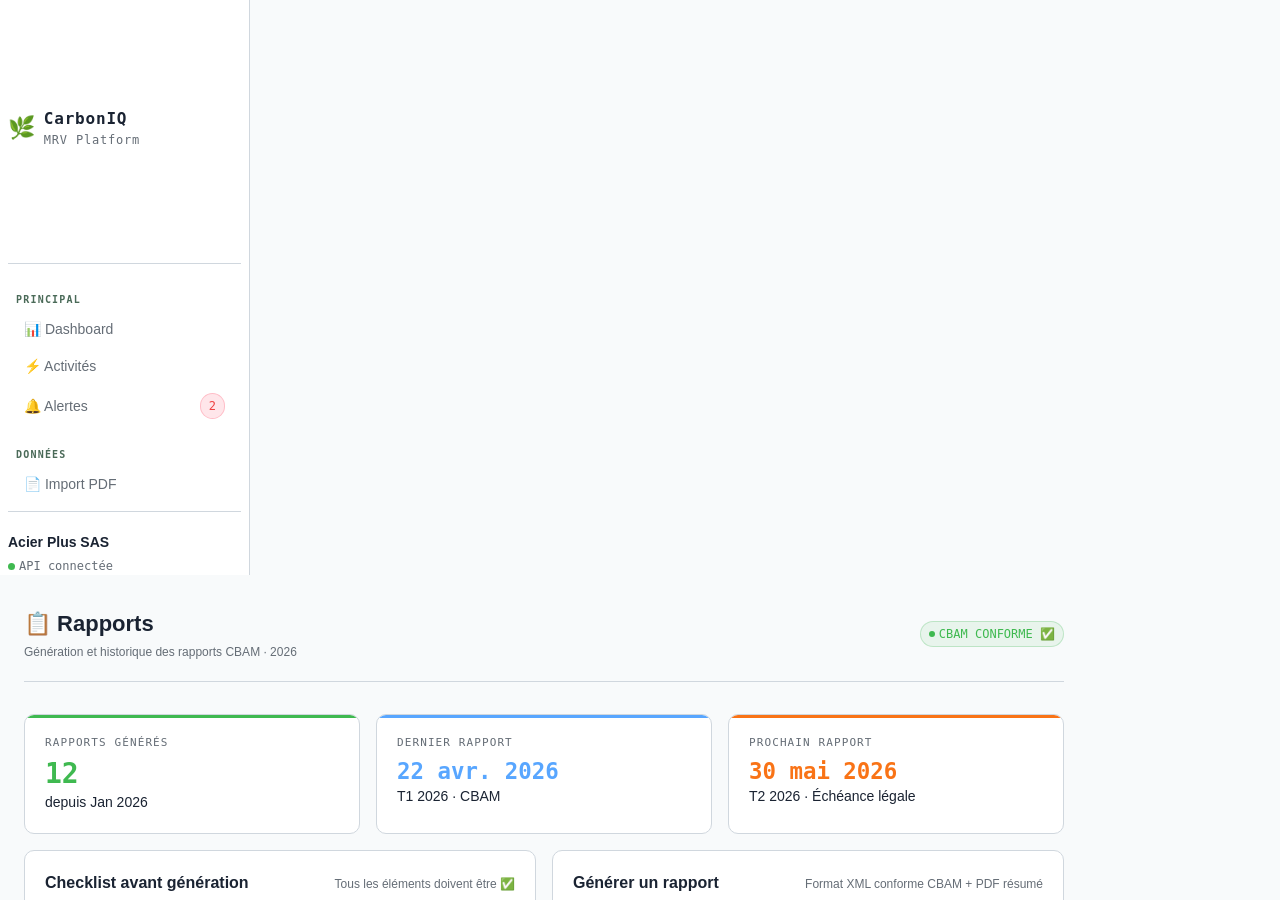
<file: frontend/pages/rapports.html>
<!DOCTYPE html>
<html lang="fr">
<head>
  <meta charset="UTF-8">
  <meta name="viewport" content="width=device-width, initial-scale=1.0">
  <title>CarbonIQ — Rapports</title>
  <link rel="stylesheet" href="../css/variables.css">
  <link rel="stylesheet" href="../css/layout.css">
  <link rel="stylesheet" href="../css/components.css">
  <style>
    .panneau-droit { display:none; }
    .main { margin-right:0; width:85%; }
    .topbar { display:flex; align-items:center; justify-content:space-between; flex-wrap:wrap; gap:var(--espace-md); padding-bottom:var(--espace-lg); margin-bottom:var(--espace-xl); border-bottom:1px solid var(--bordure); }
    .topbar__titre { font-size:var(--taille-grand); font-weight:700; color:var(--texte); }
    .topbar__sous-titre { font-size:var(--taille-petit); color:var(--texte-discret); margin-top:3px; }
    .topbar__droite { display:flex; align-items:center; gap:var(--espace-sm); }
    .sidebar__logo { display:flex; align-items:center; gap:var(--espace-sm); padding-bottom:var(--espace-lg); margin-bottom:var(--espace-sm); border-bottom:1px solid var(--bordure); }
    .sidebar__logo-emoji { font-size:22px; }
    .sidebar__logo-nom { font-size:var(--taille-moyen); font-weight:700; color:var(--texte); }
    .sidebar__logo-sous { font-family:var(--police-chiffre); font-size:var(--taille-petit); color:var(--texte-discret); }
    .sidebar__section-titre { font-family:var(--police-chiffre); font-size:10px; color:var(--texte-tres-discret); text-transform:uppercase; letter-spacing:0.12em; padding:var(--espace-lg) var(--espace-sm) var(--espace-xs); }
    .sidebar__footer { margin-top:auto; padding-top:var(--espace-lg); border-top:1px solid var(--bordure); }
    .sidebar__footer-entreprise { font-size:var(--taille-normal); font-weight:600; color:var(--texte); margin-bottom:var(--espace-xs); }
    .sidebar__footer-statut { display:flex; align-items:center; gap:var(--espace-xs); font-family:var(--police-chiffre); font-size:var(--taille-petit); color:var(--texte-discret); }
    .point-vert { width:7px; height:7px; border-radius:50%; background:var(--vert); animation:pulse 2s infinite; }

    /* Grille 3 KPI */
    .grille-kpi-rapports {
      display: grid;
      grid-template-columns: repeat(3, 1fr);
      gap: var(--espace-md);
      margin-bottom: var(--espace-md);
    }

    /* Checklist */
    .checklist { display:flex; flex-direction:column; gap:var(--espace-sm); }
    .checklist-item {
      display: flex;
      align-items: center;
      gap: var(--espace-md);
      padding: var(--espace-sm) var(--espace-md);
      background: var(--fond-carte);
      border: 1px solid var(--bordure);
      border-radius: var(--arrondi-md);
    }
    .checklist-item__icone { font-size:18px; flex-shrink:0; }
    .checklist-item__texte { flex:1; font-size:var(--taille-normal); color:var(--texte); }
    .checklist-item__detail { font-size:var(--taille-petit); color:var(--texte-discret); margin-top:2px; }

    /* Zone générer */
    .zone-generer {
      display: flex; flex-direction: column;
      align-items: center; gap: var(--espace-md);
      padding: var(--espace-xl); text-align: center;
    }
    .zone-generer__titre { font-size:var(--taille-moyen); font-weight:700; color:var(--texte); }
    .zone-generer__sous { font-size:var(--taille-petit); color:var(--texte-discret); }

    /* Message succès */
    .msg-succes {
      display: none;
      background: #1a382820;
      border: 1px solid var(--vert);
      border-radius: var(--arrondi-md);
      padding: var(--espace-md);
      color: var(--vert-clair);
      font-size: var(--taille-petit);
      text-align: center;
      margin-top: var(--espace-sm);
      width: 100%;
    }
  </style>
</head>
<body>

<aside class="sidebar">
  <div class="sidebar__logo">
    <span class="sidebar__logo-emoji">🌿</span>
    <div><div class="sidebar__logo-nom">CarbonIQ</div><div class="sidebar__logo-sous">MRV Platform</div></div>
  </div>
  <nav>
    <div class="sidebar__section-titre">Principal</div>
    <a class="sidebar__lien" href="../index.html">📊 Dashboard</a>
    <a class="sidebar__lien" href="activites.html">⚡ Activités</a>
    <a class="sidebar__lien" href="alertes.html" style="justify-content:space-between;"><span>🔔 Alertes</span><span class="badge badge-error">2</span></a>
    <div class="sidebar__section-titre">Données</div>
    <a class="sidebar__lien" href="import_pdf.html">📄 Import PDF</a>
    <div class="sidebar__section-titre">Conformité</div>
    <a class="sidebar__lien" href="conformite.html">🛡️ Conformité CBAM</a>
    <a class="sidebar__lien sidebar__lien--actif" href="rapports.html">📋 Rapports</a>
    <div class="sidebar__section-titre">Système</div>
    <a class="sidebar__lien" href="parametres.html">⚙️ Paramètres</a>
  </nav>
  <div class="sidebar__footer">
    <div class="sidebar__footer-entreprise">Acier Plus SAS</div>
    <div class="sidebar__footer-statut"><span class="point-vert"></span> API connectée</div>
  </div>
</aside>

<main class="main">

  <header class="topbar">
    <div>
      <h1 class="topbar__titre">📋 Rapports</h1>
      <p class="topbar__sous-titre">Génération et historique des rapports CBAM · 2026</p>
    </div>
    <div class="topbar__droite">
      <span class="badge badge-ok"><span class="badge__point"></span>CBAM CONFORME ✅</span>
    </div>
  </header>


  <!-- 3 KPI résumé -->
  <div class="grille-kpi-rapports">
    <div class="kpi kpi--vert">
      <div class="kpi__label">Rapports générés</div>
      <div class="kpi__valeur">12</div>
      <div class="kpi__sous">depuis Jan 2026</div>
    </div>
    <div class="kpi kpi--bleu">
      <div class="kpi__label">Dernier rapport</div>
      <div class="kpi__valeur" style="font-size:1.4rem;">22 avr. 2026</div>
      <div class="kpi__sous">T1 2026 · CBAM</div>
    </div>
    <div class="kpi kpi--orange">
      <div class="kpi__label">Prochain rapport</div>
      <div class="kpi__valeur" style="font-size:1.4rem;">30 mai 2026</div>
      <div class="kpi__sous">T2 2026 · Échéance légale</div>
    </div>
  </div>


  <!-- Checklist + Génération -->
  <div style="display:grid; grid-template-columns:1fr 1fr; gap:var(--espace-md); margin-bottom:var(--espace-md);">

    <div class="carte">
      <div class="carte__entete">
        <div class="carte__titre">Checklist avant génération</div>
        <div class="carte__sous-titre">Tous les éléments doivent être ✅</div>
      </div>
      <div class="checklist">

        <div class="checklist-item">
          <div class="checklist-item__icone">✅</div>
          <div>
            <div class="checklist-item__texte">Données Scope 1 complètes</div>
            <div class="checklist-item__detail">7 800 tCO₂ · 100% des activités saisies</div>
          </div>
        </div>

        <div class="checklist-item">
          <div class="checklist-item__icone">✅</div>
          <div>
            <div class="checklist-item__texte">Données Scope 2 complètes</div>
            <div class="checklist-item__detail">3 280 tCO₂ · Factures importées</div>
          </div>
        </div>

        <div class="checklist-item">
          <div class="checklist-item__icone">🔧</div>
          <div>
            <div class="checklist-item__texte">Données Scope 3 partielles</div>
            <div class="checklist-item__detail">1 370 tCO₂ · Transport déc. 2025 manquant</div>
          </div>
        </div>

        <div class="checklist-item">
          <div class="checklist-item__icone">✅</div>
          <div>
            <div class="checklist-item__texte">Facteurs ADEME à jour</div>
            <div class="checklist-item__detail">Version 2026 · Mise à jour il y a 3 jours</div>
          </div>
        </div>

        <div class="checklist-item">
          <div class="checklist-item__icone">✅</div>
          <div>
            <div class="checklist-item__texte">Score CBAM suffisant</div>
            <div class="checklist-item__detail">87/100 · Seuil minimum : 70</div>
          </div>
        </div>

        <div class="checklist-item">
          <div class="checklist-item__icone">🔧</div>
          <div>
            <div class="checklist-item__texte">Vérification tierce partie</div>
            <div class="checklist-item__detail">Auditeur externe non encore désigné</div>
          </div>
        </div>

      </div>
    </div>

    <div class="carte">
      <div class="carte__entete">
        <div class="carte__titre">Générer un rapport</div>
        <div class="carte__sous-titre">Format XML conforme CBAM + PDF résumé</div>
      </div>
      <div class="zone-generer">
        <div style="font-size:48px;">📄</div>
        <div class="zone-generer__titre">Rapport CBAM</div>
        <div class="zone-generer__sous">Acier Plus SAS · SIRET 123 456 789</div>

        <div class="groupe-champ" style="width:100%; text-align:left;">
          <label class="label" for="periode-rapport">Période du rapport</label>
          <select id="periode-rapport" class="champ">
            <option value="T1-2026">T1 2026 — Jan · Fév · Mar</option>
            <option value="T2-2026">T2 2026 — Avr · Mai · Jun</option>
            <option value="annuel-2025">Annuel 2025</option>
            <option value="annuel-2026">Annuel 2026</option>
          </select>
        </div>

        <!--
          Dans un vrai projet, ce bouton appellerait :
          fetch('http://localhost:8000/generate-report', { method:'POST', ... })
        -->
        <button class="btn btn-primaire" id="btn-generer"
                style="width:100%; font-size:var(--taille-moyen); padding:var(--espace-md);"
                onclick="genererRapport()">
          📄 Générer le rapport PDF
        </button>

        <div id="msg-generation" class="msg-succes">
          ✅ Rapport généré avec succès !<br>
          <span style="font-family:var(--police-chiffre); color:var(--texte-discret);">
            rapport_CBAM_T1_2026_AcierPlus.pdf · 2.3 Mo
          </span>
        </div>
      </div>
    </div>

  </div>


  <!-- Tableau historique -->
  <div class="carte">
    <div class="carte__entete">
      <div class="carte__titre">Historique des rapports</div>
      <div class="carte__sous-titre">Les 6 derniers rapports générés</div>
    </div>
    <div class="tableau-conteneur">
      <table class="tableau">
        <thead>
          <tr>
            <th>Période</th>
            <th>Type</th>
            <th>Date de génération</th>
            <th class="cellule-chiffre">Total CO₂ (t)</th>
            <th class="cellule-chiffre">Score CBAM</th>
            <th>Statut</th>
            <th>Action</th>
          </tr>
        </thead>
        <tbody id="tbody-rapports">
          <!-- Rempli par JavaScript -->
        </tbody>
      </table>
    </div>
  </div>

</main>

<script>
/* ──────────────────────────────────────────────────
   DONNÉES SIMULÉES — historique des rapports
   Dans un vrai projet : fetch('http://localhost:8000/reports')
──────────────────────────────────────────────────── */
var rapports = [
  { id: 6, periode: 'T1 2026',      type: 'CBAM',     date: '2026-04-22', co2: 12450, score: 87, statut: 'Prêt'   },
  { id: 5, periode: 'T4 2025',      type: 'CBAM',     date: '2026-01-15', co2: 14200, score: 83, statut: 'Prêt'   },
  { id: 4, periode: 'Annuel 2025',  type: 'ISO 14064', date: '2026-01-10', co2: 52800, score: 81, statut: 'Prêt'   },
  { id: 3, periode: 'T3 2025',      type: 'CBAM',     date: '2025-10-08', co2: 13100, score: 79, statut: 'Prêt'   },
  { id: 2, periode: 'T2 2025',      type: 'CBAM',     date: '2025-07-12', co2: 11900, score: 76, statut: 'Prêt'   },
  { id: 1, periode: 'T1 2025',      type: 'CBAM',     date: '2025-04-20', co2: 13600, score: 72, statut: 'Erreur' }
];


/* ──────────────────────────────────────────────────
   REMPLIR LE TABLEAU
──────────────────────────────────────────────────── */
function remplirTableau() {
  var tbody = document.getElementById('tbody-rapports');
  tbody.innerHTML = '';

  rapports.forEach(function(r) {
    var dateFormatee = new Date(r.date).toLocaleDateString('fr-FR', {
      day: '2-digit', month: 'short', year: 'numeric'
    });

    var badgeStatut = r.statut === 'Prêt'
      ? '<span class="badge badge-ok">✅ Prêt</span>'
      : '<span class="badge badge-error">❌ Erreur</span>';

    var couleurScore = r.score >= 85 ? 'var(--vert)' : r.score >= 75 ? 'var(--orange)' : 'var(--rouge)';

    var boutonAction = r.statut === 'Prêt'
      ? '<button class="btn btn-contour" style="font-size:var(--taille-petit); padding:3px var(--espace-sm);" onclick="telecharger(' + r.id + ')">⬇ Télécharger</button>'
      : '<button class="btn btn-danger"  style="font-size:var(--taille-petit); padding:3px var(--espace-sm);" onclick="regenerer(' + r.id + ')">🔄 Régénérer</button>';

    tbody.innerHTML +=
      '<tr>' +
        '<td style="font-weight:600; color:var(--texte);">' + r.periode + '</td>' +
        '<td><span class="badge badge-warn">' + r.type + '</span></td>' +
        '<td>' + dateFormatee + '</td>' +
        '<td class="cellule-chiffre">' + r.co2.toLocaleString('fr-FR') + '</td>' +
        '<td class="cellule-chiffre" style="color:' + couleurScore + '; font-weight:700;">' + r.score + '/100</td>' +
        '<td>' + badgeStatut + '</td>' +
        '<td>' + boutonAction + '</td>' +
      '</tr>';
  });
}


/* ──────────────────────────────────────────────────
   GÉNÉRER UN RAPPORT
   Simule un appel API avec setTimeout (délai artificiel 2s)
──────────────────────────────────────────────────── */
function genererRapport() {
  var btn = document.getElementById('btn-generer');

  // Désactive le bouton et affiche "chargement"
  btn.textContent = '⟳ Génération en cours...';
  btn.disabled = true;

  setTimeout(function() {
    // Remet le bouton à l'état normal
    btn.textContent = '📄 Générer le rapport PDF';
    btn.disabled = false;

    // Affiche le message de succès
    document.getElementById('msg-generation').style.display = 'block';

    // Ajoute le nouveau rapport en haut du tableau
    rapports.unshift({
      id: rapports.length + 1,
      periode: document.getElementById('periode-rapport').options[document.getElementById('periode-rapport').selectedIndex].text.split(' —')[0],
      type: 'CBAM',
      date: new Date().toISOString().slice(0, 10),
      co2: 12450,
      score: 87,
      statut: 'Prêt'
    });
    remplirTableau();
  }, 2000);
}


/* ──────────────────────────────────────────────────
   TÉLÉCHARGER / RÉGÉNÉRER (simulation)
──────────────────────────────────────────────────── */
function telecharger(id) {
  alert('📥 Téléchargement du rapport #' + id + '\nDans la version finale, l\'API génère le fichier PDF.');
}

function regenerer(id) {
  rapports.find(function(r) { return r.id === id; }).statut = 'Prêt';
  remplirTableau();
}


// Remplit le tableau dès le chargement de la page
remplirTableau();
</script>

</body>
</html>
</file>
<file: frontend/css/variables.css>
/* ══════════════════════════════════════════════════════════════
   VARIABLES GLOBALES — Système Light/Dark Theme
   ══════════════════════════════════════════════════════════════ */

/* ───────────────────────────────────────────────────────────── */
/* THÈME DARK (par défaut)                                      */
/* ───────────────────────────────────────────────────────────── */
:root {
  /* Fonds */
  --fond-page:           #091413;
  --fond-carte:          #0f2018;
  --fond-survol:         rgba(63, 185, 80, 0.1);
  --fond-input:          #0a0e0d;

  /* Bordures */
  --bordure:             #1a3828;
  --bordure-forte:       #245038;
  --bordure-legere:      rgba(63, 185, 80, 0.2);
  --bordure-focus:       #3fb950;

  /* Texte */
  --texte:               #e6edf3;
  --texte-discret:       #8b949e;
  --texte-tres-discret:  #4a6a58;
  --texte-fonce:         #0a0e0d;

  /* Couleurs Scopes */
  --couleur-scope1:      #f97316;
  --couleur-scope2:      #3fb950;
  --couleur-scope3:      #a855f7;
  --couleur-cbam:        #3b82f6;

  /* Accents */
  --vert:                #3fb950;
  --vert-clair:          #B0E4CC;
  --vert-lueur:          #3fb95033;
  --orange:              #f97316;
  --orange-fond:         #f7816622;
  --rouge:               #ef4444;
  --rouge-fond:          #ff456022;
  --bleu:                #3b82f6;
  --violet:              #a855f7;

  /* Ombres */
  --ombre:               0 4px 12px rgba(0, 0, 0, 0.3);
  --ombre-legere:        0 2px 8px rgba(0, 0, 0, 0.15);
  --ombre-carte:         0 4px 12px #00000060, inset 0 1px 0 #1a382880;
  --ombre-lueur-verte:   0 0 16px #3fb95033, 0 0 4px #3fb95066;
  --ombre-lueur-rouge:   0 0 16px #ff456033, 0 0 4px #ff456066;

  /* Typographie */
  --police-texte:        'IBM Plex Sans', 'Segoe UI', sans-serif;
  --police-chiffre:      'IBM Plex Mono', 'Consolas', monospace;

  /* Tailles — fluides avec clamp(min, fluide, max) */
  --taille-petit:        clamp(0.68rem,  1vw,   0.75rem);
  --taille-normal:       clamp(0.8rem,   1.2vw, 0.875rem);
  --taille-moyen:        clamp(0.875rem, 1.4vw, 1rem);
  --taille-grand:        clamp(1.1rem,   1.8vw, 1.375rem);
  --taille-titre:        clamp(1.25rem,  2.2vw, 1.75rem);
  --taille-hero:         clamp(1.5rem,   3vw,   2.25rem);

  /* Espacements */
  --espace-xs:           4px;
  --espace-sm:           8px;
  --espace-md:           16px;
  --espace-lg:           20px;
  --espace-xl:           32px;
  --espace-2xl:          48px;

  /* Rayons */
  --arrondi-sm:          4px;
  --arrondi-md:          8px;
  --arrondi-lg:          12px;
  --arrondi-rond:        9999px;

  /* Misc */
  --transition:          all 0.3s ease;
  --largeur-sidebar:     250px;
  --hauteur-topbar:      60px;
  --largeur-max:         1440px;
}

/* ───────────────────────────────────────────────────────────── */
/* THÈME LIGHT                                                  */
/* ───────────────────────────────────────────────────────────── */
[data-theme="light"] {
  --fond-page:           #f8fafb;
  --fond-carte:          #ffffff;
  --fond-survol:         rgba(63, 185, 80, 0.08);
  --fond-input:          #f0f3f6;

  --bordure:             #d0d7de;
  --bordure-forte:       #a8c4ae;
  --bordure-legere:      rgba(63, 185, 80, 0.15);
  --bordure-focus:       #3fb950;

  --texte:               #1a2332;
  --texte-discret:       #656d76;
  --texte-tres-discret:  #8a9bb0;
  --texte-fonce:         #0a0e0d;

  --ombre:               0 4px 12px rgba(0, 0, 0, 0.08);
  --ombre-legere:        0 2px 8px rgba(0, 0, 0, 0.05);
  --ombre-carte:         0 2px 8px #00000018, inset 0 1px 0 #ffffff80;
  --ombre-lueur-verte:   0 0 12px #3fb95020;
  --ombre-lueur-rouge:   0 0 12px #cf222e20;
}

/* ───────────────────────────────────────────────────────────── */
/* Préférence système (appliqué si aucun data-theme explicite)  */
/* ───────────────────────────────────────────────────────────── */
@media (prefers-color-scheme: light) {
  :root:not([data-theme="dark"]) {
    --fond-page:     #f8fafb;
    --fond-carte:    #ffffff;
    --fond-survol:   rgba(63, 185, 80, 0.08);
    --fond-input:    #f0f3f6;
    --bordure:       #d0d7de;
    --bordure-forte: #a8c4ae;
    --texte:         #1a2332;
    --texte-discret: #656d76;
    --ombre:         0 4px 12px rgba(0, 0, 0, 0.08);
    --ombre-legere:  0 2px 8px rgba(0, 0, 0, 0.05);
    --ombre-carte:   0 2px 8px #00000018, inset 0 1px 0 #ffffff80;
  }
}
</file>
<file: frontend/css/layout.css>
@import './variables.css';

* {
  margin: 0;
  padding: 0;
  box-sizing: border-box;
}

html, body {
  height: 100%;
  overflow: hidden;
}


body {
  display: grid;
  grid-template-rows: auto 1fr;
  background: var(--fond-page);
  color: var(--texte);
  font-family: var(--police-texte);
  font-size: var(--taille-normal);
  line-height: 1.5;
}

/* ── Header pleine largeur ─────────────────────────── */
.page-header {
  display: flex;
  align-items: center;
  justify-content: space-between;
  padding: 0 clamp(12px, 2vw, 24px);
  min-height: clamp(48px, 6vh, 64px);
  background: var(--fond-carte);
  border-bottom: 1px solid var(--bordure);
}

.page-header__gauche {
  display: flex;
  flex-direction: column;
  justify-content: center;
}

.page-header__droite {
  display: flex;
  flex-direction: row;
  align-items: center;
  gap: var(--espace-md);
}

/* ── Wrapper : flex row, sidebar + dashboard côte à côte ── */
.main-wrapper {
  display: flex;
  flex-direction: row;
  min-height: 0;      /* critique : permet aux enfants de ne pas dépasser */
  overflow: hidden;
}

/* ══════════════════════════════════════════════════════
   SIDEBAR — style ChatGPT
   ══════════════════════════════════════════════════════ */

/* ── Base ─────────────────────────────────────────────── */
.sidebar {
  order: -1;
  width: var(--largeur-sidebar);   /* 250px */
  flex-shrink: 0;
  overflow: hidden;
  background: var(--fond-carte);
  border-right: 1px solid var(--bordure);
  display: flex;
  flex-direction: column;
  padding: 12px 8px 0;
  transition: width 0.25s cubic-bezier(0.4, 0, 0.2, 1);
}

/* Nav scrollable — seulement les liens, pas le footer */
.sidebar nav {
  flex: 1;
  overflow-y: scroll;
  overflow-x: hidden;
  padding: 0 0 8px;
  scrollbar-width: thin;
  scrollbar-color: var(--bordure) transparent;
}
.sidebar nav::-webkit-scrollbar       { width: 3px; }
.sidebar nav::-webkit-scrollbar-track { background: transparent; }
.sidebar nav::-webkit-scrollbar-thumb { background: var(--bordure); border-radius: 99px; }
.sidebar nav::-webkit-scrollbar-thumb:hover { background: var(--texte-discret); }

/* ── En-tête (logo + toggle) ────────────────────────── */
.sidebar__header {
  display: flex;
  align-items: center;
  justify-content: space-between;
  padding: 4px 4px 8px;
  margin-bottom: 4px;
}

/* ── Logo ───────────────────────────────────────────── */
.sidebar__logo {
  display: flex;
  align-items: center;
  gap: 10px;
  overflow: hidden;
  flex: 1;
  min-width: 0;
}
.sidebar__logo-emoji { font-size: 22px; flex-shrink: 0; }
.sidebar__logo-textes { overflow: hidden; }
.sidebar__logo-nom   { font-size: 14px; font-weight: 700; color: var(--texte); white-space: nowrap; }
.sidebar__logo-sous  { font-size: 11px; color: var(--texte-discret); white-space: nowrap; }

/* ── Bouton toggle ───────────────────────────────────── */
.sidebar-toggle-btn {
  width: 34px;
  height: 34px;
  border-radius: var(--arrondi-md);
  border: none;
  background: transparent;
  color: var(--texte-discret);
  cursor: pointer;
  display: flex;
  align-items: center;
  justify-content: center;
  flex-shrink: 0;
  transition: background 0.15s ease, color 0.15s ease;
  position: relative;
}
.sidebar-toggle-btn:hover {
  background: var(--fond-survol);
  color: var(--texte);
}
/* Tooltip "Ouvrir la barre latérale" */
.sidebar-toggle-btn::after {
  content: attr(data-tooltip);
  position: absolute;
  left: calc(100% + 10px);
  top: 50%;
  transform: translateY(-50%);
  background: var(--texte);
  color: var(--fond-page);
  padding: 5px 10px;
  border-radius: 6px;
  font-size: 12px;
  font-family: var(--police-texte);
  white-space: nowrap;
  opacity: 0;
  pointer-events: none;
  transition: opacity 0.15s ease;
  z-index: 200;
}
.sidebar-toggle-btn:hover::after { opacity: 1; }

/* ── Section titre ───────────────────────────────────── */
.sidebar__section-titre {
  font-family: var(--police-chiffre);
  font-size: 10px;
  font-weight: 600;
  text-transform: uppercase;
  letter-spacing: 0.08em;
  color: var(--texte-tres-discret);
  padding: 12px 8px 4px;
  white-space: nowrap;
  overflow: hidden;
  transition: opacity 0.2s ease, max-height 0.25s ease;
  max-height: 40px;
}

/* ── Liens nav ───────────────────────────────────────── */
.sidebar__lien {
  display: flex;
  align-items: center;
  gap: 10px;
  padding: 8px 10px;
  border-radius: var(--arrondi-md);
  color: var(--texte-discret);
  text-decoration: none;
  font-size: var(--taille-normal);
  transition: background 0.15s ease, color 0.15s ease;
  white-space: nowrap;
  overflow: hidden;
  position: relative;
}
.sidebar__lien:hover {
  background: var(--fond-survol);
  color: var(--texte);
}
.sidebar__lien--actif {
  background: var(--fond-survol);
  color: var(--texte);
}
.sidebar__lien-icone { font-size: 16px; flex-shrink: 0; }
.sidebar__lien-texte { flex: 1; overflow: hidden; transition: opacity 0.15s ease; }
.sidebar__lien-badge { flex-shrink: 0; }

/* Tooltip sur liens (visible quand sidebar réduite) */
.sidebar__lien::after {
  content: attr(data-tooltip);
  position: absolute;
  left: calc(100% + 10px);
  top: 50%;
  transform: translateY(-50%);
  background: var(--texte);
  color: var(--fond-page);
  padding: 5px 10px;
  border-radius: 6px;
  font-size: 12px;
  white-space: nowrap;
  opacity: 0;
  pointer-events: none;
  z-index: 200;
  transition: opacity 0.15s ease;
}

/* ── Footer ─────────────────────────────────────────── */
.sidebar__footer {
  margin-top: auto;
  padding-top: var(--espace-lg);
  border-top: 1px solid var(--bordure);
  overflow: hidden;
}
.sidebar__footer-entreprise {
  font-size: var(--taille-normal);
  font-weight: 600;
  color: var(--texte);
  margin-bottom: var(--espace-xs);
  white-space: nowrap;
}
.sidebar__footer-statut {
  display: flex;
  align-items: center;
  gap: var(--espace-sm);
  font-size: var(--taille-petit);
  color: var(--texte-discret);
  white-space: nowrap;
}

/* ══════════════════════════════════════════════════════
   ÉTAT RÉDUIT (56px) — icônes seules
   ══════════════════════════════════════════════════════ */
.sidebar--reduite {
  width: 56px;
}

/* Header : empile toggle sous logo */
.sidebar--reduite .sidebar__header {
  flex-direction: column;
  align-items: center;
  gap: 4px;
  padding-bottom: 8px;
}

/* Logo : emoji seul, centré, cliquable pour ouvrir */
.sidebar--reduite .sidebar__logo {
  justify-content: center;
  flex: none;
  cursor: pointer;
  border-radius: var(--arrondi-md);
  padding: 6px;
  transition: background 0.15s ease;
  position: relative;
}
.sidebar--reduite .sidebar__logo:hover {
  background: var(--fond-survol);
}
.sidebar--reduite .sidebar__logo::after {
  content: attr(data-tooltip);
  position: absolute;
  left: calc(100% + 10px);
  top: 50%;
  transform: translateY(-50%);
  background: var(--texte);
  color: var(--fond-page);
  padding: 5px 10px;
  border-radius: 6px;
  font-size: 12px;
  font-family: var(--police-texte);
  white-space: nowrap;
  opacity: 0;
  pointer-events: none;
  z-index: 200;
  transition: opacity 0.15s ease;
}
.sidebar--reduite .sidebar__logo:hover::after { opacity: 1; }
.sidebar--reduite .sidebar__logo-textes { display: none; }

/* Toggle : caché quand réduit — le logo sert de bouton */
.sidebar--reduite .sidebar-toggle-btn { display: none; }

/* Section titres : cachées */
.sidebar--reduite .sidebar__section-titre {
  opacity: 0;
  max-height: 0;
  padding: 0;
  pointer-events: none;
}

/* Liens : icône centrée, tooltip au survol */
.sidebar--reduite .sidebar__lien {
  justify-content: center;
  padding: 8px;
  gap: 0;
}
.sidebar--reduite .sidebar__lien-texte  { opacity: 0; width: 0; overflow: hidden; }
.sidebar--reduite .sidebar__lien-badge  { display: none; }
.sidebar--reduite .sidebar__lien--actif { background: var(--fond-survol); }
.sidebar--reduite .sidebar__lien:hover::after { opacity: 1; }

/* Footer réduit : dot seul */
.sidebar--reduite .footer-dot-seul  { display: flex; }
.sidebar--reduite .footer-complet   { display: none; }

.sidebar__logo {
  font-family: var(--police-chiffre);
  font-size: var(--taille-moyen);
  color: var(--vert);
  padding-bottom: var(--espace-lg);
  border-bottom: 1px solid var(--bordure);
  margin-bottom: var(--espace-lg);
  letter-spacing: 0.05em;
}

.sidebar__lien {
  display: flex;
  align-items: center;
  gap: var(--espace-sm);
  padding: var(--espace-sm) var(--espace-md);
  border-radius: var(--arrondi-md);
  color: var(--texte-discret);
  text-decoration: none;
  font-size: var(--taille-normal);
  transition: var(--transition);
}

.sidebar__lien:hover,
.sidebar__lien--actif {
  background: var(--fond-survol);
  color: var(--texte);
  border-left: 2px solid var(--vert);
  padding-left: calc(var(--espace-md) - 2px);
}

/* ── Main : occupe tout l'espace restant, scroll indépendant ── */
.main {
  flex: 1;
  min-width: 0;
  overflow-y: auto;
  overflow-x: hidden;
  padding: clamp(16px, 2.5vw, 32px) clamp(12px, 2vw, 24px) 80px;
}

/* ── Grilles internes ──────────────────────────────── */
.grille-kpi {
  display: grid;
  grid-template-columns: repeat(auto-fit, minmax(min(200px, 100%), 1fr));
  gap: var(--espace-md);
  margin-bottom: var(--espace-xl);
}

.grille-graphiques {
  display: grid;
  grid-template-columns: repeat(auto-fit, minmax(min(380px, 100%), 1fr));
  gap: var(--espace-md);
}

.main__titre {
  font-size: var(--taille-titre);
  color: var(--texte);
  font-weight: 600;
  margin-bottom: var(--espace-xs);
}

.main__sous-titre {
  font-size: var(--taille-normal);
  color: var(--texte-discret);
  margin-bottom: var(--espace-xl);
}

/* ── Bouton toggle de thème ──────────────────────── */
.theme-toggle {
  display: flex;
  align-items: center;
}

.theme-toggle__btn {
  width: 36px;
  height: 36px;
  border-radius: 50%;
  border: 1px solid var(--bordure);
  background: transparent;
  color: var(--texte-discret);
  cursor: pointer;
  display: flex;
  align-items: center;
  justify-content: center;
  transition: var(--transition);
  padding: 0;
  flex-shrink: 0;
}

.theme-toggle__btn:hover {
  background: var(--fond-survol);
  color: var(--vert);
  border-color: var(--vert);
}

.theme-toggle__icon {
  width: 18px;
  height: 18px;
  pointer-events: none;
}

/* Dark mode : lune visible, soleil caché */
.theme-toggle__icon--sun  { display: none; }
.theme-toggle__icon--moon { display: block; }

/* Light mode : soleil visible, lune cachée */
[data-theme="light"] .theme-toggle__icon--sun  { display: block; }
[data-theme="light"] .theme-toggle__icon--moon { display: none; }

/* ── Icône alerte (cloche) ───────────────────────── */
.alerte-cloche {
  position: relative;
  display: flex;
  align-items: center;
  justify-content: center;
  width: 36px;
  height: 36px;
  border-radius: 50%;
  background: transparent;
  border: 1px solid var(--bordure);
  color: var(--texte-discret);
  cursor: pointer;
  transition: all 0.2s ease;
  flex-shrink: 0;
}

.alerte-cloche:hover {
  background: var(--fond-survol);
  color: var(--texte);
  border-color: var(--bordure-forte);
}

.alerte-cloche__icone {
  width: 17px;
  height: 17px;
}

.alerte-cloche__badge {
  position: absolute;
  top: -5px;
  right: -5px;
  min-width: 18px;
  height: 18px;
  border-radius: 999px;
  background: #ff4560;
  color: #fff;
  font-family: var(--police-chiffre);
  font-size: 10px;
  font-weight: 700;
  display: flex;
  align-items: center;
  justify-content: center;
  padding: 0 4px;
  border: 2px solid var(--fond-carte);
  line-height: 1;
}

/* Sonnerie quand il y a des alertes non lues */
.alerte-cloche--active {
  color: #ff4560;
  border-color: #ff4560;
  background: rgba(255, 69, 96, 0.08);
  animation: sonnerie 3s ease-in-out infinite;
}

@keyframes sonnerie {
  0%,  100% { transform: rotate(0deg); }
  5%         { transform: rotate(15deg); }
  10%        { transform: rotate(-12deg); }
  15%        { transform: rotate(10deg); }
  20%        { transform: rotate(-8deg); }
  25%        { transform: rotate(0deg); }
}

/* ── Badge CBAM animé ─────────────────────────────── */
.cbam-badge {
  display: flex;
  align-items: center;
  gap: 8px;
  padding: 6px 14px;
  border-radius: 999px;
  font-family: var(--police-chiffre);
  font-size: 12px;
  font-weight: 700;
  letter-spacing: 0.06em;
  border: 1.5px solid;
  transition: all 0.3s ease;
}

.cbam-badge__dot {
  width: 8px;
  height: 8px;
  border-radius: 50%;
  flex-shrink: 0;
}

/* État attente */
.cbam-badge--attente {
  color: var(--texte-discret);
  border-color: var(--bordure);
  background: transparent;
}
.cbam-badge--attente .cbam-badge__dot {
  background: var(--texte-discret);
}

/* CONFORME — vert pulsant */
.cbam-badge--conforme {
  color: #3fb950;
  border-color: #3fb950;
  background: rgba(63, 185, 80, 0.08);
  animation: pulse-vert 2s ease-in-out infinite;
}
.cbam-badge--conforme .cbam-badge__dot {
  background: #3fb950;
  animation: dot-pulse-vert 2s ease-in-out infinite;
}

/* NON CONFORME — rouge pulsant */
.cbam-badge--nonconforme {
  color: #ff4560;
  border-color: #ff4560;
  background: rgba(255, 69, 96, 0.08);
  animation: pulse-rouge 2s ease-in-out infinite;
}
.cbam-badge--nonconforme .cbam-badge__dot {
  background: #ff4560;
  animation: dot-pulse-rouge 2s ease-in-out infinite;
}

@keyframes pulse-vert {
  0%, 100% { box-shadow: 0 0 0 0 rgba(63,185,80,0.5); }
  50%       { box-shadow: 0 0 0 6px rgba(63,185,80,0); }
}
@keyframes dot-pulse-vert {
  0%, 100% { transform: scale(1);    opacity: 1; }
  50%       { transform: scale(1.4); opacity: 0.6; }
}
@keyframes pulse-rouge {
  0%, 100% { box-shadow: 0 0 0 0 rgba(255,69,96,0.5); }
  50%       { box-shadow: 0 0 0 6px rgba(255,69,96,0); }
}
@keyframes dot-pulse-rouge {
  0%, 100% { transform: scale(1);    opacity: 1; }
  50%       { transform: scale(1.4); opacity: 0.6; }
}

.panneau-droit { display: none; }

/* ── Écran moyen (≤ 1280px) ────────────────────────── */
@media (max-width: 1280px) {
  .grille-kpi {
    grid-template-columns: repeat(auto-fit, minmax(min(180px, 100%), 1fr));
  }
}

/* ── Petit écran / zoom élevé (≤ 1024px) ──────────── */
@media (max-width: 1024px) {
  .sidebar { width: 56px; }
  .sidebar .sidebar__logo-textes,
  .sidebar .sidebar__lien-texte,
  .sidebar .sidebar__section-titre,
  .sidebar .sidebar__footer-entreprise { display: none; }
  .sidebar .sidebar__lien  { justify-content: center; padding: 8px; gap: 0; }
  .sidebar .sidebar__logo  { justify-content: center; }
  .grille-kpi        { grid-template-columns: repeat(2, 1fr); }
  .grille-graphiques { grid-template-columns: 1fr; }
}

/* ── Mobile (≤ 900px) ──────────────────────────────── */
@media (max-width: 900px) {
  html, body    { overflow: auto; }
  .main-wrapper { flex-direction: column; overflow: visible; }
  .sidebar      { display: none; }
  .main         { overflow-y: visible; padding: var(--espace-md); }
  .grille-kpi        { grid-template-columns: repeat(2, 1fr); }
  .grille-graphiques { grid-template-columns: 1fr; }
}
</file>
<file: frontend/css/components.css>
/* ============================================================
   COMPONENTS.CSS — Tous les composants réutilisables

   Un "composant" = un élément qu'on utilise plusieurs fois
   dans le dashboard (cartes, boutons, tableaux…).
   On le code une fois ici, on l'utilise partout dans le HTML.
   ============================================================ */

@import './variables.css';


/* ============================================================
   1. CARTES KPI — Les grands chiffres en haut du dashboard
      ex : "12 450 tCO₂" ou "↗ +3.2%"
   ============================================================ */

.kpi {
  background: var(--fond-carte);
  border: 1px solid var(--bordure);
  border-radius: 10px;
  padding: var(--espace-lg);
  position: relative;       /* pour positionner le badge en haut à droite */
  overflow: hidden;         /* cache ce qui dépasse les bords */
  transition: var(--transition);
}

/* Barre colorée de 3px tout en haut de la carte */
.kpi::before {
  content: '';              /* élément vide, juste pour la barre */
  position: absolute;
  top: 0; left: 0; right: 0;
  height: 3px;
}

/* Couleur de la barre selon le type de KPI */
.kpi--vert::before   { background: var(--vert); }
.kpi--orange::before { background: var(--orange); }
.kpi--bleu::before   { background: #58a6ff; }
.kpi--violet::before { background: #bc8cff; }

/* Au survol : légère lueur verte sous la carte */
.kpi:hover {
  border-color: var(--bordure-forte);
  box-shadow: var(--ombre-lueur-verte);
}

/* Le label en haut (ex: "ÉMISSIONS TOTALES") */
.kpi__label {
  font-family: var(--police-chiffre);
  font-size: 11px;
  color: var(--texte-discret);
  text-transform: uppercase;
  letter-spacing: 0.1em;
  margin-bottom: var(--espace-sm);
}

/* Le grand chiffre au centre */
.kpi__valeur {
  font-family: var(--police-chiffre);
  font-size: var(--taille-titre);   /* 28px */
  font-weight: 600;
  color: var(--vert);
  line-height: 1;
  margin-bottom: var(--espace-xs);
}

/* Couleur de la valeur selon le type */
.kpi--orange .kpi__valeur { color: var(--orange); }
.kpi--bleu   .kpi__valeur { color: #58a6ff; }
.kpi--violet .kpi__valeur { color: #bc8cff; }

/* L'unité à côté du chiffre (ex: "tCO₂") */
.kpi__unite {
  font-size: var(--taille-normal);
  color: var(--texte-discret);
  margin-left: var(--espace-xs);
}

/* Badge tendance en haut à droite (ex: "↗ +3.2%") */
.kpi__badge {
  position: absolute;
  top: var(--espace-md);
  right: var(--espace-md);
  font-family: var(--police-chiffre);
  font-size: var(--taille-petit);
  font-weight: 600;
  padding: 2px var(--espace-sm);
  border-radius: var(--arrondi-sm);
}

/* ↘ tendance positive = vert (moins d'émissions c'est bien) */
.kpi__badge--baisse {
  background: #3fb95022;
  color: var(--vert);
}

/* ↗ tendance négative = rouge (plus d'émissions c'est mal) */
.kpi__badge--hausse {
  background: var(--rouge-fond);
  color: var(--rouge);
}


/* ============================================================
   2. BOUTONS — Actions de l'utilisateur
   ============================================================ */

/* Style de base commun à tous les boutons */
.btn {
  display: inline-flex;
  align-items: center;
  gap: var(--espace-sm);
  padding: var(--espace-sm) var(--espace-lg);
  border-radius: var(--arrondi-md);
  border: 1px solid transparent;
  font-family: var(--police-texte);
  font-size: var(--taille-normal);
  font-weight: 500;
  cursor: pointer;          /* la souris devient une main au survol */
  transition: var(--transition);
  text-decoration: none;    /* si c'est un <a> utilisé comme bouton */
  white-space: nowrap;      /* le texte ne coupe pas à la ligne */
}

/* Bouton principal : fond vert, texte sombre */
.btn-primaire {
  background: var(--vert);
  color: var(--fond-page);
  font-weight: 700;
  border-color: var(--vert);
}
.btn-primaire:hover {
  opacity: 0.85;
}

/* Bouton secondaire : transparent avec bordure */
.btn-contour {
  background: transparent;
  color: var(--texte-discret);
  border-color: var(--bordure);
}
.btn-contour:hover {
  background: var(--fond-survol);
  color: var(--texte);
  border-color: var(--bordure-forte);
}

/* Bouton danger : rouge discret */
.btn-danger {
  background: var(--rouge-fond);
  color: var(--rouge);
  border-color: #ff456033;
}
.btn-danger:hover {
  background: #ff456033;
}

/* Bouton désactivé (non cliquable) */
.btn:disabled {
  opacity: 0.4;
  cursor: not-allowed;
}


/* ============================================================
   3. BADGES DE STATUT — Indicateurs visuels (OK / Alerte / Erreur)
      ex: "● En ligne" ou "● Dépassement"
   ============================================================ */

/* Style de base commun */
.badge {
  display: inline-flex;
  align-items: center;
  gap: var(--espace-xs);
  padding: 3px var(--espace-sm);
  border-radius: var(--arrondi-rond);  /* forme pilule */
  font-family: var(--police-chiffre);
  font-size: var(--taille-petit);
  font-weight: 500;
  border: 1px solid transparent;
}

.badge-ok    { background: #3fb95015; border-color: #3fb95040; color: var(--vert); }
.badge-warn  { background: var(--orange-fond); border-color: #f7816640; color: var(--orange); }
.badge-error { background: var(--rouge-fond);  border-color: #ff456040; color: var(--rouge); }

/* Le petit point animé qui clignote (effet "live") */
.badge__point {
  width: 6px;
  height: 6px;
  border-radius: 50%;       /* cercle parfait */
  background: currentColor; /* prend la couleur du texte parent */
  animation: pulse 2s infinite;
}

/* Animation : le point grossit et disparaît en boucle */
@keyframes pulse {
  0%, 100% { opacity: 1;   transform: scale(1); }
  50%       { opacity: 0.4; transform: scale(1.4); }
}


/* ============================================================
   4. TABLEAU DE DONNÉES
   ============================================================ */

/* Conteneur du tableau : coins arrondis et bordure */
.tableau-conteneur {
  border: 1px solid var(--bordure);
  border-radius: var(--arrondi-lg);
  overflow: hidden;         /* les coins arrondis coupent le tableau */
}

.tableau {
  width: 100%;
  border-collapse: collapse; /* supprime l'espace entre les cellules */
  font-size: var(--taille-normal);
}

/* En-têtes des colonnes */
.tableau thead th {
  background: var(--fond-carte);
  padding: var(--espace-sm) var(--espace-md);
  text-align: left;
  font-family: var(--police-chiffre);
  font-size: 10px;
  color: var(--texte-discret);
  text-transform: uppercase;
  letter-spacing: 0.1em;
  border-bottom: 1px solid var(--bordure);
  font-weight: 500;
}

/* Cellules du corps du tableau */
.tableau tbody td {
  padding: var(--espace-sm) var(--espace-md);
  border-bottom: 1px solid var(--bordure);
  color: var(--texte);
  vertical-align: middle;
}

/* Alternance de couleurs : lignes paires plus sombres */
.tableau tbody tr:nth-child(even) td {
  background: var(--fond-carte);
}
.tableau tbody tr:nth-child(odd) td {
  background: var(--fond-page);
}

/* Au survol : légère surbrillance verte */
.tableau tbody tr:hover td {
  background: #3fb95010;
  border-color: #3fb95030;
}

/* Dernière ligne sans bordure en bas */
.tableau tbody tr:last-child td {
  border-bottom: none;
}

/* Les chiffres dans le tableau utilisent la police monospace */
.tableau .cellule-chiffre {
  font-family: var(--police-chiffre);
  text-align: right;
}


/* ============================================================
   5. ALERTES — Messages importants avec niveau de gravité
   ============================================================ */

.alerte {
  display: flex;
  gap: var(--espace-md);
  padding: var(--espace-md);
  border-radius: var(--arrondi-md);
  border: 1px solid var(--bordure);
  border-left-width: 3px;   /* la bordure gauche est plus épaisse */
  background: var(--fond-carte);
  margin-bottom: var(--espace-md);
}

/* Couleur de la bordure gauche selon gravité */
.alerte--info    { border-left-color: #58a6ff; }
.alerte--succes  { border-left-color: var(--vert); }
.alerte--warn    { border-left-color: var(--orange); }
.alerte--erreur  { border-left-color: var(--rouge); }

/* Carré arrondi qui contient l'icône */
.alerte__icone {
  width: 36px;
  height: 36px;
  border-radius: var(--arrondi-md);
  display: flex;
  align-items: center;
  justify-content: center;
  font-size: 16px;
  flex-shrink: 0;           /* ne rétrécit pas si le texte est long */
}

.alerte--info   .alerte__icone { background: #58a6ff22; }
.alerte--succes .alerte__icone { background: #3fb95022; }
.alerte--warn   .alerte__icone { background: var(--orange-fond); }
.alerte--erreur .alerte__icone { background: var(--rouge-fond); }

/* Textes de l'alerte */
.alerte__titre {
  font-size: var(--taille-normal);
  font-weight: 600;
  color: var(--texte);
  margin-bottom: 2px;
}
.alerte__description {
  font-size: var(--taille-petit);
  color: var(--texte-discret);
}
.alerte__heure {
  font-family: var(--police-chiffre);
  font-size: var(--taille-petit);
  color: var(--texte-tres-discret);
  margin-top: var(--espace-xs);
}


/* ============================================================
   6. CARDS GÉNÉRIQUES — Conteneur réutilisable pour n'importe
      quelle section du dashboard
   ============================================================ */

.carte {
  background: var(--fond-carte);
  border: 1px solid var(--bordure);
  border-radius: 10px;
  padding: var(--espace-lg);  /* 24px autour */
  transition: var(--transition);
}

/* Au survol : la bordure devient légèrement plus visible */
.carte:hover {
  border-color: var(--bordure-forte);
}

/* En-tête de la carte : titre à gauche, action optionnelle à droite */
.carte__entete {
  display: flex;
  align-items: center;
  justify-content: space-between;
  margin-bottom: var(--espace-lg);
}

.carte__titre {
  font-size: var(--taille-moyen);
  font-weight: 600;
  color: var(--texte);
}

.carte__sous-titre {
  font-size: var(--taille-petit);
  color: var(--texte-discret);
  margin-top: 2px;
}


/* ============================================================
   7. FORMULAIRES — Champs de saisie, sélecteurs, dates
   ============================================================ */

/* Style de base commun à input, select et date */
.champ {
  width: 100%;
  background: var(--fond-page);
  border: 1px solid var(--bordure);
  border-radius: var(--arrondi-md);
  padding: var(--espace-sm) var(--espace-md);
  color: var(--texte);
  font-family: var(--police-texte);
  font-size: var(--taille-normal);
  transition: var(--transition);
  outline: none;            /* supprime le contour bleu par défaut */
  appearance: none;         /* supprime le style par défaut du navigateur */
}

/* Quand l'utilisateur clique sur le champ */
.champ:focus {
  border-color: var(--bordure-focus);  /* bordure verte */
  box-shadow: 0 0 0 3px var(--vert-lueur);
}

/* Texte grisé avant que l'utilisateur tape */
.champ::placeholder {
  color: var(--texte-tres-discret);
}

/* Label au-dessus du champ */
.label {
  display: block;
  font-size: var(--taille-petit);
  color: var(--texte-discret);
  margin-bottom: var(--espace-xs);
  font-weight: 500;
}

/* Groupe label + champ */
.groupe-champ {
  margin-bottom: var(--espace-md);
}

/* Message d'erreur sous le champ */
.champ-erreur-msg {
  font-size: var(--taille-petit);
  color: var(--rouge);
  margin-top: var(--espace-xs);
}

/* Bordure rouge si le champ est invalide */
.champ--erreur {
  border-color: var(--rouge);
}
.champ--erreur:focus {
  box-shadow: 0 0 0 3px var(--rouge-fond);
}


/* ============================================================
   8. ZONE D'UPLOAD — Glisser-déposer un fichier
   ============================================================ */

.upload {
  border: 2px dashed var(--bordure);   /* bordure en pointillés */
  border-radius: var(--arrondi-lg);
  padding: var(--espace-2xl);
  text-align: center;
  cursor: pointer;
  transition: var(--transition);
  background: transparent;
}

/* Au survol : fond vert très léger + bordure verte */
.upload:hover,
.upload--survol {             /* .upload--survol ajouté par JS au drag */
  border-color: var(--vert);
  background: var(--vert-lueur);
}

/* Icône au centre */
.upload__icone {
  font-size: 32px;
  margin-bottom: var(--espace-md);
  opacity: 0.6;
}

/* Texte principal */
.upload__texte {
  font-size: var(--taille-moyen);
  color: var(--texte);
  margin-bottom: var(--espace-xs);
}

/* Sous-texte (formats acceptés, taille max…) */
.upload__sous-texte {
  font-size: var(--taille-petit);
  color: var(--texte-discret);
}

/* Barre de progression (visible pendant le chargement) */
.upload__progression {
  margin-top: var(--espace-lg);
  height: 4px;
  background: var(--bordure);
  border-radius: var(--arrondi-rond);
  overflow: hidden;
}

/* La partie verte qui avance (sa largeur est contrôlée par JS) */
.upload__barre {
  height: 100%;
  background: var(--vert);
  border-radius: var(--arrondi-rond);
  width: 0%;                  /* commence à 0, JS met à jour ex: style="width:70%" */
  transition: width 300ms ease;
  position: relative;
}

/* Effet de brillance qui se déplace sur la barre */
.upload__barre::after {
  content: '';
  position: absolute;
  top: 0; left: 0; right: 0; bottom: 0;
  background: linear-gradient(
    90deg,
    transparent 0%,
    #ffffff30 50%,
    transparent 100%
  );
  animation: brillance 1.5s infinite;
}

@keyframes brillance {
  from { transform: translateX(-100%); }
  to   { transform: translateX(100%); }
}

/* ══════════════════════════════════════════
   THEME TOGGLE — Bouton Light/Dark
══════════════════════════════════════════ */

.theme-toggle {
  display: flex;
  align-items: center;
}

.theme-toggle__btn {
  width: 40px;
  height: 40px;
  border-radius: var(--arrondi-md);
  border: 1px solid var(--bordure);
  background: var(--fond-carte);
  color: var(--texte);
  cursor: pointer;
  display: flex;
  align-items: center;
  justify-content: center;
  transition: var(--transition);
  padding: 0;
}

.theme-toggle__btn:hover {
  background: var(--fond-survol);
  border-color: var(--vert);
  transform: scale(1.05);
}

.theme-toggle__icon {
  width: 20px;
  height: 20px;
  opacity: 0.7;
  transition: opacity 0.3s ease, transform 0.3s ease;
}

.theme-toggle__icon--moon {
  display: block;
}

.theme-toggle__icon--sun {
  display: none;
}

/* En mode light, affiche le sun, cache la moon */
[data-theme="light"] .theme-toggle__icon--moon {
  display: none;
}

[data-theme="light"] .theme-toggle__icon--sun {
  display: block;
}

.theme-toggle__btn:hover .theme-toggle__icon {
  opacity: 1;
  transform: rotate(20deg);
}
</file>
